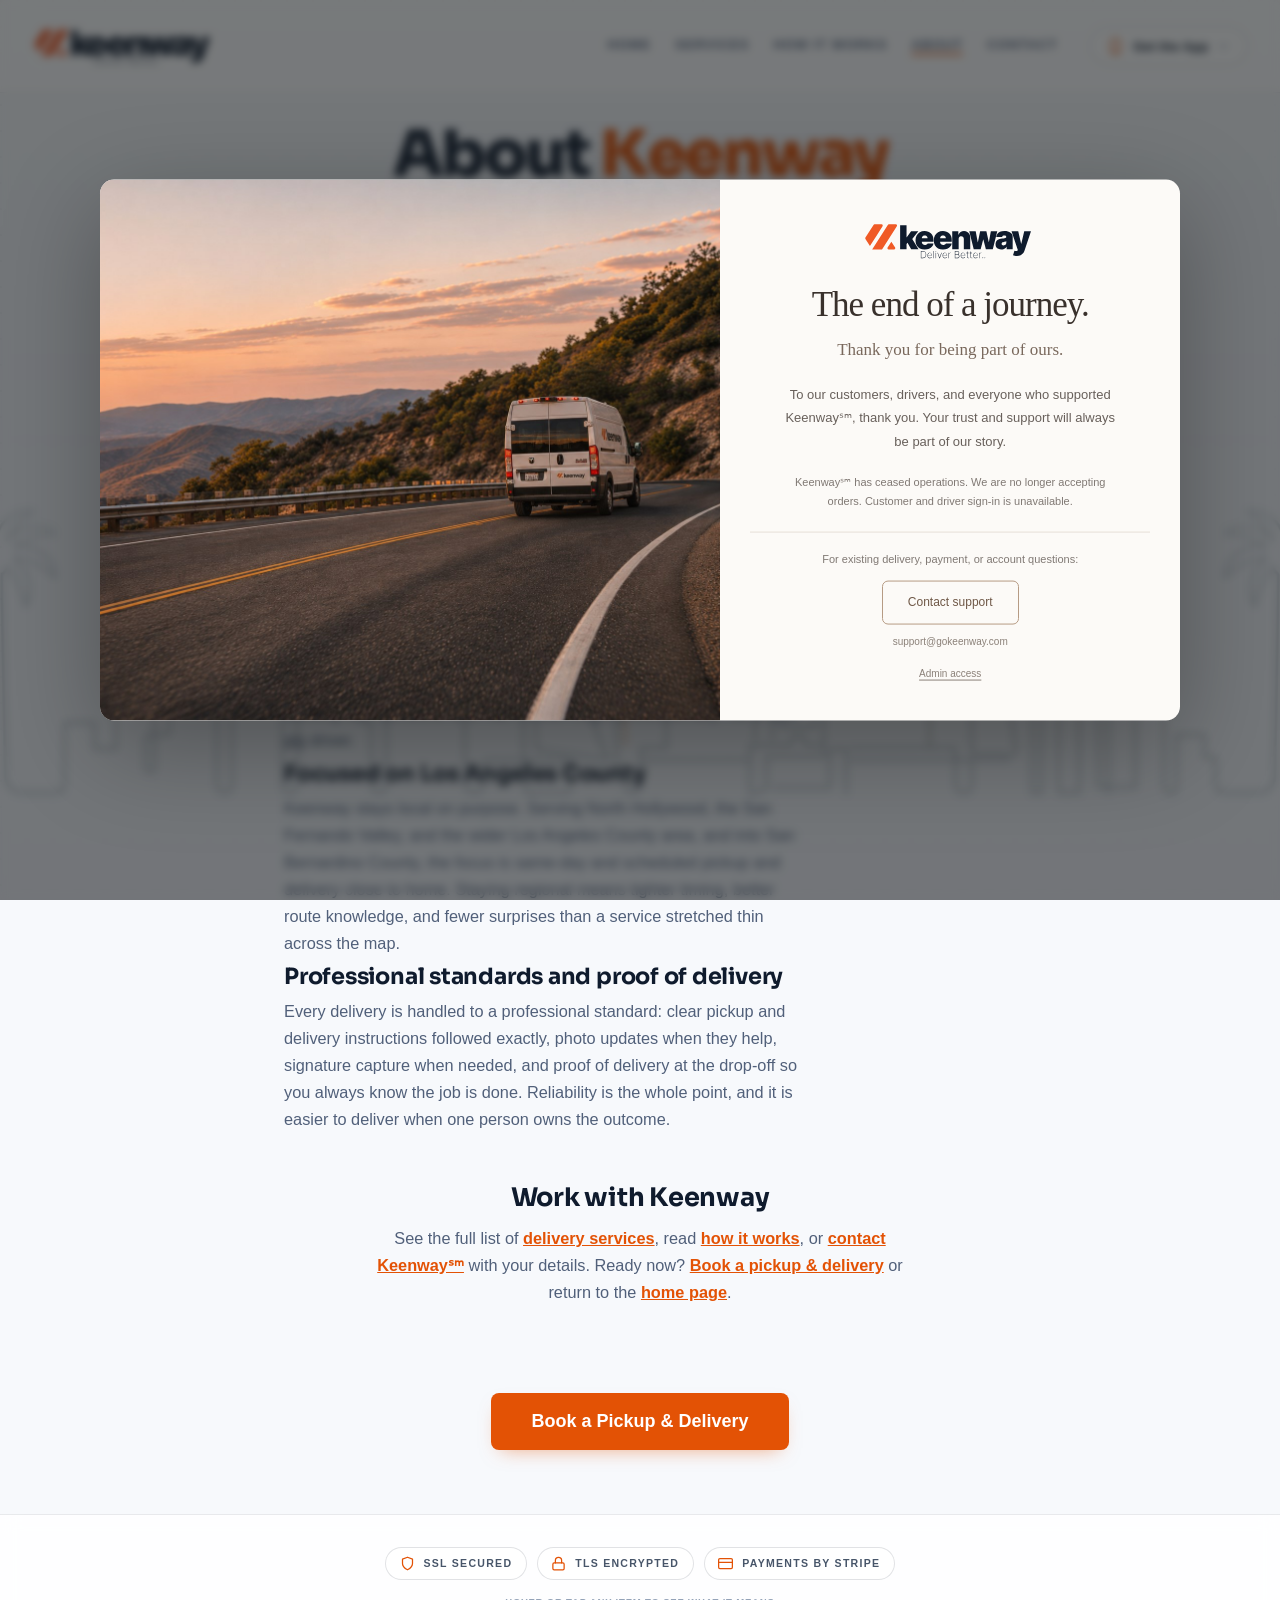
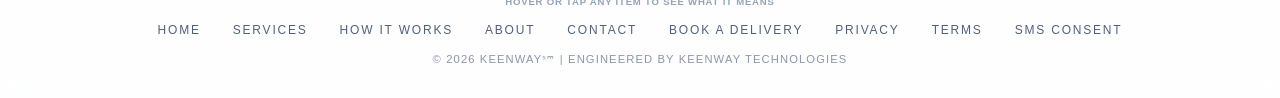
<file: about.html>
<!doctype html>
<html lang="en">
  <head>
    <meta charset="UTF-8" />
    <meta
      name="viewport"
      content="width=device-width, initial-scale=1.0, maximum-scale=5.0, user-scalable=yes"
    />
    <meta name="apple-mobile-web-app-capable" content="yes" />
    <meta
      name="apple-mobile-web-app-status-bar-style"
      content="black-translucent"
    />
    <title>About Keenwayˢᵐ | Owner-Operated Delivery Service</title>
    <meta name="description" content="Learn about Keenway LLC, an owner-operated Los Angeles County delivery service built on CDL freight experience, reliable communication, and professional pickup and delivery service." />
    <link rel="canonical" href="https://www.gokeenway.com/about" />
    <meta name="robots" content="index, follow" />
    <meta property="og:type" content="website" />
    <meta property="og:site_name" content="Keenway" />
    <meta property="og:title" content="About Keenwayˢᵐ | Owner-Operated Delivery Service" />
    <meta property="og:description" content="Owner-operated Los Angeles County delivery service built on CDL freight experience and reliable, hands-on communication." />
    <meta property="og:url" content="https://www.gokeenway.com/about" />
    <meta property="og:image" content="https://www.gokeenway.com/keenway-logo-full.png" />
    <meta name="twitter:card" content="summary_large_image" />
    <meta name="twitter:title" content="About Keenwayˢᵐ | Owner-Operated Delivery Service" />
    <meta name="twitter:description" content="Owner-operated Los Angeles County delivery service built on CDL freight experience." />
    <meta name="twitter:image" content="https://www.gokeenway.com/keenway-logo-full.png" />
    <link rel="icon" type="image/png" href="favicon.png" />
    <link rel="preconnect" href="https://fonts.googleapis.com" />
    <link rel="preconnect" href="https://fonts.gstatic.com" crossorigin />
    <link href="https://fonts.googleapis.com/css2?family=Sora:wght@500;600;700;800&display=swap" rel="stylesheet" />
    <!-- Hold first paint until the page is parsed, so navigation swaps whole pages instead of flashing a half-loaded one. -->
    <link rel="expect" href="#site-footer" blocking="render" />
    <!-- The cursor is still over the clicked link when the next page loads; skip header transitions until the page settles so that link does not fade in. -->
    <script>document.documentElement.classList.add("kw-nav-loading");addEventListener("load",function(){requestAnimationFrame(function(){requestAnimationFrame(function(){document.documentElement.classList.remove("kw-nav-loading");});});});</script>
    <style>.kw-nav-loading header *, .kw-nav-loading header *::before, .kw-nav-loading header *::after { transition: none !important; }</style>
    <style>
      :root {
        --brand-orange: #e35205;
        --brand-orange-hover: #c94804;
        --brand-black: #000000;
        --brand-black-hover: #1a1a1a;
        --white: #ffffff;
        --slate-100: #f1f5f9;
        --font-main:
          -apple-system, BlinkMacSystemFont, "Inter", "Segoe UI", Roboto,
          sans-serif;
        --transition: all 0.3s cubic-bezier(0.4, 0, 0.2, 1);
      }

      * {
        margin: 0;
        padding: 0;
        box-sizing: border-box;
        font-family: var(--font-main);
      }

      body {
        position: relative;
        background-color: var(--brand-black);
        min-height: 100vh;
        min-height: 100dvh;
        display: flex;
        flex-direction: column;
        overflow-x: hidden;
        -webkit-font-smoothing: antialiased;
        -moz-osx-font-smoothing: grayscale;
      }

      /* Video Background */
      #bg-video {
        position: fixed;
        top: 0;
        left: 0;
        width: 100%;
        height: 100%;
        object-fit: cover;
        z-index: 0;
        opacity: 0.85;
        filter: contrast(1.1) saturate(1.2) brightness(0.9);
        animation: cinematicZoom 60s ease-in-out infinite alternate;
      }

      @keyframes cinematicZoom {
        from {
          transform: scale(1);
        }
        to {
          transform: scale(1.1);
        }
      }

      /* Secondary video for crossfade */
      #bg-video-2 {
        position: fixed;
        top: 0;
        left: 0;
        width: 100%;
        height: 100%;
        object-fit: cover;
        z-index: 0;
        opacity: 0;
        filter: contrast(1.1) saturate(1.2) brightness(0.9);
        animation: cinematicZoom 60s ease-in-out infinite alternate;
        transition: opacity 2s ease-in-out;
      }

      header {
        position: fixed;
        top: 0;
        left: 0;
        width: 100%;
        padding: 1rem 2rem;
        display: flex;
        justify-content: space-between;
        align-items: center;
        z-index: 100;
        background: rgba(0, 0, 0, 0.4);
        backdrop-filter: blur(20px);
        -webkit-backdrop-filter: blur(20px);
        border-bottom: 1px solid rgba(255, 255, 255, 0.05);
      }

      .logo-link {
        display: flex;
        align-items: center;
        text-decoration: none;
      }

      .logo-img {
        height: 60px;
        width: auto;
      }

      .header-right {
        display: flex;
        align-items: center;
        gap: 2rem;
      }

      .nav-links {
        display: flex;
        gap: 1.5rem;
        align-items: center;
      }

      .nav-link {
        color: rgba(255, 255, 255, 0.72);
        text-decoration: none;
        font-size: 0.82rem;
        font-weight: 600;
        text-transform: uppercase;
        letter-spacing: 0.08em;
        transition: var(--transition);
        position: relative;
        padding-bottom: 3px;
      }

      .nav-link::after {
        content: '';
        position: absolute;
        bottom: 0;
        left: 0;
        width: 0;
        height: 2px;
        background: var(--brand-orange);
        border-radius: 1px;
        transition: width 0.25s ease;
      }

      .nav-link:hover { color: var(--white); }
      .nav-link:hover::after,
      .nav-link--active::after { width: 100%; }
      .nav-link--active { color: var(--brand-orange); }

      .google-play-link {
        display: inline-block;
        text-decoration: none;
      }

      .google-play-badge {
        height: 40px;
        width: auto;
        transition: var(--transition);
      }

      .google-play-link:hover .google-play-badge {
        transform: translateY(-2px);
      }

      .google-play-wrapper {
        display: flex;
        flex-direction: column;
        align-items: center;
        gap: 4px;
      }

      .app-label {
        font-size: 0.6rem;
        font-weight: 700;
        text-transform: uppercase;
        letter-spacing: 0.15em;
        color: rgba(255, 255, 255, 0.55);
      }

      /* ===== Hamburger Button ===== */
      .hamburger-btn {
        display: none;
        flex-direction: column;
        justify-content: center;
        align-items: center;
        gap: 5px;
        width: 40px;
        height: 40px;
        background: rgba(255, 255, 255, 0.07);
        border: 1px solid rgba(255, 255, 255, 0.12);
        border-radius: 8px;
        cursor: pointer;
        transition: var(--transition);
        padding: 0;
        flex-shrink: 0;
      }

      .hamburger-btn:hover {
        background: rgba(255, 255, 255, 0.14);
        border-color: rgba(255, 255, 255, 0.25);
      }

      .hamburger-line {
        display: block;
        width: 18px;
        height: 2px;
        background: var(--white);
        border-radius: 2px;
        transition: var(--transition);
        transform-origin: center;
      }

      .hamburger-btn.is-open .hamburger-line:nth-child(1) {
        transform: translateY(7px) rotate(45deg);
      }
      .hamburger-btn.is-open .hamburger-line:nth-child(2) {
        opacity: 0;
        transform: scaleX(0);
      }
      .hamburger-btn.is-open .hamburger-line:nth-child(3) {
        transform: translateY(-7px) rotate(-45deg);
      }

      /* ===== Mobile Menu ===== */
      .mobile-menu {
        position: absolute;
        top: 100%;
        left: 0;
        right: 0;
        background: rgba(5, 5, 5, 0.96);
        backdrop-filter: blur(24px);
        -webkit-backdrop-filter: blur(24px);
        border-bottom: 1px solid rgba(255, 255, 255, 0.07);
        padding: 0 1.5rem;
        display: flex;
        flex-direction: column;
        gap: 1.25rem;
        max-height: 0;
        overflow: hidden;
        opacity: 0;
        transform: translateY(-6px);
        transition: max-height 0.35s ease, opacity 0.25s ease, transform 0.25s ease, padding 0.35s ease;
        pointer-events: none;
      }

      .mobile-menu.is-open {
        max-height: 400px;
        opacity: 1;
        transform: translateY(0);
        padding: 1.5rem 1.5rem 2rem;
        pointer-events: auto;
      }

      .mobile-nav {
        display: flex;
        flex-direction: column;
      }

      .mobile-nav-link {
        display: block;
        color: rgba(255, 255, 255, 0.68);
        text-decoration: none;
        font-size: 0.95rem;
        font-weight: 600;
        text-transform: uppercase;
        letter-spacing: 0.1em;
        padding: 1rem 0;
        border-bottom: 1px solid rgba(255, 255, 255, 0.07);
        transition: color 0.2s ease, padding-left 0.2s ease;
      }

      .mobile-nav-link:last-child { border-bottom: none; }

      .mobile-nav-link:hover,
      .mobile-nav-link--active {
        color: var(--brand-orange);
        padding-left: 4px;
      }

      .mobile-play-wrapper {
        display: flex;
        flex-direction: column;
        align-items: flex-start;
        gap: 8px;
        padding-top: 0.25rem;
      }

      .mobile-play-badge { height: 44px !important; }

      .container {
        flex: 1;
        display: flex;
        flex-direction: column;
        align-items: center;
        position: relative;
        z-index: 10;
        padding-top: 120px;
        padding-bottom: 4rem;
        width: 100%;
      }

      /* Page Content Styling */
      .page-header {
        text-align: center;
        margin-bottom: 4rem;
        max-width: 800px;
        padding: 0 1.5rem;
      }

      h1 {
        font-size: clamp(2.5rem, 6vw, 4rem);
        font-weight: 900;
        line-height: 1.1;
        letter-spacing: -0.04em;
        margin-bottom: 1.5rem;
        color: var(--white);
        text-shadow: 0 4px 12px rgba(0, 0, 0, 0.8);
      }

      .subtext {
        font-size: clamp(1rem, 1.8vw, 1.25rem);
        color: rgba(255, 255, 255, 0.8);
        line-height: 1.6;
        font-weight: 400;
        text-shadow: 0 2px 8px rgba(0, 0, 0, 0.8);
      }
      
      .brand-highlight {
        color: var(--brand-orange);
      }

      .steps-container {
        width: 100%;
        max-width: 760px;
        margin: 0 auto;
        padding: 0 1.5rem;
        list-style: none;
      }

      .step {
        position: relative;
        display: grid;
        grid-template-columns: 60px 1fr;
        gap: 1.75rem;
        padding-bottom: 2.75rem;
      }

      .step:last-child {
        padding-bottom: 0;
      }

      /* dashed route connector, echoes the skyline delivery line */
      .step:not(:last-child)::before {
        content: "";
        position: absolute;
        top: 64px;
        bottom: 0.25rem;
        left: 30px;
        border-left: 2px dashed rgba(227, 82, 5, 0.35);
      }

      .step-marker {
        position: relative;
        z-index: 1;
      }

      .step-num {
        width: 60px;
        height: 60px;
        border-radius: 50%;
        display: grid;
        place-items: center;
        font-family: "Sora", ui-sans-serif, system-ui, sans-serif;
        font-size: 1.45rem;
        font-weight: 700;
        color: var(--brand-orange);
        background: #ffffff;
        border: 1px solid rgba(15, 27, 45, 0.12);
        box-shadow: 0 1px 2px rgba(15, 27, 45, 0.05);
        transition: transform 0.35s cubic-bezier(0.16, 1, 0.3, 1),
          background 0.35s ease, color 0.35s ease, box-shadow 0.35s ease,
          border-color 0.35s ease;
      }

      .step:hover .step-num {
        background: var(--brand-orange);
        color: #ffffff;
        border-color: var(--brand-orange);
        transform: translateY(-3px) scale(1.05);
        box-shadow: 0 14px 28px -10px rgba(227, 82, 5, 0.6);
      }

      .step-body {
        padding-top: 0.35rem;
      }

      .step-title {
        font-size: 1.4rem;
        font-weight: 700;
        color: #0f1b2d;
        margin-bottom: 0.5rem;
        letter-spacing: -0.01em;
      }

      .step-desc {
        font-size: 1.02rem;
        color: #51607a;
        line-height: 1.65;
        max-width: 58ch;
      }
      
      .cta-container {
        margin-top: 4rem;
        text-align: center;
      }
      
      .btn-main {
        display: inline-flex;
        align-items: center;
        justify-content: center;
        text-align: center;
        background-color: var(--brand-orange);
        color: var(--white);
        padding: 1.1rem 2.5rem;
        border-radius: 8px;
        font-weight: 700;
        text-decoration: none;
        font-size: 1.125rem;
        transition: var(--transition);
        box-shadow: 0 10px 25px -5px rgba(227, 82, 5, 0.4);
      }
      
      .btn-main:hover {
        background-color: var(--brand-orange-hover);
        transform: scale(1.02);
        box-shadow: 0 15px 30px -5px rgba(227, 82, 5, 0.5);
      }

      footer {
        padding: 2rem;
        display: flex;
        flex-direction: column;
        align-items: center;
        gap: 1rem;
        z-index: 10;
        position: relative;
        background: rgba(0,0,0,0.6);
        backdrop-filter: blur(10px);
        margin-top: auto;
      }

      .footer-links {
        display: flex;
        gap: 2rem;
      }

      .footer-links a {
        color: rgba(255, 255, 255, 0.4);
        text-decoration: none;
        font-size: 0.75rem;
        font-weight: 500;
        text-transform: uppercase;
        letter-spacing: 0.15em;
        transition: var(--transition);
      }

      .footer-links a:hover {
        color: var(--brand-orange);
      }

      .copyright {
        color: rgba(255, 255, 255, 0.3);
        font-size: 0.7rem;
        letter-spacing: 0.1em;
        font-weight: 400;
        text-transform: uppercase;
      }
      
      .video-credits {
        position: relative;
        z-index: 50;
        font-size: 0.6rem;
        color: rgba(255, 255, 255, 0.3);
        text-align: center;
        line-height: 1.4;
        text-transform: uppercase;
        letter-spacing: 0.1em;
      }
      
      .video-credits a {
        color: rgba(255, 255, 255, 0.4);
        text-decoration: underline;
        transition: var(--transition);
      }
      
      .video-credits a:hover {
        color: var(--white);
      }

      /* ===== Scroll-triggered Animations ===== */

      .hero-animate {
        opacity: 1;
        transform: none;
      }

      .hero-animate.is-visible {
        opacity: 1;
        transform: translateY(0);
      }

      .scroll-animate {
        opacity: 1;
        transform: none;
      }

      .scroll-animate.is-visible {
        opacity: 1;
        transform: translateY(0);
      }

      /* Button press feedback */
      .btn-main:active {
        transform: scale(0.95) !important;
      }

      /* Responsive Logic */
      @media (max-width: 768px) {
        header {
          padding: 1rem 1.5rem;
        }

        .header-right { gap: 0.75rem; }
        .nav-links,
        .google-play-wrapper, .app-menu { display: none; }
        .hamburger-btn { display: flex; }
        
        .container {
          padding-top: 100px;
        }

        .page-header {
           margin-bottom: 2.5rem;
        }
      }

      @media (max-width: 480px) {
        .logo-img { height: 40px; }
        .google-play-badge { height: 32px; }
        .step { grid-template-columns: 48px 1fr; gap: 1.25rem; }
        .step:not(:last-child)::before { left: 24px; top: 52px; }
        .step-num { width: 48px; height: 48px; font-size: 1.2rem; }
        .step-title { font-size: 1.2rem; }
        .step-desc { font-size: 0.95rem; }
      }
      /* ===== Light techy-clean theme override ===== */
      #bg-skyline {
        position: fixed; left: 0; right: 0; bottom: 0; height: 30vh;
        opacity: 0.38; z-index: 0; pointer-events: none;
      }
      #bg-skyline .skyline-art {
        position: absolute; bottom: 0; left: 50%; transform: translateX(-50%);
        width: min(1500px, 132%); height: auto;
        mix-blend-mode: multiply;
        -webkit-mask-image: linear-gradient(to top, #000 28%, transparent 72%);
        mask-image: linear-gradient(to top, #000 28%, transparent 72%);
      }
      @media (max-width: 480px) { #bg-skyline { height: 22vh; opacity: 0.3; } }
      body {
        color: #0f1b2d;
        background-color: #f7f9fc;
        background-image:
          radial-gradient(circle at 1px 1px, rgba(15,27,45,0.05) 1px, transparent 0),
          linear-gradient(180deg, #f7f9fc 0%, #eaeef6 100%);
        background-size: 26px 26px, 100% 100%;
        background-attachment: fixed;
      }
      header { background: rgba(255,255,255,0.82); border-bottom: 1px solid rgba(15,27,45,0.09); }
      .nav-link { color: #51607a; }
      .nav-link:hover { color: #0f1b2d; }
      .app-label { color: #8a96aa; }
      .hamburger-btn { background: rgba(15,27,45,0.04); border: 1px solid rgba(15,27,45,0.14); }
      .hamburger-btn:hover { background: rgba(15,27,45,0.08); border-color: #e35205; }
      .hamburger-line { background: #0f1b2d; }
      .mobile-menu { background: rgba(255,255,255,0.97); border-bottom: 1px solid rgba(15,27,45,0.09); }
      .mobile-nav-link { color: #51607a; border-bottom: 1px solid rgba(15,27,45,0.09); }
      h1, .page-header h1 { color: #0f1b2d; text-shadow: none; }
      .subtext { color: #51607a; text-shadow: none; }
      .btn-main { box-shadow: 0 8px 20px -10px rgba(227,82,5,0.55); }
      footer { background: rgba(255,255,255,0.85); border-top: 1px solid rgba(15,27,45,0.09); }
      .footer-links a { color: #51607a; }
      .footer-links a:hover { color: #e35205; }
      .copyright { color: #8a96aa; }
          /* Display font for headings */
      h1, h2, h3, h1 span, h2 span, h3 span, .accent, .brand-highlight,
      .features-headline, .quote-heading, .feature-title,
      .step-title, .card-title {
        font-family: "Sora", ui-sans-serif, system-ui, -apple-system, sans-serif;
      }
          /* Logo: bigger + animated chevron */
      .logo-svg { display: block; }
      @keyframes logoIn {
        from { opacity: 0; transform: translateX(-12px); }
        to { opacity: 1; transform: translateX(0); }
      }
      .logo-svg { animation: none; }
      .logo-mark {
        transform-box: fill-box;
        transform-origin: center;
        transition: transform 0.4s cubic-bezier(0.16, 1, 0.3, 1);
      }
      .logo-link:hover .logo-mark { transform: translateX(7px); }
      @media (prefers-reduced-motion: reduce) {
        .logo-svg { animation: none; }
        .logo-link:hover .logo-mark { transform: none; }
      }
          /* ===== Get-the-App dropdown ===== */
      .app-menu { position: relative; }
      .app-menu-trigger {
        display: inline-flex; align-items: center; gap: 0.55rem;
        padding: 0.6rem 1.05rem; background: #ffffff;
        border: 1px solid rgba(15,27,45,0.14); border-radius: 999px;
        color: #0f1b2d; font-size: 0.82rem; font-weight: 600;
        letter-spacing: 0.01em; cursor: pointer; transition: var(--transition);
        box-shadow: 0 1px 2px rgba(15,27,45,0.04);
      }
      .app-menu-trigger:hover { transform: translateY(-1px); box-shadow: 0 8px 18px -10px rgba(15,27,45,0.22); }
      .app-menu-trigger:active { transform: translateY(0); }
      .app-menu-icon { width: 17px; height: 17px; color: var(--brand-orange); flex-shrink: 0; }
      .app-menu-chevron { width: 13px; height: 13px; color: #8a96aa; transition: transform 0.3s cubic-bezier(0.16,1,0.3,1); }
      .app-menu.is-open .app-menu-chevron { transform: rotate(180deg); }
      .app-menu-panel {
        position: absolute; top: calc(100% + 0.75rem); right: 0; width: 264px;
        padding: 1rem 1rem 0.85rem; background: #ffffff; border: 1px solid rgba(15,27,45,0.09);
        border-radius: 22px;
        box-shadow: 0 24px 48px -20px rgba(15,27,45,0.26), 0 2px 6px rgba(15,27,45,0.05), inset 0 1px 0 rgba(255,255,255,0.6);
        display: flex; flex-direction: column; gap: 0.85rem;
        opacity: 0; transform: translateY(-8px) scale(0.97); transform-origin: top right;
        pointer-events: none;
        transition: opacity 0.26s cubic-bezier(0.16,1,0.3,1), transform 0.26s cubic-bezier(0.16,1,0.3,1);
        z-index: 120;
      }
      .app-menu.is-open .app-menu-panel { opacity: 1; transform: translateY(0) scale(1); pointer-events: auto; }
      .app-menu-item { display: flex; flex-direction: column; align-items: center; gap: 0.5rem; padding: 0.75rem 0.5rem; border-radius: 16px; text-decoration: none; transition: background 0.2s ease; }
      .app-menu-item:hover { background: #f7f9fc; }
      .app-menu-item-label { font-size: 0.62rem; font-weight: 700; text-transform: uppercase; letter-spacing: 0.16em; color: #8a96aa; }
      .app-menu-badge { height: 42px; width: auto; display: block; }
      .app-menu-note { margin: 0; padding-top: 0.85rem; border-top: 1px solid rgba(15,27,45,0.09); font-size: 0.58rem; font-weight: 600; text-transform: uppercase; letter-spacing: 0.1em; line-height: 1.5; color: #8a96aa; text-align: center; }
        </style>
  <link rel="stylesheet" href="/closure-modal.css?v=farewell-1">
<script src="/closure-modal.js" defer></script>
</head>
  <body>
    <div id="bg-skyline" aria-hidden="true"><img src="home-icons/la-skyline-art.png" alt="" class="skyline-art" /></div>

    <header id="site-header">
      <a href="/" class="logo-link">
        <svg class="logo-img logo-svg" viewBox="0 0 900 293" xmlns="http://www.w3.org/2000/svg" role="img" aria-label="Keenway"><path class="logo-mark" fill="#f05a26" fill-rule="evenodd" d="M35.89,177c21.74-33.99,43.49-67.99,65.23-101.98,2.64-4.12-.32-9.52-5.21-9.52h-36.3c-2.11,0-4.07,1.07-5.21,2.85L12.53,133.82c-1.3,2.03-1.3,4.63,0,6.66l23.36,36.52h0ZM47.34,194.92h47.6c2.11,0,4.07-1.07,5.21-2.85l74.86-117.05c2.64-4.12-.32-9.52-5.21-9.52h-36.3c-2.11,0-4.07,1.07-5.21,2.85l-80.95,126.56h.01ZM146.73,155.07l-19.4,30.33c-2.64,4.12.32,9.52,5.21,9.52h28.38c4.88,0,7.84-5.4,5.21-9.52l-19.4-30.33h-.01Z"/>
  
  <g>
    <g>
      <path fill="#0f1b2d" d="M622.82,235.5v-.52h3.62v.52h-1.52v4.31h-.59v-4.31h-1.52,0Z"/>
      <path fill="#0f1b2d" d="M627.02,234.98h.7l1.65,4.02h.06l1.65-4.02h.7v4.84h-.55v-3.67h-.05l-1.51,3.67h-.53l-1.51-3.67h-.05v3.67h-.55v-4.84h0Z"/>
    </g>
    <g>
      <path fill="#0f1b2d" d="M309.57,239.81h-10.24v-36.94h11.04c3.47,0,6.43.73,8.9,2.2,2.46,1.46,4.36,3.57,5.67,6.3,1.31,2.74,1.97,6.02,1.95,9.84,0,3.91-.7,7.25-2.05,10.02s-3.33,4.9-5.89,6.37c-2.58,1.47-5.69,2.21-9.36,2.21h0ZM301.58,237.72h7.9c3.29,0,6.07-.66,8.33-1.98,2.26-1.31,3.97-3.21,5.13-5.67,1.16-2.46,1.74-5.42,1.72-8.85,0-3.39-.56-6.3-1.68-8.72s-2.74-4.28-4.88-5.58c-2.14-1.3-4.75-1.95-7.84-1.95h-8.7v32.76h.02Z"/>
      <path fill="#0f1b2d" d="M345.72,240.39c-2.5,0-4.68-.62-6.53-1.85-1.85-1.24-3.28-2.93-4.29-5.09-1.01-2.15-1.51-4.61-1.51-7.36s.51-5.23,1.52-7.39,2.41-3.87,4.19-5.12,3.81-1.88,6.09-1.88c1.55,0,3.02.31,4.41.93,1.39.62,2.62,1.51,3.68,2.68s1.9,2.58,2.51,4.22c.61,1.65.91,3.5.91,5.55v1.37h-21.93v-2h19.73c0-2.01-.41-3.82-1.23-5.43-.81-1.61-1.93-2.89-3.33-3.84s-2.98-1.42-4.75-1.42-3.48.52-4.91,1.54c-1.44,1.03-2.58,2.41-3.41,4.16-.84,1.75-1.27,3.69-1.31,5.84v.9c0,2.31.41,4.38,1.21,6.21.81,1.84,1.98,3.28,3.49,4.35s3.33,1.6,5.45,1.6c1.51,0,2.81-.26,3.89-.76,1.07-.51,1.95-1.13,2.64-1.87.68-.73,1.21-1.45,1.55-2.13l2,.81c-.42.92-1.07,1.85-1.95,2.77s-2,1.69-3.36,2.3-2.94.92-4.77.92h0Z"/>
      <path fill="#0f1b2d" d="M366.49,202.87v36.94h-2.2v-36.94h2.2Z"/>
      <path fill="#0f1b2d" d="M376.83,207.2c-.48,0-.9-.17-1.26-.51-.36-.33-.53-.75-.53-1.22s.17-.89.52-1.23c.35-.33.77-.51,1.26-.51s.9.17,1.26.51c.36.34.53.75.53,1.23s-.17.89-.52,1.22c-.35.34-.77.51-1.26.51ZM375.73,239.81v-27.7h2.18v27.7h-2.18Z"/>
      <path fill="#0f1b2d" d="M407.41,212.1l-10.01,27.7h-2.49l-10.01-27.7h2.36l8.8,24.87h.18l8.8-24.87h2.36,0Z"/>
      <path fill="#0f1b2d" d="M424.07,240.39c-2.5,0-4.68-.62-6.53-1.85-1.85-1.24-3.28-2.93-4.29-5.09-1.01-2.15-1.51-4.61-1.51-7.36s.51-5.23,1.52-7.39,2.41-3.87,4.19-5.12,3.81-1.88,6.09-1.88c1.55,0,3.02.31,4.41.93,1.39.62,2.62,1.51,3.68,2.68s1.9,2.58,2.51,4.22c.61,1.65.91,3.5.91,5.55v1.37h-21.93v-2h19.73c0-2.01-.41-3.82-1.23-5.43-.81-1.61-1.93-2.89-3.33-3.84s-2.98-1.42-4.75-1.42-3.48.52-4.91,1.54c-1.44,1.03-2.58,2.41-3.41,4.16-.84,1.75-1.27,3.69-1.31,5.84v.9c0,2.31.41,4.38,1.21,6.21.81,1.84,1.98,3.28,3.49,4.35s3.33,1.6,5.45,1.6c1.51,0,2.81-.26,3.89-.76,1.07-.51,1.95-1.13,2.64-1.87.68-.73,1.21-1.45,1.55-2.13l2,.81c-.42.92-1.07,1.85-1.95,2.77s-2,1.69-3.36,2.3-2.94.92-4.77.92h0Z"/>
      <path fill="#0f1b2d" d="M442.65,239.81v-27.7h2.14v4.33h.2c.6-1.42,1.62-2.56,3.05-3.42s3.06-1.29,4.89-1.29h.57c.19,0,.37,0,.54.02v2.22c-.14,0-.32-.03-.52-.07-.2-.03-.44-.04-.73-.04-1.54,0-2.91.33-4.11.99s-2.14,1.57-2.83,2.74c-.68,1.16-1.03,2.49-1.03,3.97v18.26h-2.2.02Z"/>
      <path fill="#0f1b2d" d="M475.02,239.81v-36.94h12c2.24,0,4.12.4,5.66,1.19s2.71,1.9,3.51,3.33,1.2,3.09,1.2,5c0,1.49-.24,2.81-.72,3.97s-1.15,2.11-2.01,2.86c-.86.75-1.87,1.27-3.02,1.56v.22c1.27.1,2.46.54,3.55,1.32,1.1.79,1.98,1.85,2.64,3.2.67,1.35,1,2.92,1,4.71,0,1.89-.41,3.55-1.21,4.99-.81,1.44-2.02,2.56-3.63,3.38s-3.61,1.21-5.99,1.21h-12.97,0ZM477.28,220.03h10.52c1.57,0,2.91-.34,4.02-1.03,1.1-.68,1.95-1.6,2.53-2.76.58-1.16.87-2.44.87-3.84,0-2.29-.71-4.09-2.13-5.43s-3.44-2-6.06-2h-9.74v15.06h0ZM477.28,237.72h10.72c2.78,0,4.91-.7,6.41-2.1s2.24-3.19,2.24-5.4c0-1.55-.37-2.94-1.09-4.17-.73-1.23-1.74-2.19-3.02-2.91-1.29-.71-2.78-1.07-4.47-1.07h-10.78v15.64h0Z"/>
      <path fill="#0f1b2d" d="M517.75,240.39c-2.5,0-4.68-.62-6.53-1.85-1.85-1.24-3.28-2.93-4.29-5.09-1.01-2.15-1.51-4.61-1.51-7.36s.51-5.23,1.52-7.39,2.41-3.87,4.19-5.12,3.81-1.88,6.09-1.88c1.55,0,3.02.31,4.41.93,1.39.62,2.62,1.51,3.68,2.68s1.9,2.58,2.51,4.22.91,3.5.91,5.55v1.37h-21.93v-2h19.73c0-2.01-.41-3.82-1.23-5.43-.81-1.61-1.93-2.89-3.33-3.84s-2.98-1.42-4.75-1.42-3.48.52-4.91,1.54c-1.44,1.03-2.58,2.41-3.41,4.16s-1.27,3.69-1.31,5.84v.9c0,2.31.41,4.38,1.21,6.21.81,1.84,1.98,3.28,3.49,4.35s3.33,1.6,5.45,1.6c1.51,0,2.81-.26,3.88-.76s1.95-1.13,2.64-1.87c.68-.73,1.21-1.45,1.55-2.13l2,.81c-.42.92-1.07,1.85-1.95,2.77s-2,1.69-3.36,2.3-2.94.92-4.77.92h0Z"/>
      <path fill="#0f1b2d" d="M546.12,212.1v1.97h-12.1v-1.97h12.1ZM538.12,205.47h2.18v27.79c0,1.13.22,2.05.66,2.77.44.71,1.01,1.25,1.73,1.59s1.48.52,2.3.52c.4,0,.74-.03,1.04-.09s.57-.14.84-.23l.54,2c-.34.12-.71.22-1.12.32-.41.09-.89.13-1.45.13-1.16,0-2.24-.26-3.28-.77s-1.86-1.27-2.49-2.25c-.64-.99-.96-2.18-.96-3.57v-28.19h0Z"/>
      <path fill="#0f1b2d" d="M564.06,212.1v1.97h-12.1v-1.97h12.1ZM556.06,205.47h2.18v27.79c0,1.13.22,2.05.66,2.77.44.71,1.01,1.25,1.73,1.59s1.48.52,2.3.52c.4,0,.74-.03,1.04-.09s.57-.14.84-.23l.54,2c-.34.12-.71.22-1.12.32-.41.09-.89.13-1.45.13-1.16,0-2.24-.26-3.28-.77s-1.86-1.27-2.49-2.25c-.64-.99-.96-2.18-.96-3.57v-28.19h0Z"/>
      <path fill="#0f1b2d" d="M582.74,240.39c-2.5,0-4.68-.62-6.53-1.85-1.85-1.24-3.28-2.93-4.29-5.09s-1.51-4.61-1.51-7.36.51-5.23,1.52-7.39,2.41-3.87,4.19-5.12c1.78-1.25,3.81-1.88,6.09-1.88,1.55,0,3.02.31,4.41.93s2.62,1.51,3.68,2.68c1.06,1.16,1.9,2.58,2.51,4.22s.91,3.5.91,5.55v1.37h-21.93v-2h19.73c0-2.01-.41-3.82-1.22-5.43s-1.93-2.89-3.33-3.84-2.98-1.42-4.75-1.42-3.48.52-4.91,1.54c-1.44,1.03-2.58,2.41-3.41,4.16-.84,1.75-1.27,3.69-1.31,5.84v.9c0,2.31.41,4.38,1.21,6.21.81,1.84,1.98,3.28,3.49,4.35s3.33,1.6,5.45,1.6c1.51,0,2.81-.26,3.88-.76s1.95-1.13,2.64-1.87c.68-.73,1.21-1.45,1.55-2.13l2,.81c-.42.92-1.07,1.85-1.95,2.77s-2,1.69-3.36,2.3-2.94.92-4.77.92h0Z"/>
      <path fill="#0f1b2d" d="M601.32,239.81v-27.7h2.14v4.33h.2c.6-1.42,1.61-2.56,3.05-3.42,1.43-.86,3.06-1.29,4.89-1.29h.57c.19,0,.37,0,.54.02v2.22c-.14,0-.32-.03-.52-.07-.2-.03-.44-.04-.73-.04-1.54,0-2.91.33-4.11.99-1.2.67-2.14,1.57-2.83,2.74-.68,1.16-1.03,2.49-1.03,3.97v18.26h-2.2.02Z"/>
      <path fill="#0f1b2d" d="M617.51,240.04c-.54,0-1-.19-1.38-.57-.38-.38-.57-.84-.57-1.37s.19-.99.57-1.37.84-.57,1.37-.57.99.19,1.37.57.57.84.57,1.37c0,.36-.08.69-.26.98-.17.29-.41.53-.71.71-.29.17-.62.26-.98.26h0Z"/>
    </g>
  </g>
  <g>
    <polygon fill="#0f1b2d" points="286.12 101.05 248.82 101.05 226.44 132.1 225.23 132.1 225.23 70.25 192.02 70.25 192.02 193.47 225.23 193.47 225.23 167.26 230.21 160.91 249.06 193.47 287.09 193.47 254.69 141.55 286.12 101.05"/>
    <path fill="#0f1b2d" d="M352.01,112.51c-4.01-4.11-8.84-7.25-14.5-9.42-5.66-2.17-11.97-3.25-18.95-3.25-9.55,0-17.83,1.99-24.85,5.96-7.02,3.97-12.45,9.53-16.31,16.67-3.85,7.14-5.78,15.48-5.78,25.03s1.92,18.48,5.75,25.6c3.83,7.12,9.31,12.58,16.43,16.37,7.12,3.79,15.61,5.69,25.48,5.69,8.54,0,16.01-1.29,22.41-3.88,6.4-2.59,11.54-6.24,15.43-10.95,3.89-4.71,6.36-10.28,7.4-16.7h-30.32c-.64,1.73-1.65,3.2-3.01,4.42-1.36,1.22-3,2.16-4.9,2.8-1.91.64-4,.96-6.29.96-3.29,0-6.1-.66-8.42-1.99-2.33-1.32-4.11-3.15-5.36-5.48-1.24-2.33-1.87-4.97-1.87-7.94v-1.44h60.17v-7.7c0-7.34-1.08-13.94-3.25-19.79-2.17-5.86-5.26-10.84-9.27-14.95ZM304.36,136.67c.08-2.69.79-5.03,2.14-7.04,1.34-2.01,3.14-3.58,5.38-4.72,2.25-1.14,4.71-1.72,7.4-1.72s5.24.57,7.43,1.72c2.19,1.14,3.93,2.73,5.23,4.75,1.3,2.03,1.98,4.36,2.02,7.01h-29.6Z"/>
    <path fill="#0f1b2d" d="M446.54,112.51c-4.01-4.11-8.84-7.25-14.5-9.42-5.66-2.17-11.97-3.25-18.95-3.25-9.55,0-17.83,1.99-24.85,5.96-7.02,3.97-12.45,9.53-16.31,16.67-3.85,7.14-5.78,15.48-5.78,25.03s1.92,18.48,5.75,25.6c3.83,7.12,9.31,12.58,16.43,16.37,7.12,3.79,15.61,5.69,25.48,5.69,8.54,0,16.01-1.29,22.41-3.88,6.4-2.59,11.54-6.24,15.43-10.95,3.89-4.71,6.36-10.28,7.4-16.7h-30.32c-.64,1.73-1.65,3.2-3.01,4.42-1.36,1.22-3,2.16-4.9,2.8-1.91.64-4,.96-6.29.96-3.29,0-6.1-.66-8.42-1.99-2.33-1.32-4.11-3.15-5.36-5.48-1.24-2.33-1.87-4.97-1.87-7.94v-1.44h60.17v-7.7c0-7.34-1.08-13.94-3.25-19.79-2.17-5.86-5.26-10.84-9.27-14.95ZM398.89,136.67c.08-2.69.79-5.03,2.14-7.04,1.34-2.01,3.14-3.58,5.38-4.72,2.25-1.14,4.71-1.72,7.4-1.72s5.24.57,7.43,1.72c2.19,1.14,3.93,2.73,5.23,4.75,1.3,2.03,1.98,4.36,2.02,7.01h-29.6Z"/>
    <path fill="#0f1b2d" d="M539.52,104.33c-4.83-2.99-10.52-4.48-17.06-4.48s-12.71,1.66-17.78,4.99c-5.07,3.33-8.61,7.92-10.62,13.78h-.96v-17.57h-31.53v92.42h33.21v-51.99c.04-3.05.6-5.67,1.68-7.85,1.08-2.19,2.64-3.87,4.66-5.05,2.02-1.18,4.4-1.78,7.13-1.78,4.17,0,7.43,1.3,9.78,3.91,2.35,2.61,3.5,6.2,3.46,10.77v51.99h33.21v-58.97c.04-6.7-1.27-12.65-3.94-17.87-2.67-5.21-6.42-9.32-11.25-12.3Z"/>
    <polygon fill="#0f1b2d" points="661.31 101.05 651.2 156.89 650.48 156.89 638.21 101.05 605.96 101.05 594.16 157.37 593.44 157.37 582.85 101.05 549.64 101.05 572.74 193.47 608.61 193.47 621.6 143.89 622.56 143.89 635.56 193.47 671.42 193.47 694.53 101.05 661.31 101.05"/>
    <path fill="#0f1b2d" d="M762.8,108.6c-3.69-2.75-8.16-4.89-13.42-6.44-5.26-1.54-11.19-2.32-17.81-2.32-9.19,0-16.85,1.43-22.98,4.3-6.14,2.87-10.8,6.68-13.99,11.43-3.19,4.75-4.98,9.94-5.38,15.55h30.57c.4-2.85,1.59-4.96,3.58-6.35s4.56-2.08,7.73-2.08c2.89,0,5.25.64,7.1,1.92,1.84,1.28,2.77,3.13,2.77,5.54v.24c0,1.77-.7,3.18-2.11,4.24-1.4,1.06-3.68,1.89-6.83,2.47-3.15.58-7.31,1.07-12.49,1.47-4.77.36-9.22,1.14-13.33,2.35-4.11,1.2-7.71,2.95-10.8,5.23-3.09,2.29-5.5,5.23-7.22,8.81-1.73,3.59-2.59,7.91-2.59,12.97,0,6.14,1.28,11.19,3.85,15.16,2.57,3.97,6.11,6.93,10.62,8.88,4.51,1.95,9.72,2.92,15.61,2.92,4.01,0,7.69-.48,11.04-1.44,3.35-.96,6.34-2.51,8.97-4.63,2.63-2.13,4.86-4.91,6.71-8.36h.72v13h31.05v-63.3c0-4.29-.97-8.27-2.92-11.94-1.95-3.67-4.76-6.88-8.45-9.63ZM741.2,160.74c0,2.81-.7,5.2-2.11,7.16-1.4,1.96-3.22,3.47-5.44,4.51-2.23,1.04-4.6,1.56-7.13,1.56-2.81,0-5.11-.68-6.92-2.05-1.81-1.36-2.71-3.33-2.71-5.89,0-1.61.39-3.06,1.17-4.36.78-1.3,1.99-2.41,3.61-3.31,1.62-.9,3.72-1.55,6.29-1.96,1.32-.2,2.6-.42,3.82-.66,1.22-.24,2.39-.5,3.49-.78,1.1-.28,2.14-.58,3.13-.9.98-.32,1.92-.66,2.8-1.02v7.7Z"/>
    <path fill="#0f1b2d" d="M833.97,101.05l-15.16,64.02h-.96l-14.92-64.02h-34.66l32.49,96.51-.72,1.69c-.72,1.69-1.9,2.83-3.52,3.43-1.62.6-3.57.76-5.84.48-2.27-.28-4.76-.9-7.49-1.87l-7.22,23.59c2.61,1,5.63,1.79,9.08,2.38s7.08.87,10.89.87c7.74,0,14.2-1.18,19.37-3.55,5.18-2.37,9.36-5.59,12.54-9.66,3.19-4.07,5.63-8.66,7.31-13.75l33.69-100.12h-34.9Z"/>
  </g></svg>
      </a>
      <div class="header-right">
        <nav class="nav-links">
          <a href="/" class="nav-link">Home</a>
          <a href="/services" class="nav-link">Services</a>
          <a href="/how-it-works" class="nav-link">How It Works</a>
          <a href="/about" class="nav-link nav-link--active">About</a>
          <a href="/contact" class="nav-link">Contact</a>
        </nav>
        <div class="app-menu" id="app-menu">
          <button type="button" class="app-menu-trigger" id="app-menu-trigger" aria-haspopup="true" aria-expanded="false" aria-controls="app-menu-panel">
            <svg class="app-menu-icon" viewBox="0 0 24 24" fill="none" stroke="currentColor" stroke-width="2" stroke-linecap="round" stroke-linejoin="round" aria-hidden="true"><rect x="6" y="2" width="12" height="20" rx="2.6" /><line x1="10.5" y1="18" x2="13.5" y2="18" /></svg>
            <span>Get the App</span>
            <svg class="app-menu-chevron" viewBox="0 0 24 24" fill="none" stroke="currentColor" stroke-width="2.5" stroke-linecap="round" stroke-linejoin="round" aria-hidden="true"><path d="m6 9 6 6 6-6" /></svg>
          </button>
          <div class="app-menu-panel" id="app-menu-panel" role="menu" aria-label="Download the Keenway apps">
            <a class="app-menu-item" role="menuitem" href="https://play.google.com/store/apps/details?id=com.gokeenway.customer" target="_blank" rel="noopener noreferrer">
              <span class="app-menu-item-label">Customer App</span>
              <img src="google-play-badge.png" alt="Get it on Google Play, Customer App" class="app-menu-badge" />
            </a>
            <a class="app-menu-item" role="menuitem" href="https://play.google.com/store/apps/details?id=com.gokeenway.driver" target="_blank" rel="noopener noreferrer">
              <span class="app-menu-item-label">Driver App</span>
              <img src="google-play-badge.png" alt="Get it on Google Play, Driver App" class="app-menu-badge" />
            </a>
            <p class="app-menu-note">iOS coming soon to the App Store</p>
          </div>
        </div>
        <button class="hamburger-btn" id="hamburger-btn" aria-label="Toggle menu" aria-expanded="false">
          <span class="hamburger-line"></span>
          <span class="hamburger-line"></span>
          <span class="hamburger-line"></span>
        </button>
      </div>
      <div class="mobile-menu" id="mobile-menu" aria-hidden="true">
        <nav class="mobile-nav">
          <a href="/" class="mobile-nav-link">Home</a>
          <a href="/services" class="mobile-nav-link">Services</a>
          <a href="/how-it-works" class="mobile-nav-link">How It Works</a>
          <a href="/about" class="mobile-nav-link mobile-nav-link--active">About</a>
          <a href="/contact" class="mobile-nav-link">Contact</a>
        </nav>
        <div class="mobile-play-wrapper">
          <span class="app-label">Customer App</span>
          <a href="https://play.google.com/store/apps/details?id=com.gokeenway.customer" target="_blank" rel="noopener noreferrer" class="google-play-link"><img src="google-play-badge.png" alt="Get it on Google Play, Customer App" class="google-play-badge mobile-play-badge" /></a>
          <span class="app-label">Driver App</span>
          <a href="https://play.google.com/store/apps/details?id=com.gokeenway.driver" target="_blank" rel="noopener noreferrer" class="google-play-link"><img src="google-play-badge.png" alt="Get it on Google Play, Driver App" class="google-play-badge mobile-play-badge" /></a>
          <p class="app-label" style="opacity:0.75; margin-top:4px;">iOS coming soon to the App Store</p>
        </div>
      </div>
    </header>

    <div class="container">
      <div class="page-header">
        <h1 class="hero-animate">About <span class="brand-highlight">Keenway</span></h1>
        <p class="subtext hero-animate">
          Keenway<span style="text-transform:none">ˢᵐ</span> is a Los Angeles County delivery service operated by Keenway LLC. Keenway handles your pickup and delivery from start to finish, same-day and scheduled, with direct communication and accountability on every run.
        </p>
      </div>

      <div class="steps-container">

        <div class="step-body scroll-animate">
          <h2 class="step-title">Owner-operated, start to finish</h2>
          <p class="step-desc">
            Keenway is not a faceless middleman handing your job off to whoever is closest. Every booking is planned, loaded, and delivered with care, and confirmed at the drop-off. That means direct communication, accountability on every run, and none of the back-and-forth that comes with large dispatch operations.
          </p>
        </div>

        <div class="step-body scroll-animate">
          <h2 class="step-title">Built on real freight experience</h2>
          <p class="step-desc">
            Keenway is backed by a commercial driving (CDL) background and years of prior freight and LTL experience. That history shows up in the details, secure loading, careful handling of bulky and high-value items, and a realistic read on timing and traffic across Los Angeles. You are working with someone who has moved freight professionally, not a side-gig driver.
          </p>
        </div>

        <div class="step-body scroll-animate">
          <h2 class="step-title">Focused on Los Angeles County</h2>
          <p class="step-desc">
            Keenway stays local on purpose. Serving North Hollywood, the San Fernando Valley, and the wider Los Angeles County area, and into San Bernardino County, the focus is same-day and scheduled pickup and delivery close to home. Staying regional means tighter timing, better route knowledge, and fewer surprises than a service stretched thin across the map.
          </p>
        </div>

        <div class="step-body scroll-animate">
          <h2 class="step-title">Professional standards and proof of delivery</h2>
          <p class="step-desc">
            Every delivery is handled to a professional standard: clear pickup and delivery instructions followed exactly, photo updates when they help, signature capture when needed, and proof of delivery at the drop-off so you always know the job is done. Reliability is the whole point, and it is easier to deliver when one person owns the outcome.
          </p>
        </div>

      </div>

      <div class="page-header" style="margin-top:3rem; margin-bottom:1.5rem;">
        <h2 class="step-title" style="font-size:1.6rem;">Work with Keenway</h2>
        <p class="step-desc" style="margin:0.75rem auto 0;">
          See the full list of <a href="/services" style="color:#e35205; font-weight:600;">delivery services</a>, read
          <a href="/how-it-works" style="color:#e35205; font-weight:600;">how it works</a>, or
          <a href="/contact" style="color:#e35205; font-weight:600;">contact Keenwayˢᵐ</a>
          with your details. Ready now? <a href="/schedule-a-delivery" style="color:#e35205; font-weight:600;">Book a pickup &amp; delivery</a>
          or return to the <a href="/" style="color:#e35205; font-weight:600;">home page</a>.
        </p>
      </div>

      <div class="cta-container scroll-animate">
        <a href="/schedule-a-delivery" class="btn-main">Book a Pickup &amp; Delivery</a>
      </div>
    </div>

    <footer id="site-footer">
      <div class="footer-links">
        <a href="/">Home</a>
        <a href="/services">Services</a>
        <a href="/how-it-works">How It Works</a>
        <a href="/about">About</a>
        <a href="/contact">Contact</a>
        <a href="/schedule-a-delivery">Book a Delivery</a>
        <a href="/privacy">Privacy</a>
        <a href="/terms">Terms</a>
        <a href="/sms-consent">SMS Consent</a>
      </div>
      <div class="copyright" style="white-space: nowrap">
        © 2026 Keenway<span style="text-transform: none">ˢᵐ</span> | Engineered
        by Keenway Technologies
      </div>
    </footer>

    <script>
      // ===== Mobile Menu Toggle =====
      (function () {
        const btn = document.getElementById("hamburger-btn");
        const menu = document.getElementById("mobile-menu");

        btn.addEventListener("click", function (e) {
          e.stopPropagation();
          const open = menu.classList.contains("is-open");
          menu.classList.toggle("is-open", !open);
          btn.classList.toggle("is-open", !open);
          btn.setAttribute("aria-expanded", String(!open));
          menu.setAttribute("aria-hidden", String(open));
        });

        document.addEventListener("click", function (e) {
          if (!document.getElementById("site-header").contains(e.target)) {
            menu.classList.remove("is-open");
            btn.classList.remove("is-open");
            btn.setAttribute("aria-expanded", "false");
            menu.setAttribute("aria-hidden", "true");
          }
        });

        menu.querySelectorAll(".mobile-nav-link").forEach(function (link) {
          link.addEventListener("click", function () {
            menu.classList.remove("is-open");
            btn.classList.remove("is-open");
            btn.setAttribute("aria-expanded", "false");
            menu.setAttribute("aria-hidden", "true");
          });
        });
      })();
    </script>

    <!-- Scroll to Top Button -->
    <style>
      #scroll-to-top {
        position: fixed;
        bottom: 2rem;
        right: 2rem;
        z-index: 100;
        width: 48px;
        height: 48px;
        border-radius: 50%;
        background: #0f172a;
        color: #fff;
        border: 1px solid #334155;
        box-shadow: 0 10px 25px rgba(0,0,0,0.3);
        display: flex;
        align-items: center;
        justify-content: center;
        cursor: pointer;
        opacity: 0;
        transform: translateY(2.5rem);
        pointer-events: none;
        transition: opacity 0.4s ease, transform 0.4s ease, background 0.2s ease, box-shadow 0.2s ease, border-color 0.2s ease;
      }
      #scroll-to-top.visible {
        opacity: 1;
        transform: translateY(0);
        pointer-events: auto;
      }
      #scroll-to-top:hover {
        background: #E35205;
        border-color: #fb923c;
        box-shadow: 0 10px 30px rgba(227,82,5,0.45);
        transform: translateY(-3px) scale(1.1);
      }
      #scroll-to-top svg {
        position: relative;
        z-index: 1;
        animation: sttPulse 2s ease-in-out infinite;
      }
      #scroll-to-top:hover svg {
        animation: none;
      }
      #scroll-to-top .ripple {
        position: absolute;
        inset: 0;
        border-radius: 50%;
        border: 1px solid rgba(255,255,255,0.25);
        opacity: 0;
        pointer-events: none;
      }
      #scroll-to-top .ripple.go {
        animation: sttRipple 0.7s ease-out forwards;
      }
      @keyframes sttRipple {
        0%   { transform: scale(0.9); opacity: 0.6; }
        100% { transform: scale(1.8); opacity: 0; }
      }
      @keyframes sttPulse {
        0%, 100% { opacity: 1; }
        50%       { opacity: 0.45; }
      }
    </style>

    <button id="scroll-to-top" aria-label="Scroll to top">
      <svg xmlns="http://www.w3.org/2000/svg" width="22" height="22" viewBox="0 0 24 24" fill="none" stroke="currentColor" stroke-width="2.5" stroke-linecap="round" stroke-linejoin="round">
        <path d="M18 15l-6-6-6 6"/>
      </svg>
      <span class="ripple"></span>
    </button>

    <script>
      (function () {
        var btn = document.getElementById("scroll-to-top");
        var ripple = btn.querySelector(".ripple");

        window.addEventListener("scroll", function () {
          btn.classList.toggle("visible", window.scrollY > 300);
        });

        btn.addEventListener("click", function () {
          window.scrollTo({ top: 0, behavior: "smooth" });
        });

        btn.addEventListener("mouseenter", function () {
          ripple.classList.remove("go");
          void ripple.offsetWidth;
          ripple.classList.add("go");
        });
        btn.addEventListener("mouseleave", function () {
          ripple.classList.remove("go");
        });
      })();
    </script>

    <script>
      // ===== Navbar scroll transition =====
      (function () {
        var header = document.getElementById("site-header");
        window.addEventListener("scroll", function () {
          var alpha = Math.min(window.scrollY / 120, 1);
          header.style.background = "rgba(255,255,255," + (0.72 + alpha * 0.24) + ")";
          header.style.boxShadow =
            alpha > 0.02 ? "0 6px 24px -16px rgba(15,27,45,0.5)" : "none";
        }, { passive: true });
      })();

      // ===== Hero stagger-in on load =====
      (function () {
        var items = document.querySelectorAll(".hero-animate");
        items.forEach(function (el, i) {
          setTimeout(function () {
            el.classList.add("is-visible");
          }, 80 + i * 120);
        });
      })();

      // ===== Scroll-triggered fade-up for step cards and CTA =====
      (function () {
        var elements = document.querySelectorAll(".scroll-animate");
        if (!elements.length) return;

        var observer = new IntersectionObserver(function (entries) {
          entries.forEach(function (entry) {
            if (entry.isIntersecting) {
              var el = entry.target;
              var delay = parseInt(el.dataset.delay || "0", 10);
              setTimeout(function () {
                el.classList.add("is-visible");
              }, delay);
              observer.unobserve(el);
            }
          });
        }, { rootMargin: "-80px" });

        elements.forEach(function (el, i) {
          el.dataset.delay = String(i * 100);
          observer.observe(el);
        });
      })();

    </script>
      <script>
      (function () {
        var menu = document.getElementById("app-menu");
        var trigger = document.getElementById("app-menu-trigger");
        if (!menu || !trigger) return;
        function setOpen(open){ menu.classList.toggle("is-open", open); trigger.setAttribute("aria-expanded", String(open)); }
        trigger.addEventListener("click", function (e){ e.stopPropagation(); setOpen(!menu.classList.contains("is-open")); });
        document.addEventListener("click", function (e){ if (menu.classList.contains("is-open") && !menu.contains(e.target)) setOpen(false); });
        document.addEventListener("keydown", function (e){ if (e.key === "Escape" && menu.classList.contains("is-open")) { setOpen(false); trigger.focus(); } });
      })();
    </script>
    <link rel="stylesheet" href="/trust-badges.css" />
    <script src="/trust-badges.js" defer></script>
  
<!-- Owner-authorized farewell notice. Existing page remains in the background. -->
<div id="kw-closure-backdrop" class="kwClosureBackdrop" aria-hidden="true"></div>
<dialog id="kw-closure-modal" class="kwClosureModal" tabindex="-1" autofocus open aria-modal="true" aria-labelledby="kw-closure-title" aria-describedby="kw-closure-description">
  <div class="kwClosurePhoto"><img src="/keenway-farewell.jpg" alt="A Keenway van driving away along a winding mountain highway at sunset" width="1448" height="1086" fetchpriority="high"></div>
  <div class="kwClosureMessage">
    <img class="kwClosureLogo" src="/ow-logo-dark.svg" alt="Keenway, Deliver Better" width="220" height="72">
    <h1 id="kw-closure-title" class="kwClosureTitle">The end of a journey.</h1>
    <p class="kwClosureFarewell">Thank you for being part of ours.</p>
    <p class="kwClosureThanks">To our customers, drivers, and everyone who supported Keenway&#x02E2;&#x1D50;, thank you. Your trust and support will always be part of our story.</p>
    <p id="kw-closure-description" class="kwClosureCopy">Keenway&#x02E2;&#x1D50; has ceased operations. We are no longer accepting orders. Customer and driver sign-in is unavailable.</p>
    <div class="kwClosureSupport">
      <p class="kwClosureHelp">For existing delivery, payment, or account questions:</p>
      <a class="kwClosureButton" href="mailto:support@gokeenway.com">Contact support</a>
      <span class="kwClosureEmail">support@gokeenway.com</span>
      <a class="kwClosureEmail" href="https://app.gokeenway.com/admin/login" style="padding:8px 12px;text-underline-offset:3px">Admin access</a>
    </div>
  </div>
</dialog>

</body>
</html>
</file>
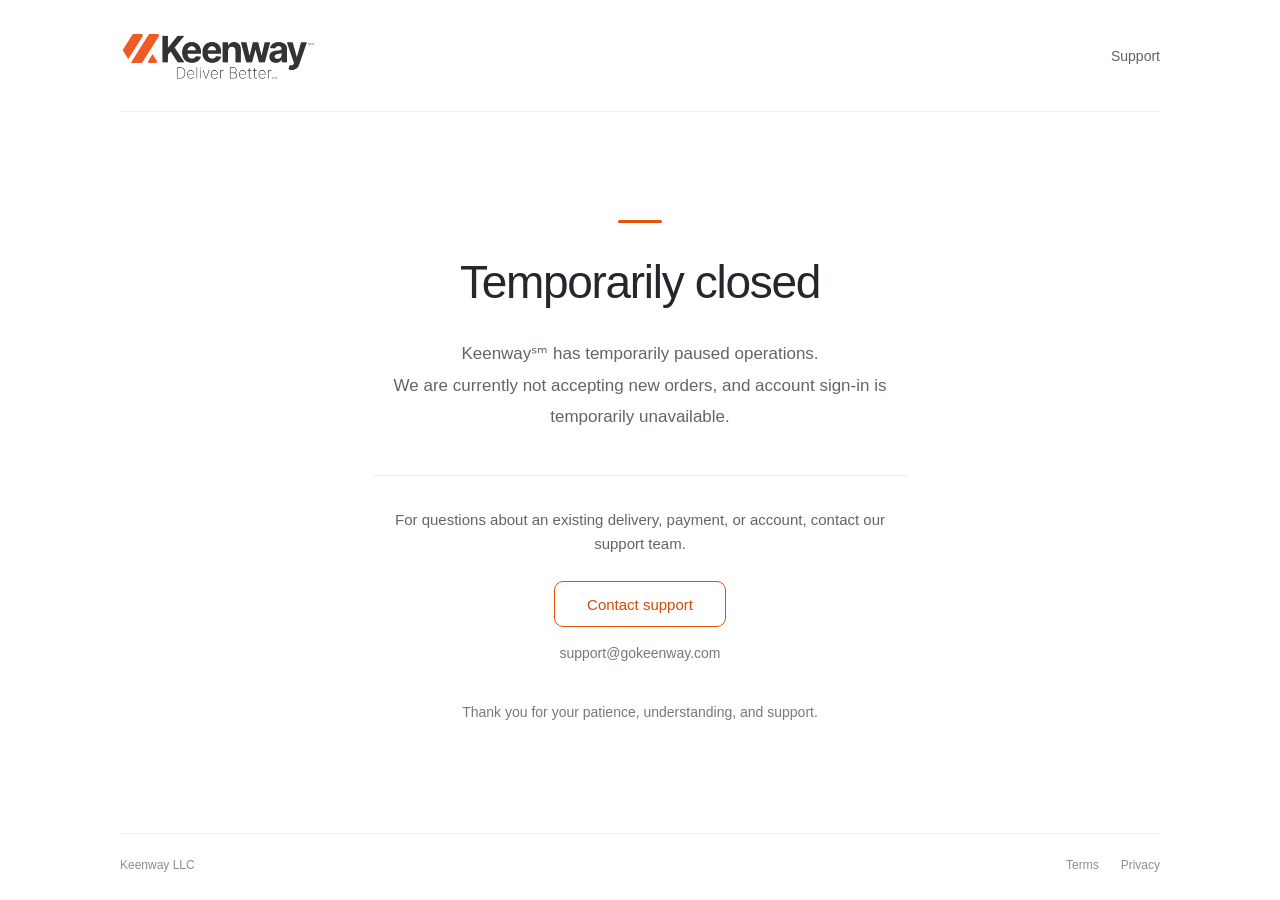
<file: closure.html>
<!doctype html>
<html lang="en">
<head>
  <meta charset="utf-8">
  <meta name="viewport" content="width=device-width, initial-scale=1">
  <meta name="color-scheme" content="light">
  <meta name="theme-color" content="#ffffff">
  <title>Temporarily closed | Keenwayˢᵐ</title>
  <meta name="description" content="Keenway has temporarily paused operations. For existing delivery, payment or account questions, contact support@gokeenway.com.">
  <style>
    *{box-sizing:border-box}html{color-scheme:light;background:#fff}body{margin:0;color:#24272b;background:#fff;font-family:Arial,Helvetica,sans-serif;-webkit-font-smoothing:antialiased}a{color:inherit;text-underline-offset:4px}a:focus-visible{outline:2px solid #e35205;outline-offset:6px;border-radius:4px}.shell{max-width:1120px;min-height:100svh;margin:auto;padding:0 40px;display:flex;flex-direction:column}.header{min-height:112px;display:flex;align-items:center;justify-content:space-between;gap:24px;border-bottom:1px solid #eceef0}.brand{display:inline-flex;align-items:center;text-decoration:none}.brand img{display:block;width:196px;height:auto}.support{font-size:14px;text-decoration:none;color:#5e636b}.main{flex:1;display:flex;align-items:center;justify-content:center;padding:88px 0}.notice{width:100%;max-width:650px;text-align:center}.accent{width:44px;height:3px;border-radius:2px;background:#e35205;margin:0 auto 32px}h1{font-size:clamp(30px,4.4vw,46px);font-weight:400;letter-spacing:-1.3px;line-height:1.2;margin:0 0 28px}.description{max-width:535px;margin:0 auto;color:#60656d;font-size:17px;line-height:1.85}.help{border-top:1px solid #eceef0;margin:42px auto 0;padding:32px 0 0;max-width:535px}.help p{font-size:15px;line-height:1.65;color:#60656d;margin:0 0 24px}.button{display:inline-flex;min-height:46px;align-items:center;justify-content:center;padding:10px 32px;border:1px solid #e35205;border-radius:9px;color:#cf4b05;font-size:15px;text-decoration:none}.button:hover{background:#fff8f3}.email{display:block;width:fit-content;margin:18px auto 0;font-size:14px;color:#747980;overflow-wrap:anywhere;text-decoration:none}.thanks{font-size:14px;color:#747980;line-height:1.7;margin:40px 0 0}.footer{border-top:1px solid #eceef0;display:flex;flex-wrap:wrap;justify-content:space-between;gap:16px;padding:24px 0 28px;font-size:12px;color:#8a8e95}.footer nav{display:flex;gap:22px}.footer a{text-decoration:none}@media(max-width:600px){.shell{padding:0 24px}.header{min-height:92px}.brand img{width:160px}.support{font-size:13px}.main{padding:64px 0}.accent{margin-bottom:28px}h1{letter-spacing:-.8px;margin-bottom:24px}.description{font-size:16px;line-height:1.8}.help{margin-top:32px;padding-top:28px}.help p{font-size:14px}.thanks{margin-top:32px}.footer{font-size:11px}}@media(prefers-reduced-motion:reduce){*{scroll-behavior:auto}}
  </style>
</head>
<body>
  <div class="shell">
    <header class="header">
      <a class="brand" href="/" aria-label="Keenway home"><img src="/keenway-logo-full.png" alt="Keenway, Deliver Better" width="196" height="64"></a>
      <a class="support" href="mailto:support@gokeenway.com">Support</a>
    </header>
    <main class="main">
      <section class="notice" aria-labelledby="closure-title">
        <div class="accent" aria-hidden="true"></div>
        <h1 id="closure-title">Temporarily closed</h1>
        <p class="description">Keenwayˢᵐ has temporarily paused operations.<br>We are currently not accepting new orders, and account sign-in is temporarily unavailable.</p>
        <div class="help">
          <p>For questions about an existing delivery, payment, or account, contact our support team.</p>
          <a class="button" href="mailto:support@gokeenway.com">Contact support</a>
          <a class="email" href="mailto:support@gokeenway.com">support@gokeenway.com</a>
        </div>
        <p class="thanks">Thank you for your patience, understanding, and support.</p>
      </section>
    </main>
    <footer class="footer"><span>Keenway LLC</span><nav aria-label="Legal"><a href="/terms">Terms</a><a href="/privacy">Privacy</a></nav></footer>
  </div>
</body>
</html>
</file>
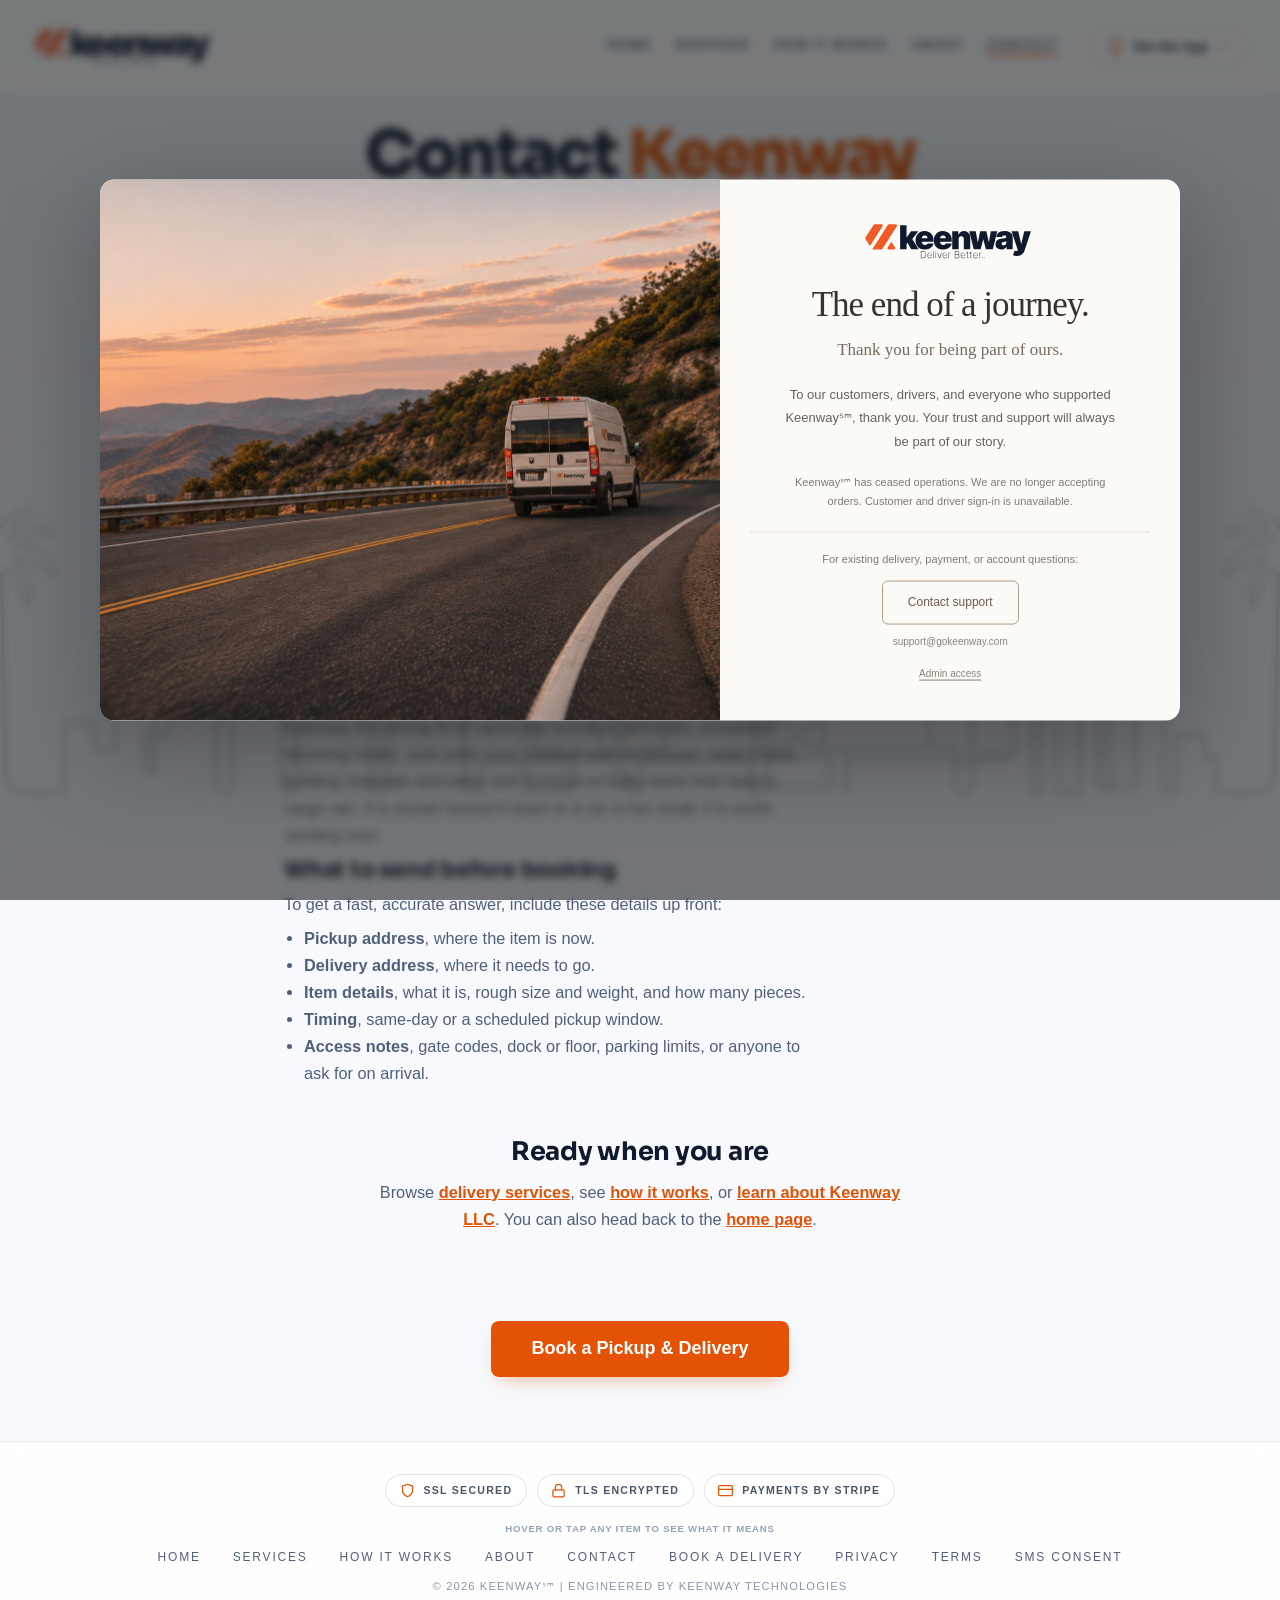
<file: contact.html>
<!doctype html>
<html lang="en">
  <head>
    <meta charset="UTF-8" />
    <meta
      name="viewport"
      content="width=device-width, initial-scale=1.0, maximum-scale=5.0, user-scalable=yes"
    />
    <meta name="apple-mobile-web-app-capable" content="yes" />
    <meta
      name="apple-mobile-web-app-status-bar-style"
      content="black-translucent"
    />
    <title>Contact Keenwayˢᵐ | Los Angeles Delivery Service</title>
    <meta name="description" content="Contact Keenwayˢᵐ for pickup and delivery service in Los Angeles County. Send pickup details, delivery address, item information, timing, and access notes to get a fast, direct answer." />
    <link rel="canonical" href="https://www.gokeenway.com/contact" />
    <meta name="robots" content="index, follow" />
    <meta property="og:type" content="website" />
    <meta property="og:site_name" content="Keenway" />
    <meta property="og:title" content="Contact Keenwayˢᵐ | Los Angeles Delivery Service" />
    <meta property="og:description" content="Contact Keenwayˢᵐ for pickup and delivery in Los Angeles County. Send pickup, delivery, item, timing, and access details." />
    <meta property="og:url" content="https://www.gokeenway.com/contact" />
    <meta property="og:image" content="https://www.gokeenway.com/keenway-logo-full.png" />
    <meta name="twitter:card" content="summary_large_image" />
    <meta name="twitter:title" content="Contact Keenwayˢᵐ | Los Angeles Delivery Service" />
    <meta name="twitter:description" content="Contact Keenwayˢᵐ for pickup and delivery in Los Angeles County." />
    <meta name="twitter:image" content="https://www.gokeenway.com/keenway-logo-full.png" />
    <link rel="icon" type="image/png" href="favicon.png" />
    <link rel="preconnect" href="https://fonts.googleapis.com" />
    <link rel="preconnect" href="https://fonts.gstatic.com" crossorigin />
    <link href="https://fonts.googleapis.com/css2?family=Sora:wght@500;600;700;800&display=swap" rel="stylesheet" />
    <!-- Hold first paint until the page is parsed, so navigation swaps whole pages instead of flashing a half-loaded one. -->
    <link rel="expect" href="#site-footer" blocking="render" />
    <!-- The cursor is still over the clicked link when the next page loads; skip header transitions until the page settles so that link does not fade in. -->
    <script>document.documentElement.classList.add("kw-nav-loading");addEventListener("load",function(){requestAnimationFrame(function(){requestAnimationFrame(function(){document.documentElement.classList.remove("kw-nav-loading");});});});</script>
    <style>.kw-nav-loading header *, .kw-nav-loading header *::before, .kw-nav-loading header *::after { transition: none !important; }</style>
    <style>
      :root {
        --brand-orange: #e35205;
        --brand-orange-hover: #c94804;
        --brand-black: #000000;
        --brand-black-hover: #1a1a1a;
        --white: #ffffff;
        --slate-100: #f1f5f9;
        --font-main:
          -apple-system, BlinkMacSystemFont, "Inter", "Segoe UI", Roboto,
          sans-serif;
        --transition: all 0.3s cubic-bezier(0.4, 0, 0.2, 1);
      }

      * {
        margin: 0;
        padding: 0;
        box-sizing: border-box;
        font-family: var(--font-main);
      }

      body {
        position: relative;
        background-color: var(--brand-black);
        min-height: 100vh;
        min-height: 100dvh;
        display: flex;
        flex-direction: column;
        overflow-x: hidden;
        -webkit-font-smoothing: antialiased;
        -moz-osx-font-smoothing: grayscale;
      }

      /* Video Background */
      #bg-video {
        position: fixed;
        top: 0;
        left: 0;
        width: 100%;
        height: 100%;
        object-fit: cover;
        z-index: 0;
        opacity: 0.85;
        filter: contrast(1.1) saturate(1.2) brightness(0.9);
        animation: cinematicZoom 60s ease-in-out infinite alternate;
      }

      @keyframes cinematicZoom {
        from {
          transform: scale(1);
        }
        to {
          transform: scale(1.1);
        }
      }

      /* Secondary video for crossfade */
      #bg-video-2 {
        position: fixed;
        top: 0;
        left: 0;
        width: 100%;
        height: 100%;
        object-fit: cover;
        z-index: 0;
        opacity: 0;
        filter: contrast(1.1) saturate(1.2) brightness(0.9);
        animation: cinematicZoom 60s ease-in-out infinite alternate;
        transition: opacity 2s ease-in-out;
      }

      header {
        position: fixed;
        top: 0;
        left: 0;
        width: 100%;
        padding: 1rem 2rem;
        display: flex;
        justify-content: space-between;
        align-items: center;
        z-index: 100;
        background: rgba(0, 0, 0, 0.4);
        backdrop-filter: blur(20px);
        -webkit-backdrop-filter: blur(20px);
        border-bottom: 1px solid rgba(255, 255, 255, 0.05);
      }

      .logo-link {
        display: flex;
        align-items: center;
        text-decoration: none;
      }

      .logo-img {
        height: 60px;
        width: auto;
      }

      .header-right {
        display: flex;
        align-items: center;
        gap: 2rem;
      }

      .nav-links {
        display: flex;
        gap: 1.5rem;
        align-items: center;
      }

      .nav-link {
        color: rgba(255, 255, 255, 0.72);
        text-decoration: none;
        font-size: 0.82rem;
        font-weight: 600;
        text-transform: uppercase;
        letter-spacing: 0.08em;
        transition: var(--transition);
        position: relative;
        padding-bottom: 3px;
      }

      .nav-link::after {
        content: '';
        position: absolute;
        bottom: 0;
        left: 0;
        width: 0;
        height: 2px;
        background: var(--brand-orange);
        border-radius: 1px;
        transition: width 0.25s ease;
      }

      .nav-link:hover { color: var(--white); }
      .nav-link:hover::after,
      .nav-link--active::after { width: 100%; }
      .nav-link--active { color: var(--brand-orange); }

      .google-play-link {
        display: inline-block;
        text-decoration: none;
      }

      .google-play-badge {
        height: 40px;
        width: auto;
        transition: var(--transition);
      }

      .google-play-link:hover .google-play-badge {
        transform: translateY(-2px);
      }

      .google-play-wrapper {
        display: flex;
        flex-direction: column;
        align-items: center;
        gap: 4px;
      }

      .app-label {
        font-size: 0.6rem;
        font-weight: 700;
        text-transform: uppercase;
        letter-spacing: 0.15em;
        color: rgba(255, 255, 255, 0.55);
      }

      /* ===== Hamburger Button ===== */
      .hamburger-btn {
        display: none;
        flex-direction: column;
        justify-content: center;
        align-items: center;
        gap: 5px;
        width: 40px;
        height: 40px;
        background: rgba(255, 255, 255, 0.07);
        border: 1px solid rgba(255, 255, 255, 0.12);
        border-radius: 8px;
        cursor: pointer;
        transition: var(--transition);
        padding: 0;
        flex-shrink: 0;
      }

      .hamburger-btn:hover {
        background: rgba(255, 255, 255, 0.14);
        border-color: rgba(255, 255, 255, 0.25);
      }

      .hamburger-line {
        display: block;
        width: 18px;
        height: 2px;
        background: var(--white);
        border-radius: 2px;
        transition: var(--transition);
        transform-origin: center;
      }

      .hamburger-btn.is-open .hamburger-line:nth-child(1) {
        transform: translateY(7px) rotate(45deg);
      }
      .hamburger-btn.is-open .hamburger-line:nth-child(2) {
        opacity: 0;
        transform: scaleX(0);
      }
      .hamburger-btn.is-open .hamburger-line:nth-child(3) {
        transform: translateY(-7px) rotate(-45deg);
      }

      /* ===== Mobile Menu ===== */
      .mobile-menu {
        position: absolute;
        top: 100%;
        left: 0;
        right: 0;
        background: rgba(5, 5, 5, 0.96);
        backdrop-filter: blur(24px);
        -webkit-backdrop-filter: blur(24px);
        border-bottom: 1px solid rgba(255, 255, 255, 0.07);
        padding: 0 1.5rem;
        display: flex;
        flex-direction: column;
        gap: 1.25rem;
        max-height: 0;
        overflow: hidden;
        opacity: 0;
        transform: translateY(-6px);
        transition: max-height 0.35s ease, opacity 0.25s ease, transform 0.25s ease, padding 0.35s ease;
        pointer-events: none;
      }

      .mobile-menu.is-open {
        max-height: 400px;
        opacity: 1;
        transform: translateY(0);
        padding: 1.5rem 1.5rem 2rem;
        pointer-events: auto;
      }

      .mobile-nav {
        display: flex;
        flex-direction: column;
      }

      .mobile-nav-link {
        display: block;
        color: rgba(255, 255, 255, 0.68);
        text-decoration: none;
        font-size: 0.95rem;
        font-weight: 600;
        text-transform: uppercase;
        letter-spacing: 0.1em;
        padding: 1rem 0;
        border-bottom: 1px solid rgba(255, 255, 255, 0.07);
        transition: color 0.2s ease, padding-left 0.2s ease;
      }

      .mobile-nav-link:last-child { border-bottom: none; }

      .mobile-nav-link:hover,
      .mobile-nav-link--active {
        color: var(--brand-orange);
        padding-left: 4px;
      }

      .mobile-play-wrapper {
        display: flex;
        flex-direction: column;
        align-items: flex-start;
        gap: 8px;
        padding-top: 0.25rem;
      }

      .mobile-play-badge { height: 44px !important; }

      .container {
        flex: 1;
        display: flex;
        flex-direction: column;
        align-items: center;
        position: relative;
        z-index: 10;
        padding-top: 120px;
        padding-bottom: 4rem;
        width: 100%;
      }

      /* Page Content Styling */
      .page-header {
        text-align: center;
        margin-bottom: 4rem;
        max-width: 800px;
        padding: 0 1.5rem;
      }

      h1 {
        font-size: clamp(2.5rem, 6vw, 4rem);
        font-weight: 900;
        line-height: 1.1;
        letter-spacing: -0.04em;
        margin-bottom: 1.5rem;
        color: var(--white);
        text-shadow: 0 4px 12px rgba(0, 0, 0, 0.8);
      }

      .subtext {
        font-size: clamp(1rem, 1.8vw, 1.25rem);
        color: rgba(255, 255, 255, 0.8);
        line-height: 1.6;
        font-weight: 400;
        text-shadow: 0 2px 8px rgba(0, 0, 0, 0.8);
      }
      
      .brand-highlight {
        color: var(--brand-orange);
      }

      .steps-container {
        width: 100%;
        max-width: 760px;
        margin: 0 auto;
        padding: 0 1.5rem;
        list-style: none;
      }

      .step {
        position: relative;
        display: grid;
        grid-template-columns: 60px 1fr;
        gap: 1.75rem;
        padding-bottom: 2.75rem;
      }

      .step:last-child {
        padding-bottom: 0;
      }

      /* dashed route connector, echoes the skyline delivery line */
      .step:not(:last-child)::before {
        content: "";
        position: absolute;
        top: 64px;
        bottom: 0.25rem;
        left: 30px;
        border-left: 2px dashed rgba(227, 82, 5, 0.35);
      }

      .step-marker {
        position: relative;
        z-index: 1;
      }

      .step-num {
        width: 60px;
        height: 60px;
        border-radius: 50%;
        display: grid;
        place-items: center;
        font-family: "Sora", ui-sans-serif, system-ui, sans-serif;
        font-size: 1.45rem;
        font-weight: 700;
        color: var(--brand-orange);
        background: #ffffff;
        border: 1px solid rgba(15, 27, 45, 0.12);
        box-shadow: 0 1px 2px rgba(15, 27, 45, 0.05);
        transition: transform 0.35s cubic-bezier(0.16, 1, 0.3, 1),
          background 0.35s ease, color 0.35s ease, box-shadow 0.35s ease,
          border-color 0.35s ease;
      }

      .step:hover .step-num {
        background: var(--brand-orange);
        color: #ffffff;
        border-color: var(--brand-orange);
        transform: translateY(-3px) scale(1.05);
        box-shadow: 0 14px 28px -10px rgba(227, 82, 5, 0.6);
      }

      .step-body {
        padding-top: 0.35rem;
      }

      .step-title {
        font-size: 1.4rem;
        font-weight: 700;
        color: #0f1b2d;
        margin-bottom: 0.5rem;
        letter-spacing: -0.01em;
      }

      .step-desc {
        font-size: 1.02rem;
        color: #51607a;
        line-height: 1.65;
        max-width: 58ch;
      }
      
      .cta-container {
        margin-top: 4rem;
        text-align: center;
      }
      
      .btn-main {
        display: inline-flex;
        align-items: center;
        justify-content: center;
        text-align: center;
        background-color: var(--brand-orange);
        color: var(--white);
        padding: 1.1rem 2.5rem;
        border-radius: 8px;
        font-weight: 700;
        text-decoration: none;
        font-size: 1.125rem;
        transition: var(--transition);
        box-shadow: 0 10px 25px -5px rgba(227, 82, 5, 0.4);
      }
      
      .btn-main:hover {
        background-color: var(--brand-orange-hover);
        transform: scale(1.02);
        box-shadow: 0 15px 30px -5px rgba(227, 82, 5, 0.5);
      }

      footer {
        padding: 2rem;
        display: flex;
        flex-direction: column;
        align-items: center;
        gap: 1rem;
        z-index: 10;
        position: relative;
        background: rgba(0,0,0,0.6);
        backdrop-filter: blur(10px);
        margin-top: auto;
      }

      .footer-links {
        display: flex;
        gap: 2rem;
      }

      .footer-links a {
        color: rgba(255, 255, 255, 0.4);
        text-decoration: none;
        font-size: 0.75rem;
        font-weight: 500;
        text-transform: uppercase;
        letter-spacing: 0.15em;
        transition: var(--transition);
      }

      .footer-links a:hover {
        color: var(--brand-orange);
      }

      .copyright {
        color: rgba(255, 255, 255, 0.3);
        font-size: 0.7rem;
        letter-spacing: 0.1em;
        font-weight: 400;
        text-transform: uppercase;
      }
      
      .video-credits {
        position: relative;
        z-index: 50;
        font-size: 0.6rem;
        color: rgba(255, 255, 255, 0.3);
        text-align: center;
        line-height: 1.4;
        text-transform: uppercase;
        letter-spacing: 0.1em;
      }
      
      .video-credits a {
        color: rgba(255, 255, 255, 0.4);
        text-decoration: underline;
        transition: var(--transition);
      }
      
      .video-credits a:hover {
        color: var(--white);
      }

      /* ===== Scroll-triggered Animations ===== */

      .hero-animate {
        opacity: 1;
        transform: none;
      }

      .hero-animate.is-visible {
        opacity: 1;
        transform: translateY(0);
      }

      .scroll-animate {
        opacity: 1;
        transform: none;
      }

      .scroll-animate.is-visible {
        opacity: 1;
        transform: translateY(0);
      }

      /* Button press feedback */
      .btn-main:active {
        transform: scale(0.95) !important;
      }

      /* Responsive Logic */
      @media (max-width: 768px) {
        header {
          padding: 1rem 1.5rem;
        }

        .header-right { gap: 0.75rem; }
        .nav-links,
        .google-play-wrapper, .app-menu { display: none; }
        .hamburger-btn { display: flex; }
        
        .container {
          padding-top: 100px;
        }

        .page-header {
           margin-bottom: 2.5rem;
        }
      }

      @media (max-width: 480px) {
        .logo-img { height: 40px; }
        .google-play-badge { height: 32px; }
        .step { grid-template-columns: 48px 1fr; gap: 1.25rem; }
        .step:not(:last-child)::before { left: 24px; top: 52px; }
        .step-num { width: 48px; height: 48px; font-size: 1.2rem; }
        .step-title { font-size: 1.2rem; }
        .step-desc { font-size: 0.95rem; }
      }
      /* ===== Light techy-clean theme override ===== */
      #bg-skyline {
        position: fixed; left: 0; right: 0; bottom: 0; height: 30vh;
        opacity: 0.38; z-index: 0; pointer-events: none;
      }
      #bg-skyline .skyline-art {
        position: absolute; bottom: 0; left: 50%; transform: translateX(-50%);
        width: min(1500px, 132%); height: auto;
        mix-blend-mode: multiply;
        -webkit-mask-image: linear-gradient(to top, #000 28%, transparent 72%);
        mask-image: linear-gradient(to top, #000 28%, transparent 72%);
      }
      @media (max-width: 480px) { #bg-skyline { height: 22vh; opacity: 0.3; } }
      body {
        color: #0f1b2d;
        background-color: #f7f9fc;
        background-image:
          radial-gradient(circle at 1px 1px, rgba(15,27,45,0.05) 1px, transparent 0),
          linear-gradient(180deg, #f7f9fc 0%, #eaeef6 100%);
        background-size: 26px 26px, 100% 100%;
        background-attachment: fixed;
      }
      header { background: rgba(255,255,255,0.82); border-bottom: 1px solid rgba(15,27,45,0.09); }
      .nav-link { color: #51607a; }
      .nav-link:hover { color: #0f1b2d; }
      .app-label { color: #8a96aa; }
      .hamburger-btn { background: rgba(15,27,45,0.04); border: 1px solid rgba(15,27,45,0.14); }
      .hamburger-btn:hover { background: rgba(15,27,45,0.08); border-color: #e35205; }
      .hamburger-line { background: #0f1b2d; }
      .mobile-menu { background: rgba(255,255,255,0.97); border-bottom: 1px solid rgba(15,27,45,0.09); }
      .mobile-nav-link { color: #51607a; border-bottom: 1px solid rgba(15,27,45,0.09); }
      h1, .page-header h1 { color: #0f1b2d; text-shadow: none; }
      .subtext { color: #51607a; text-shadow: none; }
      .btn-main { box-shadow: 0 8px 20px -10px rgba(227,82,5,0.55); }
      footer { background: rgba(255,255,255,0.85); border-top: 1px solid rgba(15,27,45,0.09); }
      .footer-links a { color: #51607a; }
      .footer-links a:hover { color: #e35205; }
      .copyright { color: #8a96aa; }
          /* Display font for headings */
      h1, h2, h3, h1 span, h2 span, h3 span, .accent, .brand-highlight,
      .features-headline, .quote-heading, .feature-title,
      .step-title, .card-title {
        font-family: "Sora", ui-sans-serif, system-ui, -apple-system, sans-serif;
      }
          /* Logo: bigger + animated chevron */
      .logo-svg { display: block; }
      @keyframes logoIn {
        from { opacity: 0; transform: translateX(-12px); }
        to { opacity: 1; transform: translateX(0); }
      }
      .logo-svg { animation: none; }
      .logo-mark {
        transform-box: fill-box;
        transform-origin: center;
        transition: transform 0.4s cubic-bezier(0.16, 1, 0.3, 1);
      }
      .logo-link:hover .logo-mark { transform: translateX(7px); }
      @media (prefers-reduced-motion: reduce) {
        .logo-svg { animation: none; }
        .logo-link:hover .logo-mark { transform: none; }
      }
          /* ===== Get-the-App dropdown ===== */
      .app-menu { position: relative; }
      .app-menu-trigger {
        display: inline-flex; align-items: center; gap: 0.55rem;
        padding: 0.6rem 1.05rem; background: #ffffff;
        border: 1px solid rgba(15,27,45,0.14); border-radius: 999px;
        color: #0f1b2d; font-size: 0.82rem; font-weight: 600;
        letter-spacing: 0.01em; cursor: pointer; transition: var(--transition);
        box-shadow: 0 1px 2px rgba(15,27,45,0.04);
      }
      .app-menu-trigger:hover { transform: translateY(-1px); box-shadow: 0 8px 18px -10px rgba(15,27,45,0.22); }
      .app-menu-trigger:active { transform: translateY(0); }
      .app-menu-icon { width: 17px; height: 17px; color: var(--brand-orange); flex-shrink: 0; }
      .app-menu-chevron { width: 13px; height: 13px; color: #8a96aa; transition: transform 0.3s cubic-bezier(0.16,1,0.3,1); }
      .app-menu.is-open .app-menu-chevron { transform: rotate(180deg); }
      .app-menu-panel {
        position: absolute; top: calc(100% + 0.75rem); right: 0; width: 264px;
        padding: 1rem 1rem 0.85rem; background: #ffffff; border: 1px solid rgba(15,27,45,0.09);
        border-radius: 22px;
        box-shadow: 0 24px 48px -20px rgba(15,27,45,0.26), 0 2px 6px rgba(15,27,45,0.05), inset 0 1px 0 rgba(255,255,255,0.6);
        display: flex; flex-direction: column; gap: 0.85rem;
        opacity: 0; transform: translateY(-8px) scale(0.97); transform-origin: top right;
        pointer-events: none;
        transition: opacity 0.26s cubic-bezier(0.16,1,0.3,1), transform 0.26s cubic-bezier(0.16,1,0.3,1);
        z-index: 120;
      }
      .app-menu.is-open .app-menu-panel { opacity: 1; transform: translateY(0) scale(1); pointer-events: auto; }
      .app-menu-item { display: flex; flex-direction: column; align-items: center; gap: 0.5rem; padding: 0.75rem 0.5rem; border-radius: 16px; text-decoration: none; transition: background 0.2s ease; }
      .app-menu-item:hover { background: #f7f9fc; }
      .app-menu-item-label { font-size: 0.62rem; font-weight: 700; text-transform: uppercase; letter-spacing: 0.16em; color: #8a96aa; }
      .app-menu-badge { height: 42px; width: auto; display: block; }
      .app-menu-note { margin: 0; padding-top: 0.85rem; border-top: 1px solid rgba(15,27,45,0.09); font-size: 0.58rem; font-weight: 600; text-transform: uppercase; letter-spacing: 0.1em; line-height: 1.5; color: #8a96aa; text-align: center; }
        </style>
  <link rel="stylesheet" href="/closure-modal.css?v=farewell-1">
<script src="/closure-modal.js" defer></script>
</head>
  <body>
    <div id="bg-skyline" aria-hidden="true"><img src="home-icons/la-skyline-art.png" alt="" class="skyline-art" /></div>

    <header id="site-header">
      <a href="/" class="logo-link">
        <svg class="logo-img logo-svg" viewBox="0 0 900 293" xmlns="http://www.w3.org/2000/svg" role="img" aria-label="Keenway"><path class="logo-mark" fill="#f05a26" fill-rule="evenodd" d="M35.89,177c21.74-33.99,43.49-67.99,65.23-101.98,2.64-4.12-.32-9.52-5.21-9.52h-36.3c-2.11,0-4.07,1.07-5.21,2.85L12.53,133.82c-1.3,2.03-1.3,4.63,0,6.66l23.36,36.52h0ZM47.34,194.92h47.6c2.11,0,4.07-1.07,5.21-2.85l74.86-117.05c2.64-4.12-.32-9.52-5.21-9.52h-36.3c-2.11,0-4.07,1.07-5.21,2.85l-80.95,126.56h.01ZM146.73,155.07l-19.4,30.33c-2.64,4.12.32,9.52,5.21,9.52h28.38c4.88,0,7.84-5.4,5.21-9.52l-19.4-30.33h-.01Z"/>
  
  <g>
    <g>
      <path fill="#0f1b2d" d="M622.82,235.5v-.52h3.62v.52h-1.52v4.31h-.59v-4.31h-1.52,0Z"/>
      <path fill="#0f1b2d" d="M627.02,234.98h.7l1.65,4.02h.06l1.65-4.02h.7v4.84h-.55v-3.67h-.05l-1.51,3.67h-.53l-1.51-3.67h-.05v3.67h-.55v-4.84h0Z"/>
    </g>
    <g>
      <path fill="#0f1b2d" d="M309.57,239.81h-10.24v-36.94h11.04c3.47,0,6.43.73,8.9,2.2,2.46,1.46,4.36,3.57,5.67,6.3,1.31,2.74,1.97,6.02,1.95,9.84,0,3.91-.7,7.25-2.05,10.02s-3.33,4.9-5.89,6.37c-2.58,1.47-5.69,2.21-9.36,2.21h0ZM301.58,237.72h7.9c3.29,0,6.07-.66,8.33-1.98,2.26-1.31,3.97-3.21,5.13-5.67,1.16-2.46,1.74-5.42,1.72-8.85,0-3.39-.56-6.3-1.68-8.72s-2.74-4.28-4.88-5.58c-2.14-1.3-4.75-1.95-7.84-1.95h-8.7v32.76h.02Z"/>
      <path fill="#0f1b2d" d="M345.72,240.39c-2.5,0-4.68-.62-6.53-1.85-1.85-1.24-3.28-2.93-4.29-5.09-1.01-2.15-1.51-4.61-1.51-7.36s.51-5.23,1.52-7.39,2.41-3.87,4.19-5.12,3.81-1.88,6.09-1.88c1.55,0,3.02.31,4.41.93,1.39.62,2.62,1.51,3.68,2.68s1.9,2.58,2.51,4.22c.61,1.65.91,3.5.91,5.55v1.37h-21.93v-2h19.73c0-2.01-.41-3.82-1.23-5.43-.81-1.61-1.93-2.89-3.33-3.84s-2.98-1.42-4.75-1.42-3.48.52-4.91,1.54c-1.44,1.03-2.58,2.41-3.41,4.16-.84,1.75-1.27,3.69-1.31,5.84v.9c0,2.31.41,4.38,1.21,6.21.81,1.84,1.98,3.28,3.49,4.35s3.33,1.6,5.45,1.6c1.51,0,2.81-.26,3.89-.76,1.07-.51,1.95-1.13,2.64-1.87.68-.73,1.21-1.45,1.55-2.13l2,.81c-.42.92-1.07,1.85-1.95,2.77s-2,1.69-3.36,2.3-2.94.92-4.77.92h0Z"/>
      <path fill="#0f1b2d" d="M366.49,202.87v36.94h-2.2v-36.94h2.2Z"/>
      <path fill="#0f1b2d" d="M376.83,207.2c-.48,0-.9-.17-1.26-.51-.36-.33-.53-.75-.53-1.22s.17-.89.52-1.23c.35-.33.77-.51,1.26-.51s.9.17,1.26.51c.36.34.53.75.53,1.23s-.17.89-.52,1.22c-.35.34-.77.51-1.26.51ZM375.73,239.81v-27.7h2.18v27.7h-2.18Z"/>
      <path fill="#0f1b2d" d="M407.41,212.1l-10.01,27.7h-2.49l-10.01-27.7h2.36l8.8,24.87h.18l8.8-24.87h2.36,0Z"/>
      <path fill="#0f1b2d" d="M424.07,240.39c-2.5,0-4.68-.62-6.53-1.85-1.85-1.24-3.28-2.93-4.29-5.09-1.01-2.15-1.51-4.61-1.51-7.36s.51-5.23,1.52-7.39,2.41-3.87,4.19-5.12,3.81-1.88,6.09-1.88c1.55,0,3.02.31,4.41.93,1.39.62,2.62,1.51,3.68,2.68s1.9,2.58,2.51,4.22c.61,1.65.91,3.5.91,5.55v1.37h-21.93v-2h19.73c0-2.01-.41-3.82-1.23-5.43-.81-1.61-1.93-2.89-3.33-3.84s-2.98-1.42-4.75-1.42-3.48.52-4.91,1.54c-1.44,1.03-2.58,2.41-3.41,4.16-.84,1.75-1.27,3.69-1.31,5.84v.9c0,2.31.41,4.38,1.21,6.21.81,1.84,1.98,3.28,3.49,4.35s3.33,1.6,5.45,1.6c1.51,0,2.81-.26,3.89-.76,1.07-.51,1.95-1.13,2.64-1.87.68-.73,1.21-1.45,1.55-2.13l2,.81c-.42.92-1.07,1.85-1.95,2.77s-2,1.69-3.36,2.3-2.94.92-4.77.92h0Z"/>
      <path fill="#0f1b2d" d="M442.65,239.81v-27.7h2.14v4.33h.2c.6-1.42,1.62-2.56,3.05-3.42s3.06-1.29,4.89-1.29h.57c.19,0,.37,0,.54.02v2.22c-.14,0-.32-.03-.52-.07-.2-.03-.44-.04-.73-.04-1.54,0-2.91.33-4.11.99s-2.14,1.57-2.83,2.74c-.68,1.16-1.03,2.49-1.03,3.97v18.26h-2.2.02Z"/>
      <path fill="#0f1b2d" d="M475.02,239.81v-36.94h12c2.24,0,4.12.4,5.66,1.19s2.71,1.9,3.51,3.33,1.2,3.09,1.2,5c0,1.49-.24,2.81-.72,3.97s-1.15,2.11-2.01,2.86c-.86.75-1.87,1.27-3.02,1.56v.22c1.27.1,2.46.54,3.55,1.32,1.1.79,1.98,1.85,2.64,3.2.67,1.35,1,2.92,1,4.71,0,1.89-.41,3.55-1.21,4.99-.81,1.44-2.02,2.56-3.63,3.38s-3.61,1.21-5.99,1.21h-12.97,0ZM477.28,220.03h10.52c1.57,0,2.91-.34,4.02-1.03,1.1-.68,1.95-1.6,2.53-2.76.58-1.16.87-2.44.87-3.84,0-2.29-.71-4.09-2.13-5.43s-3.44-2-6.06-2h-9.74v15.06h0ZM477.28,237.72h10.72c2.78,0,4.91-.7,6.41-2.1s2.24-3.19,2.24-5.4c0-1.55-.37-2.94-1.09-4.17-.73-1.23-1.74-2.19-3.02-2.91-1.29-.71-2.78-1.07-4.47-1.07h-10.78v15.64h0Z"/>
      <path fill="#0f1b2d" d="M517.75,240.39c-2.5,0-4.68-.62-6.53-1.85-1.85-1.24-3.28-2.93-4.29-5.09-1.01-2.15-1.51-4.61-1.51-7.36s.51-5.23,1.52-7.39,2.41-3.87,4.19-5.12,3.81-1.88,6.09-1.88c1.55,0,3.02.31,4.41.93,1.39.62,2.62,1.51,3.68,2.68s1.9,2.58,2.51,4.22.91,3.5.91,5.55v1.37h-21.93v-2h19.73c0-2.01-.41-3.82-1.23-5.43-.81-1.61-1.93-2.89-3.33-3.84s-2.98-1.42-4.75-1.42-3.48.52-4.91,1.54c-1.44,1.03-2.58,2.41-3.41,4.16s-1.27,3.69-1.31,5.84v.9c0,2.31.41,4.38,1.21,6.21.81,1.84,1.98,3.28,3.49,4.35s3.33,1.6,5.45,1.6c1.51,0,2.81-.26,3.88-.76s1.95-1.13,2.64-1.87c.68-.73,1.21-1.45,1.55-2.13l2,.81c-.42.92-1.07,1.85-1.95,2.77s-2,1.69-3.36,2.3-2.94.92-4.77.92h0Z"/>
      <path fill="#0f1b2d" d="M546.12,212.1v1.97h-12.1v-1.97h12.1ZM538.12,205.47h2.18v27.79c0,1.13.22,2.05.66,2.77.44.71,1.01,1.25,1.73,1.59s1.48.52,2.3.52c.4,0,.74-.03,1.04-.09s.57-.14.84-.23l.54,2c-.34.12-.71.22-1.12.32-.41.09-.89.13-1.45.13-1.16,0-2.24-.26-3.28-.77s-1.86-1.27-2.49-2.25c-.64-.99-.96-2.18-.96-3.57v-28.19h0Z"/>
      <path fill="#0f1b2d" d="M564.06,212.1v1.97h-12.1v-1.97h12.1ZM556.06,205.47h2.18v27.79c0,1.13.22,2.05.66,2.77.44.71,1.01,1.25,1.73,1.59s1.48.52,2.3.52c.4,0,.74-.03,1.04-.09s.57-.14.84-.23l.54,2c-.34.12-.71.22-1.12.32-.41.09-.89.13-1.45.13-1.16,0-2.24-.26-3.28-.77s-1.86-1.27-2.49-2.25c-.64-.99-.96-2.18-.96-3.57v-28.19h0Z"/>
      <path fill="#0f1b2d" d="M582.74,240.39c-2.5,0-4.68-.62-6.53-1.85-1.85-1.24-3.28-2.93-4.29-5.09s-1.51-4.61-1.51-7.36.51-5.23,1.52-7.39,2.41-3.87,4.19-5.12c1.78-1.25,3.81-1.88,6.09-1.88,1.55,0,3.02.31,4.41.93s2.62,1.51,3.68,2.68c1.06,1.16,1.9,2.58,2.51,4.22s.91,3.5.91,5.55v1.37h-21.93v-2h19.73c0-2.01-.41-3.82-1.22-5.43s-1.93-2.89-3.33-3.84-2.98-1.42-4.75-1.42-3.48.52-4.91,1.54c-1.44,1.03-2.58,2.41-3.41,4.16-.84,1.75-1.27,3.69-1.31,5.84v.9c0,2.31.41,4.38,1.21,6.21.81,1.84,1.98,3.28,3.49,4.35s3.33,1.6,5.45,1.6c1.51,0,2.81-.26,3.88-.76s1.95-1.13,2.64-1.87c.68-.73,1.21-1.45,1.55-2.13l2,.81c-.42.92-1.07,1.85-1.95,2.77s-2,1.69-3.36,2.3-2.94.92-4.77.92h0Z"/>
      <path fill="#0f1b2d" d="M601.32,239.81v-27.7h2.14v4.33h.2c.6-1.42,1.61-2.56,3.05-3.42,1.43-.86,3.06-1.29,4.89-1.29h.57c.19,0,.37,0,.54.02v2.22c-.14,0-.32-.03-.52-.07-.2-.03-.44-.04-.73-.04-1.54,0-2.91.33-4.11.99-1.2.67-2.14,1.57-2.83,2.74-.68,1.16-1.03,2.49-1.03,3.97v18.26h-2.2.02Z"/>
      <path fill="#0f1b2d" d="M617.51,240.04c-.54,0-1-.19-1.38-.57-.38-.38-.57-.84-.57-1.37s.19-.99.57-1.37.84-.57,1.37-.57.99.19,1.37.57.57.84.57,1.37c0,.36-.08.69-.26.98-.17.29-.41.53-.71.71-.29.17-.62.26-.98.26h0Z"/>
    </g>
  </g>
  <g>
    <polygon fill="#0f1b2d" points="286.12 101.05 248.82 101.05 226.44 132.1 225.23 132.1 225.23 70.25 192.02 70.25 192.02 193.47 225.23 193.47 225.23 167.26 230.21 160.91 249.06 193.47 287.09 193.47 254.69 141.55 286.12 101.05"/>
    <path fill="#0f1b2d" d="M352.01,112.51c-4.01-4.11-8.84-7.25-14.5-9.42-5.66-2.17-11.97-3.25-18.95-3.25-9.55,0-17.83,1.99-24.85,5.96-7.02,3.97-12.45,9.53-16.31,16.67-3.85,7.14-5.78,15.48-5.78,25.03s1.92,18.48,5.75,25.6c3.83,7.12,9.31,12.58,16.43,16.37,7.12,3.79,15.61,5.69,25.48,5.69,8.54,0,16.01-1.29,22.41-3.88,6.4-2.59,11.54-6.24,15.43-10.95,3.89-4.71,6.36-10.28,7.4-16.7h-30.32c-.64,1.73-1.65,3.2-3.01,4.42-1.36,1.22-3,2.16-4.9,2.8-1.91.64-4,.96-6.29.96-3.29,0-6.1-.66-8.42-1.99-2.33-1.32-4.11-3.15-5.36-5.48-1.24-2.33-1.87-4.97-1.87-7.94v-1.44h60.17v-7.7c0-7.34-1.08-13.94-3.25-19.79-2.17-5.86-5.26-10.84-9.27-14.95ZM304.36,136.67c.08-2.69.79-5.03,2.14-7.04,1.34-2.01,3.14-3.58,5.38-4.72,2.25-1.14,4.71-1.72,7.4-1.72s5.24.57,7.43,1.72c2.19,1.14,3.93,2.73,5.23,4.75,1.3,2.03,1.98,4.36,2.02,7.01h-29.6Z"/>
    <path fill="#0f1b2d" d="M446.54,112.51c-4.01-4.11-8.84-7.25-14.5-9.42-5.66-2.17-11.97-3.25-18.95-3.25-9.55,0-17.83,1.99-24.85,5.96-7.02,3.97-12.45,9.53-16.31,16.67-3.85,7.14-5.78,15.48-5.78,25.03s1.92,18.48,5.75,25.6c3.83,7.12,9.31,12.58,16.43,16.37,7.12,3.79,15.61,5.69,25.48,5.69,8.54,0,16.01-1.29,22.41-3.88,6.4-2.59,11.54-6.24,15.43-10.95,3.89-4.71,6.36-10.28,7.4-16.7h-30.32c-.64,1.73-1.65,3.2-3.01,4.42-1.36,1.22-3,2.16-4.9,2.8-1.91.64-4,.96-6.29.96-3.29,0-6.1-.66-8.42-1.99-2.33-1.32-4.11-3.15-5.36-5.48-1.24-2.33-1.87-4.97-1.87-7.94v-1.44h60.17v-7.7c0-7.34-1.08-13.94-3.25-19.79-2.17-5.86-5.26-10.84-9.27-14.95ZM398.89,136.67c.08-2.69.79-5.03,2.14-7.04,1.34-2.01,3.14-3.58,5.38-4.72,2.25-1.14,4.71-1.72,7.4-1.72s5.24.57,7.43,1.72c2.19,1.14,3.93,2.73,5.23,4.75,1.3,2.03,1.98,4.36,2.02,7.01h-29.6Z"/>
    <path fill="#0f1b2d" d="M539.52,104.33c-4.83-2.99-10.52-4.48-17.06-4.48s-12.71,1.66-17.78,4.99c-5.07,3.33-8.61,7.92-10.62,13.78h-.96v-17.57h-31.53v92.42h33.21v-51.99c.04-3.05.6-5.67,1.68-7.85,1.08-2.19,2.64-3.87,4.66-5.05,2.02-1.18,4.4-1.78,7.13-1.78,4.17,0,7.43,1.3,9.78,3.91,2.35,2.61,3.5,6.2,3.46,10.77v51.99h33.21v-58.97c.04-6.7-1.27-12.65-3.94-17.87-2.67-5.21-6.42-9.32-11.25-12.3Z"/>
    <polygon fill="#0f1b2d" points="661.31 101.05 651.2 156.89 650.48 156.89 638.21 101.05 605.96 101.05 594.16 157.37 593.44 157.37 582.85 101.05 549.64 101.05 572.74 193.47 608.61 193.47 621.6 143.89 622.56 143.89 635.56 193.47 671.42 193.47 694.53 101.05 661.31 101.05"/>
    <path fill="#0f1b2d" d="M762.8,108.6c-3.69-2.75-8.16-4.89-13.42-6.44-5.26-1.54-11.19-2.32-17.81-2.32-9.19,0-16.85,1.43-22.98,4.3-6.14,2.87-10.8,6.68-13.99,11.43-3.19,4.75-4.98,9.94-5.38,15.55h30.57c.4-2.85,1.59-4.96,3.58-6.35s4.56-2.08,7.73-2.08c2.89,0,5.25.64,7.1,1.92,1.84,1.28,2.77,3.13,2.77,5.54v.24c0,1.77-.7,3.18-2.11,4.24-1.4,1.06-3.68,1.89-6.83,2.47-3.15.58-7.31,1.07-12.49,1.47-4.77.36-9.22,1.14-13.33,2.35-4.11,1.2-7.71,2.95-10.8,5.23-3.09,2.29-5.5,5.23-7.22,8.81-1.73,3.59-2.59,7.91-2.59,12.97,0,6.14,1.28,11.19,3.85,15.16,2.57,3.97,6.11,6.93,10.62,8.88,4.51,1.95,9.72,2.92,15.61,2.92,4.01,0,7.69-.48,11.04-1.44,3.35-.96,6.34-2.51,8.97-4.63,2.63-2.13,4.86-4.91,6.71-8.36h.72v13h31.05v-63.3c0-4.29-.97-8.27-2.92-11.94-1.95-3.67-4.76-6.88-8.45-9.63ZM741.2,160.74c0,2.81-.7,5.2-2.11,7.16-1.4,1.96-3.22,3.47-5.44,4.51-2.23,1.04-4.6,1.56-7.13,1.56-2.81,0-5.11-.68-6.92-2.05-1.81-1.36-2.71-3.33-2.71-5.89,0-1.61.39-3.06,1.17-4.36.78-1.3,1.99-2.41,3.61-3.31,1.62-.9,3.72-1.55,6.29-1.96,1.32-.2,2.6-.42,3.82-.66,1.22-.24,2.39-.5,3.49-.78,1.1-.28,2.14-.58,3.13-.9.98-.32,1.92-.66,2.8-1.02v7.7Z"/>
    <path fill="#0f1b2d" d="M833.97,101.05l-15.16,64.02h-.96l-14.92-64.02h-34.66l32.49,96.51-.72,1.69c-.72,1.69-1.9,2.83-3.52,3.43-1.62.6-3.57.76-5.84.48-2.27-.28-4.76-.9-7.49-1.87l-7.22,23.59c2.61,1,5.63,1.79,9.08,2.38s7.08.87,10.89.87c7.74,0,14.2-1.18,19.37-3.55,5.18-2.37,9.36-5.59,12.54-9.66,3.19-4.07,5.63-8.66,7.31-13.75l33.69-100.12h-34.9Z"/>
  </g></svg>
      </a>
      <div class="header-right">
        <nav class="nav-links">
          <a href="/" class="nav-link">Home</a>
          <a href="/services" class="nav-link">Services</a>
          <a href="/how-it-works" class="nav-link">How It Works</a>
          <a href="/about" class="nav-link">About</a>
          <a href="/contact" class="nav-link nav-link--active">Contact</a>
        </nav>
        <div class="app-menu" id="app-menu">
          <button type="button" class="app-menu-trigger" id="app-menu-trigger" aria-haspopup="true" aria-expanded="false" aria-controls="app-menu-panel">
            <svg class="app-menu-icon" viewBox="0 0 24 24" fill="none" stroke="currentColor" stroke-width="2" stroke-linecap="round" stroke-linejoin="round" aria-hidden="true"><rect x="6" y="2" width="12" height="20" rx="2.6" /><line x1="10.5" y1="18" x2="13.5" y2="18" /></svg>
            <span>Get the App</span>
            <svg class="app-menu-chevron" viewBox="0 0 24 24" fill="none" stroke="currentColor" stroke-width="2.5" stroke-linecap="round" stroke-linejoin="round" aria-hidden="true"><path d="m6 9 6 6 6-6" /></svg>
          </button>
          <div class="app-menu-panel" id="app-menu-panel" role="menu" aria-label="Download the Keenway apps">
            <a class="app-menu-item" role="menuitem" href="https://play.google.com/store/apps/details?id=com.gokeenway.customer" target="_blank" rel="noopener noreferrer">
              <span class="app-menu-item-label">Customer App</span>
              <img src="google-play-badge.png" alt="Get it on Google Play, Customer App" class="app-menu-badge" />
            </a>
            <a class="app-menu-item" role="menuitem" href="https://play.google.com/store/apps/details?id=com.gokeenway.driver" target="_blank" rel="noopener noreferrer">
              <span class="app-menu-item-label">Driver App</span>
              <img src="google-play-badge.png" alt="Get it on Google Play, Driver App" class="app-menu-badge" />
            </a>
            <p class="app-menu-note">iOS coming soon to the App Store</p>
          </div>
        </div>
        <button class="hamburger-btn" id="hamburger-btn" aria-label="Toggle menu" aria-expanded="false">
          <span class="hamburger-line"></span>
          <span class="hamburger-line"></span>
          <span class="hamburger-line"></span>
        </button>
      </div>
      <div class="mobile-menu" id="mobile-menu" aria-hidden="true">
        <nav class="mobile-nav">
          <a href="/" class="mobile-nav-link">Home</a>
          <a href="/services" class="mobile-nav-link">Services</a>
          <a href="/how-it-works" class="mobile-nav-link">How It Works</a>
          <a href="/about" class="mobile-nav-link">About</a>
          <a href="/contact" class="mobile-nav-link mobile-nav-link--active">Contact</a>
        </nav>
        <div class="mobile-play-wrapper">
          <span class="app-label">Customer App</span>
          <a href="https://play.google.com/store/apps/details?id=com.gokeenway.customer" target="_blank" rel="noopener noreferrer" class="google-play-link"><img src="google-play-badge.png" alt="Get it on Google Play, Customer App" class="google-play-badge mobile-play-badge" /></a>
          <span class="app-label">Driver App</span>
          <a href="https://play.google.com/store/apps/details?id=com.gokeenway.driver" target="_blank" rel="noopener noreferrer" class="google-play-link"><img src="google-play-badge.png" alt="Get it on Google Play, Driver App" class="google-play-badge mobile-play-badge" /></a>
          <p class="app-label" style="opacity:0.75; margin-top:4px;">iOS coming soon to the App Store</p>
        </div>
      </div>
    </header>

    <div class="container">
      <div class="page-header">
        <h1 class="hero-animate">Contact <span class="brand-highlight">Keenway</span></h1>
        <p class="subtext hero-animate">
          Need a pickup and delivery in Los Angeles County? Send the details below and you will get a clear, direct answer, owner to customer. Email <a href="mailto:support@gokeenway.com" style="color:#e35205; font-weight:600;">support@gokeenway.com</a> or <a href="/schedule-a-delivery" style="color:#e35205; font-weight:600;">book a pickup &amp; delivery</a> to get started.
        </p>
      </div>

      <div class="steps-container">

        <div class="step-body scroll-animate">
          <h2 class="step-title">Service area</h2>
          <p class="step-desc">
            Keenway<span style="text-transform:none">ˢᵐ</span> serves Los Angeles County and the San Fernando Valley, with runs across North Hollywood, Downtown LA, the Westside, and the South Bay, and into San Bernardino County. If your pickup and delivery are in the service area, it is in range.
          </p>
        </div>

        <div class="step-body scroll-animate">
          <h2 class="step-title">Phone, email &amp; hours</h2>
          <p class="step-desc">
            Call or text <a href="tel:+18585336929" style="color:#e35205; font-weight:600;">(858) 533-6929</a>,
            or email <a href="mailto:support@gokeenway.com" style="color:#e35205; font-weight:600;">support@gokeenway.com</a>.
            Hours are Monday through Friday, 8:00&nbsp;AM&ndash;3:00&nbsp;PM (closed Saturday and Sunday).
            Keenway&nbsp;LLC is based at 400 Corporate Pointe, Suite&nbsp;300, Culver City, CA&nbsp;90230.
          </p>
        </div>

        <div class="step-body scroll-animate">
          <h2 class="step-title">Best use cases</h2>
          <p class="step-desc">
            Keenway is a strong fit for same-day business deliveries, scheduled recurring routes, auto parts runs, medical and lab pickups, retail orders, building materials and paint, and furniture or bulky items that need a cargo van. If a courier turned it down or a car is too small, it is worth sending over.
          </p>
        </div>

        <div class="step-body scroll-animate">
          <h2 class="step-title">What to send before booking</h2>
          <p class="step-desc">
            To get a fast, accurate answer, include these details up front:
          </p>
          <ul class="step-desc" style="margin-top:0.5rem; padding-left:1.25rem; list-style:disc;">
            <li><strong>Pickup address</strong>, where the item is now.</li>
            <li><strong>Delivery address</strong>, where it needs to go.</li>
            <li><strong>Item details</strong>, what it is, rough size and weight, and how many pieces.</li>
            <li><strong>Timing</strong>, same-day or a scheduled pickup window.</li>
            <li><strong>Access notes</strong>, gate codes, dock or floor, parking limits, or anyone to ask for on arrival.</li>
          </ul>
        </div>

      </div>

      <div class="page-header" style="margin-top:3rem; margin-bottom:1.5rem;">
        <h2 class="step-title" style="font-size:1.6rem;">Ready when you are</h2>
        <p class="step-desc" style="margin:0.75rem auto 0;">
          Browse <a href="/services" style="color:#e35205; font-weight:600;">delivery services</a>, see
          <a href="/how-it-works" style="color:#e35205; font-weight:600;">how it works</a>, or
          <a href="/about" style="color:#e35205; font-weight:600;">learn about Keenway LLC</a>.
          You can also head back to the <a href="/" style="color:#e35205; font-weight:600;">home page</a>.
        </p>
      </div>

      <div class="cta-container scroll-animate">
        <a href="/schedule-a-delivery" class="btn-main">Book a Pickup &amp; Delivery</a>
      </div>
    </div>

    <footer id="site-footer">
      <div class="footer-links">
        <a href="/">Home</a>
        <a href="/services">Services</a>
        <a href="/how-it-works">How It Works</a>
        <a href="/about">About</a>
        <a href="/contact">Contact</a>
        <a href="/schedule-a-delivery">Book a Delivery</a>
        <a href="/privacy">Privacy</a>
        <a href="/terms">Terms</a>
        <a href="/sms-consent">SMS Consent</a>
      </div>
      <div class="copyright" style="white-space: nowrap">
        © 2026 Keenway<span style="text-transform: none">ˢᵐ</span> | Engineered
        by Keenway Technologies
      </div>
    </footer>

    <script>
      // ===== Mobile Menu Toggle =====
      (function () {
        const btn = document.getElementById("hamburger-btn");
        const menu = document.getElementById("mobile-menu");

        btn.addEventListener("click", function (e) {
          e.stopPropagation();
          const open = menu.classList.contains("is-open");
          menu.classList.toggle("is-open", !open);
          btn.classList.toggle("is-open", !open);
          btn.setAttribute("aria-expanded", String(!open));
          menu.setAttribute("aria-hidden", String(open));
        });

        document.addEventListener("click", function (e) {
          if (!document.getElementById("site-header").contains(e.target)) {
            menu.classList.remove("is-open");
            btn.classList.remove("is-open");
            btn.setAttribute("aria-expanded", "false");
            menu.setAttribute("aria-hidden", "true");
          }
        });

        menu.querySelectorAll(".mobile-nav-link").forEach(function (link) {
          link.addEventListener("click", function () {
            menu.classList.remove("is-open");
            btn.classList.remove("is-open");
            btn.setAttribute("aria-expanded", "false");
            menu.setAttribute("aria-hidden", "true");
          });
        });
      })();
    </script>

    <!-- Scroll to Top Button -->
    <style>
      #scroll-to-top {
        position: fixed;
        bottom: 2rem;
        right: 2rem;
        z-index: 100;
        width: 48px;
        height: 48px;
        border-radius: 50%;
        background: #0f172a;
        color: #fff;
        border: 1px solid #334155;
        box-shadow: 0 10px 25px rgba(0,0,0,0.3);
        display: flex;
        align-items: center;
        justify-content: center;
        cursor: pointer;
        opacity: 0;
        transform: translateY(2.5rem);
        pointer-events: none;
        transition: opacity 0.4s ease, transform 0.4s ease, background 0.2s ease, box-shadow 0.2s ease, border-color 0.2s ease;
      }
      #scroll-to-top.visible {
        opacity: 1;
        transform: translateY(0);
        pointer-events: auto;
      }
      #scroll-to-top:hover {
        background: #E35205;
        border-color: #fb923c;
        box-shadow: 0 10px 30px rgba(227,82,5,0.45);
        transform: translateY(-3px) scale(1.1);
      }
      #scroll-to-top svg {
        position: relative;
        z-index: 1;
        animation: sttPulse 2s ease-in-out infinite;
      }
      #scroll-to-top:hover svg {
        animation: none;
      }
      #scroll-to-top .ripple {
        position: absolute;
        inset: 0;
        border-radius: 50%;
        border: 1px solid rgba(255,255,255,0.25);
        opacity: 0;
        pointer-events: none;
      }
      #scroll-to-top .ripple.go {
        animation: sttRipple 0.7s ease-out forwards;
      }
      @keyframes sttRipple {
        0%   { transform: scale(0.9); opacity: 0.6; }
        100% { transform: scale(1.8); opacity: 0; }
      }
      @keyframes sttPulse {
        0%, 100% { opacity: 1; }
        50%       { opacity: 0.45; }
      }
    </style>

    <button id="scroll-to-top" aria-label="Scroll to top">
      <svg xmlns="http://www.w3.org/2000/svg" width="22" height="22" viewBox="0 0 24 24" fill="none" stroke="currentColor" stroke-width="2.5" stroke-linecap="round" stroke-linejoin="round">
        <path d="M18 15l-6-6-6 6"/>
      </svg>
      <span class="ripple"></span>
    </button>

    <script>
      (function () {
        var btn = document.getElementById("scroll-to-top");
        var ripple = btn.querySelector(".ripple");

        window.addEventListener("scroll", function () {
          btn.classList.toggle("visible", window.scrollY > 300);
        });

        btn.addEventListener("click", function () {
          window.scrollTo({ top: 0, behavior: "smooth" });
        });

        btn.addEventListener("mouseenter", function () {
          ripple.classList.remove("go");
          void ripple.offsetWidth;
          ripple.classList.add("go");
        });
        btn.addEventListener("mouseleave", function () {
          ripple.classList.remove("go");
        });
      })();
    </script>

    <script>
      // ===== Navbar scroll transition =====
      (function () {
        var header = document.getElementById("site-header");
        window.addEventListener("scroll", function () {
          var alpha = Math.min(window.scrollY / 120, 1);
          header.style.background = "rgba(255,255,255," + (0.72 + alpha * 0.24) + ")";
          header.style.boxShadow =
            alpha > 0.02 ? "0 6px 24px -16px rgba(15,27,45,0.5)" : "none";
        }, { passive: true });
      })();

      // ===== Hero stagger-in on load =====
      (function () {
        var items = document.querySelectorAll(".hero-animate");
        items.forEach(function (el, i) {
          setTimeout(function () {
            el.classList.add("is-visible");
          }, 80 + i * 120);
        });
      })();

      // ===== Scroll-triggered fade-up for step cards and CTA =====
      (function () {
        var elements = document.querySelectorAll(".scroll-animate");
        if (!elements.length) return;

        var observer = new IntersectionObserver(function (entries) {
          entries.forEach(function (entry) {
            if (entry.isIntersecting) {
              var el = entry.target;
              var delay = parseInt(el.dataset.delay || "0", 10);
              setTimeout(function () {
                el.classList.add("is-visible");
              }, delay);
              observer.unobserve(el);
            }
          });
        }, { rootMargin: "-80px" });

        elements.forEach(function (el, i) {
          el.dataset.delay = String(i * 100);
          observer.observe(el);
        });
      })();

    </script>
      <script>
      (function () {
        var menu = document.getElementById("app-menu");
        var trigger = document.getElementById("app-menu-trigger");
        if (!menu || !trigger) return;
        function setOpen(open){ menu.classList.toggle("is-open", open); trigger.setAttribute("aria-expanded", String(open)); }
        trigger.addEventListener("click", function (e){ e.stopPropagation(); setOpen(!menu.classList.contains("is-open")); });
        document.addEventListener("click", function (e){ if (menu.classList.contains("is-open") && !menu.contains(e.target)) setOpen(false); });
        document.addEventListener("keydown", function (e){ if (e.key === "Escape" && menu.classList.contains("is-open")) { setOpen(false); trigger.focus(); } });
      })();
    </script>
    <link rel="stylesheet" href="/trust-badges.css" />
    <script src="/trust-badges.js" defer></script>
  
<!-- Owner-authorized farewell notice. Existing page remains in the background. -->
<div id="kw-closure-backdrop" class="kwClosureBackdrop" aria-hidden="true"></div>
<dialog id="kw-closure-modal" class="kwClosureModal" tabindex="-1" autofocus open aria-modal="true" aria-labelledby="kw-closure-title" aria-describedby="kw-closure-description">
  <div class="kwClosurePhoto"><img src="/keenway-farewell.jpg" alt="A Keenway van driving away along a winding mountain highway at sunset" width="1448" height="1086" fetchpriority="high"></div>
  <div class="kwClosureMessage">
    <img class="kwClosureLogo" src="/ow-logo-dark.svg" alt="Keenway, Deliver Better" width="220" height="72">
    <h1 id="kw-closure-title" class="kwClosureTitle">The end of a journey.</h1>
    <p class="kwClosureFarewell">Thank you for being part of ours.</p>
    <p class="kwClosureThanks">To our customers, drivers, and everyone who supported Keenway&#x02E2;&#x1D50;, thank you. Your trust and support will always be part of our story.</p>
    <p id="kw-closure-description" class="kwClosureCopy">Keenway&#x02E2;&#x1D50; has ceased operations. We are no longer accepting orders. Customer and driver sign-in is unavailable.</p>
    <div class="kwClosureSupport">
      <p class="kwClosureHelp">For existing delivery, payment, or account questions:</p>
      <a class="kwClosureButton" href="mailto:support@gokeenway.com">Contact support</a>
      <span class="kwClosureEmail">support@gokeenway.com</span>
      <a class="kwClosureEmail" href="https://app.gokeenway.com/admin/login" style="padding:8px 12px;text-underline-offset:3px">Admin access</a>
    </div>
  </div>
</dialog>

</body>
</html>
</file>
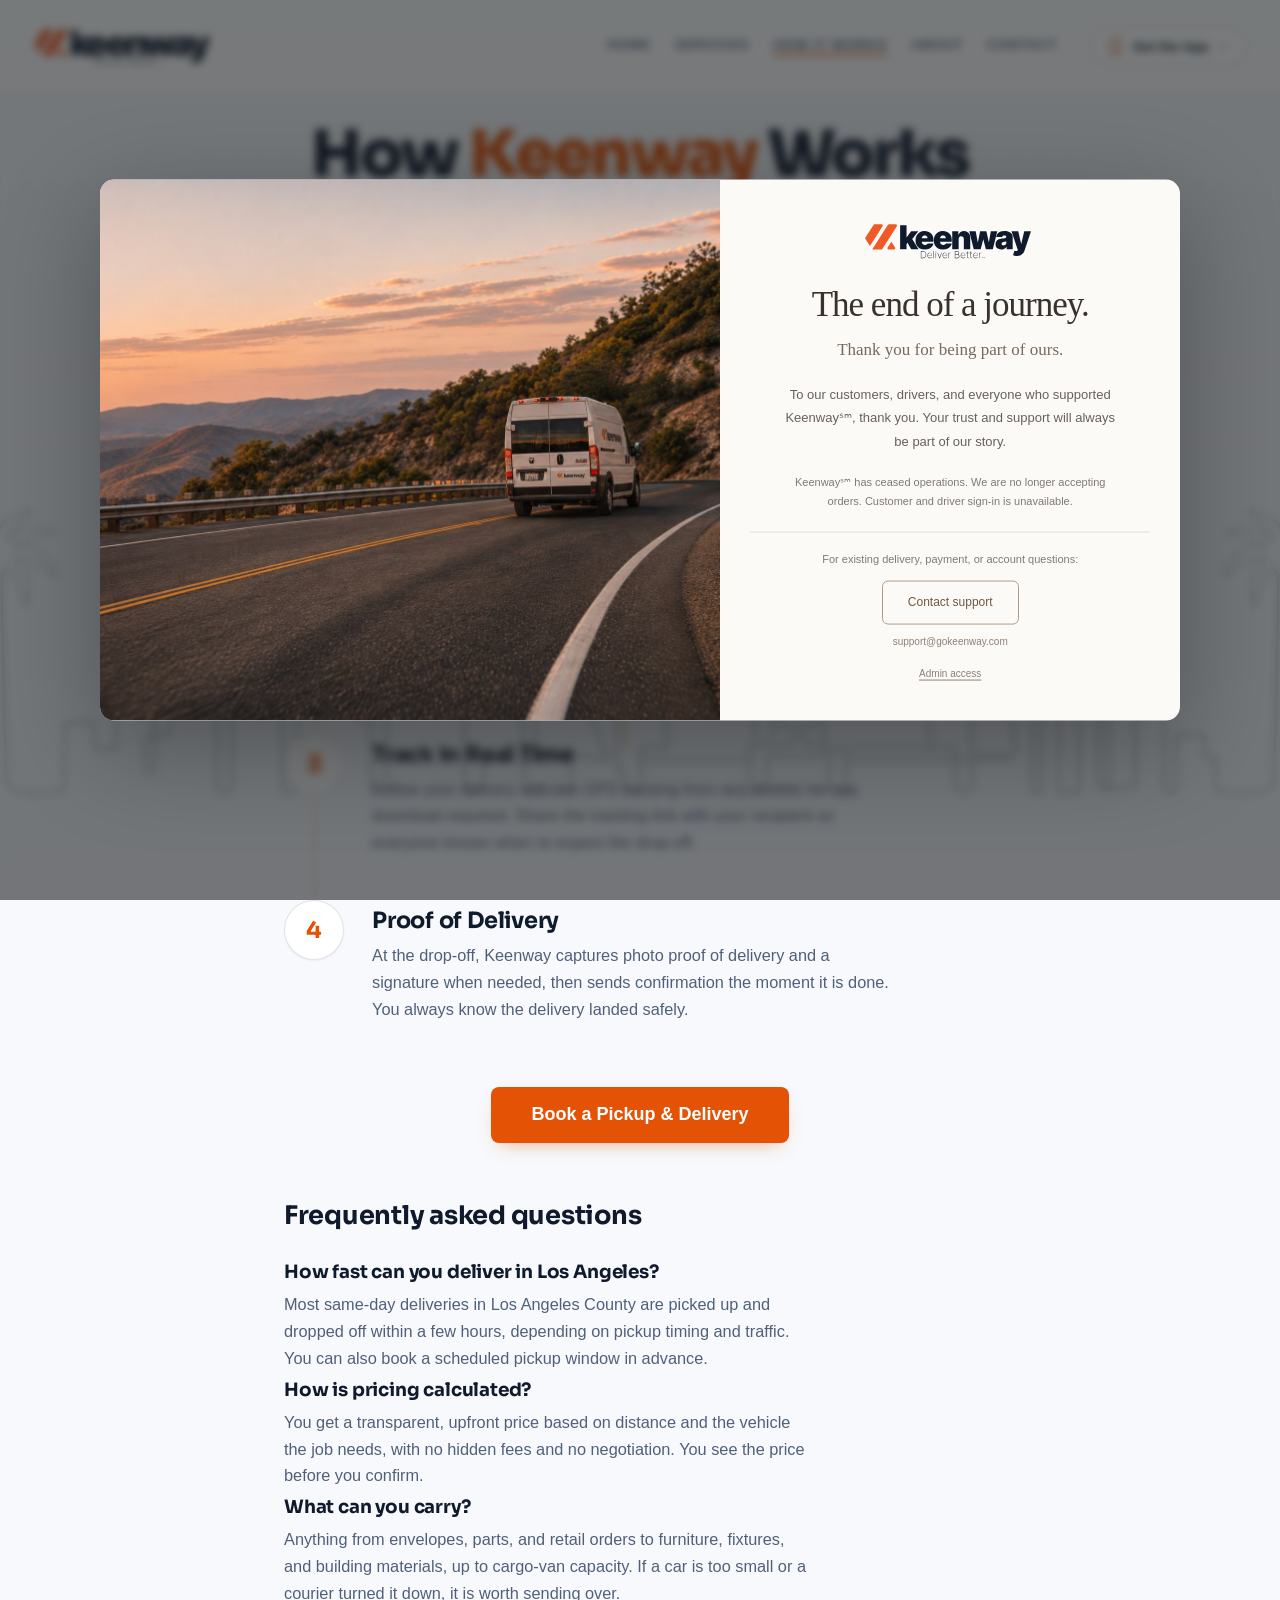
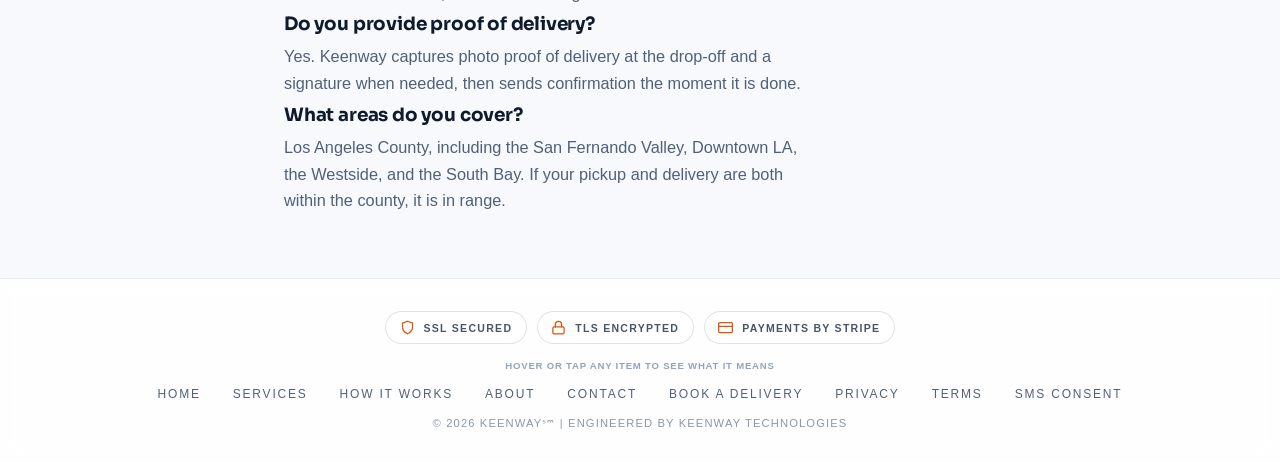
<file: how-it-works.html>
<!doctype html>
<html lang="en">
  <head>
    <meta charset="UTF-8" />
    <meta
      name="viewport"
      content="width=device-width, initial-scale=1.0, maximum-scale=5.0, user-scalable=yes"
    />
    <meta name="apple-mobile-web-app-capable" content="yes" />
    <meta
      name="apple-mobile-web-app-status-bar-style"
      content="black-translucent"
    />
    <title>How It Works | Keenwayˢᵐ Pickup &amp; Delivery</title>
    <meta name="description" content="See how Keenwayˢᵐ handles pickup and delivery in Los Angeles County: send your details, get a clear price, and track your same-day or scheduled delivery through to proof of delivery." />
    <link rel="canonical" href="https://www.gokeenway.com/how-it-works" />
    <meta name="robots" content="index, follow" />
    <meta property="og:type" content="website" />
    <meta property="og:site_name" content="Keenway" />
    <meta property="og:title" content="How It Works | Keenwayˢᵐ Pickup & Delivery" />
    <meta property="og:description" content="See how Keenwayˢᵐ handles pickup and delivery in Los Angeles County: send your details, get a clear price, and track your same-day or scheduled delivery through to proof of delivery." />
    <meta property="og:url" content="https://www.gokeenway.com/how-it-works" />
    <meta property="og:image" content="https://www.gokeenway.com/keenway-logo-full.png" />
    <meta name="twitter:card" content="summary_large_image" />
    <meta name="twitter:title" content="How It Works | Keenwayˢᵐ Pickup & Delivery" />
    <meta name="twitter:description" content="See how Keenwayˢᵐ handles pickup and delivery in Los Angeles County: send your details, get a clear price, and track your same-day or scheduled delivery through to proof of delivery." />
    <meta name="twitter:image" content="https://www.gokeenway.com/keenway-logo-full.png" />
    <link rel="icon" type="image/png" href="favicon.png" />
    <link rel="preconnect" href="https://fonts.googleapis.com" />
    <link rel="preconnect" href="https://fonts.gstatic.com" crossorigin />
    <link href="https://fonts.googleapis.com/css2?family=Sora:wght@500;600;700;800&display=swap" rel="stylesheet" />
    <!-- Hold first paint until the page is parsed, so navigation swaps whole pages instead of flashing a half-loaded one. -->
    <link rel="expect" href="#site-footer" blocking="render" />
    <!-- The cursor is still over the clicked link when the next page loads; skip header transitions until the page settles so that link does not fade in. -->
    <script>document.documentElement.classList.add("kw-nav-loading");addEventListener("load",function(){requestAnimationFrame(function(){requestAnimationFrame(function(){document.documentElement.classList.remove("kw-nav-loading");});});});</script>
    <style>.kw-nav-loading header *, .kw-nav-loading header *::before, .kw-nav-loading header *::after { transition: none !important; }</style>
    <style>
      :root {
        --brand-orange: #e35205;
        --brand-orange-hover: #c94804;
        --brand-black: #000000;
        --brand-black-hover: #1a1a1a;
        --white: #ffffff;
        --slate-100: #f1f5f9;
        --font-main:
          -apple-system, BlinkMacSystemFont, "Inter", "Segoe UI", Roboto,
          sans-serif;
        --transition: all 0.3s cubic-bezier(0.4, 0, 0.2, 1);
      }

      * {
        margin: 0;
        padding: 0;
        box-sizing: border-box;
        font-family: var(--font-main);
      }

      body {
        position: relative;
        background-color: var(--brand-black);
        min-height: 100vh;
        min-height: 100dvh;
        display: flex;
        flex-direction: column;
        overflow-x: hidden;
        -webkit-font-smoothing: antialiased;
        -moz-osx-font-smoothing: grayscale;
      }

      /* Video Background */
      #bg-video {
        position: fixed;
        top: 0;
        left: 0;
        width: 100%;
        height: 100%;
        object-fit: cover;
        z-index: 0;
        opacity: 0.85;
        filter: contrast(1.1) saturate(1.2) brightness(0.9);
        animation: cinematicZoom 60s ease-in-out infinite alternate;
      }

      @keyframes cinematicZoom {
        from {
          transform: scale(1);
        }
        to {
          transform: scale(1.1);
        }
      }

      /* Secondary video for crossfade */
      #bg-video-2 {
        position: fixed;
        top: 0;
        left: 0;
        width: 100%;
        height: 100%;
        object-fit: cover;
        z-index: 0;
        opacity: 0;
        filter: contrast(1.1) saturate(1.2) brightness(0.9);
        animation: cinematicZoom 60s ease-in-out infinite alternate;
        transition: opacity 2s ease-in-out;
      }

      header {
        position: fixed;
        top: 0;
        left: 0;
        width: 100%;
        padding: 1rem 2rem;
        display: flex;
        justify-content: space-between;
        align-items: center;
        z-index: 100;
        background: rgba(0, 0, 0, 0.4);
        backdrop-filter: blur(20px);
        -webkit-backdrop-filter: blur(20px);
        border-bottom: 1px solid rgba(255, 255, 255, 0.05);
      }

      .logo-link {
        display: flex;
        align-items: center;
        text-decoration: none;
      }

      .logo-img {
        height: 60px;
        width: auto;
      }

      .header-right {
        display: flex;
        align-items: center;
        gap: 2rem;
      }

      .nav-links {
        display: flex;
        gap: 1.5rem;
        align-items: center;
      }

      .nav-link {
        color: rgba(255, 255, 255, 0.72);
        text-decoration: none;
        font-size: 0.82rem;
        font-weight: 600;
        text-transform: uppercase;
        letter-spacing: 0.08em;
        transition: var(--transition);
        position: relative;
        padding-bottom: 3px;
      }

      .nav-link::after {
        content: '';
        position: absolute;
        bottom: 0;
        left: 0;
        width: 0;
        height: 2px;
        background: var(--brand-orange);
        border-radius: 1px;
        transition: width 0.25s ease;
      }

      .nav-link:hover { color: var(--white); }
      .nav-link:hover::after,
      .nav-link--active::after { width: 100%; }
      .nav-link--active { color: var(--brand-orange); }

      .google-play-link {
        display: inline-block;
        text-decoration: none;
      }

      .google-play-badge {
        height: 40px;
        width: auto;
        transition: var(--transition);
      }

      .google-play-link:hover .google-play-badge {
        transform: translateY(-2px);
      }

      .google-play-wrapper {
        display: flex;
        flex-direction: column;
        align-items: center;
        gap: 4px;
      }

      .app-label {
        font-size: 0.6rem;
        font-weight: 700;
        text-transform: uppercase;
        letter-spacing: 0.15em;
        color: rgba(255, 255, 255, 0.55);
      }

      /* ===== Hamburger Button ===== */
      .hamburger-btn {
        display: none;
        flex-direction: column;
        justify-content: center;
        align-items: center;
        gap: 5px;
        width: 40px;
        height: 40px;
        background: rgba(255, 255, 255, 0.07);
        border: 1px solid rgba(255, 255, 255, 0.12);
        border-radius: 8px;
        cursor: pointer;
        transition: var(--transition);
        padding: 0;
        flex-shrink: 0;
      }

      .hamburger-btn:hover {
        background: rgba(255, 255, 255, 0.14);
        border-color: rgba(255, 255, 255, 0.25);
      }

      .hamburger-line {
        display: block;
        width: 18px;
        height: 2px;
        background: var(--white);
        border-radius: 2px;
        transition: var(--transition);
        transform-origin: center;
      }

      .hamburger-btn.is-open .hamburger-line:nth-child(1) {
        transform: translateY(7px) rotate(45deg);
      }
      .hamburger-btn.is-open .hamburger-line:nth-child(2) {
        opacity: 0;
        transform: scaleX(0);
      }
      .hamburger-btn.is-open .hamburger-line:nth-child(3) {
        transform: translateY(-7px) rotate(-45deg);
      }

      /* ===== Mobile Menu ===== */
      .mobile-menu {
        position: absolute;
        top: 100%;
        left: 0;
        right: 0;
        background: rgba(5, 5, 5, 0.96);
        backdrop-filter: blur(24px);
        -webkit-backdrop-filter: blur(24px);
        border-bottom: 1px solid rgba(255, 255, 255, 0.07);
        padding: 0 1.5rem;
        display: flex;
        flex-direction: column;
        gap: 1.25rem;
        max-height: 0;
        overflow: hidden;
        opacity: 0;
        transform: translateY(-6px);
        transition: max-height 0.35s ease, opacity 0.25s ease, transform 0.25s ease, padding 0.35s ease;
        pointer-events: none;
      }

      .mobile-menu.is-open {
        max-height: 400px;
        opacity: 1;
        transform: translateY(0);
        padding: 1.5rem 1.5rem 2rem;
        pointer-events: auto;
      }

      .mobile-nav {
        display: flex;
        flex-direction: column;
      }

      .mobile-nav-link {
        display: block;
        color: rgba(255, 255, 255, 0.68);
        text-decoration: none;
        font-size: 0.95rem;
        font-weight: 600;
        text-transform: uppercase;
        letter-spacing: 0.1em;
        padding: 1rem 0;
        border-bottom: 1px solid rgba(255, 255, 255, 0.07);
        transition: color 0.2s ease, padding-left 0.2s ease;
      }

      .mobile-nav-link:last-child { border-bottom: none; }

      .mobile-nav-link:hover,
      .mobile-nav-link--active {
        color: var(--brand-orange);
        padding-left: 4px;
      }

      .mobile-play-wrapper {
        display: flex;
        flex-direction: column;
        align-items: flex-start;
        gap: 8px;
        padding-top: 0.25rem;
      }

      .mobile-play-badge { height: 44px !important; }

      .container {
        flex: 1;
        display: flex;
        flex-direction: column;
        align-items: center;
        position: relative;
        z-index: 10;
        padding-top: 120px;
        padding-bottom: 4rem;
        width: 100%;
      }

      /* Page Content Styling */
      .page-header {
        text-align: center;
        margin-bottom: 4rem;
        max-width: 800px;
        padding: 0 1.5rem;
      }

      h1 {
        font-size: clamp(2.5rem, 6vw, 4rem);
        font-weight: 900;
        line-height: 1.1;
        letter-spacing: -0.04em;
        margin-bottom: 1.5rem;
        color: var(--white);
        text-shadow: 0 4px 12px rgba(0, 0, 0, 0.8);
      }

      .subtext {
        font-size: clamp(1rem, 1.8vw, 1.25rem);
        color: rgba(255, 255, 255, 0.8);
        line-height: 1.6;
        font-weight: 400;
        text-shadow: 0 2px 8px rgba(0, 0, 0, 0.8);
      }
      
      .brand-highlight {
        color: var(--brand-orange);
      }

      .steps-container {
        width: 100%;
        max-width: 760px;
        margin: 0 auto;
        padding: 0 1.5rem;
        list-style: none;
      }

      .step {
        position: relative;
        display: grid;
        grid-template-columns: 60px 1fr;
        gap: 1.75rem;
        padding-bottom: 2.75rem;
      }

      .step:last-child {
        padding-bottom: 0;
      }

      /* dashed route connector, echoes the skyline delivery line */
      .step:not(:last-child)::before {
        content: "";
        position: absolute;
        top: 64px;
        bottom: 0.25rem;
        left: 30px;
        border-left: 2px dashed rgba(227, 82, 5, 0.35);
      }

      .step-marker {
        position: relative;
        z-index: 1;
      }

      .step-num {
        width: 60px;
        height: 60px;
        border-radius: 50%;
        display: grid;
        place-items: center;
        font-family: "Sora", ui-sans-serif, system-ui, sans-serif;
        font-size: 1.45rem;
        font-weight: 700;
        color: var(--brand-orange);
        background: #ffffff;
        border: 1px solid rgba(15, 27, 45, 0.12);
        box-shadow: 0 1px 2px rgba(15, 27, 45, 0.05);
        transition: transform 0.35s cubic-bezier(0.16, 1, 0.3, 1),
          background 0.35s ease, color 0.35s ease, box-shadow 0.35s ease,
          border-color 0.35s ease;
      }

      .step:hover .step-num {
        background: var(--brand-orange);
        color: #ffffff;
        border-color: var(--brand-orange);
        transform: translateY(-3px) scale(1.05);
        box-shadow: 0 14px 28px -10px rgba(227, 82, 5, 0.6);
      }

      .step-body {
        padding-top: 0.35rem;
      }

      .step-title {
        font-size: 1.4rem;
        font-weight: 700;
        color: #0f1b2d;
        margin-bottom: 0.5rem;
        letter-spacing: -0.01em;
      }

      .step-desc {
        font-size: 1.02rem;
        color: #51607a;
        line-height: 1.65;
        max-width: 58ch;
      }
      
      .cta-container {
        margin-top: 4rem;
        text-align: center;
      }
      
      .btn-main {
        display: inline-flex;
        align-items: center;
        justify-content: center;
        text-align: center;
        background-color: var(--brand-orange);
        color: var(--white);
        padding: 1.1rem 2.5rem;
        border-radius: 8px;
        font-weight: 700;
        text-decoration: none;
        font-size: 1.125rem;
        transition: var(--transition);
        box-shadow: 0 10px 25px -5px rgba(227, 82, 5, 0.4);
      }
      
      .btn-main:hover {
        background-color: var(--brand-orange-hover);
        transform: scale(1.02);
        box-shadow: 0 15px 30px -5px rgba(227, 82, 5, 0.5);
      }

      footer {
        padding: 2rem;
        display: flex;
        flex-direction: column;
        align-items: center;
        gap: 1rem;
        z-index: 10;
        position: relative;
        background: rgba(0,0,0,0.6);
        backdrop-filter: blur(10px);
        margin-top: auto;
      }

      .footer-links {
        display: flex;
        gap: 2rem;
      }

      .footer-links a {
        color: rgba(255, 255, 255, 0.4);
        text-decoration: none;
        font-size: 0.75rem;
        font-weight: 500;
        text-transform: uppercase;
        letter-spacing: 0.15em;
        transition: var(--transition);
      }

      .footer-links a:hover {
        color: var(--brand-orange);
      }

      .copyright {
        color: rgba(255, 255, 255, 0.3);
        font-size: 0.7rem;
        letter-spacing: 0.1em;
        font-weight: 400;
        text-transform: uppercase;
      }
      
      .video-credits {
        position: relative;
        z-index: 50;
        font-size: 0.6rem;
        color: rgba(255, 255, 255, 0.3);
        text-align: center;
        line-height: 1.4;
        text-transform: uppercase;
        letter-spacing: 0.1em;
      }
      
      .video-credits a {
        color: rgba(255, 255, 255, 0.4);
        text-decoration: underline;
        transition: var(--transition);
      }
      
      .video-credits a:hover {
        color: var(--white);
      }

      /* ===== Scroll-triggered Animations ===== */

      .hero-animate {
        opacity: 1;
        transform: none;
      }

      .hero-animate.is-visible {
        opacity: 1;
        transform: translateY(0);
      }

      .scroll-animate {
        opacity: 1;
        transform: none;
      }

      .scroll-animate.is-visible {
        opacity: 1;
        transform: translateY(0);
      }

      /* Button press feedback */
      .btn-main:active {
        transform: scale(0.95) !important;
      }

      /* Responsive Logic */
      @media (max-width: 768px) {
        header {
          padding: 1rem 1.5rem;
        }

        .header-right { gap: 0.75rem; }
        .nav-links,
        .google-play-wrapper, .app-menu { display: none; }
        .hamburger-btn { display: flex; }
        
        .container {
          padding-top: 100px;
        }

        .page-header {
           margin-bottom: 2.5rem;
        }
      }

      @media (max-width: 480px) {
        .logo-img { height: 40px; }
        .google-play-badge { height: 32px; }
        .step { grid-template-columns: 48px 1fr; gap: 1.25rem; }
        .step:not(:last-child)::before { left: 24px; top: 52px; }
        .step-num { width: 48px; height: 48px; font-size: 1.2rem; }
        .step-title { font-size: 1.2rem; }
        .step-desc { font-size: 0.95rem; }
      }
      /* ===== Light techy-clean theme override ===== */
      #bg-skyline {
        position: fixed; left: 0; right: 0; bottom: 0; height: 30vh;
        opacity: 0.38; z-index: 0; pointer-events: none;
      }
      #bg-skyline .skyline-art {
        position: absolute; bottom: 0; left: 50%; transform: translateX(-50%);
        width: min(1500px, 132%); height: auto;
        mix-blend-mode: multiply;
        -webkit-mask-image: linear-gradient(to top, #000 28%, transparent 72%);
        mask-image: linear-gradient(to top, #000 28%, transparent 72%);
      }
      @media (max-width: 480px) { #bg-skyline { height: 22vh; opacity: 0.3; } }
      body {
        color: #0f1b2d;
        background-color: #f7f9fc;
        background-image:
          radial-gradient(circle at 1px 1px, rgba(15,27,45,0.05) 1px, transparent 0),
          linear-gradient(180deg, #f7f9fc 0%, #eaeef6 100%);
        background-size: 26px 26px, 100% 100%;
        background-attachment: fixed;
      }
      header { background: rgba(255,255,255,0.82); border-bottom: 1px solid rgba(15,27,45,0.09); }
      .nav-link { color: #51607a; }
      .nav-link:hover { color: #0f1b2d; }
      .app-label { color: #8a96aa; }
      .hamburger-btn { background: rgba(15,27,45,0.04); border: 1px solid rgba(15,27,45,0.14); }
      .hamburger-btn:hover { background: rgba(15,27,45,0.08); border-color: #e35205; }
      .hamburger-line { background: #0f1b2d; }
      .mobile-menu { background: rgba(255,255,255,0.97); border-bottom: 1px solid rgba(15,27,45,0.09); }
      .mobile-nav-link { color: #51607a; border-bottom: 1px solid rgba(15,27,45,0.09); }
      h1, .page-header h1 { color: #0f1b2d; text-shadow: none; }
      .subtext { color: #51607a; text-shadow: none; }
      .btn-main { box-shadow: 0 8px 20px -10px rgba(227,82,5,0.55); }
      footer { background: rgba(255,255,255,0.85); border-top: 1px solid rgba(15,27,45,0.09); }
      .footer-links a { color: #51607a; }
      .footer-links a:hover { color: #e35205; }
      .copyright { color: #8a96aa; }
          /* Display font for headings */
      h1, h2, h3, h1 span, h2 span, h3 span, .accent, .brand-highlight,
      .features-headline, .quote-heading, .feature-title,
      .step-title, .card-title {
        font-family: "Sora", ui-sans-serif, system-ui, -apple-system, sans-serif;
      }
          /* Logo: bigger + animated chevron */
      .logo-svg { display: block; }
      @keyframes logoIn {
        from { opacity: 0; transform: translateX(-12px); }
        to { opacity: 1; transform: translateX(0); }
      }
      .logo-svg { animation: none; }
      .logo-mark {
        transform-box: fill-box;
        transform-origin: center;
        transition: transform 0.4s cubic-bezier(0.16, 1, 0.3, 1);
      }
      .logo-link:hover .logo-mark { transform: translateX(7px); }
      @media (prefers-reduced-motion: reduce) {
        .logo-svg { animation: none; }
        .logo-link:hover .logo-mark { transform: none; }
      }
          /* ===== Get-the-App dropdown ===== */
      .app-menu { position: relative; }
      .app-menu-trigger {
        display: inline-flex; align-items: center; gap: 0.55rem;
        padding: 0.6rem 1.05rem; background: #ffffff;
        border: 1px solid rgba(15,27,45,0.14); border-radius: 999px;
        color: #0f1b2d; font-size: 0.82rem; font-weight: 600;
        letter-spacing: 0.01em; cursor: pointer; transition: var(--transition);
        box-shadow: 0 1px 2px rgba(15,27,45,0.04);
      }
      .app-menu-trigger:hover { transform: translateY(-1px); box-shadow: 0 8px 18px -10px rgba(15,27,45,0.22); }
      .app-menu-trigger:active { transform: translateY(0); }
      .app-menu-icon { width: 17px; height: 17px; color: var(--brand-orange); flex-shrink: 0; }
      .app-menu-chevron { width: 13px; height: 13px; color: #8a96aa; transition: transform 0.3s cubic-bezier(0.16,1,0.3,1); }
      .app-menu.is-open .app-menu-chevron { transform: rotate(180deg); }
      .app-menu-panel {
        position: absolute; top: calc(100% + 0.75rem); right: 0; width: 264px;
        padding: 1rem 1rem 0.85rem; background: #ffffff; border: 1px solid rgba(15,27,45,0.09);
        border-radius: 22px;
        box-shadow: 0 24px 48px -20px rgba(15,27,45,0.26), 0 2px 6px rgba(15,27,45,0.05), inset 0 1px 0 rgba(255,255,255,0.6);
        display: flex; flex-direction: column; gap: 0.85rem;
        opacity: 0; transform: translateY(-8px) scale(0.97); transform-origin: top right;
        pointer-events: none;
        transition: opacity 0.26s cubic-bezier(0.16,1,0.3,1), transform 0.26s cubic-bezier(0.16,1,0.3,1);
        z-index: 120;
      }
      .app-menu.is-open .app-menu-panel { opacity: 1; transform: translateY(0) scale(1); pointer-events: auto; }
      .app-menu-item { display: flex; flex-direction: column; align-items: center; gap: 0.5rem; padding: 0.75rem 0.5rem; border-radius: 16px; text-decoration: none; transition: background 0.2s ease; }
      .app-menu-item:hover { background: #f7f9fc; }
      .app-menu-item-label { font-size: 0.62rem; font-weight: 700; text-transform: uppercase; letter-spacing: 0.16em; color: #8a96aa; }
      .app-menu-badge { height: 42px; width: auto; display: block; }
      .app-menu-note { margin: 0; padding-top: 0.85rem; border-top: 1px solid rgba(15,27,45,0.09); font-size: 0.58rem; font-weight: 600; text-transform: uppercase; letter-spacing: 0.1em; line-height: 1.5; color: #8a96aa; text-align: center; }
        </style>
  <link rel="stylesheet" href="/closure-modal.css?v=farewell-1">
<script src="/closure-modal.js" defer></script>
</head>
  <body>
    <div id="bg-skyline" aria-hidden="true"><img src="home-icons/la-skyline-art.png" alt="" class="skyline-art" /></div>

    <header id="site-header">
      <a href="/" class="logo-link">
        <svg class="logo-img logo-svg" viewBox="0 0 900 293" xmlns="http://www.w3.org/2000/svg" role="img" aria-label="Keenway"><path class="logo-mark" fill="#f05a26" fill-rule="evenodd" d="M35.89,177c21.74-33.99,43.49-67.99,65.23-101.98,2.64-4.12-.32-9.52-5.21-9.52h-36.3c-2.11,0-4.07,1.07-5.21,2.85L12.53,133.82c-1.3,2.03-1.3,4.63,0,6.66l23.36,36.52h0ZM47.34,194.92h47.6c2.11,0,4.07-1.07,5.21-2.85l74.86-117.05c2.64-4.12-.32-9.52-5.21-9.52h-36.3c-2.11,0-4.07,1.07-5.21,2.85l-80.95,126.56h.01ZM146.73,155.07l-19.4,30.33c-2.64,4.12.32,9.52,5.21,9.52h28.38c4.88,0,7.84-5.4,5.21-9.52l-19.4-30.33h-.01Z"/>
  
  <g>
    <g>
      <path fill="#0f1b2d" d="M622.82,235.5v-.52h3.62v.52h-1.52v4.31h-.59v-4.31h-1.52,0Z"/>
      <path fill="#0f1b2d" d="M627.02,234.98h.7l1.65,4.02h.06l1.65-4.02h.7v4.84h-.55v-3.67h-.05l-1.51,3.67h-.53l-1.51-3.67h-.05v3.67h-.55v-4.84h0Z"/>
    </g>
    <g>
      <path fill="#0f1b2d" d="M309.57,239.81h-10.24v-36.94h11.04c3.47,0,6.43.73,8.9,2.2,2.46,1.46,4.36,3.57,5.67,6.3,1.31,2.74,1.97,6.02,1.95,9.84,0,3.91-.7,7.25-2.05,10.02s-3.33,4.9-5.89,6.37c-2.58,1.47-5.69,2.21-9.36,2.21h0ZM301.58,237.72h7.9c3.29,0,6.07-.66,8.33-1.98,2.26-1.31,3.97-3.21,5.13-5.67,1.16-2.46,1.74-5.42,1.72-8.85,0-3.39-.56-6.3-1.68-8.72s-2.74-4.28-4.88-5.58c-2.14-1.3-4.75-1.95-7.84-1.95h-8.7v32.76h.02Z"/>
      <path fill="#0f1b2d" d="M345.72,240.39c-2.5,0-4.68-.62-6.53-1.85-1.85-1.24-3.28-2.93-4.29-5.09-1.01-2.15-1.51-4.61-1.51-7.36s.51-5.23,1.52-7.39,2.41-3.87,4.19-5.12,3.81-1.88,6.09-1.88c1.55,0,3.02.31,4.41.93,1.39.62,2.62,1.51,3.68,2.68s1.9,2.58,2.51,4.22c.61,1.65.91,3.5.91,5.55v1.37h-21.93v-2h19.73c0-2.01-.41-3.82-1.23-5.43-.81-1.61-1.93-2.89-3.33-3.84s-2.98-1.42-4.75-1.42-3.48.52-4.91,1.54c-1.44,1.03-2.58,2.41-3.41,4.16-.84,1.75-1.27,3.69-1.31,5.84v.9c0,2.31.41,4.38,1.21,6.21.81,1.84,1.98,3.28,3.49,4.35s3.33,1.6,5.45,1.6c1.51,0,2.81-.26,3.89-.76,1.07-.51,1.95-1.13,2.64-1.87.68-.73,1.21-1.45,1.55-2.13l2,.81c-.42.92-1.07,1.85-1.95,2.77s-2,1.69-3.36,2.3-2.94.92-4.77.92h0Z"/>
      <path fill="#0f1b2d" d="M366.49,202.87v36.94h-2.2v-36.94h2.2Z"/>
      <path fill="#0f1b2d" d="M376.83,207.2c-.48,0-.9-.17-1.26-.51-.36-.33-.53-.75-.53-1.22s.17-.89.52-1.23c.35-.33.77-.51,1.26-.51s.9.17,1.26.51c.36.34.53.75.53,1.23s-.17.89-.52,1.22c-.35.34-.77.51-1.26.51ZM375.73,239.81v-27.7h2.18v27.7h-2.18Z"/>
      <path fill="#0f1b2d" d="M407.41,212.1l-10.01,27.7h-2.49l-10.01-27.7h2.36l8.8,24.87h.18l8.8-24.87h2.36,0Z"/>
      <path fill="#0f1b2d" d="M424.07,240.39c-2.5,0-4.68-.62-6.53-1.85-1.85-1.24-3.28-2.93-4.29-5.09-1.01-2.15-1.51-4.61-1.51-7.36s.51-5.23,1.52-7.39,2.41-3.87,4.19-5.12,3.81-1.88,6.09-1.88c1.55,0,3.02.31,4.41.93,1.39.62,2.62,1.51,3.68,2.68s1.9,2.58,2.51,4.22c.61,1.65.91,3.5.91,5.55v1.37h-21.93v-2h19.73c0-2.01-.41-3.82-1.23-5.43-.81-1.61-1.93-2.89-3.33-3.84s-2.98-1.42-4.75-1.42-3.48.52-4.91,1.54c-1.44,1.03-2.58,2.41-3.41,4.16-.84,1.75-1.27,3.69-1.31,5.84v.9c0,2.31.41,4.38,1.21,6.21.81,1.84,1.98,3.28,3.49,4.35s3.33,1.6,5.45,1.6c1.51,0,2.81-.26,3.89-.76,1.07-.51,1.95-1.13,2.64-1.87.68-.73,1.21-1.45,1.55-2.13l2,.81c-.42.92-1.07,1.85-1.95,2.77s-2,1.69-3.36,2.3-2.94.92-4.77.92h0Z"/>
      <path fill="#0f1b2d" d="M442.65,239.81v-27.7h2.14v4.33h.2c.6-1.42,1.62-2.56,3.05-3.42s3.06-1.29,4.89-1.29h.57c.19,0,.37,0,.54.02v2.22c-.14,0-.32-.03-.52-.07-.2-.03-.44-.04-.73-.04-1.54,0-2.91.33-4.11.99s-2.14,1.57-2.83,2.74c-.68,1.16-1.03,2.49-1.03,3.97v18.26h-2.2.02Z"/>
      <path fill="#0f1b2d" d="M475.02,239.81v-36.94h12c2.24,0,4.12.4,5.66,1.19s2.71,1.9,3.51,3.33,1.2,3.09,1.2,5c0,1.49-.24,2.81-.72,3.97s-1.15,2.11-2.01,2.86c-.86.75-1.87,1.27-3.02,1.56v.22c1.27.1,2.46.54,3.55,1.32,1.1.79,1.98,1.85,2.64,3.2.67,1.35,1,2.92,1,4.71,0,1.89-.41,3.55-1.21,4.99-.81,1.44-2.02,2.56-3.63,3.38s-3.61,1.21-5.99,1.21h-12.97,0ZM477.28,220.03h10.52c1.57,0,2.91-.34,4.02-1.03,1.1-.68,1.95-1.6,2.53-2.76.58-1.16.87-2.44.87-3.84,0-2.29-.71-4.09-2.13-5.43s-3.44-2-6.06-2h-9.74v15.06h0ZM477.28,237.72h10.72c2.78,0,4.91-.7,6.41-2.1s2.24-3.19,2.24-5.4c0-1.55-.37-2.94-1.09-4.17-.73-1.23-1.74-2.19-3.02-2.91-1.29-.71-2.78-1.07-4.47-1.07h-10.78v15.64h0Z"/>
      <path fill="#0f1b2d" d="M517.75,240.39c-2.5,0-4.68-.62-6.53-1.85-1.85-1.24-3.28-2.93-4.29-5.09-1.01-2.15-1.51-4.61-1.51-7.36s.51-5.23,1.52-7.39,2.41-3.87,4.19-5.12,3.81-1.88,6.09-1.88c1.55,0,3.02.31,4.41.93,1.39.62,2.62,1.51,3.68,2.68s1.9,2.58,2.51,4.22.91,3.5.91,5.55v1.37h-21.93v-2h19.73c0-2.01-.41-3.82-1.23-5.43-.81-1.61-1.93-2.89-3.33-3.84s-2.98-1.42-4.75-1.42-3.48.52-4.91,1.54c-1.44,1.03-2.58,2.41-3.41,4.16s-1.27,3.69-1.31,5.84v.9c0,2.31.41,4.38,1.21,6.21.81,1.84,1.98,3.28,3.49,4.35s3.33,1.6,5.45,1.6c1.51,0,2.81-.26,3.88-.76s1.95-1.13,2.64-1.87c.68-.73,1.21-1.45,1.55-2.13l2,.81c-.42.92-1.07,1.85-1.95,2.77s-2,1.69-3.36,2.3-2.94.92-4.77.92h0Z"/>
      <path fill="#0f1b2d" d="M546.12,212.1v1.97h-12.1v-1.97h12.1ZM538.12,205.47h2.18v27.79c0,1.13.22,2.05.66,2.77.44.71,1.01,1.25,1.73,1.59s1.48.52,2.3.52c.4,0,.74-.03,1.04-.09s.57-.14.84-.23l.54,2c-.34.12-.71.22-1.12.32-.41.09-.89.13-1.45.13-1.16,0-2.24-.26-3.28-.77s-1.86-1.27-2.49-2.25c-.64-.99-.96-2.18-.96-3.57v-28.19h0Z"/>
      <path fill="#0f1b2d" d="M564.06,212.1v1.97h-12.1v-1.97h12.1ZM556.06,205.47h2.18v27.79c0,1.13.22,2.05.66,2.77.44.71,1.01,1.25,1.73,1.59s1.48.52,2.3.52c.4,0,.74-.03,1.04-.09s.57-.14.84-.23l.54,2c-.34.12-.71.22-1.12.32-.41.09-.89.13-1.45.13-1.16,0-2.24-.26-3.28-.77s-1.86-1.27-2.49-2.25c-.64-.99-.96-2.18-.96-3.57v-28.19h0Z"/>
      <path fill="#0f1b2d" d="M582.74,240.39c-2.5,0-4.68-.62-6.53-1.85-1.85-1.24-3.28-2.93-4.29-5.09s-1.51-4.61-1.51-7.36.51-5.23,1.52-7.39,2.41-3.87,4.19-5.12c1.78-1.25,3.81-1.88,6.09-1.88,1.55,0,3.02.31,4.41.93s2.62,1.51,3.68,2.68c1.06,1.16,1.9,2.58,2.51,4.22s.91,3.5.91,5.55v1.37h-21.93v-2h19.73c0-2.01-.41-3.82-1.22-5.43s-1.93-2.89-3.33-3.84-2.98-1.42-4.75-1.42-3.48.52-4.91,1.54c-1.44,1.03-2.58,2.41-3.41,4.16-.84,1.75-1.27,3.69-1.31,5.84v.9c0,2.31.41,4.38,1.21,6.21.81,1.84,1.98,3.28,3.49,4.35s3.33,1.6,5.45,1.6c1.51,0,2.81-.26,3.88-.76s1.95-1.13,2.64-1.87c.68-.73,1.21-1.45,1.55-2.13l2,.81c-.42.92-1.07,1.85-1.95,2.77s-2,1.69-3.36,2.3-2.94.92-4.77.92h0Z"/>
      <path fill="#0f1b2d" d="M601.32,239.81v-27.7h2.14v4.33h.2c.6-1.42,1.61-2.56,3.05-3.42,1.43-.86,3.06-1.29,4.89-1.29h.57c.19,0,.37,0,.54.02v2.22c-.14,0-.32-.03-.52-.07-.2-.03-.44-.04-.73-.04-1.54,0-2.91.33-4.11.99-1.2.67-2.14,1.57-2.83,2.74-.68,1.16-1.03,2.49-1.03,3.97v18.26h-2.2.02Z"/>
      <path fill="#0f1b2d" d="M617.51,240.04c-.54,0-1-.19-1.38-.57-.38-.38-.57-.84-.57-1.37s.19-.99.57-1.37.84-.57,1.37-.57.99.19,1.37.57.57.84.57,1.37c0,.36-.08.69-.26.98-.17.29-.41.53-.71.71-.29.17-.62.26-.98.26h0Z"/>
    </g>
  </g>
  <g>
    <polygon fill="#0f1b2d" points="286.12 101.05 248.82 101.05 226.44 132.1 225.23 132.1 225.23 70.25 192.02 70.25 192.02 193.47 225.23 193.47 225.23 167.26 230.21 160.91 249.06 193.47 287.09 193.47 254.69 141.55 286.12 101.05"/>
    <path fill="#0f1b2d" d="M352.01,112.51c-4.01-4.11-8.84-7.25-14.5-9.42-5.66-2.17-11.97-3.25-18.95-3.25-9.55,0-17.83,1.99-24.85,5.96-7.02,3.97-12.45,9.53-16.31,16.67-3.85,7.14-5.78,15.48-5.78,25.03s1.92,18.48,5.75,25.6c3.83,7.12,9.31,12.58,16.43,16.37,7.12,3.79,15.61,5.69,25.48,5.69,8.54,0,16.01-1.29,22.41-3.88,6.4-2.59,11.54-6.24,15.43-10.95,3.89-4.71,6.36-10.28,7.4-16.7h-30.32c-.64,1.73-1.65,3.2-3.01,4.42-1.36,1.22-3,2.16-4.9,2.8-1.91.64-4,.96-6.29.96-3.29,0-6.1-.66-8.42-1.99-2.33-1.32-4.11-3.15-5.36-5.48-1.24-2.33-1.87-4.97-1.87-7.94v-1.44h60.17v-7.7c0-7.34-1.08-13.94-3.25-19.79-2.17-5.86-5.26-10.84-9.27-14.95ZM304.36,136.67c.08-2.69.79-5.03,2.14-7.04,1.34-2.01,3.14-3.58,5.38-4.72,2.25-1.14,4.71-1.72,7.4-1.72s5.24.57,7.43,1.72c2.19,1.14,3.93,2.73,5.23,4.75,1.3,2.03,1.98,4.36,2.02,7.01h-29.6Z"/>
    <path fill="#0f1b2d" d="M446.54,112.51c-4.01-4.11-8.84-7.25-14.5-9.42-5.66-2.17-11.97-3.25-18.95-3.25-9.55,0-17.83,1.99-24.85,5.96-7.02,3.97-12.45,9.53-16.31,16.67-3.85,7.14-5.78,15.48-5.78,25.03s1.92,18.48,5.75,25.6c3.83,7.12,9.31,12.58,16.43,16.37,7.12,3.79,15.61,5.69,25.48,5.69,8.54,0,16.01-1.29,22.41-3.88,6.4-2.59,11.54-6.24,15.43-10.95,3.89-4.71,6.36-10.28,7.4-16.7h-30.32c-.64,1.73-1.65,3.2-3.01,4.42-1.36,1.22-3,2.16-4.9,2.8-1.91.64-4,.96-6.29.96-3.29,0-6.1-.66-8.42-1.99-2.33-1.32-4.11-3.15-5.36-5.48-1.24-2.33-1.87-4.97-1.87-7.94v-1.44h60.17v-7.7c0-7.34-1.08-13.94-3.25-19.79-2.17-5.86-5.26-10.84-9.27-14.95ZM398.89,136.67c.08-2.69.79-5.03,2.14-7.04,1.34-2.01,3.14-3.58,5.38-4.72,2.25-1.14,4.71-1.72,7.4-1.72s5.24.57,7.43,1.72c2.19,1.14,3.93,2.73,5.23,4.75,1.3,2.03,1.98,4.36,2.02,7.01h-29.6Z"/>
    <path fill="#0f1b2d" d="M539.52,104.33c-4.83-2.99-10.52-4.48-17.06-4.48s-12.71,1.66-17.78,4.99c-5.07,3.33-8.61,7.92-10.62,13.78h-.96v-17.57h-31.53v92.42h33.21v-51.99c.04-3.05.6-5.67,1.68-7.85,1.08-2.19,2.64-3.87,4.66-5.05,2.02-1.18,4.4-1.78,7.13-1.78,4.17,0,7.43,1.3,9.78,3.91,2.35,2.61,3.5,6.2,3.46,10.77v51.99h33.21v-58.97c.04-6.7-1.27-12.65-3.94-17.87-2.67-5.21-6.42-9.32-11.25-12.3Z"/>
    <polygon fill="#0f1b2d" points="661.31 101.05 651.2 156.89 650.48 156.89 638.21 101.05 605.96 101.05 594.16 157.37 593.44 157.37 582.85 101.05 549.64 101.05 572.74 193.47 608.61 193.47 621.6 143.89 622.56 143.89 635.56 193.47 671.42 193.47 694.53 101.05 661.31 101.05"/>
    <path fill="#0f1b2d" d="M762.8,108.6c-3.69-2.75-8.16-4.89-13.42-6.44-5.26-1.54-11.19-2.32-17.81-2.32-9.19,0-16.85,1.43-22.98,4.3-6.14,2.87-10.8,6.68-13.99,11.43-3.19,4.75-4.98,9.94-5.38,15.55h30.57c.4-2.85,1.59-4.96,3.58-6.35s4.56-2.08,7.73-2.08c2.89,0,5.25.64,7.1,1.92,1.84,1.28,2.77,3.13,2.77,5.54v.24c0,1.77-.7,3.18-2.11,4.24-1.4,1.06-3.68,1.89-6.83,2.47-3.15.58-7.31,1.07-12.49,1.47-4.77.36-9.22,1.14-13.33,2.35-4.11,1.2-7.71,2.95-10.8,5.23-3.09,2.29-5.5,5.23-7.22,8.81-1.73,3.59-2.59,7.91-2.59,12.97,0,6.14,1.28,11.19,3.85,15.16,2.57,3.97,6.11,6.93,10.62,8.88,4.51,1.95,9.72,2.92,15.61,2.92,4.01,0,7.69-.48,11.04-1.44,3.35-.96,6.34-2.51,8.97-4.63,2.63-2.13,4.86-4.91,6.71-8.36h.72v13h31.05v-63.3c0-4.29-.97-8.27-2.92-11.94-1.95-3.67-4.76-6.88-8.45-9.63ZM741.2,160.74c0,2.81-.7,5.2-2.11,7.16-1.4,1.96-3.22,3.47-5.44,4.51-2.23,1.04-4.6,1.56-7.13,1.56-2.81,0-5.11-.68-6.92-2.05-1.81-1.36-2.71-3.33-2.71-5.89,0-1.61.39-3.06,1.17-4.36.78-1.3,1.99-2.41,3.61-3.31,1.62-.9,3.72-1.55,6.29-1.96,1.32-.2,2.6-.42,3.82-.66,1.22-.24,2.39-.5,3.49-.78,1.1-.28,2.14-.58,3.13-.9.98-.32,1.92-.66,2.8-1.02v7.7Z"/>
    <path fill="#0f1b2d" d="M833.97,101.05l-15.16,64.02h-.96l-14.92-64.02h-34.66l32.49,96.51-.72,1.69c-.72,1.69-1.9,2.83-3.52,3.43-1.62.6-3.57.76-5.84.48-2.27-.28-4.76-.9-7.49-1.87l-7.22,23.59c2.61,1,5.63,1.79,9.08,2.38s7.08.87,10.89.87c7.74,0,14.2-1.18,19.37-3.55,5.18-2.37,9.36-5.59,12.54-9.66,3.19-4.07,5.63-8.66,7.31-13.75l33.69-100.12h-34.9Z"/>
  </g></svg>
      </a>
      <div class="header-right">
        <nav class="nav-links">
          <a href="/" class="nav-link">Home</a>
          <a href="/services" class="nav-link">Services</a>
          <a href="/how-it-works" class="nav-link nav-link--active">How It Works</a>
          <a href="/about" class="nav-link">About</a>
          <a href="/contact" class="nav-link">Contact</a>
        </nav>
        <div class="app-menu" id="app-menu">
          <button type="button" class="app-menu-trigger" id="app-menu-trigger" aria-haspopup="true" aria-expanded="false" aria-controls="app-menu-panel">
            <svg class="app-menu-icon" viewBox="0 0 24 24" fill="none" stroke="currentColor" stroke-width="2" stroke-linecap="round" stroke-linejoin="round" aria-hidden="true"><rect x="6" y="2" width="12" height="20" rx="2.6" /><line x1="10.5" y1="18" x2="13.5" y2="18" /></svg>
            <span>Get the App</span>
            <svg class="app-menu-chevron" viewBox="0 0 24 24" fill="none" stroke="currentColor" stroke-width="2.5" stroke-linecap="round" stroke-linejoin="round" aria-hidden="true"><path d="m6 9 6 6 6-6" /></svg>
          </button>
          <div class="app-menu-panel" id="app-menu-panel" role="menu" aria-label="Download the Keenway apps">
            <a class="app-menu-item" role="menuitem" href="https://play.google.com/store/apps/details?id=com.gokeenway.customer" target="_blank" rel="noopener noreferrer">
              <span class="app-menu-item-label">Customer App</span>
              <img src="google-play-badge.png" alt="Get it on Google Play, Customer App" class="app-menu-badge" />
            </a>
            <a class="app-menu-item" role="menuitem" href="https://play.google.com/store/apps/details?id=com.gokeenway.driver" target="_blank" rel="noopener noreferrer">
              <span class="app-menu-item-label">Driver App</span>
              <img src="google-play-badge.png" alt="Get it on Google Play, Driver App" class="app-menu-badge" />
            </a>
            <p class="app-menu-note">iOS coming soon to the App Store</p>
          </div>
        </div>
        <button class="hamburger-btn" id="hamburger-btn" aria-label="Toggle menu" aria-expanded="false">
          <span class="hamburger-line"></span>
          <span class="hamburger-line"></span>
          <span class="hamburger-line"></span>
        </button>
      </div>
      <div class="mobile-menu" id="mobile-menu" aria-hidden="true">
        <nav class="mobile-nav">
          <a href="/" class="mobile-nav-link">Home</a>
          <a href="/services" class="mobile-nav-link">Services</a>
          <a href="/how-it-works" class="mobile-nav-link mobile-nav-link--active">How It Works</a>
          <a href="/about" class="mobile-nav-link">About</a>
          <a href="/contact" class="mobile-nav-link">Contact</a>
        </nav>
        <div class="mobile-play-wrapper">
          <span class="app-label">Customer App</span>
          <a href="https://play.google.com/store/apps/details?id=com.gokeenway.customer" target="_blank" rel="noopener noreferrer" class="google-play-link"><img src="google-play-badge.png" alt="Get it on Google Play, Customer App" class="google-play-badge mobile-play-badge" /></a>
          <span class="app-label">Driver App</span>
          <a href="https://play.google.com/store/apps/details?id=com.gokeenway.driver" target="_blank" rel="noopener noreferrer" class="google-play-link"><img src="google-play-badge.png" alt="Get it on Google Play, Driver App" class="google-play-badge mobile-play-badge" /></a>
          <p class="app-label" style="opacity:0.75; margin-top:4px;">iOS coming soon to the App Store</p>
        </div>
      </div>
    </header>

    <div class="container">
      <div class="page-header">
        <h1 class="hero-animate">How <span class="brand-highlight">Keenway</span> Works</h1>
        <p class="subtext hero-animate">
          Booking a pickup and delivery in Los Angeles County is simple. Send the details, get a clear price, and track it to the door, handled directly by the owner-operator from start to finish.
        </p>
      </div>

      <ol class="steps-container">

        <li class="step scroll-animate">
          <div class="step-marker"><span class="step-num">1</span></div>
          <div class="step-body">
            <h3 class="step-title">Send Your Details</h3>
            <p class="step-desc">
              Enter your pickup address, delivery address, and item details, what it is, rough size and weight, and your timing. There is no long form and no account hoops; just the information needed to plan the run.
            </p>
          </div>
        </li>

        <li class="step scroll-animate">
          <div class="step-marker"><span class="step-num">2</span></div>
          <div class="step-body">
            <h3 class="step-title">Get a Clear Price</h3>
            <p class="step-desc">
              You get a transparent, upfront price based on distance and the vehicle the job needs, with no hidden fees and no haggling. Confirm it and the run is booked directly with Keenway, the person who quotes it is the person who drives it.
            </p>
          </div>
        </li>

        <li class="step scroll-animate">
          <div class="step-marker"><span class="step-num">3</span></div>
          <div class="step-body">
            <h3 class="step-title">Track in Real Time</h3>
            <p class="step-desc">
              Follow your delivery with live GPS tracking from any device, no app download required. Share the tracking link with your recipient so everyone knows when to expect the drop-off.
            </p>
          </div>
        </li>

        <li class="step scroll-animate">
          <div class="step-marker"><span class="step-num">4</span></div>
          <div class="step-body">
            <h3 class="step-title">Proof of Delivery</h3>
            <p class="step-desc">
              At the drop-off, Keenway captures photo proof of delivery and a signature when needed, then sends confirmation the moment it is done. You always know the delivery landed safely.
            </p>
          </div>
        </li>

      </ol>
      
      <div class="cta-container scroll-animate">
        <a href="/schedule-a-delivery" class="btn-main">Book a Pickup &amp; Delivery</a>
      </div>

      <section class="steps-container" style="margin-top:3.5rem;" aria-labelledby="faq-heading">
        <h2 id="faq-heading" class="step-title" style="font-size:1.6rem; margin-bottom:1.5rem;">Frequently asked questions</h2>
        <div class="step-body scroll-animate">
          <h3 class="step-title" style="font-size:1.15rem;">How fast can you deliver in Los Angeles?</h3>
          <p class="step-desc">Most same-day deliveries in Los Angeles County are picked up and dropped off within a few hours, depending on pickup timing and traffic. You can also book a scheduled pickup window in advance.</p>
        </div>
        <div class="step-body scroll-animate">
          <h3 class="step-title" style="font-size:1.15rem;">How is pricing calculated?</h3>
          <p class="step-desc">You get a transparent, upfront price based on distance and the vehicle the job needs, with no hidden fees and no negotiation. You see the price before you confirm.</p>
        </div>
        <div class="step-body scroll-animate">
          <h3 class="step-title" style="font-size:1.15rem;">What can you carry?</h3>
          <p class="step-desc">Anything from envelopes, parts, and retail orders to furniture, fixtures, and building materials, up to cargo-van capacity. If a car is too small or a courier turned it down, it is worth sending over.</p>
        </div>
        <div class="step-body scroll-animate">
          <h3 class="step-title" style="font-size:1.15rem;">Do you provide proof of delivery?</h3>
          <p class="step-desc">Yes. Keenway captures photo proof of delivery at the drop-off and a signature when needed, then sends confirmation the moment it is done.</p>
        </div>
        <div class="step-body scroll-animate">
          <h3 class="step-title" style="font-size:1.15rem;">What areas do you cover?</h3>
          <p class="step-desc">Los Angeles County, including the San Fernando Valley, Downtown LA, the Westside, and the South Bay. If your pickup and delivery are both within the county, it is in range.</p>
        </div>
      </section>
    </div>

    <script type="application/ld+json">
    {
      "@context": "https://schema.org",
      "@type": "FAQPage",
      "mainEntity": [
        { "@type": "Question", "name": "How fast can you deliver in Los Angeles?", "acceptedAnswer": { "@type": "Answer", "text": "Most same-day deliveries in Los Angeles County are picked up and dropped off within a few hours, depending on pickup timing and traffic. You can also book a scheduled pickup window in advance." } },
        { "@type": "Question", "name": "How is pricing calculated?", "acceptedAnswer": { "@type": "Answer", "text": "You get a transparent, upfront price based on distance and the vehicle the job needs, with no hidden fees and no negotiation. You see the price before you confirm." } },
        { "@type": "Question", "name": "What can you carry?", "acceptedAnswer": { "@type": "Answer", "text": "Anything from envelopes, parts, and retail orders to furniture, fixtures, and building materials, up to cargo-van capacity. If a car is too small or a courier turned it down, it is worth sending over." } },
        { "@type": "Question", "name": "Do you provide proof of delivery?", "acceptedAnswer": { "@type": "Answer", "text": "Yes. Keenway captures photo proof of delivery at the drop-off and a signature when needed, then sends confirmation the moment it is done." } },
        { "@type": "Question", "name": "What areas do you cover?", "acceptedAnswer": { "@type": "Answer", "text": "Los Angeles County, including the San Fernando Valley, Downtown LA, the Westside, and the South Bay. If your pickup and delivery are both within the county, it is in range." } }
      ]
    }
    </script>

    <footer id="site-footer">
      <div class="footer-links">
        <a href="/">Home</a>
        <a href="/services">Services</a>
        <a href="/how-it-works">How It Works</a>
        <a href="/about">About</a>
        <a href="/contact">Contact</a>
        <a href="/schedule-a-delivery">Book a Delivery</a>
        <a href="/privacy">Privacy</a>
        <a href="/terms">Terms</a>
        <a href="/sms-consent">SMS Consent</a>
      </div>
      <div class="copyright" style="white-space: nowrap">
        © 2026 Keenway<span style="text-transform: none">ˢᵐ</span> | Engineered
        by Keenway Technologies
      </div>
    </footer>

    <script>
      // ===== Mobile Menu Toggle =====
      (function () {
        const btn = document.getElementById("hamburger-btn");
        const menu = document.getElementById("mobile-menu");

        btn.addEventListener("click", function (e) {
          e.stopPropagation();
          const open = menu.classList.contains("is-open");
          menu.classList.toggle("is-open", !open);
          btn.classList.toggle("is-open", !open);
          btn.setAttribute("aria-expanded", String(!open));
          menu.setAttribute("aria-hidden", String(open));
        });

        document.addEventListener("click", function (e) {
          if (!document.getElementById("site-header").contains(e.target)) {
            menu.classList.remove("is-open");
            btn.classList.remove("is-open");
            btn.setAttribute("aria-expanded", "false");
            menu.setAttribute("aria-hidden", "true");
          }
        });

        menu.querySelectorAll(".mobile-nav-link").forEach(function (link) {
          link.addEventListener("click", function () {
            menu.classList.remove("is-open");
            btn.classList.remove("is-open");
            btn.setAttribute("aria-expanded", "false");
            menu.setAttribute("aria-hidden", "true");
          });
        });
      })();
    </script>

    <!-- Scroll to Top Button -->
    <style>
      #scroll-to-top {
        position: fixed;
        bottom: 2rem;
        right: 2rem;
        z-index: 100;
        width: 48px;
        height: 48px;
        border-radius: 50%;
        background: #0f172a;
        color: #fff;
        border: 1px solid #334155;
        box-shadow: 0 10px 25px rgba(0,0,0,0.3);
        display: flex;
        align-items: center;
        justify-content: center;
        cursor: pointer;
        opacity: 0;
        transform: translateY(2.5rem);
        pointer-events: none;
        transition: opacity 0.4s ease, transform 0.4s ease, background 0.2s ease, box-shadow 0.2s ease, border-color 0.2s ease;
      }
      #scroll-to-top.visible {
        opacity: 1;
        transform: translateY(0);
        pointer-events: auto;
      }
      #scroll-to-top:hover {
        background: #E35205;
        border-color: #fb923c;
        box-shadow: 0 10px 30px rgba(227,82,5,0.45);
        transform: translateY(-3px) scale(1.1);
      }
      #scroll-to-top svg {
        position: relative;
        z-index: 1;
        animation: sttPulse 2s ease-in-out infinite;
      }
      #scroll-to-top:hover svg {
        animation: none;
      }
      #scroll-to-top .ripple {
        position: absolute;
        inset: 0;
        border-radius: 50%;
        border: 1px solid rgba(255,255,255,0.25);
        opacity: 0;
        pointer-events: none;
      }
      #scroll-to-top .ripple.go {
        animation: sttRipple 0.7s ease-out forwards;
      }
      @keyframes sttRipple {
        0%   { transform: scale(0.9); opacity: 0.6; }
        100% { transform: scale(1.8); opacity: 0; }
      }
      @keyframes sttPulse {
        0%, 100% { opacity: 1; }
        50%       { opacity: 0.45; }
      }
    </style>

    <button id="scroll-to-top" aria-label="Scroll to top">
      <svg xmlns="http://www.w3.org/2000/svg" width="22" height="22" viewBox="0 0 24 24" fill="none" stroke="currentColor" stroke-width="2.5" stroke-linecap="round" stroke-linejoin="round">
        <path d="M18 15l-6-6-6 6"/>
      </svg>
      <span class="ripple"></span>
    </button>

    <script>
      (function () {
        var btn = document.getElementById("scroll-to-top");
        var ripple = btn.querySelector(".ripple");

        window.addEventListener("scroll", function () {
          btn.classList.toggle("visible", window.scrollY > 300);
        });

        btn.addEventListener("click", function () {
          window.scrollTo({ top: 0, behavior: "smooth" });
        });

        btn.addEventListener("mouseenter", function () {
          ripple.classList.remove("go");
          void ripple.offsetWidth;
          ripple.classList.add("go");
        });
        btn.addEventListener("mouseleave", function () {
          ripple.classList.remove("go");
        });
      })();
    </script>

    <script>
      // ===== Navbar scroll transition =====
      (function () {
        var header = document.getElementById("site-header");
        window.addEventListener("scroll", function () {
          var alpha = Math.min(window.scrollY / 120, 1);
          header.style.background = "rgba(255,255,255," + (0.72 + alpha * 0.24) + ")";
          header.style.boxShadow =
            alpha > 0.02 ? "0 6px 24px -16px rgba(15,27,45,0.5)" : "none";
        }, { passive: true });
      })();

      // ===== Hero stagger-in on load =====
      (function () {
        var items = document.querySelectorAll(".hero-animate");
        items.forEach(function (el, i) {
          setTimeout(function () {
            el.classList.add("is-visible");
          }, 80 + i * 120);
        });
      })();

      // ===== Scroll-triggered fade-up for step cards and CTA =====
      (function () {
        var elements = document.querySelectorAll(".scroll-animate");
        if (!elements.length) return;

        var observer = new IntersectionObserver(function (entries) {
          entries.forEach(function (entry) {
            if (entry.isIntersecting) {
              var el = entry.target;
              var delay = parseInt(el.dataset.delay || "0", 10);
              setTimeout(function () {
                el.classList.add("is-visible");
              }, delay);
              observer.unobserve(el);
            }
          });
        }, { rootMargin: "-80px" });

        elements.forEach(function (el, i) {
          el.dataset.delay = String(i * 100);
          observer.observe(el);
        });
      })();

    </script>
      <script>
      (function () {
        var menu = document.getElementById("app-menu");
        var trigger = document.getElementById("app-menu-trigger");
        if (!menu || !trigger) return;
        function setOpen(open){ menu.classList.toggle("is-open", open); trigger.setAttribute("aria-expanded", String(open)); }
        trigger.addEventListener("click", function (e){ e.stopPropagation(); setOpen(!menu.classList.contains("is-open")); });
        document.addEventListener("click", function (e){ if (menu.classList.contains("is-open") && !menu.contains(e.target)) setOpen(false); });
        document.addEventListener("keydown", function (e){ if (e.key === "Escape" && menu.classList.contains("is-open")) { setOpen(false); trigger.focus(); } });
      })();
    </script>
    <link rel="stylesheet" href="/trust-badges.css" />
    <script src="/trust-badges.js" defer></script>
  
<!-- Owner-authorized farewell notice. Existing page remains in the background. -->
<div id="kw-closure-backdrop" class="kwClosureBackdrop" aria-hidden="true"></div>
<dialog id="kw-closure-modal" class="kwClosureModal" tabindex="-1" autofocus open aria-modal="true" aria-labelledby="kw-closure-title" aria-describedby="kw-closure-description">
  <div class="kwClosurePhoto"><img src="/keenway-farewell.jpg" alt="A Keenway van driving away along a winding mountain highway at sunset" width="1448" height="1086" fetchpriority="high"></div>
  <div class="kwClosureMessage">
    <img class="kwClosureLogo" src="/ow-logo-dark.svg" alt="Keenway, Deliver Better" width="220" height="72">
    <h1 id="kw-closure-title" class="kwClosureTitle">The end of a journey.</h1>
    <p class="kwClosureFarewell">Thank you for being part of ours.</p>
    <p class="kwClosureThanks">To our customers, drivers, and everyone who supported Keenway&#x02E2;&#x1D50;, thank you. Your trust and support will always be part of our story.</p>
    <p id="kw-closure-description" class="kwClosureCopy">Keenway&#x02E2;&#x1D50; has ceased operations. We are no longer accepting orders. Customer and driver sign-in is unavailable.</p>
    <div class="kwClosureSupport">
      <p class="kwClosureHelp">For existing delivery, payment, or account questions:</p>
      <a class="kwClosureButton" href="mailto:support@gokeenway.com">Contact support</a>
      <span class="kwClosureEmail">support@gokeenway.com</span>
      <a class="kwClosureEmail" href="https://app.gokeenway.com/admin/login" style="padding:8px 12px;text-underline-offset:3px">Admin access</a>
    </div>
  </div>
</dialog>

</body>
</html>
</file>
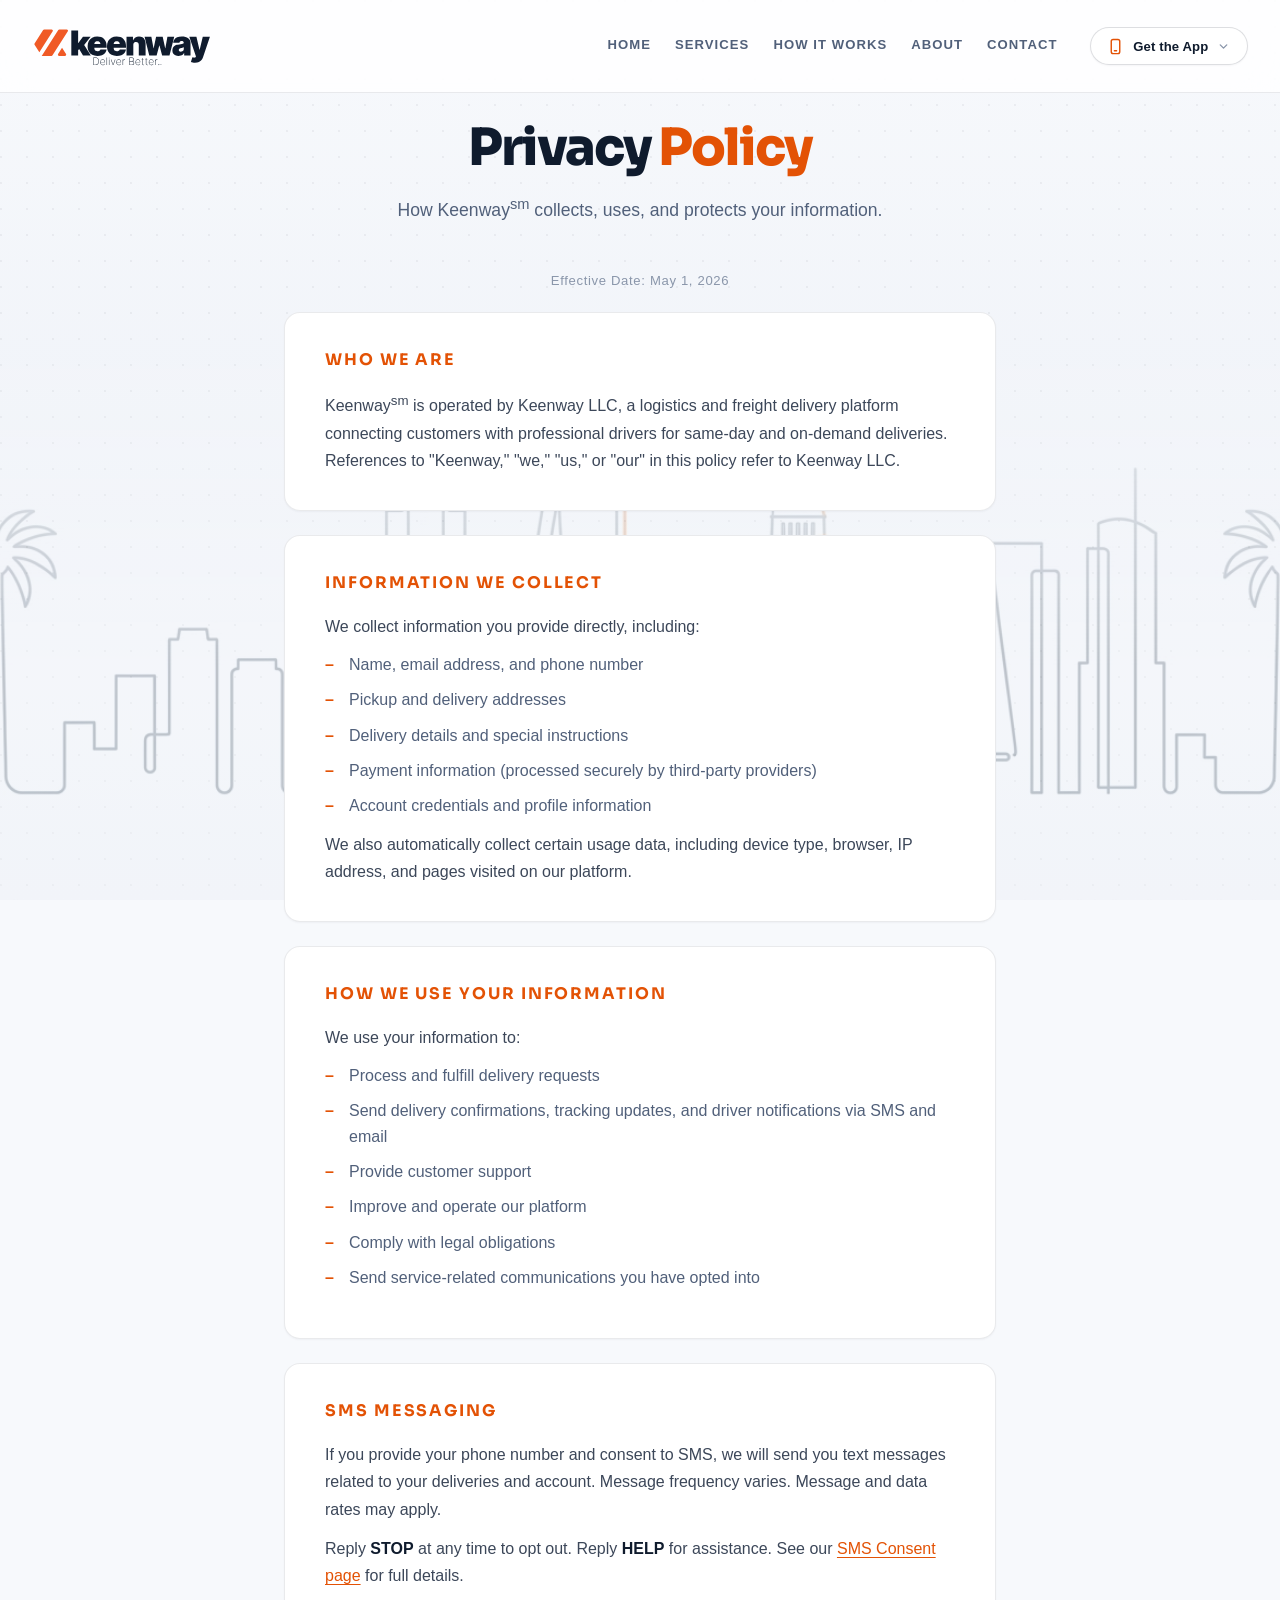
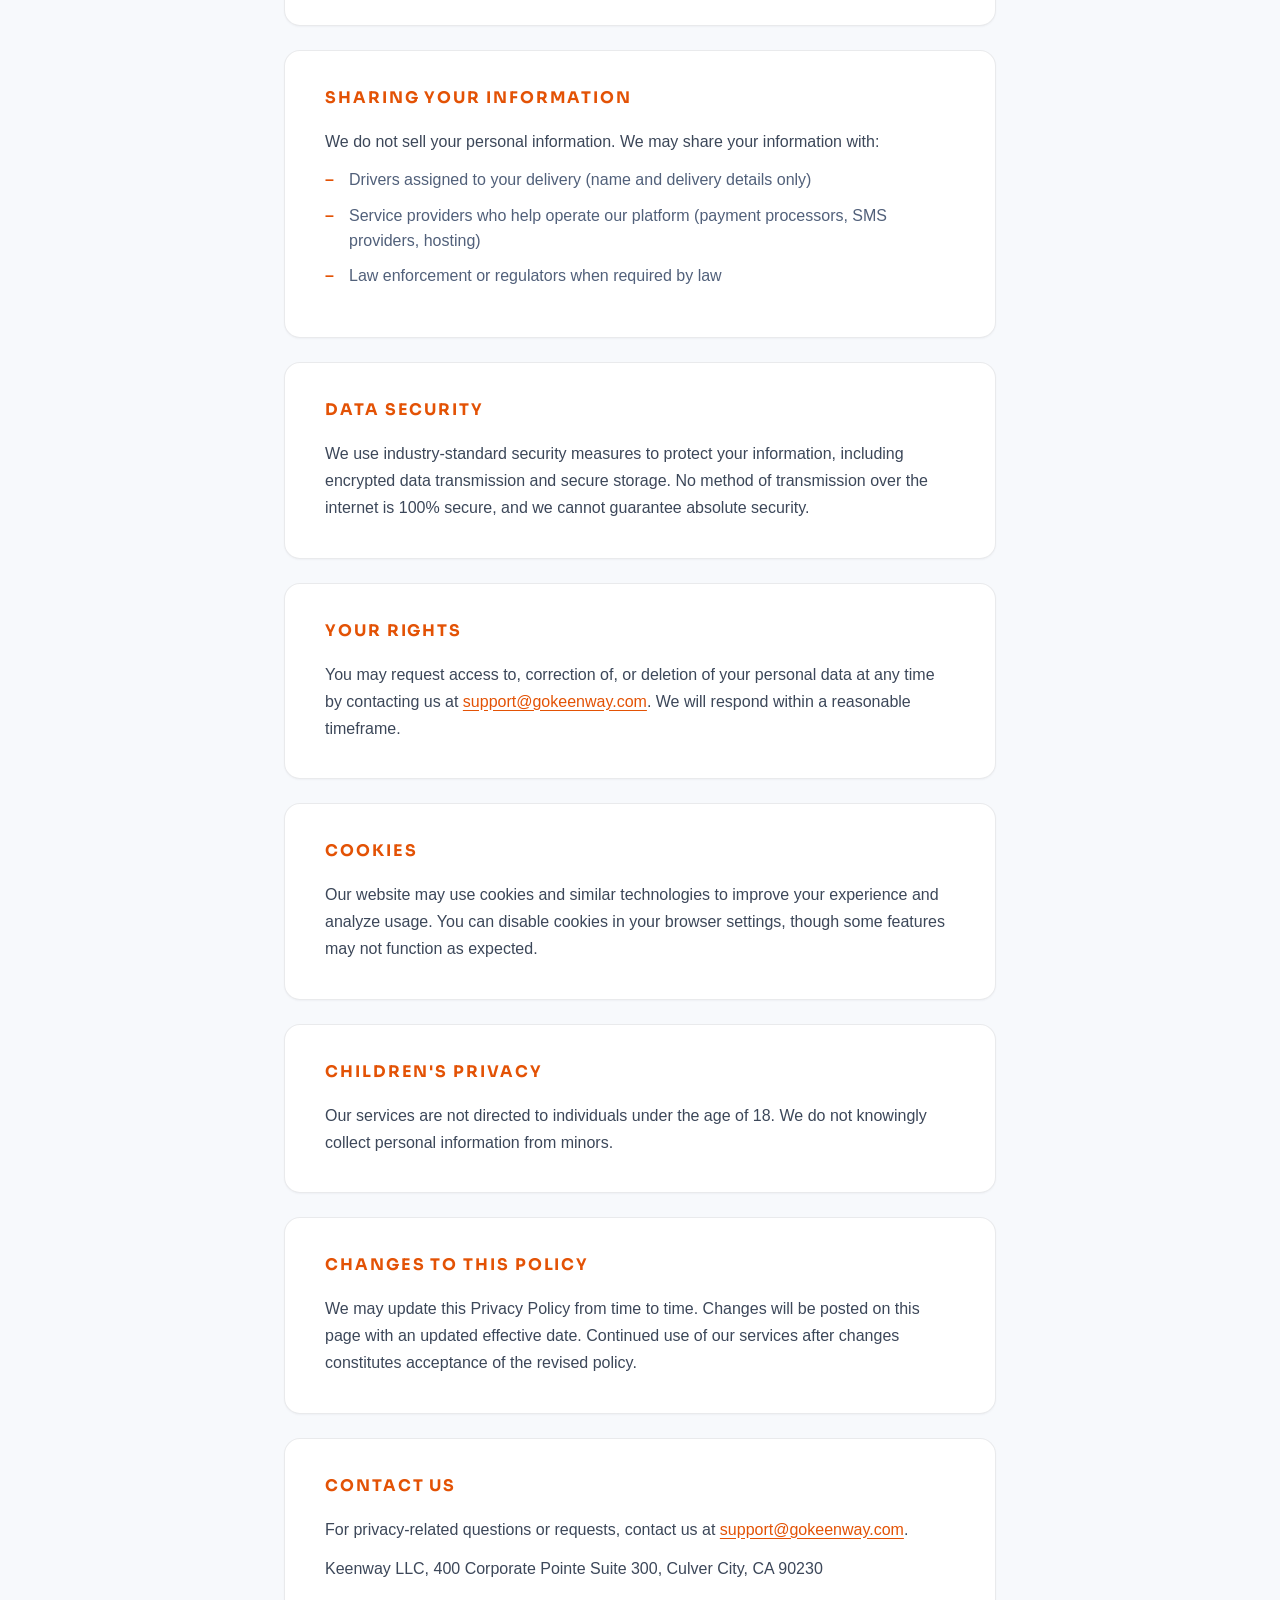
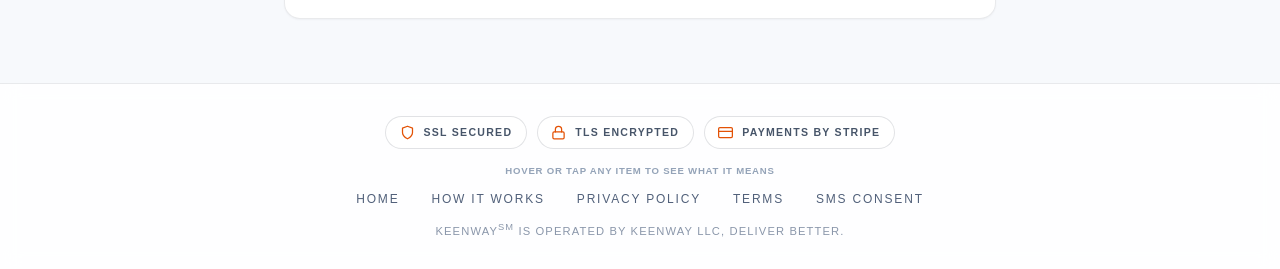
<file: privacy.html>
<!doctype html>
<html lang="en">
  <head>
    <meta charset="UTF-8" />
    <meta name="viewport" content="width=device-width, initial-scale=1.0, maximum-scale=5.0, user-scalable=yes" />
    <meta name="apple-mobile-web-app-capable" content="yes" />
    <meta name="apple-mobile-web-app-status-bar-style" content="black-translucent" />
    <title>Privacy Policy | Keenwayˢᵐ</title>
    <meta name="description" content="Read the Keenwayˢᵐ privacy policy covering how Keenway LLC collects, uses, and protects your information for pickup and delivery service in Los Angeles County." />
    <link rel="canonical" href="https://www.gokeenway.com/privacy" />
    <meta name="robots" content="index, follow" />
    <meta property="og:type" content="website" />
    <meta property="og:site_name" content="Keenway" />
    <meta property="og:title" content="Privacy Policy | Keenwayˢᵐ" />
    <meta property="og:description" content="Read the Keenwayˢᵐ privacy policy covering how Keenway LLC collects, uses, and protects your information for pickup and delivery service in Los Angeles County." />
    <meta property="og:url" content="https://www.gokeenway.com/privacy" />
    <meta property="og:image" content="https://www.gokeenway.com/keenway-logo-full.png" />
    <meta name="twitter:card" content="summary_large_image" />
    <meta name="twitter:title" content="Privacy Policy | Keenwayˢᵐ" />
    <meta name="twitter:description" content="Read the Keenwayˢᵐ privacy policy covering how Keenway LLC collects, uses, and protects your information for pickup and delivery service in Los Angeles County." />
    <meta name="twitter:image" content="https://www.gokeenway.com/keenway-logo-full.png" />
    <link rel="icon" type="image/png" href="favicon.png" />
    <link rel="preconnect" href="https://fonts.googleapis.com" />
    <link rel="preconnect" href="https://fonts.gstatic.com" crossorigin />
    <link href="https://fonts.googleapis.com/css2?family=Sora:wght@500;600;700;800&display=swap" rel="stylesheet" />
    <!-- Hold first paint until the page is parsed, so navigation swaps whole pages instead of flashing a half-loaded one. -->
    <link rel="expect" href="#site-footer" blocking="render" />
    <!-- The cursor is still over the clicked link when the next page loads; skip header transitions until the page settles so that link does not fade in. -->
    <script>document.documentElement.classList.add("kw-nav-loading");addEventListener("load",function(){requestAnimationFrame(function(){requestAnimationFrame(function(){document.documentElement.classList.remove("kw-nav-loading");});});});</script>
    <style>.kw-nav-loading header *, .kw-nav-loading header *::before, .kw-nav-loading header *::after { transition: none !important; }</style>
    <style>
      :root {
        --brand-orange: #e35205;
        --brand-orange-hover: #c94804;
        --brand-black: #000000;
        --white: #ffffff;
        --font-main: -apple-system, BlinkMacSystemFont, "Inter", "Segoe UI", Roboto, sans-serif;
        --transition: all 0.3s cubic-bezier(0.4, 0, 0.2, 1);
      }
      * { margin: 0; padding: 0; box-sizing: border-box; font-family: var(--font-main); }
      body {
        position: relative;
        background-color: var(--brand-black);
        min-height: 100vh;
        min-height: 100dvh;
        display: flex;
        flex-direction: column;
        overflow-x: hidden;
        -webkit-font-smoothing: antialiased;
        -moz-osx-font-smoothing: grayscale;
      }
      #bg-video {
        position: fixed; top: 0; left: 0; width: 100%; height: 100%;
        object-fit: cover; z-index: 0; opacity: 0.85;
        filter: contrast(1.1) saturate(1.2) brightness(0.9);
        animation: cinematicZoom 60s ease-in-out infinite alternate;
      }
      @keyframes cinematicZoom { from { transform: scale(1); } to { transform: scale(1.1); } }
      #bg-video-2 {
        position: fixed; top: 0; left: 0; width: 100%; height: 100%;
        object-fit: cover; z-index: 0; opacity: 0;
        filter: contrast(1.1) saturate(1.2) brightness(0.9);
        animation: cinematicZoom 60s ease-in-out infinite alternate;
        transition: opacity 2s ease-in-out;
      }
      header {
        position: fixed; top: 0; left: 0; width: 100%;
        padding: 1rem 2rem;
        display: flex; justify-content: space-between; align-items: center;
        z-index: 100;
        background: rgba(0,0,0,0.4);
        backdrop-filter: blur(20px); -webkit-backdrop-filter: blur(20px);
        border-bottom: 1px solid rgba(255,255,255,0.05);
      }
      .logo-link { display: flex; align-items: center; text-decoration: none; }
      .logo-img { height: 60px; width: auto; }
      .header-right { display: flex; align-items: center; gap: 2rem; }
      .nav-links { display: flex; gap: 1.5rem; align-items: center; }
      .nav-link {
        color: rgba(255,255,255,0.72); text-decoration: none;
        font-size: 0.82rem; font-weight: 600; text-transform: uppercase;
        letter-spacing: 0.08em; transition: var(--transition);
        position: relative; padding-bottom: 3px;
      }
      .nav-link::after {
        content: ''; position: absolute; bottom: 0; left: 0;
        width: 0; height: 2px; background: var(--brand-orange);
        border-radius: 1px; transition: width 0.25s ease;
      }
      .nav-link:hover { color: var(--white); }
      .nav-link:hover::after { width: 100%; }
      .google-play-wrapper { display: flex; flex-direction: column; align-items: center; gap: 4px; }
      .app-label { font-size: 0.6rem; font-weight: 700; text-transform: uppercase; letter-spacing: 0.15em; color: rgba(255,255,255,0.55); }
      .google-play-badge { height: 40px; width: auto; transition: var(--transition); }
      .google-play-link:hover .google-play-badge { transform: translateY(-2px); }
      .hamburger-btn {
        display: none; flex-direction: column; justify-content: center;
        align-items: center; gap: 5px; width: 40px; height: 40px;
        background: rgba(255,255,255,0.07); border: 1px solid rgba(255,255,255,0.12);
        border-radius: 8px; cursor: pointer; transition: var(--transition); padding: 0; flex-shrink: 0;
      }
      .hamburger-btn:hover { background: rgba(255,255,255,0.14); border-color: rgba(255,255,255,0.25); }
      .hamburger-line { display: block; width: 18px; height: 2px; background: var(--white); border-radius: 2px; transition: var(--transition); transform-origin: center; }
      .hamburger-btn.is-open .hamburger-line:nth-child(1) { transform: translateY(7px) rotate(45deg); }
      .hamburger-btn.is-open .hamburger-line:nth-child(2) { opacity: 0; transform: scaleX(0); }
      .hamburger-btn.is-open .hamburger-line:nth-child(3) { transform: translateY(-7px) rotate(-45deg); }
      .mobile-menu {
        position: absolute; top: 100%; left: 0; right: 0;
        background: rgba(5,5,5,0.96); backdrop-filter: blur(24px); -webkit-backdrop-filter: blur(24px);
        border-bottom: 1px solid rgba(255,255,255,0.07);
        padding: 0 1.5rem; display: flex; flex-direction: column; gap: 1.25rem;
        max-height: 0; overflow: hidden; opacity: 0; transform: translateY(-6px);
        transition: max-height 0.35s ease, opacity 0.25s ease, transform 0.25s ease, padding 0.35s ease;
        pointer-events: none;
      }
      .mobile-menu.is-open { max-height: 400px; opacity: 1; transform: translateY(0); padding: 1.5rem 1.5rem 2rem; pointer-events: auto; }
      .mobile-nav { display: flex; flex-direction: column; }
      .mobile-nav-link {
        display: block; color: rgba(255,255,255,0.68); text-decoration: none;
        font-size: 0.95rem; font-weight: 600; text-transform: uppercase; letter-spacing: 0.1em;
        padding: 1rem 0; border-bottom: 1px solid rgba(255,255,255,0.07);
        transition: color 0.2s ease, padding-left 0.2s ease;
      }
      .mobile-nav-link:last-child { border-bottom: none; }
      .mobile-nav-link:hover { color: var(--brand-orange); padding-left: 4px; }
      .mobile-play-wrapper { display: flex; flex-direction: column; align-items: flex-start; gap: 8px; padding-top: 0.25rem; }
      .mobile-play-badge { height: 44px !important; }

      .container {
        flex: 1; display: flex; flex-direction: column; align-items: center;
        position: relative; z-index: 10;
        padding-top: 120px; padding-bottom: 4rem; width: 100%;
      }
      .page-header { text-align: center; margin-bottom: 3rem; max-width: 700px; padding: 0 1.5rem; }
      h1 {
        font-size: clamp(2rem, 5vw, 3.2rem); font-weight: 900; line-height: 1.1;
        letter-spacing: -0.04em; margin-bottom: 1rem; color: var(--white);
        text-shadow: 0 4px 12px rgba(0,0,0,0.8);
      }
      .subtext { font-size: clamp(0.95rem, 1.6vw, 1.1rem); color: rgba(255,255,255,0.75); line-height: 1.65; font-weight: 400; text-shadow: 0 2px 8px rgba(0,0,0,0.8); }
      .brand-highlight { color: var(--brand-orange); }
      .content-wrapper { width: 100%; max-width: 760px; padding: 0 1.5rem; display: flex; flex-direction: column; gap: 1.5rem; }
      .card {
        background: rgba(255,255,255,0.07); backdrop-filter: blur(16px); -webkit-backdrop-filter: blur(16px);
        border: 1px solid rgba(255,255,255,0.12); border-radius: 16px;
        padding: 2.25rem 2.5rem; transition: var(--transition);
      }
      .card:hover { background: rgba(255,255,255,0.09); border-color: rgba(227,82,5,0.25); }
      .card-title { font-size: 1rem; font-weight: 700; color: var(--brand-orange); text-transform: uppercase; letter-spacing: 0.12em; margin-bottom: 1.25rem; }
      .card p { font-size: 1rem; color: rgba(255,255,255,0.82); line-height: 1.7; margin-bottom: 0.75rem; }
      .card p:last-child { margin-bottom: 0; }
      .card ul { list-style: none; padding: 0; margin: 0.5rem 0 0.75rem; display: flex; flex-direction: column; gap: 0.6rem; }
      .card ul li { font-size: 1rem; color: rgba(255,255,255,0.75); line-height: 1.6; padding-left: 1.5rem; position: relative; }
      .card ul li::before { content: '–'; position: absolute; left: 0; color: var(--brand-orange); font-weight: 700; }
      .card a { color: var(--brand-orange); text-decoration: underline; text-underline-offset: 3px; transition: color 0.2s ease; }
      .card a:hover { color: #ff7a3d; }
      .effective-date { font-size: 0.82rem; color: rgba(255,255,255,0.4); margin-bottom: 1.5rem; letter-spacing: 0.05em; text-align: center; }

      footer {
        padding: 2rem; display: flex; flex-direction: column; align-items: center; gap: 1rem;
        z-index: 10; position: relative; background: rgba(0,0,0,0.6);
        backdrop-filter: blur(10px); margin-top: auto;
      }
      .footer-links { display: flex; gap: 2rem; flex-wrap: wrap; justify-content: center; }
      .footer-links a {
        color: rgba(255,255,255,0.4); text-decoration: none;
        font-size: 0.75rem; font-weight: 500; text-transform: uppercase;
        letter-spacing: 0.15em; transition: var(--transition);
      }
      .footer-links a:hover { color: var(--brand-orange); }
      .copyright { color: rgba(255,255,255,0.3); font-size: 0.7rem; letter-spacing: 0.1em; font-weight: 400; text-transform: uppercase; text-align: center; }

      .hero-animate { opacity: 1; transform: none; }
      .hero-animate.is-visible { opacity: 1; transform: translateY(0); }
      .scroll-animate { opacity: 1; transform: none; }
      .scroll-animate.is-visible { opacity: 1; transform: translateY(0); }

      @media (max-width: 768px) {
        header { padding: 1rem 1.5rem; }
        .header-right { gap: 0.75rem; }
        .nav-links, .google-play-wrapper, .app-menu { display: none; }
        .hamburger-btn { display: flex; }
        .container { padding-top: 100px; }
        .card { padding: 1.75rem 1.5rem; }
      }
      @media (max-width: 480px) {
        .logo-img { height: 32px; }
        .card { padding: 1.5rem 1.25rem; }
        .card p, .card ul li { font-size: 0.95rem; }
      }
    
      /* ===== Light techy-clean theme override ===== */
      #bg-skyline {
        position: fixed; left: 0; right: 0; bottom: 0; height: 30vh;
        opacity: 0.38; z-index: 0; pointer-events: none;
      }
      #bg-skyline .skyline-art {
        position: absolute; bottom: 0; left: 50%; transform: translateX(-50%);
        width: min(1500px, 132%); height: auto;
        mix-blend-mode: multiply;
        -webkit-mask-image: linear-gradient(to top, #000 28%, transparent 72%);
        mask-image: linear-gradient(to top, #000 28%, transparent 72%);
      }
      @media (max-width: 480px) { #bg-skyline { height: 22vh; opacity: 0.3; } }
      body {
        color: #0f1b2d;
        background-color: #f7f9fc;
        background-image:
          radial-gradient(circle at 1px 1px, rgba(15,27,45,0.05) 1px, transparent 0),
          linear-gradient(180deg, #f7f9fc 0%, #eaeef6 100%);
        background-size: 26px 26px, 100% 100%;
        background-attachment: fixed;
      }
      header { background: rgba(255,255,255,0.82); border-bottom: 1px solid rgba(15,27,45,0.09); }
      .nav-link { color: #51607a; }
      .nav-link:hover { color: #0f1b2d; }
      .app-label { color: #8a96aa; }
      .hamburger-btn { background: rgba(15,27,45,0.04); border: 1px solid rgba(15,27,45,0.14); }
      .hamburger-btn:hover { background: rgba(15,27,45,0.08); border-color: #e35205; }
      .hamburger-line { background: #0f1b2d; }
      .mobile-menu { background: rgba(255,255,255,0.97); border-bottom: 1px solid rgba(15,27,45,0.09); }
      .mobile-nav-link { color: #51607a; border-bottom: 1px solid rgba(15,27,45,0.09); }
      h1 { color: #0f1b2d; text-shadow: none; }
      .subtext { color: #51607a; text-shadow: none; }
      .effective-date { color: #8a96aa; }
      .card {
        background: #ffffff;
        border: 1px solid rgba(15,27,45,0.09);
        box-shadow: 0 1px 2px rgba(15,27,45,0.04);
        -webkit-backdrop-filter: none; backdrop-filter: none;
      }
      .card:hover { background: #ffffff; border-color: rgba(227,82,5,0.4); box-shadow: 0 20px 40px -18px rgba(15,27,45,0.22); }
      .card p { color: #3c4759; }
      .card ul li { color: #51607a; }
      footer {
        background: rgba(255,255,255,0.85);
        border-top: 1px solid rgba(15,27,45,0.09);
        -webkit-backdrop-filter: blur(10px); backdrop-filter: blur(10px);
      }
      .footer-links a { color: #51607a; }
      .footer-links a:hover { color: #e35205; }
      .copyright { color: #8a96aa; }
          /* Display font for headings */
      h1, h2, h3, h1 span, h2 span, h3 span, .accent, .brand-highlight,
      .features-headline, .quote-heading, .feature-title,
      .step-title, .card-title {
        font-family: "Sora", ui-sans-serif, system-ui, -apple-system, sans-serif;
      }
          /* Logo: bigger + animated chevron */
      .logo-svg { display: block; }
      @keyframes logoIn {
        from { opacity: 0; transform: translateX(-12px); }
        to { opacity: 1; transform: translateX(0); }
      }
      .logo-svg { animation: none; }
      .logo-mark {
        transform-box: fill-box;
        transform-origin: center;
        transition: transform 0.4s cubic-bezier(0.16, 1, 0.3, 1);
      }
      .logo-link:hover .logo-mark { transform: translateX(7px); }
      @media (prefers-reduced-motion: reduce) {
        .logo-svg { animation: none; }
        .logo-link:hover .logo-mark { transform: none; }
      }
          /* ===== Get-the-App dropdown ===== */
      .app-menu { position: relative; }
      .app-menu-trigger {
        display: inline-flex; align-items: center; gap: 0.55rem;
        padding: 0.6rem 1.05rem; background: #ffffff;
        border: 1px solid rgba(15,27,45,0.14); border-radius: 999px;
        color: #0f1b2d; font-size: 0.82rem; font-weight: 600;
        letter-spacing: 0.01em; cursor: pointer; transition: var(--transition);
        box-shadow: 0 1px 2px rgba(15,27,45,0.04);
      }
      .app-menu-trigger:hover { transform: translateY(-1px); box-shadow: 0 8px 18px -10px rgba(15,27,45,0.22); }
      .app-menu-trigger:active { transform: translateY(0); }
      .app-menu-icon { width: 17px; height: 17px; color: var(--brand-orange); flex-shrink: 0; }
      .app-menu-chevron { width: 13px; height: 13px; color: #8a96aa; transition: transform 0.3s cubic-bezier(0.16,1,0.3,1); }
      .app-menu.is-open .app-menu-chevron { transform: rotate(180deg); }
      .app-menu-panel {
        position: absolute; top: calc(100% + 0.75rem); right: 0; width: 264px;
        padding: 1rem 1rem 0.85rem; background: #ffffff; border: 1px solid rgba(15,27,45,0.09);
        border-radius: 22px;
        box-shadow: 0 24px 48px -20px rgba(15,27,45,0.26), 0 2px 6px rgba(15,27,45,0.05), inset 0 1px 0 rgba(255,255,255,0.6);
        display: flex; flex-direction: column; gap: 0.85rem;
        opacity: 0; transform: translateY(-8px) scale(0.97); transform-origin: top right;
        pointer-events: none;
        transition: opacity 0.26s cubic-bezier(0.16,1,0.3,1), transform 0.26s cubic-bezier(0.16,1,0.3,1);
        z-index: 120;
      }
      .app-menu.is-open .app-menu-panel { opacity: 1; transform: translateY(0) scale(1); pointer-events: auto; }
      .app-menu-item { display: flex; flex-direction: column; align-items: center; gap: 0.5rem; padding: 0.75rem 0.5rem; border-radius: 16px; text-decoration: none; transition: background 0.2s ease; }
      .app-menu-item:hover { background: #f7f9fc; }
      .app-menu-item-label { font-size: 0.62rem; font-weight: 700; text-transform: uppercase; letter-spacing: 0.16em; color: #8a96aa; }
      .app-menu-badge { height: 42px; width: auto; display: block; }
      .app-menu-note { margin: 0; padding-top: 0.85rem; border-top: 1px solid rgba(15,27,45,0.09); font-size: 0.58rem; font-weight: 600; text-transform: uppercase; letter-spacing: 0.1em; line-height: 1.5; color: #8a96aa; text-align: center; }
    </style>
  </head>
  <body>
    <div id="bg-skyline" aria-hidden="true"><img src="home-icons/la-skyline-art.png" alt="" class="skyline-art" /></div>
<header id="site-header">
      <a href="/" class="logo-link">
        <svg class="logo-img logo-svg" viewBox="0 0 900 293" xmlns="http://www.w3.org/2000/svg" role="img" aria-label="Keenway"><path class="logo-mark" fill="#f05a26" fill-rule="evenodd" d="M35.89,177c21.74-33.99,43.49-67.99,65.23-101.98,2.64-4.12-.32-9.52-5.21-9.52h-36.3c-2.11,0-4.07,1.07-5.21,2.85L12.53,133.82c-1.3,2.03-1.3,4.63,0,6.66l23.36,36.52h0ZM47.34,194.92h47.6c2.11,0,4.07-1.07,5.21-2.85l74.86-117.05c2.64-4.12-.32-9.52-5.21-9.52h-36.3c-2.11,0-4.07,1.07-5.21,2.85l-80.95,126.56h.01ZM146.73,155.07l-19.4,30.33c-2.64,4.12.32,9.52,5.21,9.52h28.38c4.88,0,7.84-5.4,5.21-9.52l-19.4-30.33h-.01Z"/>
  
  <g>
    <g>
      <path fill="#0f1b2d" d="M622.82,235.5v-.52h3.62v.52h-1.52v4.31h-.59v-4.31h-1.52,0Z"/>
      <path fill="#0f1b2d" d="M627.02,234.98h.7l1.65,4.02h.06l1.65-4.02h.7v4.84h-.55v-3.67h-.05l-1.51,3.67h-.53l-1.51-3.67h-.05v3.67h-.55v-4.84h0Z"/>
    </g>
    <g>
      <path fill="#0f1b2d" d="M309.57,239.81h-10.24v-36.94h11.04c3.47,0,6.43.73,8.9,2.2,2.46,1.46,4.36,3.57,5.67,6.3,1.31,2.74,1.97,6.02,1.95,9.84,0,3.91-.7,7.25-2.05,10.02s-3.33,4.9-5.89,6.37c-2.58,1.47-5.69,2.21-9.36,2.21h0ZM301.58,237.72h7.9c3.29,0,6.07-.66,8.33-1.98,2.26-1.31,3.97-3.21,5.13-5.67,1.16-2.46,1.74-5.42,1.72-8.85,0-3.39-.56-6.3-1.68-8.72s-2.74-4.28-4.88-5.58c-2.14-1.3-4.75-1.95-7.84-1.95h-8.7v32.76h.02Z"/>
      <path fill="#0f1b2d" d="M345.72,240.39c-2.5,0-4.68-.62-6.53-1.85-1.85-1.24-3.28-2.93-4.29-5.09-1.01-2.15-1.51-4.61-1.51-7.36s.51-5.23,1.52-7.39,2.41-3.87,4.19-5.12,3.81-1.88,6.09-1.88c1.55,0,3.02.31,4.41.93,1.39.62,2.62,1.51,3.68,2.68s1.9,2.58,2.51,4.22c.61,1.65.91,3.5.91,5.55v1.37h-21.93v-2h19.73c0-2.01-.41-3.82-1.23-5.43-.81-1.61-1.93-2.89-3.33-3.84s-2.98-1.42-4.75-1.42-3.48.52-4.91,1.54c-1.44,1.03-2.58,2.41-3.41,4.16-.84,1.75-1.27,3.69-1.31,5.84v.9c0,2.31.41,4.38,1.21,6.21.81,1.84,1.98,3.28,3.49,4.35s3.33,1.6,5.45,1.6c1.51,0,2.81-.26,3.89-.76,1.07-.51,1.95-1.13,2.64-1.87.68-.73,1.21-1.45,1.55-2.13l2,.81c-.42.92-1.07,1.85-1.95,2.77s-2,1.69-3.36,2.3-2.94.92-4.77.92h0Z"/>
      <path fill="#0f1b2d" d="M366.49,202.87v36.94h-2.2v-36.94h2.2Z"/>
      <path fill="#0f1b2d" d="M376.83,207.2c-.48,0-.9-.17-1.26-.51-.36-.33-.53-.75-.53-1.22s.17-.89.52-1.23c.35-.33.77-.51,1.26-.51s.9.17,1.26.51c.36.34.53.75.53,1.23s-.17.89-.52,1.22c-.35.34-.77.51-1.26.51ZM375.73,239.81v-27.7h2.18v27.7h-2.18Z"/>
      <path fill="#0f1b2d" d="M407.41,212.1l-10.01,27.7h-2.49l-10.01-27.7h2.36l8.8,24.87h.18l8.8-24.87h2.36,0Z"/>
      <path fill="#0f1b2d" d="M424.07,240.39c-2.5,0-4.68-.62-6.53-1.85-1.85-1.24-3.28-2.93-4.29-5.09-1.01-2.15-1.51-4.61-1.51-7.36s.51-5.23,1.52-7.39,2.41-3.87,4.19-5.12,3.81-1.88,6.09-1.88c1.55,0,3.02.31,4.41.93,1.39.62,2.62,1.51,3.68,2.68s1.9,2.58,2.51,4.22c.61,1.65.91,3.5.91,5.55v1.37h-21.93v-2h19.73c0-2.01-.41-3.82-1.23-5.43-.81-1.61-1.93-2.89-3.33-3.84s-2.98-1.42-4.75-1.42-3.48.52-4.91,1.54c-1.44,1.03-2.58,2.41-3.41,4.16-.84,1.75-1.27,3.69-1.31,5.84v.9c0,2.31.41,4.38,1.21,6.21.81,1.84,1.98,3.28,3.49,4.35s3.33,1.6,5.45,1.6c1.51,0,2.81-.26,3.89-.76,1.07-.51,1.95-1.13,2.64-1.87.68-.73,1.21-1.45,1.55-2.13l2,.81c-.42.92-1.07,1.85-1.95,2.77s-2,1.69-3.36,2.3-2.94.92-4.77.92h0Z"/>
      <path fill="#0f1b2d" d="M442.65,239.81v-27.7h2.14v4.33h.2c.6-1.42,1.62-2.56,3.05-3.42s3.06-1.29,4.89-1.29h.57c.19,0,.37,0,.54.02v2.22c-.14,0-.32-.03-.52-.07-.2-.03-.44-.04-.73-.04-1.54,0-2.91.33-4.11.99s-2.14,1.57-2.83,2.74c-.68,1.16-1.03,2.49-1.03,3.97v18.26h-2.2.02Z"/>
      <path fill="#0f1b2d" d="M475.02,239.81v-36.94h12c2.24,0,4.12.4,5.66,1.19s2.71,1.9,3.51,3.33,1.2,3.09,1.2,5c0,1.49-.24,2.81-.72,3.97s-1.15,2.11-2.01,2.86c-.86.75-1.87,1.27-3.02,1.56v.22c1.27.1,2.46.54,3.55,1.32,1.1.79,1.98,1.85,2.64,3.2.67,1.35,1,2.92,1,4.71,0,1.89-.41,3.55-1.21,4.99-.81,1.44-2.02,2.56-3.63,3.38s-3.61,1.21-5.99,1.21h-12.97,0ZM477.28,220.03h10.52c1.57,0,2.91-.34,4.02-1.03,1.1-.68,1.95-1.6,2.53-2.76.58-1.16.87-2.44.87-3.84,0-2.29-.71-4.09-2.13-5.43s-3.44-2-6.06-2h-9.74v15.06h0ZM477.28,237.72h10.72c2.78,0,4.91-.7,6.41-2.1s2.24-3.19,2.24-5.4c0-1.55-.37-2.94-1.09-4.17-.73-1.23-1.74-2.19-3.02-2.91-1.29-.71-2.78-1.07-4.47-1.07h-10.78v15.64h0Z"/>
      <path fill="#0f1b2d" d="M517.75,240.39c-2.5,0-4.68-.62-6.53-1.85-1.85-1.24-3.28-2.93-4.29-5.09-1.01-2.15-1.51-4.61-1.51-7.36s.51-5.23,1.52-7.39,2.41-3.87,4.19-5.12,3.81-1.88,6.09-1.88c1.55,0,3.02.31,4.41.93,1.39.62,2.62,1.51,3.68,2.68s1.9,2.58,2.51,4.22.91,3.5.91,5.55v1.37h-21.93v-2h19.73c0-2.01-.41-3.82-1.23-5.43-.81-1.61-1.93-2.89-3.33-3.84s-2.98-1.42-4.75-1.42-3.48.52-4.91,1.54c-1.44,1.03-2.58,2.41-3.41,4.16s-1.27,3.69-1.31,5.84v.9c0,2.31.41,4.38,1.21,6.21.81,1.84,1.98,3.28,3.49,4.35s3.33,1.6,5.45,1.6c1.51,0,2.81-.26,3.88-.76s1.95-1.13,2.64-1.87c.68-.73,1.21-1.45,1.55-2.13l2,.81c-.42.92-1.07,1.85-1.95,2.77s-2,1.69-3.36,2.3-2.94.92-4.77.92h0Z"/>
      <path fill="#0f1b2d" d="M546.12,212.1v1.97h-12.1v-1.97h12.1ZM538.12,205.47h2.18v27.79c0,1.13.22,2.05.66,2.77.44.71,1.01,1.25,1.73,1.59s1.48.52,2.3.52c.4,0,.74-.03,1.04-.09s.57-.14.84-.23l.54,2c-.34.12-.71.22-1.12.32-.41.09-.89.13-1.45.13-1.16,0-2.24-.26-3.28-.77s-1.86-1.27-2.49-2.25c-.64-.99-.96-2.18-.96-3.57v-28.19h0Z"/>
      <path fill="#0f1b2d" d="M564.06,212.1v1.97h-12.1v-1.97h12.1ZM556.06,205.47h2.18v27.79c0,1.13.22,2.05.66,2.77.44.71,1.01,1.25,1.73,1.59s1.48.52,2.3.52c.4,0,.74-.03,1.04-.09s.57-.14.84-.23l.54,2c-.34.12-.71.22-1.12.32-.41.09-.89.13-1.45.13-1.16,0-2.24-.26-3.28-.77s-1.86-1.27-2.49-2.25c-.64-.99-.96-2.18-.96-3.57v-28.19h0Z"/>
      <path fill="#0f1b2d" d="M582.74,240.39c-2.5,0-4.68-.62-6.53-1.85-1.85-1.24-3.28-2.93-4.29-5.09s-1.51-4.61-1.51-7.36.51-5.23,1.52-7.39,2.41-3.87,4.19-5.12c1.78-1.25,3.81-1.88,6.09-1.88,1.55,0,3.02.31,4.41.93s2.62,1.51,3.68,2.68c1.06,1.16,1.9,2.58,2.51,4.22s.91,3.5.91,5.55v1.37h-21.93v-2h19.73c0-2.01-.41-3.82-1.22-5.43s-1.93-2.89-3.33-3.84-2.98-1.42-4.75-1.42-3.48.52-4.91,1.54c-1.44,1.03-2.58,2.41-3.41,4.16-.84,1.75-1.27,3.69-1.31,5.84v.9c0,2.31.41,4.38,1.21,6.21.81,1.84,1.98,3.28,3.49,4.35s3.33,1.6,5.45,1.6c1.51,0,2.81-.26,3.88-.76s1.95-1.13,2.64-1.87c.68-.73,1.21-1.45,1.55-2.13l2,.81c-.42.92-1.07,1.85-1.95,2.77s-2,1.69-3.36,2.3-2.94.92-4.77.92h0Z"/>
      <path fill="#0f1b2d" d="M601.32,239.81v-27.7h2.14v4.33h.2c.6-1.42,1.61-2.56,3.05-3.42,1.43-.86,3.06-1.29,4.89-1.29h.57c.19,0,.37,0,.54.02v2.22c-.14,0-.32-.03-.52-.07-.2-.03-.44-.04-.73-.04-1.54,0-2.91.33-4.11.99-1.2.67-2.14,1.57-2.83,2.74-.68,1.16-1.03,2.49-1.03,3.97v18.26h-2.2.02Z"/>
      <path fill="#0f1b2d" d="M617.51,240.04c-.54,0-1-.19-1.38-.57-.38-.38-.57-.84-.57-1.37s.19-.99.57-1.37.84-.57,1.37-.57.99.19,1.37.57.57.84.57,1.37c0,.36-.08.69-.26.98-.17.29-.41.53-.71.71-.29.17-.62.26-.98.26h0Z"/>
    </g>
  </g>
  <g>
    <polygon fill="#0f1b2d" points="286.12 101.05 248.82 101.05 226.44 132.1 225.23 132.1 225.23 70.25 192.02 70.25 192.02 193.47 225.23 193.47 225.23 167.26 230.21 160.91 249.06 193.47 287.09 193.47 254.69 141.55 286.12 101.05"/>
    <path fill="#0f1b2d" d="M352.01,112.51c-4.01-4.11-8.84-7.25-14.5-9.42-5.66-2.17-11.97-3.25-18.95-3.25-9.55,0-17.83,1.99-24.85,5.96-7.02,3.97-12.45,9.53-16.31,16.67-3.85,7.14-5.78,15.48-5.78,25.03s1.92,18.48,5.75,25.6c3.83,7.12,9.31,12.58,16.43,16.37,7.12,3.79,15.61,5.69,25.48,5.69,8.54,0,16.01-1.29,22.41-3.88,6.4-2.59,11.54-6.24,15.43-10.95,3.89-4.71,6.36-10.28,7.4-16.7h-30.32c-.64,1.73-1.65,3.2-3.01,4.42-1.36,1.22-3,2.16-4.9,2.8-1.91.64-4,.96-6.29.96-3.29,0-6.1-.66-8.42-1.99-2.33-1.32-4.11-3.15-5.36-5.48-1.24-2.33-1.87-4.97-1.87-7.94v-1.44h60.17v-7.7c0-7.34-1.08-13.94-3.25-19.79-2.17-5.86-5.26-10.84-9.27-14.95ZM304.36,136.67c.08-2.69.79-5.03,2.14-7.04,1.34-2.01,3.14-3.58,5.38-4.72,2.25-1.14,4.71-1.72,7.4-1.72s5.24.57,7.43,1.72c2.19,1.14,3.93,2.73,5.23,4.75,1.3,2.03,1.98,4.36,2.02,7.01h-29.6Z"/>
    <path fill="#0f1b2d" d="M446.54,112.51c-4.01-4.11-8.84-7.25-14.5-9.42-5.66-2.17-11.97-3.25-18.95-3.25-9.55,0-17.83,1.99-24.85,5.96-7.02,3.97-12.45,9.53-16.31,16.67-3.85,7.14-5.78,15.48-5.78,25.03s1.92,18.48,5.75,25.6c3.83,7.12,9.31,12.58,16.43,16.37,7.12,3.79,15.61,5.69,25.48,5.69,8.54,0,16.01-1.29,22.41-3.88,6.4-2.59,11.54-6.24,15.43-10.95,3.89-4.71,6.36-10.28,7.4-16.7h-30.32c-.64,1.73-1.65,3.2-3.01,4.42-1.36,1.22-3,2.16-4.9,2.8-1.91.64-4,.96-6.29.96-3.29,0-6.1-.66-8.42-1.99-2.33-1.32-4.11-3.15-5.36-5.48-1.24-2.33-1.87-4.97-1.87-7.94v-1.44h60.17v-7.7c0-7.34-1.08-13.94-3.25-19.79-2.17-5.86-5.26-10.84-9.27-14.95ZM398.89,136.67c.08-2.69.79-5.03,2.14-7.04,1.34-2.01,3.14-3.58,5.38-4.72,2.25-1.14,4.71-1.72,7.4-1.72s5.24.57,7.43,1.72c2.19,1.14,3.93,2.73,5.23,4.75,1.3,2.03,1.98,4.36,2.02,7.01h-29.6Z"/>
    <path fill="#0f1b2d" d="M539.52,104.33c-4.83-2.99-10.52-4.48-17.06-4.48s-12.71,1.66-17.78,4.99c-5.07,3.33-8.61,7.92-10.62,13.78h-.96v-17.57h-31.53v92.42h33.21v-51.99c.04-3.05.6-5.67,1.68-7.85,1.08-2.19,2.64-3.87,4.66-5.05,2.02-1.18,4.4-1.78,7.13-1.78,4.17,0,7.43,1.3,9.78,3.91,2.35,2.61,3.5,6.2,3.46,10.77v51.99h33.21v-58.97c.04-6.7-1.27-12.65-3.94-17.87-2.67-5.21-6.42-9.32-11.25-12.3Z"/>
    <polygon fill="#0f1b2d" points="661.31 101.05 651.2 156.89 650.48 156.89 638.21 101.05 605.96 101.05 594.16 157.37 593.44 157.37 582.85 101.05 549.64 101.05 572.74 193.47 608.61 193.47 621.6 143.89 622.56 143.89 635.56 193.47 671.42 193.47 694.53 101.05 661.31 101.05"/>
    <path fill="#0f1b2d" d="M762.8,108.6c-3.69-2.75-8.16-4.89-13.42-6.44-5.26-1.54-11.19-2.32-17.81-2.32-9.19,0-16.85,1.43-22.98,4.3-6.14,2.87-10.8,6.68-13.99,11.43-3.19,4.75-4.98,9.94-5.38,15.55h30.57c.4-2.85,1.59-4.96,3.58-6.35s4.56-2.08,7.73-2.08c2.89,0,5.25.64,7.1,1.92,1.84,1.28,2.77,3.13,2.77,5.54v.24c0,1.77-.7,3.18-2.11,4.24-1.4,1.06-3.68,1.89-6.83,2.47-3.15.58-7.31,1.07-12.49,1.47-4.77.36-9.22,1.14-13.33,2.35-4.11,1.2-7.71,2.95-10.8,5.23-3.09,2.29-5.5,5.23-7.22,8.81-1.73,3.59-2.59,7.91-2.59,12.97,0,6.14,1.28,11.19,3.85,15.16,2.57,3.97,6.11,6.93,10.62,8.88,4.51,1.95,9.72,2.92,15.61,2.92,4.01,0,7.69-.48,11.04-1.44,3.35-.96,6.34-2.51,8.97-4.63,2.63-2.13,4.86-4.91,6.71-8.36h.72v13h31.05v-63.3c0-4.29-.97-8.27-2.92-11.94-1.95-3.67-4.76-6.88-8.45-9.63ZM741.2,160.74c0,2.81-.7,5.2-2.11,7.16-1.4,1.96-3.22,3.47-5.44,4.51-2.23,1.04-4.6,1.56-7.13,1.56-2.81,0-5.11-.68-6.92-2.05-1.81-1.36-2.71-3.33-2.71-5.89,0-1.61.39-3.06,1.17-4.36.78-1.3,1.99-2.41,3.61-3.31,1.62-.9,3.72-1.55,6.29-1.96,1.32-.2,2.6-.42,3.82-.66,1.22-.24,2.39-.5,3.49-.78,1.1-.28,2.14-.58,3.13-.9.98-.32,1.92-.66,2.8-1.02v7.7Z"/>
    <path fill="#0f1b2d" d="M833.97,101.05l-15.16,64.02h-.96l-14.92-64.02h-34.66l32.49,96.51-.72,1.69c-.72,1.69-1.9,2.83-3.52,3.43-1.62.6-3.57.76-5.84.48-2.27-.28-4.76-.9-7.49-1.87l-7.22,23.59c2.61,1,5.63,1.79,9.08,2.38s7.08.87,10.89.87c7.74,0,14.2-1.18,19.37-3.55,5.18-2.37,9.36-5.59,12.54-9.66,3.19-4.07,5.63-8.66,7.31-13.75l33.69-100.12h-34.9Z"/>
  </g></svg>
      </a>
      <div class="header-right">
        <nav class="nav-links">
          <a href="/" class="nav-link">Home</a>
          <a href="/services" class="nav-link">Services</a>
          <a href="/how-it-works" class="nav-link">How It Works</a>
          <a href="/about" class="nav-link">About</a>
          <a href="/contact" class="nav-link">Contact</a>
        </nav>
        <div class="app-menu" id="app-menu">
          <button type="button" class="app-menu-trigger" id="app-menu-trigger" aria-haspopup="true" aria-expanded="false" aria-controls="app-menu-panel">
            <svg class="app-menu-icon" viewBox="0 0 24 24" fill="none" stroke="currentColor" stroke-width="2" stroke-linecap="round" stroke-linejoin="round" aria-hidden="true"><rect x="6" y="2" width="12" height="20" rx="2.6" /><line x1="10.5" y1="18" x2="13.5" y2="18" /></svg>
            <span>Get the App</span>
            <svg class="app-menu-chevron" viewBox="0 0 24 24" fill="none" stroke="currentColor" stroke-width="2.5" stroke-linecap="round" stroke-linejoin="round" aria-hidden="true"><path d="m6 9 6 6 6-6" /></svg>
          </button>
          <div class="app-menu-panel" id="app-menu-panel" role="menu" aria-label="Download the Keenway apps">
            <a class="app-menu-item" role="menuitem" href="https://play.google.com/store/apps/details?id=com.gokeenway.customer" target="_blank" rel="noopener noreferrer">
              <span class="app-menu-item-label">Customer App</span>
              <img src="google-play-badge.png" alt="Get it on Google Play, Customer App" class="app-menu-badge" />
            </a>
            <a class="app-menu-item" role="menuitem" href="https://play.google.com/store/apps/details?id=com.gokeenway.driver" target="_blank" rel="noopener noreferrer">
              <span class="app-menu-item-label">Driver App</span>
              <img src="google-play-badge.png" alt="Get it on Google Play, Driver App" class="app-menu-badge" />
            </a>
            <p class="app-menu-note">iOS coming soon to the App Store</p>
          </div>
        </div>
        <button class="hamburger-btn" id="hamburger-btn" aria-label="Open navigation menu" aria-expanded="false" aria-controls="mobile-menu">
          <span class="hamburger-line"></span>
          <span class="hamburger-line"></span>
          <span class="hamburger-line"></span>
        </button>
      </div>
      <nav class="mobile-menu" id="mobile-menu" aria-label="Mobile navigation">
        <div class="mobile-nav">
          <a href="/" class="mobile-nav-link">Home</a>
          <a href="/how-it-works" class="mobile-nav-link">How It Works</a>
        </div>
        <div class="mobile-play-wrapper">
          <span class="app-label">Customer App</span>
          <a href="https://play.google.com/store/apps/details?id=com.gokeenway.customer" target="_blank" rel="noopener noreferrer" class="google-play-link"><img src="google-play-badge.png" alt="Get it on Google Play, Customer App" class="google-play-badge mobile-play-badge" /></a>
          <span class="app-label">Driver App</span>
          <a href="https://play.google.com/store/apps/details?id=com.gokeenway.driver" target="_blank" rel="noopener noreferrer" class="google-play-link"><img src="google-play-badge.png" alt="Get it on Google Play, Driver App" class="google-play-badge mobile-play-badge" /></a>
          <p class="app-label" style="opacity:0.75; margin-top:4px;">iOS coming soon to the App Store</p>
        </div>
      </nav>
    </header>

    <main class="container">
      <div class="page-header hero-animate">
        <h1>Privacy <span class="brand-highlight">Policy</span></h1>
        <p class="subtext">How Keenway<sup>sm</sup> collects, uses, and protects your information.</p>
      </div>
      <p class="effective-date">Effective Date: May 1, 2026</p>

      <div class="content-wrapper">

        <article class="card scroll-animate">
          <h2 class="card-title">Who We Are</h2>
          <p>Keenway<sup>sm</sup> is operated by Keenway LLC, a logistics and freight delivery platform connecting customers with professional drivers for same-day and on-demand deliveries. References to "Keenway," "we," "us," or "our" in this policy refer to Keenway LLC.</p>
        </article>

        <article class="card scroll-animate">
          <h2 class="card-title">Information We Collect</h2>
          <p>We collect information you provide directly, including:</p>
          <ul>
            <li>Name, email address, and phone number</li>
            <li>Pickup and delivery addresses</li>
            <li>Delivery details and special instructions</li>
            <li>Payment information (processed securely by third-party providers)</li>
            <li>Account credentials and profile information</li>
          </ul>
          <p>We also automatically collect certain usage data, including device type, browser, IP address, and pages visited on our platform.</p>
        </article>

        <article class="card scroll-animate">
          <h2 class="card-title">How We Use Your Information</h2>
          <p>We use your information to:</p>
          <ul>
            <li>Process and fulfill delivery requests</li>
            <li>Send delivery confirmations, tracking updates, and driver notifications via SMS and email</li>
            <li>Provide customer support</li>
            <li>Improve and operate our platform</li>
            <li>Comply with legal obligations</li>
            <li>Send service-related communications you have opted into</li>
          </ul>
        </article>

        <article class="card scroll-animate">
          <h2 class="card-title">SMS Messaging</h2>
          <p>If you provide your phone number and consent to SMS, we will send you text messages related to your deliveries and account. Message frequency varies. Message and data rates may apply.</p>
          <p>Reply <strong style="color:#0f1b2d;">STOP</strong> at any time to opt out. Reply <strong style="color:#0f1b2d;">HELP</strong> for assistance. See our <a href="/sms-consent">SMS Consent page</a> for full details.</p>
        </article>

        <article class="card scroll-animate">
          <h2 class="card-title">Sharing Your Information</h2>
          <p>We do not sell your personal information. We may share your information with:</p>
          <ul>
            <li>Drivers assigned to your delivery (name and delivery details only)</li>
            <li>Service providers who help operate our platform (payment processors, SMS providers, hosting)</li>
            <li>Law enforcement or regulators when required by law</li>
          </ul>
        </article>

        <article class="card scroll-animate">
          <h2 class="card-title">Data Security</h2>
          <p>We use industry-standard security measures to protect your information, including encrypted data transmission and secure storage. No method of transmission over the internet is 100% secure, and we cannot guarantee absolute security.</p>
        </article>

        <article class="card scroll-animate">
          <h2 class="card-title">Your Rights</h2>
          <p>You may request access to, correction of, or deletion of your personal data at any time by contacting us at <a href="mailto:support@gokeenway.com">support@gokeenway.com</a>. We will respond within a reasonable timeframe.</p>
        </article>

        <article class="card scroll-animate">
          <h2 class="card-title">Cookies</h2>
          <p>Our website may use cookies and similar technologies to improve your experience and analyze usage. You can disable cookies in your browser settings, though some features may not function as expected.</p>
        </article>

        <article class="card scroll-animate">
          <h2 class="card-title">Children's Privacy</h2>
          <p>Our services are not directed to individuals under the age of 18. We do not knowingly collect personal information from minors.</p>
        </article>

        <article class="card scroll-animate">
          <h2 class="card-title">Changes to This Policy</h2>
          <p>We may update this Privacy Policy from time to time. Changes will be posted on this page with an updated effective date. Continued use of our services after changes constitutes acceptance of the revised policy.</p>
        </article>

        <article class="card scroll-animate">
          <h2 class="card-title">Contact Us</h2>
          <p>For privacy-related questions or requests, contact us at <a href="mailto:support@gokeenway.com">support@gokeenway.com</a>.</p>
          <p>Keenway LLC, 400 Corporate Pointe Suite 300, Culver City, CA 90230</p>
        </article>

      </div>
    </main>

    <footer id="site-footer">
      <nav class="footer-links" aria-label="Footer navigation">
        <a href="/">Home</a>
        <a href="/how-it-works">How It Works</a>
        <a href="/privacy">Privacy Policy</a>
        <a href="/terms">Terms</a>
        <a href="/sms-consent">SMS Consent</a>
      </nav>
      <p class="copyright">Keenway<sup>sm</sup> is operated by Keenway LLC, Deliver Better.</p>
    </footer>

    <script>
      const hamburgerBtn = document.getElementById('hamburger-btn');
      const mobileMenu = document.getElementById('mobile-menu');
      hamburgerBtn.addEventListener('click', () => {
        const isOpen = hamburgerBtn.classList.toggle('is-open');
        mobileMenu.classList.toggle('is-open', isOpen);
        hamburgerBtn.setAttribute('aria-expanded', isOpen);
      });

      const animatedEls = document.querySelectorAll('.hero-animate, .scroll-animate');
      const observer = new IntersectionObserver(
        (entries) => { entries.forEach((entry) => { if (entry.isIntersecting) { entry.target.classList.add('is-visible'); observer.unobserve(entry.target); } }); },
        { threshold: 0.12 }
      );
      animatedEls.forEach((el) => observer.observe(el));
    </script>
      <script>
      (function () {
        var menu = document.getElementById("app-menu");
        var trigger = document.getElementById("app-menu-trigger");
        if (!menu || !trigger) return;
        function setOpen(open){ menu.classList.toggle("is-open", open); trigger.setAttribute("aria-expanded", String(open)); }
        trigger.addEventListener("click", function (e){ e.stopPropagation(); setOpen(!menu.classList.contains("is-open")); });
        document.addEventListener("click", function (e){ if (menu.classList.contains("is-open") && !menu.contains(e.target)) setOpen(false); });
        document.addEventListener("keydown", function (e){ if (e.key === "Escape" && menu.classList.contains("is-open")) { setOpen(false); trigger.focus(); } });
      })();
    </script>
    <link rel="stylesheet" href="/trust-badges.css" />
    <script src="/trust-badges.js" defer></script>
  </body>
</html>
</file>
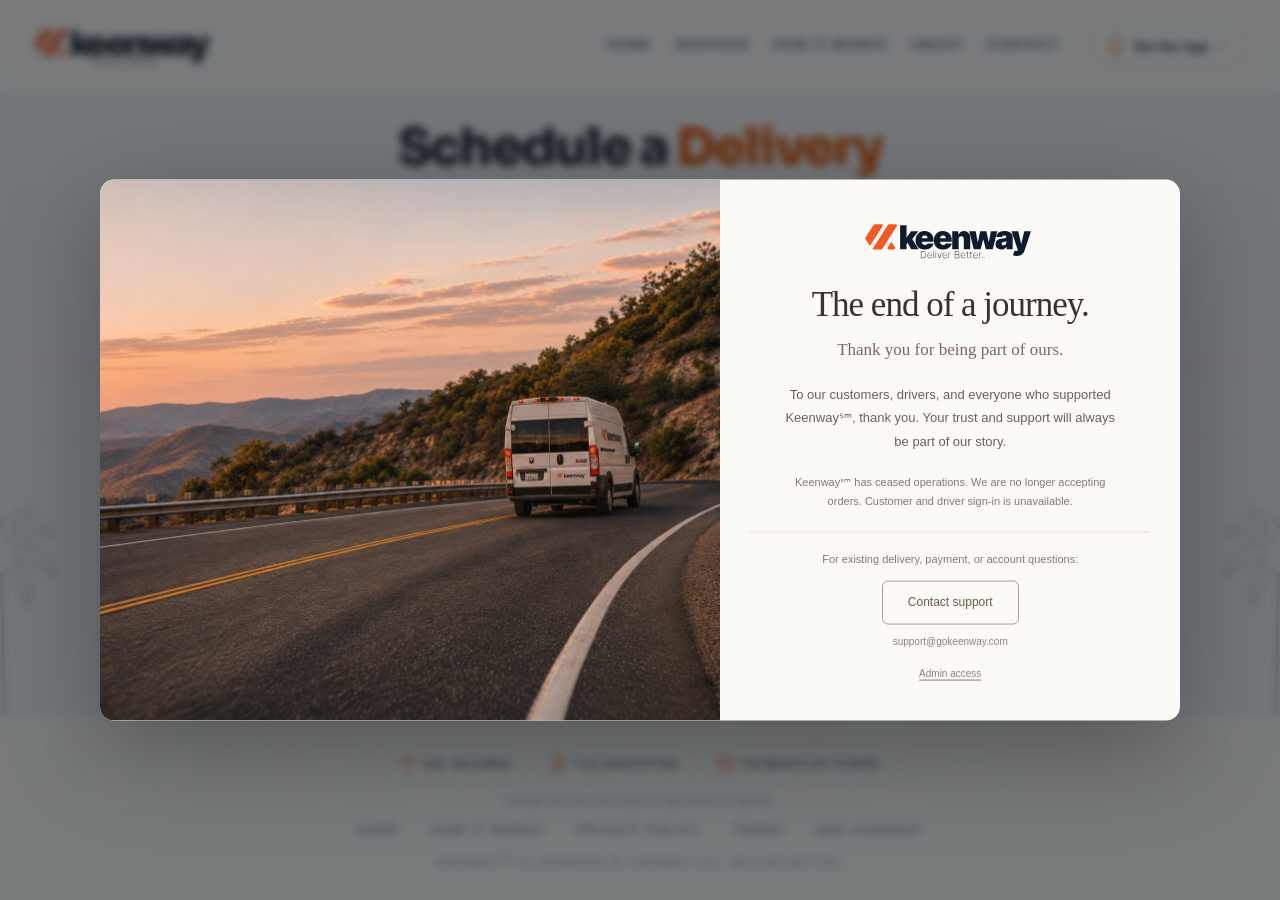
<file: schedule-a-delivery.html>
<!doctype html>
<html lang="en">
  <head>
    <meta charset="UTF-8" />
    <meta
      name="viewport"
      content="width=device-width, initial-scale=1.0, maximum-scale=5.0, user-scalable=yes"
    />
    <meta name="apple-mobile-web-app-capable" content="yes" />
    <meta name="apple-mobile-web-app-status-bar-style" content="black-translucent" />
    <title>Book Pickup &amp; Delivery | Keenwayˢᵐ</title>
    <meta name="description" content="Book a pickup and delivery with Keenwayˢᵐ. Submit pickup location, delivery address, item details, timing, and delivery instructions for Los Angeles County service." />
    <link rel="canonical" href="https://www.gokeenway.com/schedule-a-delivery" />
    <meta name="robots" content="index, follow" />
    <meta property="og:type" content="website" />
    <meta property="og:site_name" content="Keenway" />
    <meta property="og:title" content="Book Pickup & Delivery | Keenwayˢᵐ" />
    <meta property="og:description" content="Book a pickup and delivery with Keenwayˢᵐ. Submit pickup location, delivery address, item details, timing, and delivery instructions for Los Angeles County service." />
    <meta property="og:url" content="https://www.gokeenway.com/schedule-a-delivery" />
    <meta property="og:image" content="https://www.gokeenway.com/keenway-logo-full.png" />
    <meta name="twitter:card" content="summary_large_image" />
    <meta name="twitter:title" content="Book Pickup & Delivery | Keenwayˢᵐ" />
    <meta name="twitter:description" content="Book a pickup and delivery with Keenwayˢᵐ. Submit pickup location, delivery address, item details, timing, and delivery instructions for Los Angeles County service." />
    <meta name="twitter:image" content="https://www.gokeenway.com/keenway-logo-full.png" />
    <link rel="icon" type="image/png" href="favicon.png" />
    <link rel="preconnect" href="https://fonts.googleapis.com" />
    <link rel="preconnect" href="https://fonts.gstatic.com" crossorigin />
    <link href="https://fonts.googleapis.com/css2?family=Sora:wght@500;600;700;800&display=swap" rel="stylesheet" />
    <!-- Hold first paint until the page is parsed, so navigation swaps whole pages instead of flashing a half-loaded one. -->
    <link rel="expect" href="#site-footer" blocking="render" />
    <!-- The cursor is still over the clicked link when the next page loads; skip header transitions until the page settles so that link does not fade in. -->
    <script>document.documentElement.classList.add("kw-nav-loading");addEventListener("load",function(){requestAnimationFrame(function(){requestAnimationFrame(function(){document.documentElement.classList.remove("kw-nav-loading");});});});</script>
    <style>.kw-nav-loading header *, .kw-nav-loading header *::before, .kw-nav-loading header *::after { transition: none !important; }</style>
    <style>
      :root {
        --brand-orange: #e35205;
        --brand-orange-hover: #c94804;
        --brand-black: #000000;
        --white: #ffffff;
        --font-main: -apple-system, BlinkMacSystemFont, "Inter", "Segoe UI", Roboto, sans-serif;
        --transition: all 0.3s cubic-bezier(0.4, 0, 0.2, 1);
      }

      * { margin: 0; padding: 0; box-sizing: border-box; font-family: var(--font-main); }

      body {
        background-color: var(--brand-black);
        min-height: 100vh;
        min-height: 100dvh;
        display: flex;
        flex-direction: column;
        overflow-x: hidden;
        -webkit-font-smoothing: antialiased;
        -moz-osx-font-smoothing: grayscale;
      }

      /* ===== Video BG ===== */
      #bg-video {
        position: fixed; top: 0; left: 0;
        width: 100%; height: 100%;
        object-fit: cover; z-index: 0;
        opacity: 0.85;
        filter: contrast(1.1) saturate(1.2) brightness(0.9);
        animation: cinematicZoom 60s ease-in-out infinite alternate;
      }
      @keyframes cinematicZoom { from { transform: scale(1); } to { transform: scale(1.1); } }
      #bg-video-2 {
        position: fixed; top: 0; left: 0;
        width: 100%; height: 100%;
        object-fit: cover; z-index: 0;
        opacity: 0;
        filter: contrast(1.1) saturate(1.2) brightness(0.9);
        animation: cinematicZoom 60s ease-in-out infinite alternate;
        transition: opacity 2s ease-in-out;
      }

      /* ===== Header ===== */
      header {
        position: fixed; top: 0; left: 0; width: 100%;
        padding: 1rem 2rem;
        display: flex; justify-content: space-between; align-items: center;
        z-index: 100;
        background: rgba(0,0,0,0.4);
        backdrop-filter: blur(20px);
        -webkit-backdrop-filter: blur(20px);
        border-bottom: 1px solid rgba(255,255,255,0.05);
      }
      .logo-link { display: flex; align-items: center; text-decoration: none; }
      .logo-img { height: 60px; width: auto; }
      .header-right { display: flex; align-items: center; gap: 2rem; }
      .nav-links { display: flex; gap: 1.5rem; align-items: center; }
      .nav-link {
        color: rgba(255,255,255,0.72); text-decoration: none;
        font-size: 0.82rem; font-weight: 600; text-transform: uppercase;
        letter-spacing: 0.08em; transition: var(--transition);
        position: relative; padding-bottom: 3px;
      }
      .nav-link::after {
        content: ''; position: absolute; bottom: 0; left: 0;
        width: 0; height: 2px; background: var(--brand-orange);
        border-radius: 1px; transition: width 0.25s ease;
      }
      .nav-link:hover { color: var(--white); }
      .nav-link:hover::after { width: 100%; }
      .google-play-wrapper { display: flex; flex-direction: column; align-items: center; gap: 4px; }
      .app-label { font-size: 0.6rem; font-weight: 700; text-transform: uppercase; letter-spacing: 0.15em; color: rgba(255,255,255,0.55); }
      .google-play-link { display: inline-block; text-decoration: none; }
      .google-play-badge { height: 40px; width: auto; transition: var(--transition); }
      .google-play-link:hover .google-play-badge { transform: translateY(-2px); }

      /* ===== Hamburger ===== */
      .hamburger-btn {
        display: none; flex-direction: column; justify-content: center;
        align-items: center; gap: 5px; width: 40px; height: 40px;
        background: rgba(255,255,255,0.07); border: 1px solid rgba(255,255,255,0.12);
        border-radius: 8px; cursor: pointer; transition: var(--transition);
        padding: 0; flex-shrink: 0;
      }
      .hamburger-btn:hover { background: rgba(255,255,255,0.14); border-color: rgba(255,255,255,0.25); }
      .hamburger-line { display: block; width: 18px; height: 2px; background: var(--white); border-radius: 2px; transition: var(--transition); transform-origin: center; }
      .hamburger-btn.is-open .hamburger-line:nth-child(1) { transform: translateY(7px) rotate(45deg); }
      .hamburger-btn.is-open .hamburger-line:nth-child(2) { opacity: 0; transform: scaleX(0); }
      .hamburger-btn.is-open .hamburger-line:nth-child(3) { transform: translateY(-7px) rotate(-45deg); }
      .mobile-menu {
        position: absolute; top: 100%; left: 0; right: 0;
        background: rgba(5,5,5,0.96); backdrop-filter: blur(24px);
        -webkit-backdrop-filter: blur(24px); border-bottom: 1px solid rgba(255,255,255,0.07);
        padding: 0 1.5rem; display: flex; flex-direction: column; gap: 1.25rem;
        max-height: 0; overflow: hidden; opacity: 0; transform: translateY(-6px);
        transition: max-height 0.35s ease, opacity 0.25s ease, transform 0.25s ease, padding 0.35s ease;
        pointer-events: none;
      }
      .mobile-menu.is-open { max-height: 400px; opacity: 1; transform: translateY(0); padding: 1.5rem 1.5rem 2rem; pointer-events: auto; }
      .mobile-nav { display: flex; flex-direction: column; }
      .mobile-nav-link {
        display: block; color: rgba(255,255,255,0.68); text-decoration: none;
        font-size: 0.95rem; font-weight: 600; text-transform: uppercase;
        letter-spacing: 0.1em; padding: 1rem 0;
        border-bottom: 1px solid rgba(255,255,255,0.07);
        transition: color 0.2s ease, padding-left 0.2s ease;
      }
      .mobile-nav-link:last-child { border-bottom: none; }
      .mobile-nav-link:hover { color: var(--brand-orange); padding-left: 4px; }
      .mobile-play-wrapper { display: flex; flex-direction: column; align-items: flex-start; gap: 8px; padding-top: 0.25rem; }
      .mobile-play-badge { height: 44px !important; }

      /* ===== Page Layout ===== */
      .container {
        flex: 1; display: flex; flex-direction: column; align-items: center;
        position: relative; z-index: 10;
        padding-top: 120px; padding-bottom: 4rem; width: 100%;
      }

      .page-header {
        text-align: center; margin-bottom: 2.5rem;
        max-width: 680px; padding: 0 1.5rem;
      }
      h1 {
        font-size: clamp(2rem, 5vw, 3.2rem); font-weight: 900;
        line-height: 1.1; letter-spacing: -0.04em; margin-bottom: 0.75rem;
        color: var(--white); text-shadow: 0 4px 12px rgba(0,0,0,0.8);
      }
      .subtext {
        font-size: clamp(0.95rem, 1.6vw, 1.1rem); color: rgba(255,255,255,0.75);
        line-height: 1.6; text-shadow: 0 2px 8px rgba(0,0,0,0.8);
      }
      .brand-highlight { color: var(--brand-orange); }

      /* ===== Form Card ===== */
      .form-card {
        width: 100%; max-width: 600px; padding: 0 1.5rem;
      }

      form {
        background: rgba(255,255,255,0.07);
        backdrop-filter: blur(16px);
        -webkit-backdrop-filter: blur(16px);
        border: 1px solid rgba(255,255,255,0.12);
        border-radius: 20px;
        padding: 2.5rem;
        display: flex; flex-direction: column; gap: 1.5rem;
      }

      .field-group { display: flex; flex-direction: column; gap: 0.5rem; }

      label {
        font-size: 0.8rem; font-weight: 700; text-transform: uppercase;
        letter-spacing: 0.1em; color: rgba(255,255,255,0.6);
      }

      input[type="text"],
      input[type="tel"],
      input[type="email"],
      textarea,
      select {
        width: 100%;
        background: rgba(0,0,0,0.35);
        border: 1px solid rgba(255,255,255,0.15);
        border-radius: 10px;
        padding: 0.85rem 1rem;
        font-size: 1rem;
        color: var(--white);
        outline: none;
        transition: border-color 0.2s ease, background 0.2s ease;
        -webkit-appearance: none;
      }
      input::placeholder, textarea::placeholder { color: rgba(255,255,255,0.3); }
      input:focus, textarea:focus, select:focus {
        border-color: var(--brand-orange);
        background: rgba(0,0,0,0.5);
      }
      select option { background: #111; color: var(--white); }
      textarea { resize: vertical; min-height: 90px; }

      /* ===== SMS Consent Block ===== */
      .sms-consent-block {
        background: rgba(227, 82, 5, 0.08);
        border: 1px solid rgba(227, 82, 5, 0.3);
        border-radius: 12px;
        padding: 1.25rem 1.25rem 1rem;
        display: flex;
        flex-direction: column;
        gap: 0.75rem;
      }

      .checkbox-row {
        display: flex;
        align-items: flex-start;
        gap: 0.75rem;
      }

      .checkbox-row input[type="checkbox"] {
        width: 20px;
        height: 20px;
        min-width: 20px;
        accent-color: var(--brand-orange);
        cursor: pointer;
        margin-top: 2px;
        border-radius: 4px;
        border: none;
        background: none;
        padding: 0;
      }

      .checkbox-label {
        font-size: 0.92rem;
        color: rgba(255,255,255,0.85);
        line-height: 1.55;
        cursor: pointer;
        font-weight: 400;
        text-transform: none;
        letter-spacing: 0;
      }

      .consent-links {
        font-size: 0.8rem;
        color: rgba(255,255,255,0.45);
        padding-left: 1.75rem;
        line-height: 1.5;
      }

      .consent-links a {
        color: var(--brand-orange);
        text-decoration: underline;
        text-underline-offset: 2px;
        transition: color 0.2s ease;
      }

      .consent-links a:hover { color: #ff7a3d; }

      /* ===== Submit Button ===== */
      .btn-submit {
        display: flex; align-items: center; justify-content: center;
        background: var(--brand-orange); color: var(--white);
        padding: 1.1rem 2rem; border-radius: 10px;
        font-weight: 700; font-size: 1.05rem;
        border: none; cursor: pointer;
        transition: var(--transition);
        box-shadow: 0 10px 25px -5px rgba(227,82,5,0.4);
        width: 100%;
      }
      .btn-submit:hover { background: var(--brand-orange-hover, #c94804); transform: scale(1.02); box-shadow: 0 15px 30px -5px rgba(227,82,5,0.5); }
      .btn-submit:active { transform: scale(0.97); }
      .btn-submit:disabled { opacity: 0.5; cursor: not-allowed; transform: none; }

      /* ===== Success State ===== */
      .success-msg {
        display: none;
        background: rgba(34, 197, 94, 0.12);
        border: 1px solid rgba(34, 197, 94, 0.35);
        border-radius: 12px;
        padding: 1.5rem;
        text-align: center;
        color: rgba(255,255,255,0.9);
        font-size: 1rem;
        line-height: 1.6;
      }
      .success-msg strong { color: #4ade80; display: block; font-size: 1.15rem; margin-bottom: 0.5rem; }

      /* ===== Footer ===== */
      footer {
        padding: 2rem; display: flex; flex-direction: column; align-items: center;
        gap: 1rem; z-index: 10; position: relative;
        background: rgba(0,0,0,0.6); backdrop-filter: blur(10px); margin-top: auto;
      }
      .footer-links { display: flex; gap: 2rem; flex-wrap: wrap; justify-content: center; }
      .footer-links a {
        color: rgba(255,255,255,0.4); text-decoration: none;
        font-size: 0.75rem; font-weight: 500; text-transform: uppercase;
        letter-spacing: 0.15em; transition: var(--transition);
      }
      .footer-links a:hover { color: var(--brand-orange); }
      .copyright { color: rgba(255,255,255,0.3); font-size: 0.7rem; letter-spacing: 0.1em; text-transform: uppercase; text-align: center; }

      /* ===== Animations ===== */
      .hero-animate { opacity: 1; transform: none; }
      .hero-animate.is-visible { opacity: 1; transform: translateY(0); }
      .scroll-animate { opacity: 1; transform: none; }
      .scroll-animate.is-visible { opacity: 1; transform: translateY(0); }

      /* ===== Responsive ===== */
      @media (max-width: 768px) {
        header { padding: 1rem 1.5rem; }
        .header-right { gap: 0.75rem; }
        .nav-links, .google-play-wrapper, .app-menu { display: none; }
        .hamburger-btn { display: flex; }
        .container { padding-top: 100px; }
        form { padding: 1.75rem 1.5rem; }
      }
      @media (max-width: 480px) {
        .logo-img { height: 32px; }
        form { padding: 1.5rem 1.25rem; gap: 1.25rem; }
      }
    
      /* ===== Light techy-clean theme override ===== */
      #bg-skyline {
        position: fixed; left: 0; right: 0; bottom: 0; height: 30vh;
        opacity: 0.38; z-index: 0; pointer-events: none;
      }
      #bg-skyline .skyline-art {
        position: absolute; bottom: 0; left: 50%; transform: translateX(-50%);
        width: min(1500px, 132%); height: auto;
        mix-blend-mode: multiply;
        -webkit-mask-image: linear-gradient(to top, #000 28%, transparent 72%);
        mask-image: linear-gradient(to top, #000 28%, transparent 72%);
      }
      @media (max-width: 480px) { #bg-skyline { height: 22vh; opacity: 0.3; } }
      body {
        color: #0f1b2d;
        background-color: #f7f9fc;
        background-image:
          radial-gradient(circle at 1px 1px, rgba(15,27,45,0.05) 1px, transparent 0),
          linear-gradient(180deg, #f7f9fc 0%, #eaeef6 100%);
        background-size: 26px 26px, 100% 100%;
        background-attachment: fixed;
      }
      header { background: rgba(255,255,255,0.82); border-bottom: 1px solid rgba(15,27,45,0.09); }
      .nav-link { color: #51607a; }
      .nav-link:hover { color: #0f1b2d; }
      .app-label { color: #8a96aa; }
      .hamburger-btn { background: rgba(15,27,45,0.04); border: 1px solid rgba(15,27,45,0.14); }
      .hamburger-btn:hover { background: rgba(15,27,45,0.08); border-color: #e35205; }
      .hamburger-line { background: #0f1b2d; }
      .mobile-menu { background: rgba(255,255,255,0.97); border-bottom: 1px solid rgba(15,27,45,0.09); }
      .mobile-nav-link { color: #51607a; border-bottom: 1px solid rgba(15,27,45,0.09); }
      h1 { color: #0f1b2d; text-shadow: none; }
      .subtext { color: #51607a; text-shadow: none; }
      .effective-date { color: #8a96aa; }
      .card {
        background: #ffffff;
        border: 1px solid rgba(15,27,45,0.09);
        box-shadow: 0 1px 2px rgba(15,27,45,0.04);
        -webkit-backdrop-filter: none; backdrop-filter: none;
      }
      .card:hover { background: #ffffff; border-color: rgba(227,82,5,0.4); box-shadow: 0 20px 40px -18px rgba(15,27,45,0.22); }
      .card p { color: #3c4759; }
      .card ul li { color: #51607a; }
      footer {
        background: rgba(255,255,255,0.85);
        border-top: 1px solid rgba(15,27,45,0.09);
        -webkit-backdrop-filter: blur(10px); backdrop-filter: blur(10px);
      }
      .footer-links a { color: #51607a; }
      .footer-links a:hover { color: #e35205; }
      .copyright { color: #8a96aa; }
      /* schedule form light */
      form {
        background: #ffffff;
        border: 1px solid rgba(15,27,45,0.09);
        -webkit-backdrop-filter: none; backdrop-filter: none;
        box-shadow: 0 1px 2px rgba(15,27,45,0.04), 0 18px 48px -18px rgba(15,27,45,0.18);
      }
      label { color: #51607a; }
      input[type="text"], input[type="tel"], input[type="email"], textarea, select {
        background: #f4f6fa;
        border: 1px solid rgba(15,27,45,0.14);
        color: #0f1b2d;
      }
      input::placeholder, textarea::placeholder { color: #8a96aa; }
      input:focus, textarea:focus, select:focus {
        border-color: #e35205;
        background: #ffffff;
        box-shadow: 0 0 0 3px rgba(227,82,5,0.15);
      }
      select option { background: #ffffff; color: #0f1b2d; }
      .checkbox-label { color: #3c4759; }
      .checkbox-label strong { color: #0f1b2d; }
      .consent-links { color: #8a96aa; }
      .btn-submit { box-shadow: 0 8px 20px -10px rgba(227,82,5,0.55); }
      .btn-submit:hover { box-shadow: 0 12px 26px -10px rgba(227,82,5,0.6); }
      .success-msg { color: #2f6b3a; background: rgba(34,197,94,0.1); border-color: rgba(34,197,94,0.3); }
      .success-msg strong { color: #1f9d4d; }
          /* Display font for headings */
      h1, h2, h3, h1 span, h2 span, h3 span, .accent, .brand-highlight,
      .features-headline, .quote-heading, .feature-title,
      .step-title, .card-title {
        font-family: "Sora", ui-sans-serif, system-ui, -apple-system, sans-serif;
      }
          /* Logo: bigger + animated chevron */
      .logo-svg { display: block; }
      @keyframes logoIn {
        from { opacity: 0; transform: translateX(-12px); }
        to { opacity: 1; transform: translateX(0); }
      }
      .logo-svg { animation: none; }
      .logo-mark {
        transform-box: fill-box;
        transform-origin: center;
        transition: transform 0.4s cubic-bezier(0.16, 1, 0.3, 1);
      }
      .logo-link:hover .logo-mark { transform: translateX(7px); }
      @media (prefers-reduced-motion: reduce) {
        .logo-svg { animation: none; }
        .logo-link:hover .logo-mark { transform: none; }
      }
          /* ===== Get-the-App dropdown ===== */
      .app-menu { position: relative; }
      .app-menu-trigger {
        display: inline-flex; align-items: center; gap: 0.55rem;
        padding: 0.6rem 1.05rem; background: #ffffff;
        border: 1px solid rgba(15,27,45,0.14); border-radius: 999px;
        color: #0f1b2d; font-size: 0.82rem; font-weight: 600;
        letter-spacing: 0.01em; cursor: pointer; transition: var(--transition);
        box-shadow: 0 1px 2px rgba(15,27,45,0.04);
      }
      .app-menu-trigger:hover { transform: translateY(-1px); box-shadow: 0 8px 18px -10px rgba(15,27,45,0.22); }
      .app-menu-trigger:active { transform: translateY(0); }
      .app-menu-icon { width: 17px; height: 17px; color: var(--brand-orange); flex-shrink: 0; }
      .app-menu-chevron { width: 13px; height: 13px; color: #8a96aa; transition: transform 0.3s cubic-bezier(0.16,1,0.3,1); }
      .app-menu.is-open .app-menu-chevron { transform: rotate(180deg); }
      .app-menu-panel {
        position: absolute; top: calc(100% + 0.75rem); right: 0; width: 264px;
        padding: 1rem 1rem 0.85rem; background: #ffffff; border: 1px solid rgba(15,27,45,0.09);
        border-radius: 22px;
        box-shadow: 0 24px 48px -20px rgba(15,27,45,0.26), 0 2px 6px rgba(15,27,45,0.05), inset 0 1px 0 rgba(255,255,255,0.6);
        display: flex; flex-direction: column; gap: 0.85rem;
        opacity: 0; transform: translateY(-8px) scale(0.97); transform-origin: top right;
        pointer-events: none;
        transition: opacity 0.26s cubic-bezier(0.16,1,0.3,1), transform 0.26s cubic-bezier(0.16,1,0.3,1);
        z-index: 120;
      }
      .app-menu.is-open .app-menu-panel { opacity: 1; transform: translateY(0) scale(1); pointer-events: auto; }
      .app-menu-item { display: flex; flex-direction: column; align-items: center; gap: 0.5rem; padding: 0.75rem 0.5rem; border-radius: 16px; text-decoration: none; transition: background 0.2s ease; }
      .app-menu-item:hover { background: #f7f9fc; }
      .app-menu-item-label { font-size: 0.62rem; font-weight: 700; text-transform: uppercase; letter-spacing: 0.16em; color: #8a96aa; }
      .app-menu-badge { height: 42px; width: auto; display: block; }
      .app-menu-note { margin: 0; padding-top: 0.85rem; border-top: 1px solid rgba(15,27,45,0.09); font-size: 0.58rem; font-weight: 600; text-transform: uppercase; letter-spacing: 0.1em; line-height: 1.5; color: #8a96aa; text-align: center; }
    </style>
  <link rel="stylesheet" href="/closure-modal.css?v=farewell-1">
<script src="/closure-modal.js" defer></script>
</head>
  <body>
    <div id="bg-skyline" aria-hidden="true"><img src="home-icons/la-skyline-art.png" alt="" class="skyline-art" /></div>
<header id="site-header">
      <a href="/" class="logo-link">
        <svg class="logo-img logo-svg" viewBox="0 0 900 293" xmlns="http://www.w3.org/2000/svg" role="img" aria-label="Keenway"><path class="logo-mark" fill="#f05a26" fill-rule="evenodd" d="M35.89,177c21.74-33.99,43.49-67.99,65.23-101.98,2.64-4.12-.32-9.52-5.21-9.52h-36.3c-2.11,0-4.07,1.07-5.21,2.85L12.53,133.82c-1.3,2.03-1.3,4.63,0,6.66l23.36,36.52h0ZM47.34,194.92h47.6c2.11,0,4.07-1.07,5.21-2.85l74.86-117.05c2.64-4.12-.32-9.52-5.21-9.52h-36.3c-2.11,0-4.07,1.07-5.21,2.85l-80.95,126.56h.01ZM146.73,155.07l-19.4,30.33c-2.64,4.12.32,9.52,5.21,9.52h28.38c4.88,0,7.84-5.4,5.21-9.52l-19.4-30.33h-.01Z"/>
  
  <g>
    <g>
      <path fill="#0f1b2d" d="M622.82,235.5v-.52h3.62v.52h-1.52v4.31h-.59v-4.31h-1.52,0Z"/>
      <path fill="#0f1b2d" d="M627.02,234.98h.7l1.65,4.02h.06l1.65-4.02h.7v4.84h-.55v-3.67h-.05l-1.51,3.67h-.53l-1.51-3.67h-.05v3.67h-.55v-4.84h0Z"/>
    </g>
    <g>
      <path fill="#0f1b2d" d="M309.57,239.81h-10.24v-36.94h11.04c3.47,0,6.43.73,8.9,2.2,2.46,1.46,4.36,3.57,5.67,6.3,1.31,2.74,1.97,6.02,1.95,9.84,0,3.91-.7,7.25-2.05,10.02s-3.33,4.9-5.89,6.37c-2.58,1.47-5.69,2.21-9.36,2.21h0ZM301.58,237.72h7.9c3.29,0,6.07-.66,8.33-1.98,2.26-1.31,3.97-3.21,5.13-5.67,1.16-2.46,1.74-5.42,1.72-8.85,0-3.39-.56-6.3-1.68-8.72s-2.74-4.28-4.88-5.58c-2.14-1.3-4.75-1.95-7.84-1.95h-8.7v32.76h.02Z"/>
      <path fill="#0f1b2d" d="M345.72,240.39c-2.5,0-4.68-.62-6.53-1.85-1.85-1.24-3.28-2.93-4.29-5.09-1.01-2.15-1.51-4.61-1.51-7.36s.51-5.23,1.52-7.39,2.41-3.87,4.19-5.12,3.81-1.88,6.09-1.88c1.55,0,3.02.31,4.41.93,1.39.62,2.62,1.51,3.68,2.68s1.9,2.58,2.51,4.22c.61,1.65.91,3.5.91,5.55v1.37h-21.93v-2h19.73c0-2.01-.41-3.82-1.23-5.43-.81-1.61-1.93-2.89-3.33-3.84s-2.98-1.42-4.75-1.42-3.48.52-4.91,1.54c-1.44,1.03-2.58,2.41-3.41,4.16-.84,1.75-1.27,3.69-1.31,5.84v.9c0,2.31.41,4.38,1.21,6.21.81,1.84,1.98,3.28,3.49,4.35s3.33,1.6,5.45,1.6c1.51,0,2.81-.26,3.89-.76,1.07-.51,1.95-1.13,2.64-1.87.68-.73,1.21-1.45,1.55-2.13l2,.81c-.42.92-1.07,1.85-1.95,2.77s-2,1.69-3.36,2.3-2.94.92-4.77.92h0Z"/>
      <path fill="#0f1b2d" d="M366.49,202.87v36.94h-2.2v-36.94h2.2Z"/>
      <path fill="#0f1b2d" d="M376.83,207.2c-.48,0-.9-.17-1.26-.51-.36-.33-.53-.75-.53-1.22s.17-.89.52-1.23c.35-.33.77-.51,1.26-.51s.9.17,1.26.51c.36.34.53.75.53,1.23s-.17.89-.52,1.22c-.35.34-.77.51-1.26.51ZM375.73,239.81v-27.7h2.18v27.7h-2.18Z"/>
      <path fill="#0f1b2d" d="M407.41,212.1l-10.01,27.7h-2.49l-10.01-27.7h2.36l8.8,24.87h.18l8.8-24.87h2.36,0Z"/>
      <path fill="#0f1b2d" d="M424.07,240.39c-2.5,0-4.68-.62-6.53-1.85-1.85-1.24-3.28-2.93-4.29-5.09-1.01-2.15-1.51-4.61-1.51-7.36s.51-5.23,1.52-7.39,2.41-3.87,4.19-5.12,3.81-1.88,6.09-1.88c1.55,0,3.02.31,4.41.93,1.39.62,2.62,1.51,3.68,2.68s1.9,2.58,2.51,4.22c.61,1.65.91,3.5.91,5.55v1.37h-21.93v-2h19.73c0-2.01-.41-3.82-1.23-5.43-.81-1.61-1.93-2.89-3.33-3.84s-2.98-1.42-4.75-1.42-3.48.52-4.91,1.54c-1.44,1.03-2.58,2.41-3.41,4.16-.84,1.75-1.27,3.69-1.31,5.84v.9c0,2.31.41,4.38,1.21,6.21.81,1.84,1.98,3.28,3.49,4.35s3.33,1.6,5.45,1.6c1.51,0,2.81-.26,3.89-.76,1.07-.51,1.95-1.13,2.64-1.87.68-.73,1.21-1.45,1.55-2.13l2,.81c-.42.92-1.07,1.85-1.95,2.77s-2,1.69-3.36,2.3-2.94.92-4.77.92h0Z"/>
      <path fill="#0f1b2d" d="M442.65,239.81v-27.7h2.14v4.33h.2c.6-1.42,1.62-2.56,3.05-3.42s3.06-1.29,4.89-1.29h.57c.19,0,.37,0,.54.02v2.22c-.14,0-.32-.03-.52-.07-.2-.03-.44-.04-.73-.04-1.54,0-2.91.33-4.11.99s-2.14,1.57-2.83,2.74c-.68,1.16-1.03,2.49-1.03,3.97v18.26h-2.2.02Z"/>
      <path fill="#0f1b2d" d="M475.02,239.81v-36.94h12c2.24,0,4.12.4,5.66,1.19s2.71,1.9,3.51,3.33,1.2,3.09,1.2,5c0,1.49-.24,2.81-.72,3.97s-1.15,2.11-2.01,2.86c-.86.75-1.87,1.27-3.02,1.56v.22c1.27.1,2.46.54,3.55,1.32,1.1.79,1.98,1.85,2.64,3.2.67,1.35,1,2.92,1,4.71,0,1.89-.41,3.55-1.21,4.99-.81,1.44-2.02,2.56-3.63,3.38s-3.61,1.21-5.99,1.21h-12.97,0ZM477.28,220.03h10.52c1.57,0,2.91-.34,4.02-1.03,1.1-.68,1.95-1.6,2.53-2.76.58-1.16.87-2.44.87-3.84,0-2.29-.71-4.09-2.13-5.43s-3.44-2-6.06-2h-9.74v15.06h0ZM477.28,237.72h10.72c2.78,0,4.91-.7,6.41-2.1s2.24-3.19,2.24-5.4c0-1.55-.37-2.94-1.09-4.17-.73-1.23-1.74-2.19-3.02-2.91-1.29-.71-2.78-1.07-4.47-1.07h-10.78v15.64h0Z"/>
      <path fill="#0f1b2d" d="M517.75,240.39c-2.5,0-4.68-.62-6.53-1.85-1.85-1.24-3.28-2.93-4.29-5.09-1.01-2.15-1.51-4.61-1.51-7.36s.51-5.23,1.52-7.39,2.41-3.87,4.19-5.12,3.81-1.88,6.09-1.88c1.55,0,3.02.31,4.41.93,1.39.62,2.62,1.51,3.68,2.68s1.9,2.58,2.51,4.22.91,3.5.91,5.55v1.37h-21.93v-2h19.73c0-2.01-.41-3.82-1.23-5.43-.81-1.61-1.93-2.89-3.33-3.84s-2.98-1.42-4.75-1.42-3.48.52-4.91,1.54c-1.44,1.03-2.58,2.41-3.41,4.16s-1.27,3.69-1.31,5.84v.9c0,2.31.41,4.38,1.21,6.21.81,1.84,1.98,3.28,3.49,4.35s3.33,1.6,5.45,1.6c1.51,0,2.81-.26,3.88-.76s1.95-1.13,2.64-1.87c.68-.73,1.21-1.45,1.55-2.13l2,.81c-.42.92-1.07,1.85-1.95,2.77s-2,1.69-3.36,2.3-2.94.92-4.77.92h0Z"/>
      <path fill="#0f1b2d" d="M546.12,212.1v1.97h-12.1v-1.97h12.1ZM538.12,205.47h2.18v27.79c0,1.13.22,2.05.66,2.77.44.71,1.01,1.25,1.73,1.59s1.48.52,2.3.52c.4,0,.74-.03,1.04-.09s.57-.14.84-.23l.54,2c-.34.12-.71.22-1.12.32-.41.09-.89.13-1.45.13-1.16,0-2.24-.26-3.28-.77s-1.86-1.27-2.49-2.25c-.64-.99-.96-2.18-.96-3.57v-28.19h0Z"/>
      <path fill="#0f1b2d" d="M564.06,212.1v1.97h-12.1v-1.97h12.1ZM556.06,205.47h2.18v27.79c0,1.13.22,2.05.66,2.77.44.71,1.01,1.25,1.73,1.59s1.48.52,2.3.52c.4,0,.74-.03,1.04-.09s.57-.14.84-.23l.54,2c-.34.12-.71.22-1.12.32-.41.09-.89.13-1.45.13-1.16,0-2.24-.26-3.28-.77s-1.86-1.27-2.49-2.25c-.64-.99-.96-2.18-.96-3.57v-28.19h0Z"/>
      <path fill="#0f1b2d" d="M582.74,240.39c-2.5,0-4.68-.62-6.53-1.85-1.85-1.24-3.28-2.93-4.29-5.09s-1.51-4.61-1.51-7.36.51-5.23,1.52-7.39,2.41-3.87,4.19-5.12c1.78-1.25,3.81-1.88,6.09-1.88,1.55,0,3.02.31,4.41.93s2.62,1.51,3.68,2.68c1.06,1.16,1.9,2.58,2.51,4.22s.91,3.5.91,5.55v1.37h-21.93v-2h19.73c0-2.01-.41-3.82-1.22-5.43s-1.93-2.89-3.33-3.84-2.98-1.42-4.75-1.42-3.48.52-4.91,1.54c-1.44,1.03-2.58,2.41-3.41,4.16-.84,1.75-1.27,3.69-1.31,5.84v.9c0,2.31.41,4.38,1.21,6.21.81,1.84,1.98,3.28,3.49,4.35s3.33,1.6,5.45,1.6c1.51,0,2.81-.26,3.88-.76s1.95-1.13,2.64-1.87c.68-.73,1.21-1.45,1.55-2.13l2,.81c-.42.92-1.07,1.85-1.95,2.77s-2,1.69-3.36,2.3-2.94.92-4.77.92h0Z"/>
      <path fill="#0f1b2d" d="M601.32,239.81v-27.7h2.14v4.33h.2c.6-1.42,1.61-2.56,3.05-3.42,1.43-.86,3.06-1.29,4.89-1.29h.57c.19,0,.37,0,.54.02v2.22c-.14,0-.32-.03-.52-.07-.2-.03-.44-.04-.73-.04-1.54,0-2.91.33-4.11.99-1.2.67-2.14,1.57-2.83,2.74-.68,1.16-1.03,2.49-1.03,3.97v18.26h-2.2.02Z"/>
      <path fill="#0f1b2d" d="M617.51,240.04c-.54,0-1-.19-1.38-.57-.38-.38-.57-.84-.57-1.37s.19-.99.57-1.37.84-.57,1.37-.57.99.19,1.37.57.57.84.57,1.37c0,.36-.08.69-.26.98-.17.29-.41.53-.71.71-.29.17-.62.26-.98.26h0Z"/>
    </g>
  </g>
  <g>
    <polygon fill="#0f1b2d" points="286.12 101.05 248.82 101.05 226.44 132.1 225.23 132.1 225.23 70.25 192.02 70.25 192.02 193.47 225.23 193.47 225.23 167.26 230.21 160.91 249.06 193.47 287.09 193.47 254.69 141.55 286.12 101.05"/>
    <path fill="#0f1b2d" d="M352.01,112.51c-4.01-4.11-8.84-7.25-14.5-9.42-5.66-2.17-11.97-3.25-18.95-3.25-9.55,0-17.83,1.99-24.85,5.96-7.02,3.97-12.45,9.53-16.31,16.67-3.85,7.14-5.78,15.48-5.78,25.03s1.92,18.48,5.75,25.6c3.83,7.12,9.31,12.58,16.43,16.37,7.12,3.79,15.61,5.69,25.48,5.69,8.54,0,16.01-1.29,22.41-3.88,6.4-2.59,11.54-6.24,15.43-10.95,3.89-4.71,6.36-10.28,7.4-16.7h-30.32c-.64,1.73-1.65,3.2-3.01,4.42-1.36,1.22-3,2.16-4.9,2.8-1.91.64-4,.96-6.29.96-3.29,0-6.1-.66-8.42-1.99-2.33-1.32-4.11-3.15-5.36-5.48-1.24-2.33-1.87-4.97-1.87-7.94v-1.44h60.17v-7.7c0-7.34-1.08-13.94-3.25-19.79-2.17-5.86-5.26-10.84-9.27-14.95ZM304.36,136.67c.08-2.69.79-5.03,2.14-7.04,1.34-2.01,3.14-3.58,5.38-4.72,2.25-1.14,4.71-1.72,7.4-1.72s5.24.57,7.43,1.72c2.19,1.14,3.93,2.73,5.23,4.75,1.3,2.03,1.98,4.36,2.02,7.01h-29.6Z"/>
    <path fill="#0f1b2d" d="M446.54,112.51c-4.01-4.11-8.84-7.25-14.5-9.42-5.66-2.17-11.97-3.25-18.95-3.25-9.55,0-17.83,1.99-24.85,5.96-7.02,3.97-12.45,9.53-16.31,16.67-3.85,7.14-5.78,15.48-5.78,25.03s1.92,18.48,5.75,25.6c3.83,7.12,9.31,12.58,16.43,16.37,7.12,3.79,15.61,5.69,25.48,5.69,8.54,0,16.01-1.29,22.41-3.88,6.4-2.59,11.54-6.24,15.43-10.95,3.89-4.71,6.36-10.28,7.4-16.7h-30.32c-.64,1.73-1.65,3.2-3.01,4.42-1.36,1.22-3,2.16-4.9,2.8-1.91.64-4,.96-6.29.96-3.29,0-6.1-.66-8.42-1.99-2.33-1.32-4.11-3.15-5.36-5.48-1.24-2.33-1.87-4.97-1.87-7.94v-1.44h60.17v-7.7c0-7.34-1.08-13.94-3.25-19.79-2.17-5.86-5.26-10.84-9.27-14.95ZM398.89,136.67c.08-2.69.79-5.03,2.14-7.04,1.34-2.01,3.14-3.58,5.38-4.72,2.25-1.14,4.71-1.72,7.4-1.72s5.24.57,7.43,1.72c2.19,1.14,3.93,2.73,5.23,4.75,1.3,2.03,1.98,4.36,2.02,7.01h-29.6Z"/>
    <path fill="#0f1b2d" d="M539.52,104.33c-4.83-2.99-10.52-4.48-17.06-4.48s-12.71,1.66-17.78,4.99c-5.07,3.33-8.61,7.92-10.62,13.78h-.96v-17.57h-31.53v92.42h33.21v-51.99c.04-3.05.6-5.67,1.68-7.85,1.08-2.19,2.64-3.87,4.66-5.05,2.02-1.18,4.4-1.78,7.13-1.78,4.17,0,7.43,1.3,9.78,3.91,2.35,2.61,3.5,6.2,3.46,10.77v51.99h33.21v-58.97c.04-6.7-1.27-12.65-3.94-17.87-2.67-5.21-6.42-9.32-11.25-12.3Z"/>
    <polygon fill="#0f1b2d" points="661.31 101.05 651.2 156.89 650.48 156.89 638.21 101.05 605.96 101.05 594.16 157.37 593.44 157.37 582.85 101.05 549.64 101.05 572.74 193.47 608.61 193.47 621.6 143.89 622.56 143.89 635.56 193.47 671.42 193.47 694.53 101.05 661.31 101.05"/>
    <path fill="#0f1b2d" d="M762.8,108.6c-3.69-2.75-8.16-4.89-13.42-6.44-5.26-1.54-11.19-2.32-17.81-2.32-9.19,0-16.85,1.43-22.98,4.3-6.14,2.87-10.8,6.68-13.99,11.43-3.19,4.75-4.98,9.94-5.38,15.55h30.57c.4-2.85,1.59-4.96,3.58-6.35s4.56-2.08,7.73-2.08c2.89,0,5.25.64,7.1,1.92,1.84,1.28,2.77,3.13,2.77,5.54v.24c0,1.77-.7,3.18-2.11,4.24-1.4,1.06-3.68,1.89-6.83,2.47-3.15.58-7.31,1.07-12.49,1.47-4.77.36-9.22,1.14-13.33,2.35-4.11,1.2-7.71,2.95-10.8,5.23-3.09,2.29-5.5,5.23-7.22,8.81-1.73,3.59-2.59,7.91-2.59,12.97,0,6.14,1.28,11.19,3.85,15.16,2.57,3.97,6.11,6.93,10.62,8.88,4.51,1.95,9.72,2.92,15.61,2.92,4.01,0,7.69-.48,11.04-1.44,3.35-.96,6.34-2.51,8.97-4.63,2.63-2.13,4.86-4.91,6.71-8.36h.72v13h31.05v-63.3c0-4.29-.97-8.27-2.92-11.94-1.95-3.67-4.76-6.88-8.45-9.63ZM741.2,160.74c0,2.81-.7,5.2-2.11,7.16-1.4,1.96-3.22,3.47-5.44,4.51-2.23,1.04-4.6,1.56-7.13,1.56-2.81,0-5.11-.68-6.92-2.05-1.81-1.36-2.71-3.33-2.71-5.89,0-1.61.39-3.06,1.17-4.36.78-1.3,1.99-2.41,3.61-3.31,1.62-.9,3.72-1.55,6.29-1.96,1.32-.2,2.6-.42,3.82-.66,1.22-.24,2.39-.5,3.49-.78,1.1-.28,2.14-.58,3.13-.9.98-.32,1.92-.66,2.8-1.02v7.7Z"/>
    <path fill="#0f1b2d" d="M833.97,101.05l-15.16,64.02h-.96l-14.92-64.02h-34.66l32.49,96.51-.72,1.69c-.72,1.69-1.9,2.83-3.52,3.43-1.62.6-3.57.76-5.84.48-2.27-.28-4.76-.9-7.49-1.87l-7.22,23.59c2.61,1,5.63,1.79,9.08,2.38s7.08.87,10.89.87c7.74,0,14.2-1.18,19.37-3.55,5.18-2.37,9.36-5.59,12.54-9.66,3.19-4.07,5.63-8.66,7.31-13.75l33.69-100.12h-34.9Z"/>
  </g></svg>
      </a>
      <div class="header-right">
        <nav class="nav-links">
          <a href="/" class="nav-link">Home</a>
          <a href="/services" class="nav-link">Services</a>
          <a href="/how-it-works" class="nav-link">How It Works</a>
          <a href="/about" class="nav-link">About</a>
          <a href="/contact" class="nav-link">Contact</a>
        </nav>
        <div class="app-menu" id="app-menu">
          <button type="button" class="app-menu-trigger" id="app-menu-trigger" aria-haspopup="true" aria-expanded="false" aria-controls="app-menu-panel">
            <svg class="app-menu-icon" viewBox="0 0 24 24" fill="none" stroke="currentColor" stroke-width="2" stroke-linecap="round" stroke-linejoin="round" aria-hidden="true"><rect x="6" y="2" width="12" height="20" rx="2.6" /><line x1="10.5" y1="18" x2="13.5" y2="18" /></svg>
            <span>Get the App</span>
            <svg class="app-menu-chevron" viewBox="0 0 24 24" fill="none" stroke="currentColor" stroke-width="2.5" stroke-linecap="round" stroke-linejoin="round" aria-hidden="true"><path d="m6 9 6 6 6-6" /></svg>
          </button>
          <div class="app-menu-panel" id="app-menu-panel" role="menu" aria-label="Download the Keenway apps">
            <a class="app-menu-item" role="menuitem" href="https://play.google.com/store/apps/details?id=com.gokeenway.customer" target="_blank" rel="noopener noreferrer">
              <span class="app-menu-item-label">Customer App</span>
              <img src="google-play-badge.png" alt="Get it on Google Play, Customer App" class="app-menu-badge" />
            </a>
            <a class="app-menu-item" role="menuitem" href="https://play.google.com/store/apps/details?id=com.gokeenway.driver" target="_blank" rel="noopener noreferrer">
              <span class="app-menu-item-label">Driver App</span>
              <img src="google-play-badge.png" alt="Get it on Google Play, Driver App" class="app-menu-badge" />
            </a>
            <p class="app-menu-note">iOS coming soon to the App Store</p>
          </div>
        </div>
        <button class="hamburger-btn" id="hamburger-btn" aria-label="Open navigation menu" aria-expanded="false" aria-controls="mobile-menu">
          <span class="hamburger-line"></span>
          <span class="hamburger-line"></span>
          <span class="hamburger-line"></span>
        </button>
      </div>
      <nav class="mobile-menu" id="mobile-menu" aria-label="Mobile navigation">
        <div class="mobile-nav">
          <a href="/" class="mobile-nav-link">Home</a>
          <a href="/how-it-works" class="mobile-nav-link">How It Works</a>
        </div>
        <div class="mobile-play-wrapper">
          <span class="app-label">Customer App</span>
          <a href="https://play.google.com/store/apps/details?id=com.gokeenway.customer" target="_blank" rel="noopener noreferrer" class="google-play-link"><img src="google-play-badge.png" alt="Get it on Google Play, Customer App" class="google-play-badge mobile-play-badge" /></a>
          <span class="app-label">Driver App</span>
          <a href="https://play.google.com/store/apps/details?id=com.gokeenway.driver" target="_blank" rel="noopener noreferrer" class="google-play-link"><img src="google-play-badge.png" alt="Get it on Google Play, Driver App" class="google-play-badge mobile-play-badge" /></a>
          <p class="app-label" style="opacity:0.75; margin-top:4px;">iOS coming soon to the App Store</p>
        </div>
      </nav>
    </header>

    <main class="container">
      <div class="page-header hero-animate">
        <h1>Schedule a <span class="brand-highlight">Delivery</span></h1>
        <p class="subtext">Create a free Keenway account to enter your delivery details, get an upfront price, and book securely.</p>
      </div>

      <div class="form-card scroll-animate">
        <div class="booking-funnel">
          <p style="color:#51607a; line-height:1.65; margin-bottom:1.25rem;">
            Keenway bookings run through your free Keenway account, where you enter pickup and
            delivery details, get an upfront price, and check out securely.
          </p>
          <ol style="color:#51607a; line-height:1.75; margin:0 0 1.75rem 1.15rem; padding:0;">
            <li><strong style="color:#0f1b2d;">Create your account</strong>, it takes about a minute.</li>
            <li><strong style="color:#0f1b2d;">Enter your delivery</strong>, pickup, drop-off, item details, and timing.</li>
            <li><strong style="color:#0f1b2d;">Get a price &amp; book</strong>, see the cost upfront and confirm checkout.</li>
          </ol>
          <a class="btn-submit" href="https://app.gokeenway.com/register" style="display:block; text-align:center; text-decoration:none;">Create Your Account &amp; Book</a>
          <p style="text-align:center; color:#51607a; margin-top:1rem;">
            Already have an account?
            <a href="https://app.gokeenway.com/login" style="color:#e35205; font-weight:600;">Log in to book</a>.
          </p>
          <p style="text-align:center; color:#8a96aa; font-size:0.85rem; margin-top:1.25rem;">
            Questions before you book? Call or text
            <a href="tel:+18585336929" style="color:#e35205;">(858)&nbsp;533-6929</a> or email
            <a href="mailto:support@gokeenway.com" style="color:#e35205;">support@gokeenway.com</a>.
          </p>
        </div>
      </div>
    </main>

    <footer id="site-footer">
      <nav class="footer-links" aria-label="Footer navigation">
        <a href="/">Home</a>
        <a href="/how-it-works">How It Works</a>
        <a href="/privacy">Privacy Policy</a>
        <a href="/terms">Terms</a>
        <a href="/sms-consent">SMS Consent</a>
      </nav>
      <p class="copyright">
        Keenway<sup>sm</sup> is operated by Keenway LLC, Deliver Better.
      </p>
    </footer>

    <script>
      // Hamburger
      const hamburgerBtn = document.getElementById('hamburger-btn');
      const mobileMenu = document.getElementById('mobile-menu');
      hamburgerBtn.addEventListener('click', () => {
        const isOpen = hamburgerBtn.classList.toggle('is-open');
        mobileMenu.classList.toggle('is-open', isOpen);
        hamburgerBtn.setAttribute('aria-expanded', isOpen);
      });

      // Scroll animations
      const animatedEls = document.querySelectorAll('.hero-animate, .scroll-animate');
      const observer = new IntersectionObserver(
        (entries) => { entries.forEach((e) => { if (e.isIntersecting) { e.target.classList.add('is-visible'); observer.unobserve(e.target); } }); },
        { threshold: 0.08 }
      );
      animatedEls.forEach((el) => observer.observe(el));

      // Video crossfade
    </script>
      <script>
      (function () {
        var menu = document.getElementById("app-menu");
        var trigger = document.getElementById("app-menu-trigger");
        if (!menu || !trigger) return;
        function setOpen(open){ menu.classList.toggle("is-open", open); trigger.setAttribute("aria-expanded", String(open)); }
        trigger.addEventListener("click", function (e){ e.stopPropagation(); setOpen(!menu.classList.contains("is-open")); });
        document.addEventListener("click", function (e){ if (menu.classList.contains("is-open") && !menu.contains(e.target)) setOpen(false); });
        document.addEventListener("keydown", function (e){ if (e.key === "Escape" && menu.classList.contains("is-open")) { setOpen(false); trigger.focus(); } });
      })();
    </script>
    <link rel="stylesheet" href="/trust-badges.css" />
    <script src="/trust-badges.js" defer></script>
  
<!-- Owner-authorized farewell notice. Existing page remains in the background. -->
<div id="kw-closure-backdrop" class="kwClosureBackdrop" aria-hidden="true"></div>
<dialog id="kw-closure-modal" class="kwClosureModal" tabindex="-1" autofocus open aria-modal="true" aria-labelledby="kw-closure-title" aria-describedby="kw-closure-description">
  <div class="kwClosurePhoto"><img src="/keenway-farewell.jpg" alt="A Keenway van driving away along a winding mountain highway at sunset" width="1448" height="1086" fetchpriority="high"></div>
  <div class="kwClosureMessage">
    <img class="kwClosureLogo" src="/ow-logo-dark.svg" alt="Keenway, Deliver Better" width="220" height="72">
    <h1 id="kw-closure-title" class="kwClosureTitle">The end of a journey.</h1>
    <p class="kwClosureFarewell">Thank you for being part of ours.</p>
    <p class="kwClosureThanks">To our customers, drivers, and everyone who supported Keenway&#x02E2;&#x1D50;, thank you. Your trust and support will always be part of our story.</p>
    <p id="kw-closure-description" class="kwClosureCopy">Keenway&#x02E2;&#x1D50; has ceased operations. We are no longer accepting orders. Customer and driver sign-in is unavailable.</p>
    <div class="kwClosureSupport">
      <p class="kwClosureHelp">For existing delivery, payment, or account questions:</p>
      <a class="kwClosureButton" href="mailto:support@gokeenway.com">Contact support</a>
      <span class="kwClosureEmail">support@gokeenway.com</span>
      <a class="kwClosureEmail" href="https://app.gokeenway.com/admin/login" style="padding:8px 12px;text-underline-offset:3px">Admin access</a>
    </div>
  </div>
</dialog>

</body>
</html>
</file>
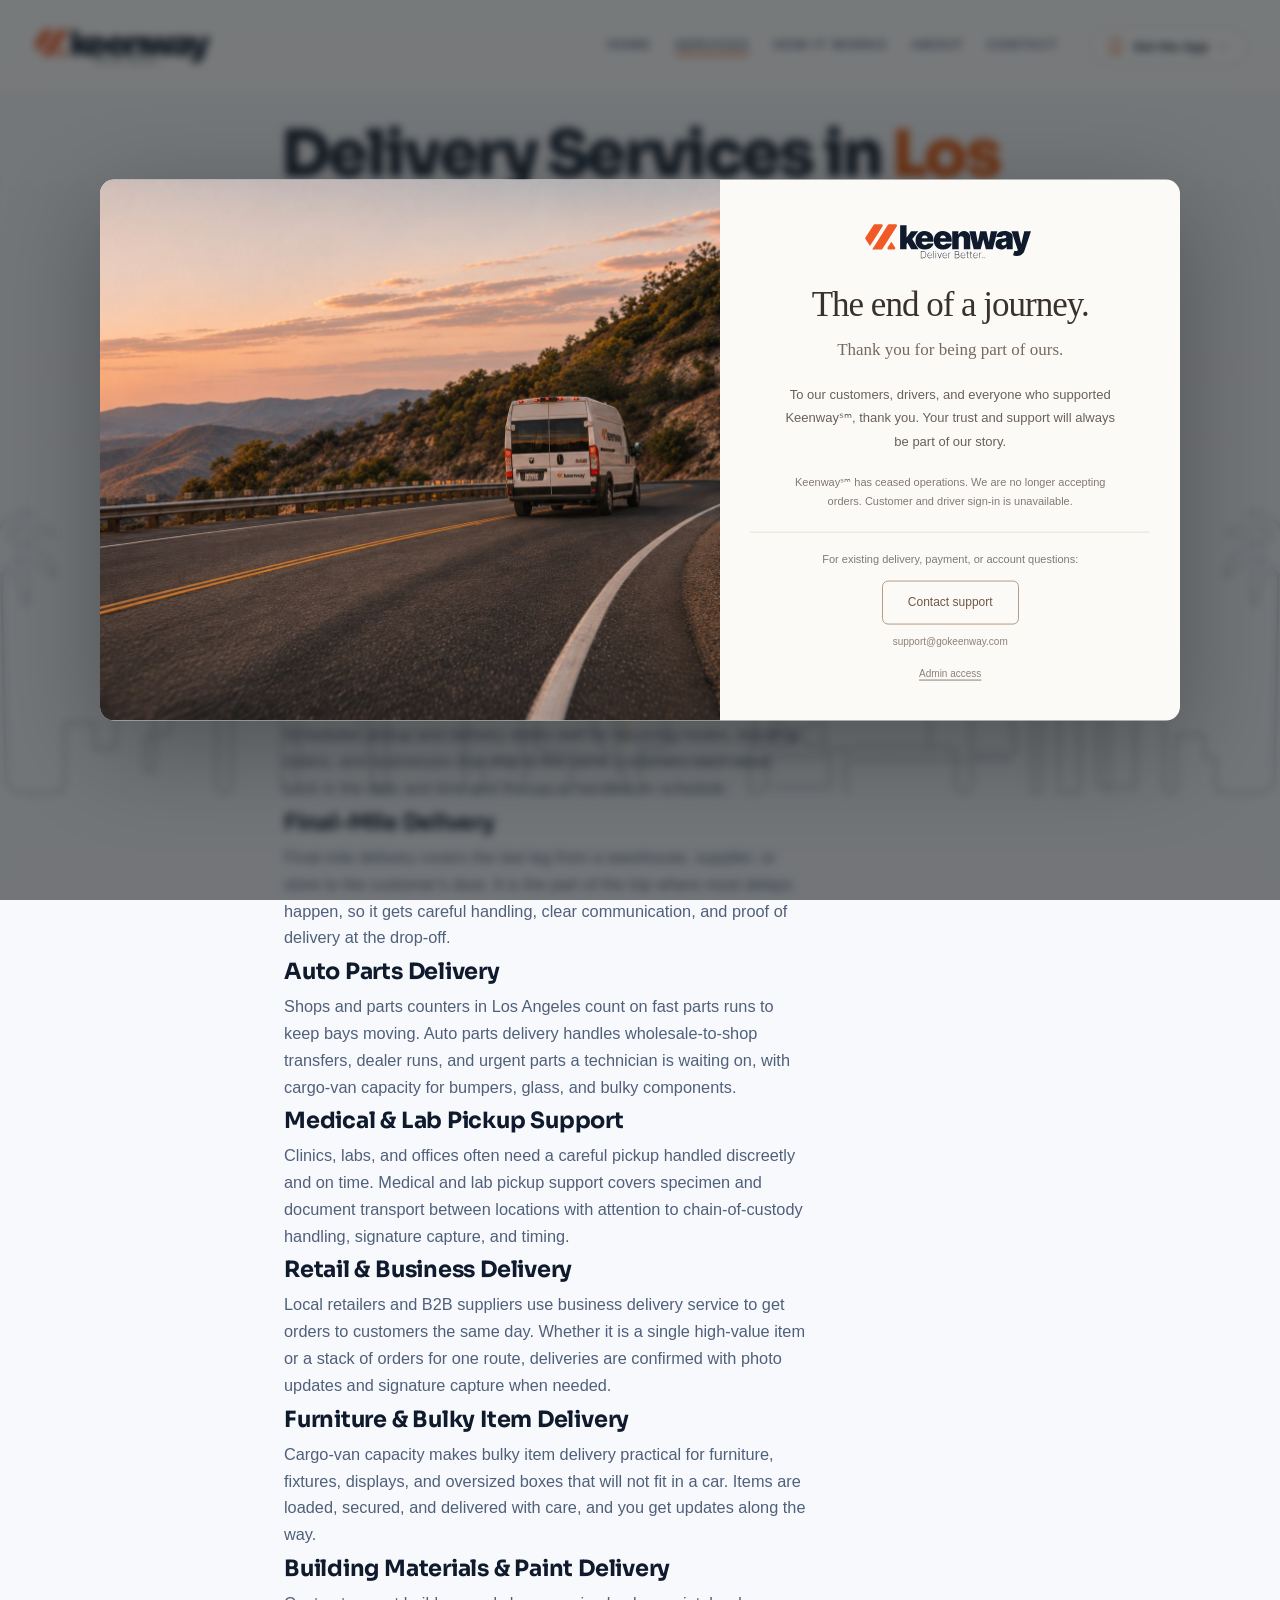
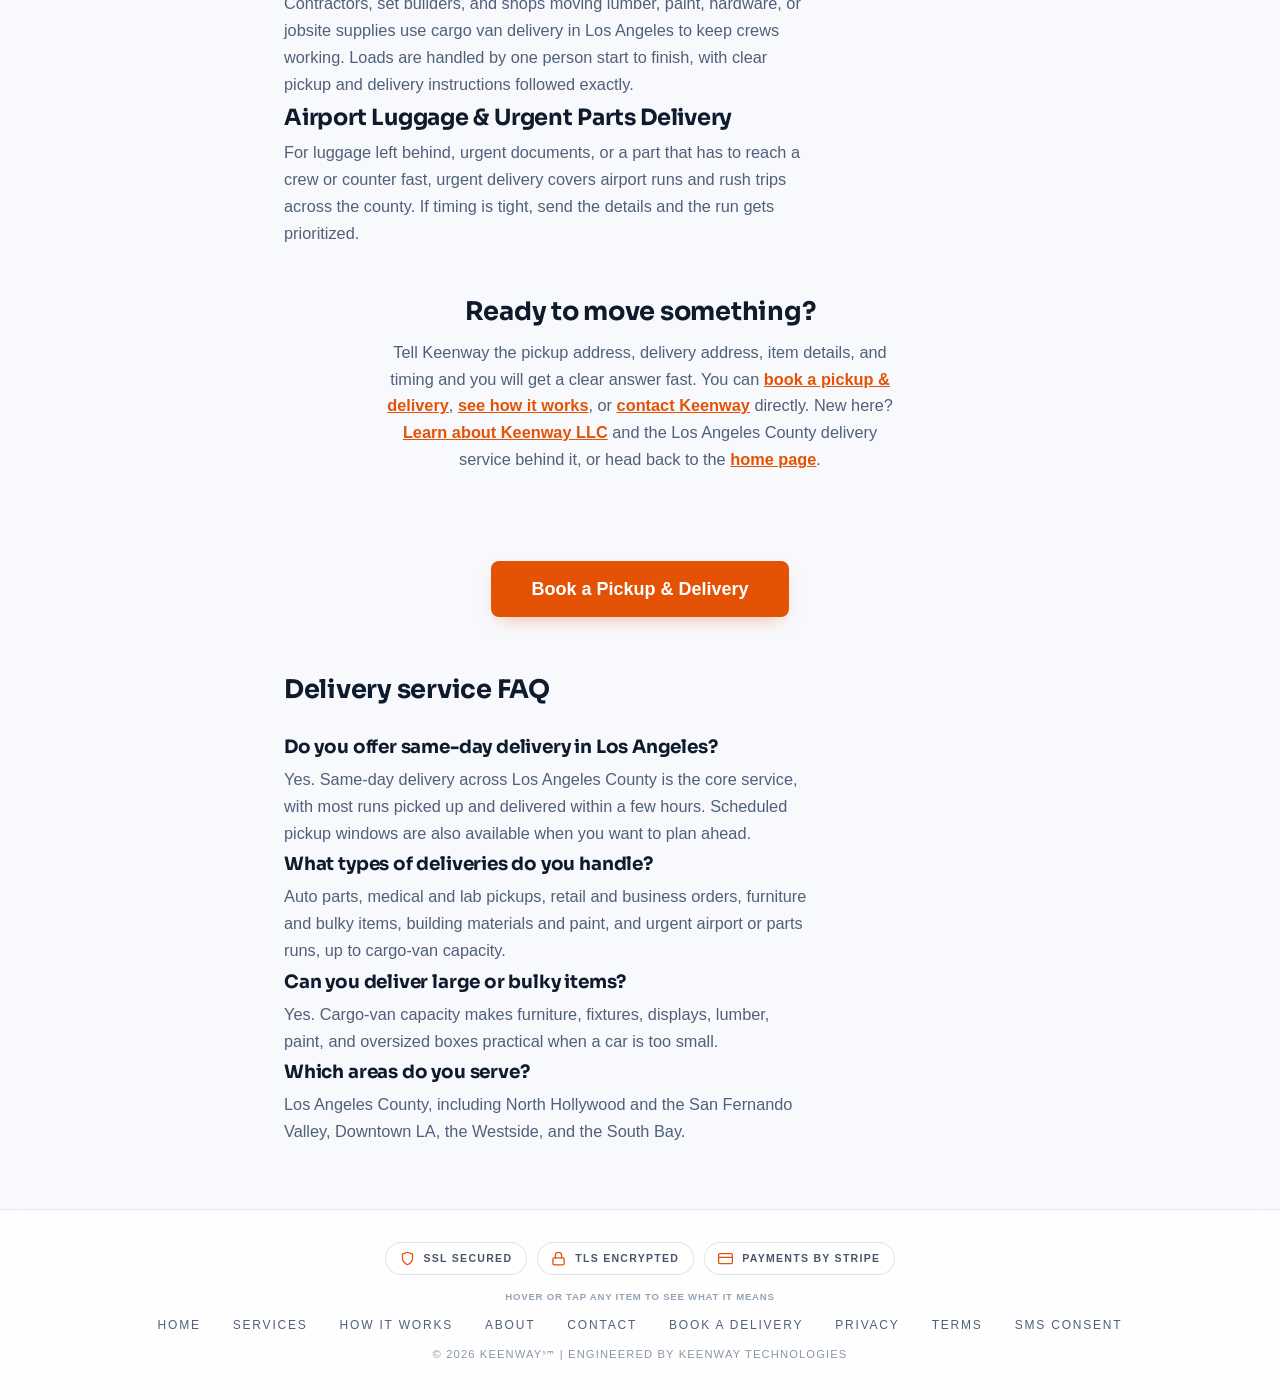
<file: services.html>
<!doctype html>
<html lang="en">
  <head>
    <meta charset="UTF-8" />
    <meta
      name="viewport"
      content="width=device-width, initial-scale=1.0, maximum-scale=5.0, user-scalable=yes"
    />
    <meta name="apple-mobile-web-app-capable" content="yes" />
    <meta
      name="apple-mobile-web-app-status-bar-style"
      content="black-translucent"
    />
    <title>Delivery Services | Keenwayˢᵐ Los Angeles County</title>
    <meta name="description" content="View Keenwayˢᵐ delivery services, including same-day delivery, scheduled pickup and delivery, final-mile delivery, auto parts, medical pickup support, retail delivery, and bulky item transport in Los Angeles County." />
    <link rel="canonical" href="https://www.gokeenway.com/services" />
    <meta name="robots" content="index, follow" />
    <meta property="og:type" content="website" />
    <meta property="og:site_name" content="Keenway" />
    <meta property="og:title" content="Delivery Services | Keenwayˢᵐ Los Angeles County" />
    <meta property="og:description" content="Same-day delivery, scheduled pickup and delivery, final-mile, auto parts, medical pickup support, retail, and bulky item delivery across Los Angeles County." />
    <meta property="og:url" content="https://www.gokeenway.com/services" />
    <meta property="og:image" content="https://www.gokeenway.com/keenway-logo-full.png" />
    <meta name="twitter:card" content="summary_large_image" />
    <meta name="twitter:title" content="Delivery Services | Keenwayˢᵐ Los Angeles County" />
    <meta name="twitter:description" content="Same-day, scheduled, and final-mile delivery for local businesses across Los Angeles County." />
    <meta name="twitter:image" content="https://www.gokeenway.com/keenway-logo-full.png" />
    <link rel="icon" type="image/png" href="favicon.png" />
    <link rel="preconnect" href="https://fonts.googleapis.com" />
    <link rel="preconnect" href="https://fonts.gstatic.com" crossorigin />
    <link href="https://fonts.googleapis.com/css2?family=Sora:wght@500;600;700;800&display=swap" rel="stylesheet" />
    <!-- Hold first paint until the page is parsed, so navigation swaps whole pages instead of flashing a half-loaded one. -->
    <link rel="expect" href="#site-footer" blocking="render" />
    <!-- The cursor is still over the clicked link when the next page loads; skip header transitions until the page settles so that link does not fade in. -->
    <script>document.documentElement.classList.add("kw-nav-loading");addEventListener("load",function(){requestAnimationFrame(function(){requestAnimationFrame(function(){document.documentElement.classList.remove("kw-nav-loading");});});});</script>
    <style>.kw-nav-loading header *, .kw-nav-loading header *::before, .kw-nav-loading header *::after { transition: none !important; }</style>
    <style>
      :root {
        --brand-orange: #e35205;
        --brand-orange-hover: #c94804;
        --brand-black: #000000;
        --brand-black-hover: #1a1a1a;
        --white: #ffffff;
        --slate-100: #f1f5f9;
        --font-main:
          -apple-system, BlinkMacSystemFont, "Inter", "Segoe UI", Roboto,
          sans-serif;
        --transition: all 0.3s cubic-bezier(0.4, 0, 0.2, 1);
      }

      * {
        margin: 0;
        padding: 0;
        box-sizing: border-box;
        font-family: var(--font-main);
      }

      body {
        position: relative;
        background-color: var(--brand-black);
        min-height: 100vh;
        min-height: 100dvh;
        display: flex;
        flex-direction: column;
        overflow-x: hidden;
        -webkit-font-smoothing: antialiased;
        -moz-osx-font-smoothing: grayscale;
      }

      /* Video Background */
      #bg-video {
        position: fixed;
        top: 0;
        left: 0;
        width: 100%;
        height: 100%;
        object-fit: cover;
        z-index: 0;
        opacity: 0.85;
        filter: contrast(1.1) saturate(1.2) brightness(0.9);
        animation: cinematicZoom 60s ease-in-out infinite alternate;
      }

      @keyframes cinematicZoom {
        from {
          transform: scale(1);
        }
        to {
          transform: scale(1.1);
        }
      }

      /* Secondary video for crossfade */
      #bg-video-2 {
        position: fixed;
        top: 0;
        left: 0;
        width: 100%;
        height: 100%;
        object-fit: cover;
        z-index: 0;
        opacity: 0;
        filter: contrast(1.1) saturate(1.2) brightness(0.9);
        animation: cinematicZoom 60s ease-in-out infinite alternate;
        transition: opacity 2s ease-in-out;
      }

      header {
        position: fixed;
        top: 0;
        left: 0;
        width: 100%;
        padding: 1rem 2rem;
        display: flex;
        justify-content: space-between;
        align-items: center;
        z-index: 100;
        background: rgba(0, 0, 0, 0.4);
        backdrop-filter: blur(20px);
        -webkit-backdrop-filter: blur(20px);
        border-bottom: 1px solid rgba(255, 255, 255, 0.05);
      }

      .logo-link {
        display: flex;
        align-items: center;
        text-decoration: none;
      }

      .logo-img {
        height: 60px;
        width: auto;
      }

      .header-right {
        display: flex;
        align-items: center;
        gap: 2rem;
      }

      .nav-links {
        display: flex;
        gap: 1.5rem;
        align-items: center;
      }

      .nav-link {
        color: rgba(255, 255, 255, 0.72);
        text-decoration: none;
        font-size: 0.82rem;
        font-weight: 600;
        text-transform: uppercase;
        letter-spacing: 0.08em;
        transition: var(--transition);
        position: relative;
        padding-bottom: 3px;
      }

      .nav-link::after {
        content: '';
        position: absolute;
        bottom: 0;
        left: 0;
        width: 0;
        height: 2px;
        background: var(--brand-orange);
        border-radius: 1px;
        transition: width 0.25s ease;
      }

      .nav-link:hover { color: var(--white); }
      .nav-link:hover::after,
      .nav-link--active::after { width: 100%; }
      .nav-link--active { color: var(--brand-orange); }

      .google-play-link {
        display: inline-block;
        text-decoration: none;
      }

      .google-play-badge {
        height: 40px;
        width: auto;
        transition: var(--transition);
      }

      .google-play-link:hover .google-play-badge {
        transform: translateY(-2px);
      }

      .google-play-wrapper {
        display: flex;
        flex-direction: column;
        align-items: center;
        gap: 4px;
      }

      .app-label {
        font-size: 0.6rem;
        font-weight: 700;
        text-transform: uppercase;
        letter-spacing: 0.15em;
        color: rgba(255, 255, 255, 0.55);
      }

      /* ===== Hamburger Button ===== */
      .hamburger-btn {
        display: none;
        flex-direction: column;
        justify-content: center;
        align-items: center;
        gap: 5px;
        width: 40px;
        height: 40px;
        background: rgba(255, 255, 255, 0.07);
        border: 1px solid rgba(255, 255, 255, 0.12);
        border-radius: 8px;
        cursor: pointer;
        transition: var(--transition);
        padding: 0;
        flex-shrink: 0;
      }

      .hamburger-btn:hover {
        background: rgba(255, 255, 255, 0.14);
        border-color: rgba(255, 255, 255, 0.25);
      }

      .hamburger-line {
        display: block;
        width: 18px;
        height: 2px;
        background: var(--white);
        border-radius: 2px;
        transition: var(--transition);
        transform-origin: center;
      }

      .hamburger-btn.is-open .hamburger-line:nth-child(1) {
        transform: translateY(7px) rotate(45deg);
      }
      .hamburger-btn.is-open .hamburger-line:nth-child(2) {
        opacity: 0;
        transform: scaleX(0);
      }
      .hamburger-btn.is-open .hamburger-line:nth-child(3) {
        transform: translateY(-7px) rotate(-45deg);
      }

      /* ===== Mobile Menu ===== */
      .mobile-menu {
        position: absolute;
        top: 100%;
        left: 0;
        right: 0;
        background: rgba(5, 5, 5, 0.96);
        backdrop-filter: blur(24px);
        -webkit-backdrop-filter: blur(24px);
        border-bottom: 1px solid rgba(255, 255, 255, 0.07);
        padding: 0 1.5rem;
        display: flex;
        flex-direction: column;
        gap: 1.25rem;
        max-height: 0;
        overflow: hidden;
        opacity: 0;
        transform: translateY(-6px);
        transition: max-height 0.35s ease, opacity 0.25s ease, transform 0.25s ease, padding 0.35s ease;
        pointer-events: none;
      }

      .mobile-menu.is-open {
        max-height: 400px;
        opacity: 1;
        transform: translateY(0);
        padding: 1.5rem 1.5rem 2rem;
        pointer-events: auto;
      }

      .mobile-nav {
        display: flex;
        flex-direction: column;
      }

      .mobile-nav-link {
        display: block;
        color: rgba(255, 255, 255, 0.68);
        text-decoration: none;
        font-size: 0.95rem;
        font-weight: 600;
        text-transform: uppercase;
        letter-spacing: 0.1em;
        padding: 1rem 0;
        border-bottom: 1px solid rgba(255, 255, 255, 0.07);
        transition: color 0.2s ease, padding-left 0.2s ease;
      }

      .mobile-nav-link:last-child { border-bottom: none; }

      .mobile-nav-link:hover,
      .mobile-nav-link--active {
        color: var(--brand-orange);
        padding-left: 4px;
      }

      .mobile-play-wrapper {
        display: flex;
        flex-direction: column;
        align-items: flex-start;
        gap: 8px;
        padding-top: 0.25rem;
      }

      .mobile-play-badge { height: 44px !important; }

      .container {
        flex: 1;
        display: flex;
        flex-direction: column;
        align-items: center;
        position: relative;
        z-index: 10;
        padding-top: 120px;
        padding-bottom: 4rem;
        width: 100%;
      }

      /* Page Content Styling */
      .page-header {
        text-align: center;
        margin-bottom: 4rem;
        max-width: 800px;
        padding: 0 1.5rem;
      }

      h1 {
        font-size: clamp(2.5rem, 6vw, 4rem);
        font-weight: 900;
        line-height: 1.1;
        letter-spacing: -0.04em;
        margin-bottom: 1.5rem;
        color: var(--white);
        text-shadow: 0 4px 12px rgba(0, 0, 0, 0.8);
      }

      .subtext {
        font-size: clamp(1rem, 1.8vw, 1.25rem);
        color: rgba(255, 255, 255, 0.8);
        line-height: 1.6;
        font-weight: 400;
        text-shadow: 0 2px 8px rgba(0, 0, 0, 0.8);
      }
      
      .brand-highlight {
        color: var(--brand-orange);
      }

      .steps-container {
        width: 100%;
        max-width: 760px;
        margin: 0 auto;
        padding: 0 1.5rem;
        list-style: none;
      }

      .step {
        position: relative;
        display: grid;
        grid-template-columns: 60px 1fr;
        gap: 1.75rem;
        padding-bottom: 2.75rem;
      }

      .step:last-child {
        padding-bottom: 0;
      }

      /* dashed route connector, echoes the skyline delivery line */
      .step:not(:last-child)::before {
        content: "";
        position: absolute;
        top: 64px;
        bottom: 0.25rem;
        left: 30px;
        border-left: 2px dashed rgba(227, 82, 5, 0.35);
      }

      .step-marker {
        position: relative;
        z-index: 1;
      }

      .step-num {
        width: 60px;
        height: 60px;
        border-radius: 50%;
        display: grid;
        place-items: center;
        font-family: "Sora", ui-sans-serif, system-ui, sans-serif;
        font-size: 1.45rem;
        font-weight: 700;
        color: var(--brand-orange);
        background: #ffffff;
        border: 1px solid rgba(15, 27, 45, 0.12);
        box-shadow: 0 1px 2px rgba(15, 27, 45, 0.05);
        transition: transform 0.35s cubic-bezier(0.16, 1, 0.3, 1),
          background 0.35s ease, color 0.35s ease, box-shadow 0.35s ease,
          border-color 0.35s ease;
      }

      .step:hover .step-num {
        background: var(--brand-orange);
        color: #ffffff;
        border-color: var(--brand-orange);
        transform: translateY(-3px) scale(1.05);
        box-shadow: 0 14px 28px -10px rgba(227, 82, 5, 0.6);
      }

      .step-body {
        padding-top: 0.35rem;
        scroll-margin-top: 120px;
      }

      .step-title {
        font-size: 1.4rem;
        font-weight: 700;
        color: #0f1b2d;
        margin-bottom: 0.5rem;
        letter-spacing: -0.01em;
      }

      .step-desc {
        font-size: 1.02rem;
        color: #51607a;
        line-height: 1.65;
        max-width: 58ch;
      }
      
      .cta-container {
        margin-top: 4rem;
        text-align: center;
      }
      
      .btn-main {
        display: inline-flex;
        align-items: center;
        justify-content: center;
        text-align: center;
        background-color: var(--brand-orange);
        color: var(--white);
        padding: 1.1rem 2.5rem;
        border-radius: 8px;
        font-weight: 700;
        text-decoration: none;
        font-size: 1.125rem;
        transition: var(--transition);
        box-shadow: 0 10px 25px -5px rgba(227, 82, 5, 0.4);
      }
      
      .btn-main:hover {
        background-color: var(--brand-orange-hover);
        transform: scale(1.02);
        box-shadow: 0 15px 30px -5px rgba(227, 82, 5, 0.5);
      }

      footer {
        padding: 2rem;
        display: flex;
        flex-direction: column;
        align-items: center;
        gap: 1rem;
        z-index: 10;
        position: relative;
        background: rgba(0,0,0,0.6);
        backdrop-filter: blur(10px);
        margin-top: auto;
      }

      .footer-links {
        display: flex;
        gap: 2rem;
      }

      .footer-links a {
        color: rgba(255, 255, 255, 0.4);
        text-decoration: none;
        font-size: 0.75rem;
        font-weight: 500;
        text-transform: uppercase;
        letter-spacing: 0.15em;
        transition: var(--transition);
      }

      .footer-links a:hover {
        color: var(--brand-orange);
      }

      .copyright {
        color: rgba(255, 255, 255, 0.3);
        font-size: 0.7rem;
        letter-spacing: 0.1em;
        font-weight: 400;
        text-transform: uppercase;
      }
      
      .video-credits {
        position: relative;
        z-index: 50;
        font-size: 0.6rem;
        color: rgba(255, 255, 255, 0.3);
        text-align: center;
        line-height: 1.4;
        text-transform: uppercase;
        letter-spacing: 0.1em;
      }
      
      .video-credits a {
        color: rgba(255, 255, 255, 0.4);
        text-decoration: underline;
        transition: var(--transition);
      }
      
      .video-credits a:hover {
        color: var(--white);
      }

      /* ===== Scroll-triggered Animations ===== */

      .hero-animate {
        opacity: 1;
        transform: none;
      }

      .hero-animate.is-visible {
        opacity: 1;
        transform: translateY(0);
      }

      .scroll-animate {
        opacity: 1;
        transform: none;
      }

      .scroll-animate.is-visible {
        opacity: 1;
        transform: translateY(0);
      }

      /* Button press feedback */
      .btn-main:active {
        transform: scale(0.95) !important;
      }

      /* Responsive Logic */
      @media (max-width: 768px) {
        header {
          padding: 1rem 1.5rem;
        }

        .header-right { gap: 0.75rem; }
        .nav-links,
        .google-play-wrapper, .app-menu { display: none; }
        .hamburger-btn { display: flex; }
        
        .container {
          padding-top: 100px;
        }

        .page-header {
           margin-bottom: 2.5rem;
        }
      }

      @media (max-width: 480px) {
        .logo-img { height: 40px; }
        .google-play-badge { height: 32px; }
        .step { grid-template-columns: 48px 1fr; gap: 1.25rem; }
        .step:not(:last-child)::before { left: 24px; top: 52px; }
        .step-num { width: 48px; height: 48px; font-size: 1.2rem; }
        .step-title { font-size: 1.2rem; }
        .step-desc { font-size: 0.95rem; }
      }
      /* ===== Light techy-clean theme override ===== */
      #bg-skyline {
        position: fixed; left: 0; right: 0; bottom: 0; height: 30vh;
        opacity: 0.38; z-index: 0; pointer-events: none;
      }
      #bg-skyline .skyline-art {
        position: absolute; bottom: 0; left: 50%; transform: translateX(-50%);
        width: min(1500px, 132%); height: auto;
        mix-blend-mode: multiply;
        -webkit-mask-image: linear-gradient(to top, #000 28%, transparent 72%);
        mask-image: linear-gradient(to top, #000 28%, transparent 72%);
      }
      @media (max-width: 480px) { #bg-skyline { height: 22vh; opacity: 0.3; } }
      body {
        color: #0f1b2d;
        background-color: #f7f9fc;
        background-image:
          radial-gradient(circle at 1px 1px, rgba(15,27,45,0.05) 1px, transparent 0),
          linear-gradient(180deg, #f7f9fc 0%, #eaeef6 100%);
        background-size: 26px 26px, 100% 100%;
        background-attachment: fixed;
      }
      header { background: rgba(255,255,255,0.82); border-bottom: 1px solid rgba(15,27,45,0.09); }
      .nav-link { color: #51607a; }
      .nav-link:hover { color: #0f1b2d; }
      .app-label { color: #8a96aa; }
      .hamburger-btn { background: rgba(15,27,45,0.04); border: 1px solid rgba(15,27,45,0.14); }
      .hamburger-btn:hover { background: rgba(15,27,45,0.08); border-color: #e35205; }
      .hamburger-line { background: #0f1b2d; }
      .mobile-menu { background: rgba(255,255,255,0.97); border-bottom: 1px solid rgba(15,27,45,0.09); }
      .mobile-nav-link { color: #51607a; border-bottom: 1px solid rgba(15,27,45,0.09); }
      h1, .page-header h1 { color: #0f1b2d; text-shadow: none; }
      .subtext { color: #51607a; text-shadow: none; }
      .btn-main { box-shadow: 0 8px 20px -10px rgba(227,82,5,0.55); }
      footer { background: rgba(255,255,255,0.85); border-top: 1px solid rgba(15,27,45,0.09); }
      .footer-links a { color: #51607a; }
      .footer-links a:hover { color: #e35205; }
      .copyright { color: #8a96aa; }
          /* Display font for headings */
      h1, h2, h3, h1 span, h2 span, h3 span, .accent, .brand-highlight,
      .features-headline, .quote-heading, .feature-title,
      .step-title, .card-title {
        font-family: "Sora", ui-sans-serif, system-ui, -apple-system, sans-serif;
      }
          /* Logo: bigger + animated chevron */
      .logo-svg { display: block; }
      @keyframes logoIn {
        from { opacity: 0; transform: translateX(-12px); }
        to { opacity: 1; transform: translateX(0); }
      }
      .logo-svg { animation: none; }
      .logo-mark {
        transform-box: fill-box;
        transform-origin: center;
        transition: transform 0.4s cubic-bezier(0.16, 1, 0.3, 1);
      }
      .logo-link:hover .logo-mark { transform: translateX(7px); }
      @media (prefers-reduced-motion: reduce) {
        .logo-svg { animation: none; }
        .logo-link:hover .logo-mark { transform: none; }
      }
          /* ===== Get-the-App dropdown ===== */
      .app-menu { position: relative; }
      .app-menu-trigger {
        display: inline-flex; align-items: center; gap: 0.55rem;
        padding: 0.6rem 1.05rem; background: #ffffff;
        border: 1px solid rgba(15,27,45,0.14); border-radius: 999px;
        color: #0f1b2d; font-size: 0.82rem; font-weight: 600;
        letter-spacing: 0.01em; cursor: pointer; transition: var(--transition);
        box-shadow: 0 1px 2px rgba(15,27,45,0.04);
      }
      .app-menu-trigger:hover { transform: translateY(-1px); box-shadow: 0 8px 18px -10px rgba(15,27,45,0.22); }
      .app-menu-trigger:active { transform: translateY(0); }
      .app-menu-icon { width: 17px; height: 17px; color: var(--brand-orange); flex-shrink: 0; }
      .app-menu-chevron { width: 13px; height: 13px; color: #8a96aa; transition: transform 0.3s cubic-bezier(0.16,1,0.3,1); }
      .app-menu.is-open .app-menu-chevron { transform: rotate(180deg); }
      .app-menu-panel {
        position: absolute; top: calc(100% + 0.75rem); right: 0; width: 264px;
        padding: 1rem 1rem 0.85rem; background: #ffffff; border: 1px solid rgba(15,27,45,0.09);
        border-radius: 22px;
        box-shadow: 0 24px 48px -20px rgba(15,27,45,0.26), 0 2px 6px rgba(15,27,45,0.05), inset 0 1px 0 rgba(255,255,255,0.6);
        display: flex; flex-direction: column; gap: 0.85rem;
        opacity: 0; transform: translateY(-8px) scale(0.97); transform-origin: top right;
        pointer-events: none;
        transition: opacity 0.26s cubic-bezier(0.16,1,0.3,1), transform 0.26s cubic-bezier(0.16,1,0.3,1);
        z-index: 120;
      }
      .app-menu.is-open .app-menu-panel { opacity: 1; transform: translateY(0) scale(1); pointer-events: auto; }
      .app-menu-item { display: flex; flex-direction: column; align-items: center; gap: 0.5rem; padding: 0.75rem 0.5rem; border-radius: 16px; text-decoration: none; transition: background 0.2s ease; }
      .app-menu-item:hover { background: #f7f9fc; }
      .app-menu-item-label { font-size: 0.62rem; font-weight: 700; text-transform: uppercase; letter-spacing: 0.16em; color: #8a96aa; }
      .app-menu-badge { height: 42px; width: auto; display: block; }
      .app-menu-note { margin: 0; padding-top: 0.85rem; border-top: 1px solid rgba(15,27,45,0.09); font-size: 0.58rem; font-weight: 600; text-transform: uppercase; letter-spacing: 0.1em; line-height: 1.5; color: #8a96aa; text-align: center; }
    </style>
  <link rel="stylesheet" href="/closure-modal.css?v=farewell-1">
<script src="/closure-modal.js" defer></script>
</head>
  <body>
    <div id="bg-skyline" aria-hidden="true"><img src="home-icons/la-skyline-art.png" alt="" class="skyline-art" /></div>

    <header id="site-header">
      <a href="/" class="logo-link">
        <svg class="logo-img logo-svg" viewBox="0 0 900 293" xmlns="http://www.w3.org/2000/svg" role="img" aria-label="Keenway"><path class="logo-mark" fill="#f05a26" fill-rule="evenodd" d="M35.89,177c21.74-33.99,43.49-67.99,65.23-101.98,2.64-4.12-.32-9.52-5.21-9.52h-36.3c-2.11,0-4.07,1.07-5.21,2.85L12.53,133.82c-1.3,2.03-1.3,4.63,0,6.66l23.36,36.52h0ZM47.34,194.92h47.6c2.11,0,4.07-1.07,5.21-2.85l74.86-117.05c2.64-4.12-.32-9.52-5.21-9.52h-36.3c-2.11,0-4.07,1.07-5.21,2.85l-80.95,126.56h.01ZM146.73,155.07l-19.4,30.33c-2.64,4.12.32,9.52,5.21,9.52h28.38c4.88,0,7.84-5.4,5.21-9.52l-19.4-30.33h-.01Z"/>
  
  <g>
    <g>
      <path fill="#0f1b2d" d="M622.82,235.5v-.52h3.62v.52h-1.52v4.31h-.59v-4.31h-1.52,0Z"/>
      <path fill="#0f1b2d" d="M627.02,234.98h.7l1.65,4.02h.06l1.65-4.02h.7v4.84h-.55v-3.67h-.05l-1.51,3.67h-.53l-1.51-3.67h-.05v3.67h-.55v-4.84h0Z"/>
    </g>
    <g>
      <path fill="#0f1b2d" d="M309.57,239.81h-10.24v-36.94h11.04c3.47,0,6.43.73,8.9,2.2,2.46,1.46,4.36,3.57,5.67,6.3,1.31,2.74,1.97,6.02,1.95,9.84,0,3.91-.7,7.25-2.05,10.02s-3.33,4.9-5.89,6.37c-2.58,1.47-5.69,2.21-9.36,2.21h0ZM301.58,237.72h7.9c3.29,0,6.07-.66,8.33-1.98,2.26-1.31,3.97-3.21,5.13-5.67,1.16-2.46,1.74-5.42,1.72-8.85,0-3.39-.56-6.3-1.68-8.72s-2.74-4.28-4.88-5.58c-2.14-1.3-4.75-1.95-7.84-1.95h-8.7v32.76h.02Z"/>
      <path fill="#0f1b2d" d="M345.72,240.39c-2.5,0-4.68-.62-6.53-1.85-1.85-1.24-3.28-2.93-4.29-5.09-1.01-2.15-1.51-4.61-1.51-7.36s.51-5.23,1.52-7.39,2.41-3.87,4.19-5.12,3.81-1.88,6.09-1.88c1.55,0,3.02.31,4.41.93,1.39.62,2.62,1.51,3.68,2.68s1.9,2.58,2.51,4.22c.61,1.65.91,3.5.91,5.55v1.37h-21.93v-2h19.73c0-2.01-.41-3.82-1.23-5.43-.81-1.61-1.93-2.89-3.33-3.84s-2.98-1.42-4.75-1.42-3.48.52-4.91,1.54c-1.44,1.03-2.58,2.41-3.41,4.16-.84,1.75-1.27,3.69-1.31,5.84v.9c0,2.31.41,4.38,1.21,6.21.81,1.84,1.98,3.28,3.49,4.35s3.33,1.6,5.45,1.6c1.51,0,2.81-.26,3.89-.76,1.07-.51,1.95-1.13,2.64-1.87.68-.73,1.21-1.45,1.55-2.13l2,.81c-.42.92-1.07,1.85-1.95,2.77s-2,1.69-3.36,2.3-2.94.92-4.77.92h0Z"/>
      <path fill="#0f1b2d" d="M366.49,202.87v36.94h-2.2v-36.94h2.2Z"/>
      <path fill="#0f1b2d" d="M376.83,207.2c-.48,0-.9-.17-1.26-.51-.36-.33-.53-.75-.53-1.22s.17-.89.52-1.23c.35-.33.77-.51,1.26-.51s.9.17,1.26.51c.36.34.53.75.53,1.23s-.17.89-.52,1.22c-.35.34-.77.51-1.26.51ZM375.73,239.81v-27.7h2.18v27.7h-2.18Z"/>
      <path fill="#0f1b2d" d="M407.41,212.1l-10.01,27.7h-2.49l-10.01-27.7h2.36l8.8,24.87h.18l8.8-24.87h2.36,0Z"/>
      <path fill="#0f1b2d" d="M424.07,240.39c-2.5,0-4.68-.62-6.53-1.85-1.85-1.24-3.28-2.93-4.29-5.09-1.01-2.15-1.51-4.61-1.51-7.36s.51-5.23,1.52-7.39,2.41-3.87,4.19-5.12,3.81-1.88,6.09-1.88c1.55,0,3.02.31,4.41.93,1.39.62,2.62,1.51,3.68,2.68s1.9,2.58,2.51,4.22c.61,1.65.91,3.5.91,5.55v1.37h-21.93v-2h19.73c0-2.01-.41-3.82-1.23-5.43-.81-1.61-1.93-2.89-3.33-3.84s-2.98-1.42-4.75-1.42-3.48.52-4.91,1.54c-1.44,1.03-2.58,2.41-3.41,4.16-.84,1.75-1.27,3.69-1.31,5.84v.9c0,2.31.41,4.38,1.21,6.21.81,1.84,1.98,3.28,3.49,4.35s3.33,1.6,5.45,1.6c1.51,0,2.81-.26,3.89-.76,1.07-.51,1.95-1.13,2.64-1.87.68-.73,1.21-1.45,1.55-2.13l2,.81c-.42.92-1.07,1.85-1.95,2.77s-2,1.69-3.36,2.3-2.94.92-4.77.92h0Z"/>
      <path fill="#0f1b2d" d="M442.65,239.81v-27.7h2.14v4.33h.2c.6-1.42,1.62-2.56,3.05-3.42s3.06-1.29,4.89-1.29h.57c.19,0,.37,0,.54.02v2.22c-.14,0-.32-.03-.52-.07-.2-.03-.44-.04-.73-.04-1.54,0-2.91.33-4.11.99s-2.14,1.57-2.83,2.74c-.68,1.16-1.03,2.49-1.03,3.97v18.26h-2.2.02Z"/>
      <path fill="#0f1b2d" d="M475.02,239.81v-36.94h12c2.24,0,4.12.4,5.66,1.19s2.71,1.9,3.51,3.33,1.2,3.09,1.2,5c0,1.49-.24,2.81-.72,3.97s-1.15,2.11-2.01,2.86c-.86.75-1.87,1.27-3.02,1.56v.22c1.27.1,2.46.54,3.55,1.32,1.1.79,1.98,1.85,2.64,3.2.67,1.35,1,2.92,1,4.71,0,1.89-.41,3.55-1.21,4.99-.81,1.44-2.02,2.56-3.63,3.38s-3.61,1.21-5.99,1.21h-12.97,0ZM477.28,220.03h10.52c1.57,0,2.91-.34,4.02-1.03,1.1-.68,1.95-1.6,2.53-2.76.58-1.16.87-2.44.87-3.84,0-2.29-.71-4.09-2.13-5.43s-3.44-2-6.06-2h-9.74v15.06h0ZM477.28,237.72h10.72c2.78,0,4.91-.7,6.41-2.1s2.24-3.19,2.24-5.4c0-1.55-.37-2.94-1.09-4.17-.73-1.23-1.74-2.19-3.02-2.91-1.29-.71-2.78-1.07-4.47-1.07h-10.78v15.64h0Z"/>
      <path fill="#0f1b2d" d="M517.75,240.39c-2.5,0-4.68-.62-6.53-1.85-1.85-1.24-3.28-2.93-4.29-5.09-1.01-2.15-1.51-4.61-1.51-7.36s.51-5.23,1.52-7.39,2.41-3.87,4.19-5.12,3.81-1.88,6.09-1.88c1.55,0,3.02.31,4.41.93,1.39.62,2.62,1.51,3.68,2.68s1.9,2.58,2.51,4.22.91,3.5.91,5.55v1.37h-21.93v-2h19.73c0-2.01-.41-3.82-1.23-5.43-.81-1.61-1.93-2.89-3.33-3.84s-2.98-1.42-4.75-1.42-3.48.52-4.91,1.54c-1.44,1.03-2.58,2.41-3.41,4.16s-1.27,3.69-1.31,5.84v.9c0,2.31.41,4.38,1.21,6.21.81,1.84,1.98,3.28,3.49,4.35s3.33,1.6,5.45,1.6c1.51,0,2.81-.26,3.88-.76s1.95-1.13,2.64-1.87c.68-.73,1.21-1.45,1.55-2.13l2,.81c-.42.92-1.07,1.85-1.95,2.77s-2,1.69-3.36,2.3-2.94.92-4.77.92h0Z"/>
      <path fill="#0f1b2d" d="M546.12,212.1v1.97h-12.1v-1.97h12.1ZM538.12,205.47h2.18v27.79c0,1.13.22,2.05.66,2.77.44.71,1.01,1.25,1.73,1.59s1.48.52,2.3.52c.4,0,.74-.03,1.04-.09s.57-.14.84-.23l.54,2c-.34.12-.71.22-1.12.32-.41.09-.89.13-1.45.13-1.16,0-2.24-.26-3.28-.77s-1.86-1.27-2.49-2.25c-.64-.99-.96-2.18-.96-3.57v-28.19h0Z"/>
      <path fill="#0f1b2d" d="M564.06,212.1v1.97h-12.1v-1.97h12.1ZM556.06,205.47h2.18v27.79c0,1.13.22,2.05.66,2.77.44.71,1.01,1.25,1.73,1.59s1.48.52,2.3.52c.4,0,.74-.03,1.04-.09s.57-.14.84-.23l.54,2c-.34.12-.71.22-1.12.32-.41.09-.89.13-1.45.13-1.16,0-2.24-.26-3.28-.77s-1.86-1.27-2.49-2.25c-.64-.99-.96-2.18-.96-3.57v-28.19h0Z"/>
      <path fill="#0f1b2d" d="M582.74,240.39c-2.5,0-4.68-.62-6.53-1.85-1.85-1.24-3.28-2.93-4.29-5.09s-1.51-4.61-1.51-7.36.51-5.23,1.52-7.39,2.41-3.87,4.19-5.12c1.78-1.25,3.81-1.88,6.09-1.88,1.55,0,3.02.31,4.41.93s2.62,1.51,3.68,2.68c1.06,1.16,1.9,2.58,2.51,4.22s.91,3.5.91,5.55v1.37h-21.93v-2h19.73c0-2.01-.41-3.82-1.22-5.43s-1.93-2.89-3.33-3.84-2.98-1.42-4.75-1.42-3.48.52-4.91,1.54c-1.44,1.03-2.58,2.41-3.41,4.16-.84,1.75-1.27,3.69-1.31,5.84v.9c0,2.31.41,4.38,1.21,6.21.81,1.84,1.98,3.28,3.49,4.35s3.33,1.6,5.45,1.6c1.51,0,2.81-.26,3.88-.76s1.95-1.13,2.64-1.87c.68-.73,1.21-1.45,1.55-2.13l2,.81c-.42.92-1.07,1.85-1.95,2.77s-2,1.69-3.36,2.3-2.94.92-4.77.92h0Z"/>
      <path fill="#0f1b2d" d="M601.32,239.81v-27.7h2.14v4.33h.2c.6-1.42,1.61-2.56,3.05-3.42,1.43-.86,3.06-1.29,4.89-1.29h.57c.19,0,.37,0,.54.02v2.22c-.14,0-.32-.03-.52-.07-.2-.03-.44-.04-.73-.04-1.54,0-2.91.33-4.11.99-1.2.67-2.14,1.57-2.83,2.74-.68,1.16-1.03,2.49-1.03,3.97v18.26h-2.2.02Z"/>
      <path fill="#0f1b2d" d="M617.51,240.04c-.54,0-1-.19-1.38-.57-.38-.38-.57-.84-.57-1.37s.19-.99.57-1.37.84-.57,1.37-.57.99.19,1.37.57.57.84.57,1.37c0,.36-.08.69-.26.98-.17.29-.41.53-.71.71-.29.17-.62.26-.98.26h0Z"/>
    </g>
  </g>
  <g>
    <polygon fill="#0f1b2d" points="286.12 101.05 248.82 101.05 226.44 132.1 225.23 132.1 225.23 70.25 192.02 70.25 192.02 193.47 225.23 193.47 225.23 167.26 230.21 160.91 249.06 193.47 287.09 193.47 254.69 141.55 286.12 101.05"/>
    <path fill="#0f1b2d" d="M352.01,112.51c-4.01-4.11-8.84-7.25-14.5-9.42-5.66-2.17-11.97-3.25-18.95-3.25-9.55,0-17.83,1.99-24.85,5.96-7.02,3.97-12.45,9.53-16.31,16.67-3.85,7.14-5.78,15.48-5.78,25.03s1.92,18.48,5.75,25.6c3.83,7.12,9.31,12.58,16.43,16.37,7.12,3.79,15.61,5.69,25.48,5.69,8.54,0,16.01-1.29,22.41-3.88,6.4-2.59,11.54-6.24,15.43-10.95,3.89-4.71,6.36-10.28,7.4-16.7h-30.32c-.64,1.73-1.65,3.2-3.01,4.42-1.36,1.22-3,2.16-4.9,2.8-1.91.64-4,.96-6.29.96-3.29,0-6.1-.66-8.42-1.99-2.33-1.32-4.11-3.15-5.36-5.48-1.24-2.33-1.87-4.97-1.87-7.94v-1.44h60.17v-7.7c0-7.34-1.08-13.94-3.25-19.79-2.17-5.86-5.26-10.84-9.27-14.95ZM304.36,136.67c.08-2.69.79-5.03,2.14-7.04,1.34-2.01,3.14-3.58,5.38-4.72,2.25-1.14,4.71-1.72,7.4-1.72s5.24.57,7.43,1.72c2.19,1.14,3.93,2.73,5.23,4.75,1.3,2.03,1.98,4.36,2.02,7.01h-29.6Z"/>
    <path fill="#0f1b2d" d="M446.54,112.51c-4.01-4.11-8.84-7.25-14.5-9.42-5.66-2.17-11.97-3.25-18.95-3.25-9.55,0-17.83,1.99-24.85,5.96-7.02,3.97-12.45,9.53-16.31,16.67-3.85,7.14-5.78,15.48-5.78,25.03s1.92,18.48,5.75,25.6c3.83,7.12,9.31,12.58,16.43,16.37,7.12,3.79,15.61,5.69,25.48,5.69,8.54,0,16.01-1.29,22.41-3.88,6.4-2.59,11.54-6.24,15.43-10.95,3.89-4.71,6.36-10.28,7.4-16.7h-30.32c-.64,1.73-1.65,3.2-3.01,4.42-1.36,1.22-3,2.16-4.9,2.8-1.91.64-4,.96-6.29.96-3.29,0-6.1-.66-8.42-1.99-2.33-1.32-4.11-3.15-5.36-5.48-1.24-2.33-1.87-4.97-1.87-7.94v-1.44h60.17v-7.7c0-7.34-1.08-13.94-3.25-19.79-2.17-5.86-5.26-10.84-9.27-14.95ZM398.89,136.67c.08-2.69.79-5.03,2.14-7.04,1.34-2.01,3.14-3.58,5.38-4.72,2.25-1.14,4.71-1.72,7.4-1.72s5.24.57,7.43,1.72c2.19,1.14,3.93,2.73,5.23,4.75,1.3,2.03,1.98,4.36,2.02,7.01h-29.6Z"/>
    <path fill="#0f1b2d" d="M539.52,104.33c-4.83-2.99-10.52-4.48-17.06-4.48s-12.71,1.66-17.78,4.99c-5.07,3.33-8.61,7.92-10.62,13.78h-.96v-17.57h-31.53v92.42h33.21v-51.99c.04-3.05.6-5.67,1.68-7.85,1.08-2.19,2.64-3.87,4.66-5.05,2.02-1.18,4.4-1.78,7.13-1.78,4.17,0,7.43,1.3,9.78,3.91,2.35,2.61,3.5,6.2,3.46,10.77v51.99h33.21v-58.97c.04-6.7-1.27-12.65-3.94-17.87-2.67-5.21-6.42-9.32-11.25-12.3Z"/>
    <polygon fill="#0f1b2d" points="661.31 101.05 651.2 156.89 650.48 156.89 638.21 101.05 605.96 101.05 594.16 157.37 593.44 157.37 582.85 101.05 549.64 101.05 572.74 193.47 608.61 193.47 621.6 143.89 622.56 143.89 635.56 193.47 671.42 193.47 694.53 101.05 661.31 101.05"/>
    <path fill="#0f1b2d" d="M762.8,108.6c-3.69-2.75-8.16-4.89-13.42-6.44-5.26-1.54-11.19-2.32-17.81-2.32-9.19,0-16.85,1.43-22.98,4.3-6.14,2.87-10.8,6.68-13.99,11.43-3.19,4.75-4.98,9.94-5.38,15.55h30.57c.4-2.85,1.59-4.96,3.58-6.35s4.56-2.08,7.73-2.08c2.89,0,5.25.64,7.1,1.92,1.84,1.28,2.77,3.13,2.77,5.54v.24c0,1.77-.7,3.18-2.11,4.24-1.4,1.06-3.68,1.89-6.83,2.47-3.15.58-7.31,1.07-12.49,1.47-4.77.36-9.22,1.14-13.33,2.35-4.11,1.2-7.71,2.95-10.8,5.23-3.09,2.29-5.5,5.23-7.22,8.81-1.73,3.59-2.59,7.91-2.59,12.97,0,6.14,1.28,11.19,3.85,15.16,2.57,3.97,6.11,6.93,10.62,8.88,4.51,1.95,9.72,2.92,15.61,2.92,4.01,0,7.69-.48,11.04-1.44,3.35-.96,6.34-2.51,8.97-4.63,2.63-2.13,4.86-4.91,6.71-8.36h.72v13h31.05v-63.3c0-4.29-.97-8.27-2.92-11.94-1.95-3.67-4.76-6.88-8.45-9.63ZM741.2,160.74c0,2.81-.7,5.2-2.11,7.16-1.4,1.96-3.22,3.47-5.44,4.51-2.23,1.04-4.6,1.56-7.13,1.56-2.81,0-5.11-.68-6.92-2.05-1.81-1.36-2.71-3.33-2.71-5.89,0-1.61.39-3.06,1.17-4.36.78-1.3,1.99-2.41,3.61-3.31,1.62-.9,3.72-1.55,6.29-1.96,1.32-.2,2.6-.42,3.82-.66,1.22-.24,2.39-.5,3.49-.78,1.1-.28,2.14-.58,3.13-.9.98-.32,1.92-.66,2.8-1.02v7.7Z"/>
    <path fill="#0f1b2d" d="M833.97,101.05l-15.16,64.02h-.96l-14.92-64.02h-34.66l32.49,96.51-.72,1.69c-.72,1.69-1.9,2.83-3.52,3.43-1.62.6-3.57.76-5.84.48-2.27-.28-4.76-.9-7.49-1.87l-7.22,23.59c2.61,1,5.63,1.79,9.08,2.38s7.08.87,10.89.87c7.74,0,14.2-1.18,19.37-3.55,5.18-2.37,9.36-5.59,12.54-9.66,3.19-4.07,5.63-8.66,7.31-13.75l33.69-100.12h-34.9Z"/>
  </g></svg>
      </a>
      <div class="header-right">
        <nav class="nav-links">
          <a href="/" class="nav-link">Home</a>
          <a href="/services" class="nav-link nav-link--active">Services</a>
          <a href="/how-it-works" class="nav-link">How It Works</a>
          <a href="/about" class="nav-link">About</a>
          <a href="/contact" class="nav-link">Contact</a>
        </nav>
        <div class="app-menu" id="app-menu">
          <button type="button" class="app-menu-trigger" id="app-menu-trigger" aria-haspopup="true" aria-expanded="false" aria-controls="app-menu-panel">
            <svg class="app-menu-icon" viewBox="0 0 24 24" fill="none" stroke="currentColor" stroke-width="2" stroke-linecap="round" stroke-linejoin="round" aria-hidden="true"><rect x="6" y="2" width="12" height="20" rx="2.6" /><line x1="10.5" y1="18" x2="13.5" y2="18" /></svg>
            <span>Get the App</span>
            <svg class="app-menu-chevron" viewBox="0 0 24 24" fill="none" stroke="currentColor" stroke-width="2.5" stroke-linecap="round" stroke-linejoin="round" aria-hidden="true"><path d="m6 9 6 6 6-6" /></svg>
          </button>
          <div class="app-menu-panel" id="app-menu-panel" role="menu" aria-label="Download the Keenway apps">
            <a class="app-menu-item" role="menuitem" href="https://play.google.com/store/apps/details?id=com.gokeenway.customer" target="_blank" rel="noopener noreferrer">
              <span class="app-menu-item-label">Customer App</span>
              <img src="google-play-badge.png" alt="Get it on Google Play, Customer App" class="app-menu-badge" />
            </a>
            <a class="app-menu-item" role="menuitem" href="https://play.google.com/store/apps/details?id=com.gokeenway.driver" target="_blank" rel="noopener noreferrer">
              <span class="app-menu-item-label">Driver App</span>
              <img src="google-play-badge.png" alt="Get it on Google Play, Driver App" class="app-menu-badge" />
            </a>
            <p class="app-menu-note">iOS coming soon to the App Store</p>
          </div>
        </div>
        <button class="hamburger-btn" id="hamburger-btn" aria-label="Toggle menu" aria-expanded="false">
          <span class="hamburger-line"></span>
          <span class="hamburger-line"></span>
          <span class="hamburger-line"></span>
        </button>
      </div>
      <div class="mobile-menu" id="mobile-menu" aria-hidden="true">
        <nav class="mobile-nav">
          <a href="/" class="mobile-nav-link">Home</a>
          <a href="/services" class="mobile-nav-link mobile-nav-link--active">Services</a>
          <a href="/how-it-works" class="mobile-nav-link">How It Works</a>
          <a href="/about" class="mobile-nav-link">About</a>
          <a href="/contact" class="mobile-nav-link">Contact</a>
        </nav>
        <div class="mobile-play-wrapper">
          <span class="app-label">Customer App</span>
          <a href="https://play.google.com/store/apps/details?id=com.gokeenway.customer" target="_blank" rel="noopener noreferrer" class="google-play-link"><img src="google-play-badge.png" alt="Get it on Google Play, Customer App" class="google-play-badge mobile-play-badge" /></a>
          <span class="app-label">Driver App</span>
          <a href="https://play.google.com/store/apps/details?id=com.gokeenway.driver" target="_blank" rel="noopener noreferrer" class="google-play-link"><img src="google-play-badge.png" alt="Get it on Google Play, Driver App" class="google-play-badge mobile-play-badge" /></a>
          <p class="app-label" style="opacity:0.75; margin-top:4px;">iOS coming soon to the App Store</p>
        </div>
      </div>
    </header>

    <div class="container">
      <div class="page-header">
        <h1 class="hero-animate">Delivery Services in <span class="brand-highlight">Los Angeles County</span></h1>
        <p class="subtext hero-animate">
          Keenway<span style="text-transform:none">ˢᵐ</span> is an owner-operated, final-mile and same-day delivery service built for local businesses across Los Angeles County. Below are the kinds of pickups and deliveries handled day to day, from North Hollywood and the San Fernando Valley to Downtown LA and the South Bay.
        </p>
      </div>

      <div class="steps-container">

        <div class="step-body scroll-animate" id="same-day-delivery">
          <h2 class="step-title">Same-Day Delivery</h2>
          <p class="step-desc">
            When something has to move today, same-day delivery in Los Angeles gets it picked up and dropped off within hours. It is the right fit for urgent parts, last-minute orders, time-sensitive paperwork, and anything a courier left behind. You get a single point of contact from pickup to drop-off, so there is no call center and no guessing where your delivery is.
          </p>
        </div>

        <div class="step-body scroll-animate" id="scheduled-delivery">
          <h2 class="step-title">Scheduled Pickup &amp; Delivery</h2>
          <p class="step-desc">
            Set a pickup window in advance and keep your day predictable. Scheduled pickup and delivery works well for recurring routes, standing orders, and businesses that ship to the same customers each week. Lock in the date and time and the run is handled on schedule.
          </p>
        </div>

        <div class="step-body scroll-animate" id="final-mile-delivery">
          <h2 class="step-title">Final-Mile Delivery</h2>
          <p class="step-desc">
            Final-mile delivery covers the last leg from a warehouse, supplier, or store to the customer's door. It is the part of the trip where most delays happen, so it gets careful handling, clear communication, and proof of delivery at the drop-off.
          </p>
        </div>

        <div class="step-body scroll-animate" id="auto-parts-delivery">
          <h2 class="step-title">Auto Parts Delivery</h2>
          <p class="step-desc">
            Shops and parts counters in Los Angeles count on fast parts runs to keep bays moving. Auto parts delivery handles wholesale-to-shop transfers, dealer runs, and urgent parts a technician is waiting on, with cargo-van capacity for bumpers, glass, and bulky components.
          </p>
        </div>

        <div class="step-body scroll-animate" id="medical-lab-delivery">
          <h2 class="step-title">Medical &amp; Lab Pickup Support</h2>
          <p class="step-desc">
            Clinics, labs, and offices often need a careful pickup handled discreetly and on time. Medical and lab pickup support covers specimen and document transport between locations with attention to chain-of-custody handling, signature capture, and timing.
          </p>
        </div>

        <div class="step-body scroll-animate" id="retail-business-delivery">
          <h2 class="step-title">Retail &amp; Business Delivery</h2>
          <p class="step-desc">
            Local retailers and B2B suppliers use business delivery service to get orders to customers the same day. Whether it is a single high-value item or a stack of orders for one route, deliveries are confirmed with photo updates and signature capture when needed.
          </p>
        </div>

        <div class="step-body scroll-animate" id="bulky-item-delivery">
          <h2 class="step-title">Furniture &amp; Bulky Item Delivery</h2>
          <p class="step-desc">
            Cargo-van capacity makes bulky item delivery practical for furniture, fixtures, displays, and oversized boxes that will not fit in a car. Items are loaded, secured, and delivered with care, and you get updates along the way.
          </p>
        </div>

        <div class="step-body scroll-animate">
          <h2 class="step-title">Building Materials &amp; Paint Delivery</h2>
          <p class="step-desc">
            Contractors, set builders, and shops moving lumber, paint, hardware, or jobsite supplies use cargo van delivery in Los Angeles to keep crews working. Loads are handled by one person start to finish, with clear pickup and delivery instructions followed exactly.
          </p>
        </div>

        <div class="step-body scroll-animate">
          <h2 class="step-title">Airport Luggage &amp; Urgent Parts Delivery</h2>
          <p class="step-desc">
            For luggage left behind, urgent documents, or a part that has to reach a crew or counter fast, urgent delivery covers airport runs and rush trips across the county. If timing is tight, send the details and the run gets prioritized.
          </p>
        </div>

      </div>

      <div class="page-header" style="margin-top:3rem; margin-bottom:1.5rem;">
        <h2 class="step-title" style="font-size:1.6rem;">Ready to move something?</h2>
        <p class="step-desc" style="margin:0.75rem auto 0;">
          Tell Keenway the pickup address, delivery address, item details, and timing and you will get a clear answer fast. You can
          <a href="/schedule-a-delivery" style="color:#e35205; font-weight:600;">book a pickup &amp; delivery</a>,
          <a href="/how-it-works" style="color:#e35205; font-weight:600;">see how it works</a>, or
          <a href="/contact" style="color:#e35205; font-weight:600;">contact Keenway</a>
          directly. New here? <a href="/about" style="color:#e35205; font-weight:600;">Learn about Keenway LLC</a>
          and the Los Angeles County delivery service behind it, or head back to the <a href="/" style="color:#e35205; font-weight:600;">home page</a>.
        </p>
      </div>

      <div class="cta-container scroll-animate">
        <a href="/schedule-a-delivery" class="btn-main">Book a Pickup &amp; Delivery</a>
      </div>

      <section class="steps-container" style="margin-top:3.5rem;" aria-labelledby="faq-heading">
        <h2 id="faq-heading" class="step-title" style="font-size:1.6rem; margin-bottom:1.5rem;">Delivery service FAQ</h2>
        <div class="step-body scroll-animate">
          <h3 class="step-title" style="font-size:1.15rem;">Do you offer same-day delivery in Los Angeles?</h3>
          <p class="step-desc">Yes. Same-day delivery across Los Angeles County is the core service, with most runs picked up and delivered within a few hours. Scheduled pickup windows are also available when you want to plan ahead.</p>
        </div>
        <div class="step-body scroll-animate">
          <h3 class="step-title" style="font-size:1.15rem;">What types of deliveries do you handle?</h3>
          <p class="step-desc">Auto parts, medical and lab pickups, retail and business orders, furniture and bulky items, building materials and paint, and urgent airport or parts runs, up to cargo-van capacity.</p>
        </div>
        <div class="step-body scroll-animate">
          <h3 class="step-title" style="font-size:1.15rem;">Can you deliver large or bulky items?</h3>
          <p class="step-desc">Yes. Cargo-van capacity makes furniture, fixtures, displays, lumber, paint, and oversized boxes practical when a car is too small.</p>
        </div>
        <div class="step-body scroll-animate">
          <h3 class="step-title" style="font-size:1.15rem;">Which areas do you serve?</h3>
          <p class="step-desc">Los Angeles County, including North Hollywood and the San Fernando Valley, Downtown LA, the Westside, and the South Bay.</p>
        </div>
      </section>
    </div>

    <script type="application/ld+json">
    {
      "@context": "https://schema.org",
      "@type": "FAQPage",
      "mainEntity": [
        { "@type": "Question", "name": "Do you offer same-day delivery in Los Angeles?", "acceptedAnswer": { "@type": "Answer", "text": "Yes. Same-day delivery across Los Angeles County is the core service, with most runs picked up and delivered within a few hours. Scheduled pickup windows are also available when you want to plan ahead." } },
        { "@type": "Question", "name": "What types of deliveries do you handle?", "acceptedAnswer": { "@type": "Answer", "text": "Auto parts, medical and lab pickups, retail and business orders, furniture and bulky items, building materials and paint, and urgent airport or parts runs, up to cargo-van capacity." } },
        { "@type": "Question", "name": "Can you deliver large or bulky items?", "acceptedAnswer": { "@type": "Answer", "text": "Yes. Cargo-van capacity makes furniture, fixtures, displays, lumber, paint, and oversized boxes practical when a car is too small." } },
        { "@type": "Question", "name": "Which areas do you serve?", "acceptedAnswer": { "@type": "Answer", "text": "Los Angeles County, including North Hollywood and the San Fernando Valley, Downtown LA, the Westside, and the South Bay." } }
      ]
    }
    </script>

    <footer id="site-footer">
      <div class="footer-links">
        <a href="/">Home</a>
        <a href="/services">Services</a>
        <a href="/how-it-works">How It Works</a>
        <a href="/about">About</a>
        <a href="/contact">Contact</a>
        <a href="/schedule-a-delivery">Book a Delivery</a>
        <a href="/privacy">Privacy</a>
        <a href="/terms">Terms</a>
        <a href="/sms-consent">SMS Consent</a>
      </div>
      <div class="copyright" style="white-space: nowrap">
        © 2026 Keenway<span style="text-transform: none">ˢᵐ</span> | Engineered
        by Keenway Technologies
      </div>
    </footer>

    <script>
      // ===== Mobile Menu Toggle =====
      (function () {
        const btn = document.getElementById("hamburger-btn");
        const menu = document.getElementById("mobile-menu");

        btn.addEventListener("click", function (e) {
          e.stopPropagation();
          const open = menu.classList.contains("is-open");
          menu.classList.toggle("is-open", !open);
          btn.classList.toggle("is-open", !open);
          btn.setAttribute("aria-expanded", String(!open));
          menu.setAttribute("aria-hidden", String(open));
        });

        document.addEventListener("click", function (e) {
          if (!document.getElementById("site-header").contains(e.target)) {
            menu.classList.remove("is-open");
            btn.classList.remove("is-open");
            btn.setAttribute("aria-expanded", "false");
            menu.setAttribute("aria-hidden", "true");
          }
        });

        menu.querySelectorAll(".mobile-nav-link").forEach(function (link) {
          link.addEventListener("click", function () {
            menu.classList.remove("is-open");
            btn.classList.remove("is-open");
            btn.setAttribute("aria-expanded", "false");
            menu.setAttribute("aria-hidden", "true");
          });
        });
      })();
    </script>

    <!-- Scroll to Top Button -->
    <style>
      #scroll-to-top {
        position: fixed;
        bottom: 2rem;
        right: 2rem;
        z-index: 100;
        width: 48px;
        height: 48px;
        border-radius: 50%;
        background: #0f172a;
        color: #fff;
        border: 1px solid #334155;
        box-shadow: 0 10px 25px rgba(0,0,0,0.3);
        display: flex;
        align-items: center;
        justify-content: center;
        cursor: pointer;
        opacity: 0;
        transform: translateY(2.5rem);
        pointer-events: none;
        transition: opacity 0.4s ease, transform 0.4s ease, background 0.2s ease, box-shadow 0.2s ease, border-color 0.2s ease;
      }
      #scroll-to-top.visible {
        opacity: 1;
        transform: translateY(0);
        pointer-events: auto;
      }
      #scroll-to-top:hover {
        background: #E35205;
        border-color: #fb923c;
        box-shadow: 0 10px 30px rgba(227,82,5,0.45);
        transform: translateY(-3px) scale(1.1);
      }
      #scroll-to-top svg {
        position: relative;
        z-index: 1;
        animation: sttPulse 2s ease-in-out infinite;
      }
      #scroll-to-top:hover svg {
        animation: none;
      }
      #scroll-to-top .ripple {
        position: absolute;
        inset: 0;
        border-radius: 50%;
        border: 1px solid rgba(255,255,255,0.25);
        opacity: 0;
        pointer-events: none;
      }
      #scroll-to-top .ripple.go {
        animation: sttRipple 0.7s ease-out forwards;
      }
      @keyframes sttRipple {
        0%   { transform: scale(0.9); opacity: 0.6; }
        100% { transform: scale(1.8); opacity: 0; }
      }
      @keyframes sttPulse {
        0%, 100% { opacity: 1; }
        50%       { opacity: 0.45; }
      }
    </style>

    <button id="scroll-to-top" aria-label="Scroll to top">
      <svg xmlns="http://www.w3.org/2000/svg" width="22" height="22" viewBox="0 0 24 24" fill="none" stroke="currentColor" stroke-width="2.5" stroke-linecap="round" stroke-linejoin="round">
        <path d="M18 15l-6-6-6 6"/>
      </svg>
      <span class="ripple"></span>
    </button>

    <script>
      (function () {
        var btn = document.getElementById("scroll-to-top");
        var ripple = btn.querySelector(".ripple");

        window.addEventListener("scroll", function () {
          btn.classList.toggle("visible", window.scrollY > 300);
        });

        btn.addEventListener("click", function () {
          window.scrollTo({ top: 0, behavior: "smooth" });
        });

        btn.addEventListener("mouseenter", function () {
          ripple.classList.remove("go");
          void ripple.offsetWidth;
          ripple.classList.add("go");
        });
        btn.addEventListener("mouseleave", function () {
          ripple.classList.remove("go");
        });
      })();
    </script>

    <script>
      // ===== Navbar scroll transition =====
      (function () {
        var header = document.getElementById("site-header");
        window.addEventListener("scroll", function () {
          var alpha = Math.min(window.scrollY / 120, 1);
          header.style.background = "rgba(255,255,255," + (0.72 + alpha * 0.24) + ")";
          header.style.boxShadow =
            alpha > 0.02 ? "0 6px 24px -16px rgba(15,27,45,0.5)" : "none";
        }, { passive: true });
      })();

      // ===== Hero stagger-in on load =====
      (function () {
        var items = document.querySelectorAll(".hero-animate");
        items.forEach(function (el, i) {
          setTimeout(function () {
            el.classList.add("is-visible");
          }, 80 + i * 120);
        });
      })();

      // ===== Scroll-triggered fade-up for step cards and CTA =====
      (function () {
        var elements = document.querySelectorAll(".scroll-animate");
        if (!elements.length) return;

        var observer = new IntersectionObserver(function (entries) {
          entries.forEach(function (entry) {
            if (entry.isIntersecting) {
              var el = entry.target;
              var delay = parseInt(el.dataset.delay || "0", 10);
              setTimeout(function () {
                el.classList.add("is-visible");
              }, delay);
              observer.unobserve(el);
            }
          });
        }, { rootMargin: "-80px" });

        elements.forEach(function (el, i) {
          el.dataset.delay = String(i * 100);
          observer.observe(el);
        });
      })();

    </script>
      <script>
      (function () {
        var menu = document.getElementById("app-menu");
        var trigger = document.getElementById("app-menu-trigger");
        if (!menu || !trigger) return;
        function setOpen(open){ menu.classList.toggle("is-open", open); trigger.setAttribute("aria-expanded", String(open)); }
        trigger.addEventListener("click", function (e){ e.stopPropagation(); setOpen(!menu.classList.contains("is-open")); });
        document.addEventListener("click", function (e){ if (menu.classList.contains("is-open") && !menu.contains(e.target)) setOpen(false); });
        document.addEventListener("keydown", function (e){ if (e.key === "Escape" && menu.classList.contains("is-open")) { setOpen(false); trigger.focus(); } });
      })();
    </script>
    <link rel="stylesheet" href="/trust-badges.css" />
    <script src="/trust-badges.js" defer></script>
  
<!-- Owner-authorized farewell notice. Existing page remains in the background. -->
<div id="kw-closure-backdrop" class="kwClosureBackdrop" aria-hidden="true"></div>
<dialog id="kw-closure-modal" class="kwClosureModal" tabindex="-1" autofocus open aria-modal="true" aria-labelledby="kw-closure-title" aria-describedby="kw-closure-description">
  <div class="kwClosurePhoto"><img src="/keenway-farewell.jpg" alt="A Keenway van driving away along a winding mountain highway at sunset" width="1448" height="1086" fetchpriority="high"></div>
  <div class="kwClosureMessage">
    <img class="kwClosureLogo" src="/ow-logo-dark.svg" alt="Keenway, Deliver Better" width="220" height="72">
    <h1 id="kw-closure-title" class="kwClosureTitle">The end of a journey.</h1>
    <p class="kwClosureFarewell">Thank you for being part of ours.</p>
    <p class="kwClosureThanks">To our customers, drivers, and everyone who supported Keenway&#x02E2;&#x1D50;, thank you. Your trust and support will always be part of our story.</p>
    <p id="kw-closure-description" class="kwClosureCopy">Keenway&#x02E2;&#x1D50; has ceased operations. We are no longer accepting orders. Customer and driver sign-in is unavailable.</p>
    <div class="kwClosureSupport">
      <p class="kwClosureHelp">For existing delivery, payment, or account questions:</p>
      <a class="kwClosureButton" href="mailto:support@gokeenway.com">Contact support</a>
      <span class="kwClosureEmail">support@gokeenway.com</span>
      <a class="kwClosureEmail" href="https://app.gokeenway.com/admin/login" style="padding:8px 12px;text-underline-offset:3px">Admin access</a>
    </div>
  </div>
</dialog>

</body>
</html>
</file>
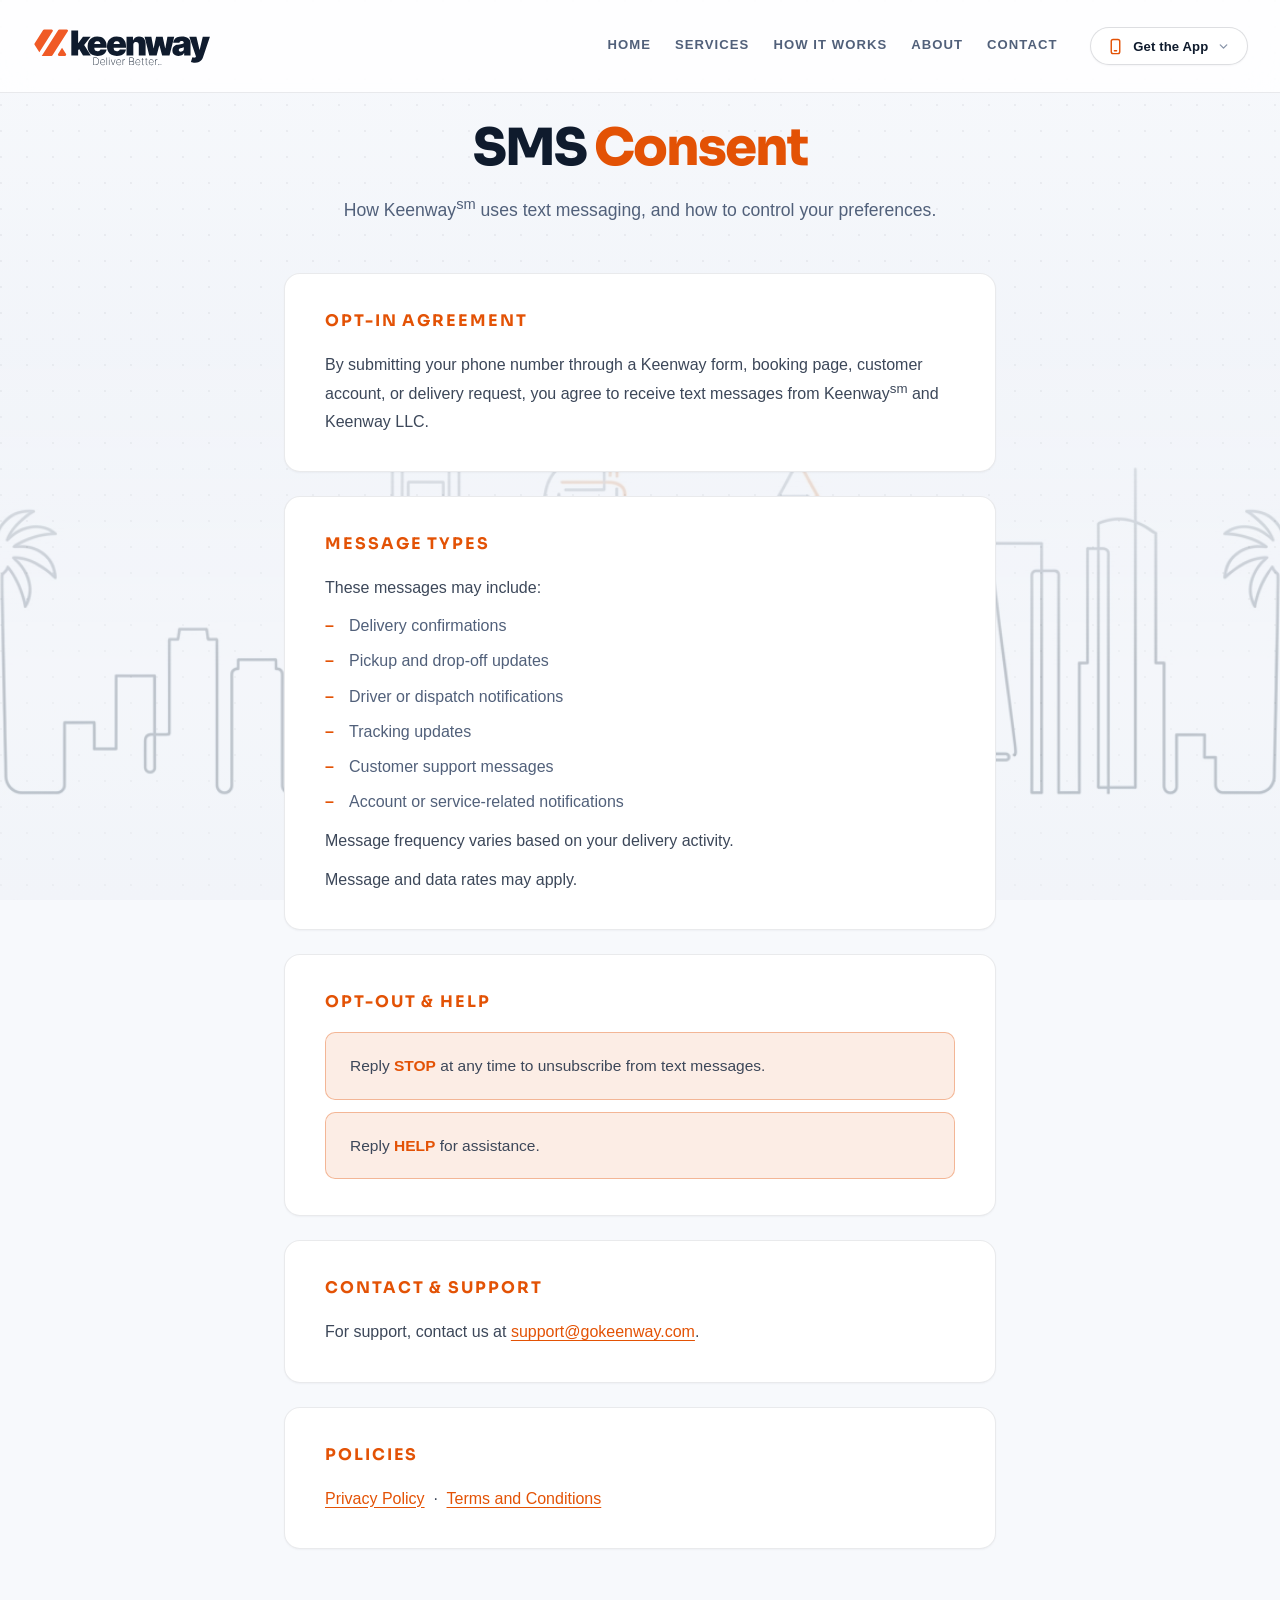
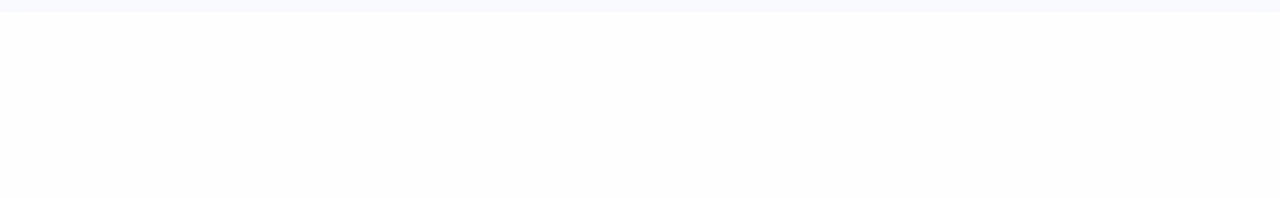
<file: sms-consent.html>
<!doctype html>
<html lang="en">
  <head>
    <meta charset="UTF-8" />
    <meta
      name="viewport"
      content="width=device-width, initial-scale=1.0, maximum-scale=5.0, user-scalable=yes"
    />
    <meta name="apple-mobile-web-app-capable" content="yes" />
    <meta
      name="apple-mobile-web-app-status-bar-style"
      content="black-translucent"
    />
    <title>SMS Consent | Keenwayˢᵐ</title>
    <meta name="description" content="Keenwayˢᵐ SMS consent and messaging terms: how delivery text updates work, message frequency, and how to reply STOP to opt out." />
    <link rel="canonical" href="https://www.gokeenway.com/sms-consent" />
    <meta name="robots" content="index, follow" />
    <meta property="og:type" content="website" />
    <meta property="og:site_name" content="Keenway" />
    <meta property="og:title" content="SMS Consent | Keenwayˢᵐ" />
    <meta property="og:description" content="Keenwayˢᵐ SMS consent and messaging terms: how delivery text updates work, message frequency, and how to reply STOP to opt out." />
    <meta property="og:url" content="https://www.gokeenway.com/sms-consent" />
    <meta property="og:image" content="https://www.gokeenway.com/keenway-logo-full.png" />
    <meta name="twitter:card" content="summary_large_image" />
    <meta name="twitter:title" content="SMS Consent | Keenwayˢᵐ" />
    <meta name="twitter:description" content="Keenwayˢᵐ SMS consent and messaging terms: how delivery text updates work, message frequency, and how to reply STOP to opt out." />
    <meta name="twitter:image" content="https://www.gokeenway.com/keenway-logo-full.png" />
    <link rel="icon" type="image/png" href="favicon.png" />
    <link rel="preconnect" href="https://fonts.googleapis.com" />
    <link rel="preconnect" href="https://fonts.gstatic.com" crossorigin />
    <link href="https://fonts.googleapis.com/css2?family=Sora:wght@500;600;700;800&display=swap" rel="stylesheet" />
    <!-- Hold first paint until the page is parsed, so navigation swaps whole pages instead of flashing a half-loaded one. -->
    <link rel="expect" href="#site-footer" blocking="render" />
    <!-- The cursor is still over the clicked link when the next page loads; skip header transitions until the page settles so that link does not fade in. -->
    <script>document.documentElement.classList.add("kw-nav-loading");addEventListener("load",function(){requestAnimationFrame(function(){requestAnimationFrame(function(){document.documentElement.classList.remove("kw-nav-loading");});});});</script>
    <style>.kw-nav-loading header *, .kw-nav-loading header *::before, .kw-nav-loading header *::after { transition: none !important; }</style>
    <style>
      :root {
        --brand-orange: #e35205;
        --brand-orange-hover: #c94804;
        --brand-black: #000000;
        --brand-black-hover: #1a1a1a;
        --white: #ffffff;
        --slate-100: #f1f5f9;
        --font-main:
          -apple-system, BlinkMacSystemFont, "Inter", "Segoe UI", Roboto,
          sans-serif;
        --transition: all 0.3s cubic-bezier(0.4, 0, 0.2, 1);
      }

      * {
        margin: 0;
        padding: 0;
        box-sizing: border-box;
        font-family: var(--font-main);
      }

      body {
        position: relative;
        background-color: var(--brand-black);
        min-height: 100vh;
        min-height: 100dvh;
        display: flex;
        flex-direction: column;
        overflow-x: hidden;
        -webkit-font-smoothing: antialiased;
        -moz-osx-font-smoothing: grayscale;
      }

      #bg-video {
        position: fixed;
        top: 0;
        left: 0;
        width: 100%;
        height: 100%;
        object-fit: cover;
        z-index: 0;
        opacity: 0.85;
        filter: contrast(1.1) saturate(1.2) brightness(0.9);
        animation: cinematicZoom 60s ease-in-out infinite alternate;
      }

      @keyframes cinematicZoom {
        from { transform: scale(1); }
        to { transform: scale(1.1); }
      }

      #bg-video-2 {
        position: fixed;
        top: 0;
        left: 0;
        width: 100%;
        height: 100%;
        object-fit: cover;
        z-index: 0;
        opacity: 0;
        filter: contrast(1.1) saturate(1.2) brightness(0.9);
        animation: cinematicZoom 60s ease-in-out infinite alternate;
        transition: opacity 2s ease-in-out;
      }

      header {
        position: fixed;
        top: 0;
        left: 0;
        width: 100%;
        padding: 1rem 2rem;
        display: flex;
        justify-content: space-between;
        align-items: center;
        z-index: 100;
        background: rgba(0, 0, 0, 0.4);
        backdrop-filter: blur(20px);
        -webkit-backdrop-filter: blur(20px);
        border-bottom: 1px solid rgba(255, 255, 255, 0.05);
      }

      .logo-link {
        display: flex;
        align-items: center;
        text-decoration: none;
      }

      .logo-img {
        height: 60px;
        width: auto;
      }

      .header-right {
        display: flex;
        align-items: center;
        gap: 2rem;
      }

      .nav-links {
        display: flex;
        gap: 1.5rem;
        align-items: center;
      }

      .nav-link {
        color: rgba(255, 255, 255, 0.72);
        text-decoration: none;
        font-size: 0.82rem;
        font-weight: 600;
        text-transform: uppercase;
        letter-spacing: 0.08em;
        transition: var(--transition);
        position: relative;
        padding-bottom: 3px;
      }

      .nav-link::after {
        content: '';
        position: absolute;
        bottom: 0;
        left: 0;
        width: 0;
        height: 2px;
        background: var(--brand-orange);
        border-radius: 1px;
        transition: width 0.25s ease;
      }

      .nav-link:hover { color: var(--white); }
      .nav-link:hover::after,
      .nav-link--active::after { width: 100%; }
      .nav-link--active { color: var(--brand-orange); }

      .google-play-link {
        display: inline-block;
        text-decoration: none;
      }

      .google-play-badge {
        height: 40px;
        width: auto;
        transition: var(--transition);
      }

      .google-play-link:hover .google-play-badge {
        transform: translateY(-2px);
      }

      .google-play-wrapper {
        display: flex;
        flex-direction: column;
        align-items: center;
        gap: 4px;
      }

      .app-label {
        font-size: 0.6rem;
        font-weight: 700;
        text-transform: uppercase;
        letter-spacing: 0.15em;
        color: rgba(255, 255, 255, 0.55);
      }

      .hamburger-btn {
        display: none;
        flex-direction: column;
        justify-content: center;
        align-items: center;
        gap: 5px;
        width: 40px;
        height: 40px;
        background: rgba(255, 255, 255, 0.07);
        border: 1px solid rgba(255, 255, 255, 0.12);
        border-radius: 8px;
        cursor: pointer;
        transition: var(--transition);
        padding: 0;
        flex-shrink: 0;
      }

      .hamburger-btn:hover {
        background: rgba(255, 255, 255, 0.14);
        border-color: rgba(255, 255, 255, 0.25);
      }

      .hamburger-line {
        display: block;
        width: 18px;
        height: 2px;
        background: var(--white);
        border-radius: 2px;
        transition: var(--transition);
        transform-origin: center;
      }

      .hamburger-btn.is-open .hamburger-line:nth-child(1) {
        transform: translateY(7px) rotate(45deg);
      }
      .hamburger-btn.is-open .hamburger-line:nth-child(2) {
        opacity: 0;
        transform: scaleX(0);
      }
      .hamburger-btn.is-open .hamburger-line:nth-child(3) {
        transform: translateY(-7px) rotate(-45deg);
      }

      .mobile-menu {
        position: absolute;
        top: 100%;
        left: 0;
        right: 0;
        background: rgba(5, 5, 5, 0.96);
        backdrop-filter: blur(24px);
        -webkit-backdrop-filter: blur(24px);
        border-bottom: 1px solid rgba(255, 255, 255, 0.07);
        padding: 0 1.5rem;
        display: flex;
        flex-direction: column;
        gap: 1.25rem;
        max-height: 0;
        overflow: hidden;
        opacity: 0;
        transform: translateY(-6px);
        transition: max-height 0.35s ease, opacity 0.25s ease, transform 0.25s ease, padding 0.35s ease;
        pointer-events: none;
      }

      .mobile-menu.is-open {
        max-height: 400px;
        opacity: 1;
        transform: translateY(0);
        padding: 1.5rem 1.5rem 2rem;
        pointer-events: auto;
      }

      .mobile-nav {
        display: flex;
        flex-direction: column;
      }

      .mobile-nav-link {
        display: block;
        color: rgba(255, 255, 255, 0.68);
        text-decoration: none;
        font-size: 0.95rem;
        font-weight: 600;
        text-transform: uppercase;
        letter-spacing: 0.1em;
        padding: 1rem 0;
        border-bottom: 1px solid rgba(255, 255, 255, 0.07);
        transition: color 0.2s ease, padding-left 0.2s ease;
      }

      .mobile-nav-link:last-child { border-bottom: none; }

      .mobile-nav-link:hover,
      .mobile-nav-link--active {
        color: var(--brand-orange);
        padding-left: 4px;
      }

      .mobile-play-wrapper {
        display: flex;
        flex-direction: column;
        align-items: flex-start;
        gap: 8px;
        padding-top: 0.25rem;
      }

      .mobile-play-badge { height: 44px !important; }

      /* ===== Page Layout ===== */

      .container {
        flex: 1;
        display: flex;
        flex-direction: column;
        align-items: center;
        position: relative;
        z-index: 10;
        padding-top: 120px;
        padding-bottom: 4rem;
        width: 100%;
      }

      .page-header {
        text-align: center;
        margin-bottom: 3rem;
        max-width: 700px;
        padding: 0 1.5rem;
      }

      h1 {
        font-size: clamp(2rem, 5vw, 3.2rem);
        font-weight: 900;
        line-height: 1.1;
        letter-spacing: -0.04em;
        margin-bottom: 1rem;
        color: var(--white);
        text-shadow: 0 4px 12px rgba(0, 0, 0, 0.8);
      }

      .subtext {
        font-size: clamp(0.95rem, 1.6vw, 1.1rem);
        color: rgba(255, 255, 255, 0.75);
        line-height: 1.65;
        font-weight: 400;
        text-shadow: 0 2px 8px rgba(0, 0, 0, 0.8);
      }

      .brand-highlight {
        color: var(--brand-orange);
      }

      /* ===== Content Card ===== */

      .content-wrapper {
        width: 100%;
        max-width: 760px;
        padding: 0 1.5rem;
        display: flex;
        flex-direction: column;
        gap: 1.5rem;
      }

      .card {
        background: rgba(255, 255, 255, 0.07);
        backdrop-filter: blur(16px);
        -webkit-backdrop-filter: blur(16px);
        border: 1px solid rgba(255, 255, 255, 0.12);
        border-radius: 16px;
        padding: 2.25rem 2.5rem;
        transition: var(--transition);
      }

      .card:hover {
        background: rgba(255, 255, 255, 0.09);
        border-color: rgba(227, 82, 5, 0.25);
      }

      .card-title {
        font-size: 1rem;
        font-weight: 700;
        color: var(--brand-orange);
        text-transform: uppercase;
        letter-spacing: 0.12em;
        margin-bottom: 1.25rem;
      }

      .card p {
        font-size: 1rem;
        color: rgba(255, 255, 255, 0.82);
        line-height: 1.7;
        margin-bottom: 0.75rem;
      }

      .card p:last-child {
        margin-bottom: 0;
      }

      .card ul {
        list-style: none;
        padding: 0;
        margin: 0.5rem 0 0.75rem;
        display: flex;
        flex-direction: column;
        gap: 0.6rem;
      }

      .card ul li {
        font-size: 1rem;
        color: rgba(255, 255, 255, 0.75);
        line-height: 1.6;
        padding-left: 1.5rem;
        position: relative;
      }

      .card ul li::before {
        content: '–';
        position: absolute;
        left: 0;
        color: var(--brand-orange);
        font-weight: 700;
      }

      /* ===== Opt-out highlight box ===== */

      .highlight-box {
        background: rgba(227, 82, 5, 0.10);
        border: 1px solid rgba(227, 82, 5, 0.35);
        border-radius: 10px;
        padding: 1.25rem 1.5rem;
        margin-top: 0.5rem;
      }

      .highlight-box p {
        font-size: 0.97rem !important;
        color: #3c4759 !important;
        margin: 0 !important;
        line-height: 1.65 !important;
      }

      .highlight-box strong {
        color: var(--brand-orange);
        font-weight: 700;
      }

      /* ===== Links ===== */

      .card a {
        color: var(--brand-orange);
        text-decoration: underline;
        text-underline-offset: 3px;
        transition: color 0.2s ease;
      }

      .card a:hover {
        color: #ff7a3d;
      }

      /* ===== Footer ===== */

      footer {
        padding: 2rem;
        display: flex;
        flex-direction: column;
        align-items: center;
        gap: 1rem;
        z-index: 10;
        position: relative;
        background: rgba(0, 0, 0, 0.6);
        backdrop-filter: blur(10px);
        margin-top: auto;
      }

      .footer-links {
        display: flex;
        gap: 2rem;
        flex-wrap: wrap;
        justify-content: center;
      }

      .footer-links a {
        color: rgba(255, 255, 255, 0.4);
        text-decoration: none;
        font-size: 0.75rem;
        font-weight: 500;
        text-transform: uppercase;
        letter-spacing: 0.15em;
        transition: var(--transition);
      }

      .footer-links a:hover {
        color: var(--brand-orange);
      }

      .copyright {
        color: rgba(255, 255, 255, 0.3);
        font-size: 0.7rem;
        letter-spacing: 0.1em;
        font-weight: 400;
        text-transform: uppercase;
        text-align: center;
      }

      /* ===== Animations ===== */

      .hero-animate {
        opacity: 1;
        transform: none;
      }

      .hero-animate.is-visible {
        opacity: 1;
        transform: translateY(0);
      }

      .scroll-animate {
        opacity: 1;
        transform: none;
      }

      .scroll-animate.is-visible {
        opacity: 1;
        transform: translateY(0);
      }

      /* ===== Responsive ===== */

      @media (max-width: 768px) {
        header {
          padding: 1rem 1.5rem;
        }

        .header-right { gap: 0.75rem; }
        .nav-links,
        .google-play-wrapper, .app-menu { display: none; }
        .hamburger-btn { display: flex; }

        .container {
          padding-top: 100px;
        }

        .card {
          padding: 1.75rem 1.5rem;
        }
      }

      @media (max-width: 480px) {
        .logo-img { height: 32px; }
        .card { padding: 1.5rem 1.25rem; }
        .card p,
        .card ul li { font-size: 0.95rem; }
      }
    
      /* ===== Light techy-clean theme override ===== */
      #bg-skyline {
        position: fixed; left: 0; right: 0; bottom: 0; height: 30vh;
        opacity: 0.38; z-index: 0; pointer-events: none;
      }
      #bg-skyline .skyline-art {
        position: absolute; bottom: 0; left: 50%; transform: translateX(-50%);
        width: min(1500px, 132%); height: auto;
        mix-blend-mode: multiply;
        -webkit-mask-image: linear-gradient(to top, #000 28%, transparent 72%);
        mask-image: linear-gradient(to top, #000 28%, transparent 72%);
      }
      @media (max-width: 480px) { #bg-skyline { height: 22vh; opacity: 0.3; } }
      body {
        color: #0f1b2d;
        background-color: #f7f9fc;
        background-image:
          radial-gradient(circle at 1px 1px, rgba(15,27,45,0.05) 1px, transparent 0),
          linear-gradient(180deg, #f7f9fc 0%, #eaeef6 100%);
        background-size: 26px 26px, 100% 100%;
        background-attachment: fixed;
      }
      header { background: rgba(255,255,255,0.82); border-bottom: 1px solid rgba(15,27,45,0.09); }
      .nav-link { color: #51607a; }
      .nav-link:hover { color: #0f1b2d; }
      .app-label { color: #8a96aa; }
      .hamburger-btn { background: rgba(15,27,45,0.04); border: 1px solid rgba(15,27,45,0.14); }
      .hamburger-btn:hover { background: rgba(15,27,45,0.08); border-color: #e35205; }
      .hamburger-line { background: #0f1b2d; }
      .mobile-menu { background: rgba(255,255,255,0.97); border-bottom: 1px solid rgba(15,27,45,0.09); }
      .mobile-nav-link { color: #51607a; border-bottom: 1px solid rgba(15,27,45,0.09); }
      h1 { color: #0f1b2d; text-shadow: none; }
      .subtext { color: #51607a; text-shadow: none; }
      .effective-date { color: #8a96aa; }
      .card {
        background: #ffffff;
        border: 1px solid rgba(15,27,45,0.09);
        box-shadow: 0 1px 2px rgba(15,27,45,0.04);
        -webkit-backdrop-filter: none; backdrop-filter: none;
      }
      .card:hover { background: #ffffff; border-color: rgba(227,82,5,0.4); box-shadow: 0 20px 40px -18px rgba(15,27,45,0.22); }
      .card p { color: #3c4759; }
      .card ul li { color: #51607a; }
      footer {
        background: rgba(255,255,255,0.85);
        border-top: 1px solid rgba(15,27,45,0.09);
        -webkit-backdrop-filter: blur(10px); backdrop-filter: blur(10px);
      }
      .footer-links a { color: #51607a; }
      .footer-links a:hover { color: #e35205; }
      .copyright { color: #8a96aa; }
          /* Display font for headings */
      h1, h2, h3, h1 span, h2 span, h3 span, .accent, .brand-highlight,
      .features-headline, .quote-heading, .feature-title,
      .step-title, .card-title {
        font-family: "Sora", ui-sans-serif, system-ui, -apple-system, sans-serif;
      }
          /* Logo: bigger + animated chevron */
      .logo-svg { display: block; }
      @keyframes logoIn {
        from { opacity: 0; transform: translateX(-12px); }
        to { opacity: 1; transform: translateX(0); }
      }
      .logo-svg { animation: none; }
      .logo-mark {
        transform-box: fill-box;
        transform-origin: center;
        transition: transform 0.4s cubic-bezier(0.16, 1, 0.3, 1);
      }
      .logo-link:hover .logo-mark { transform: translateX(7px); }
      @media (prefers-reduced-motion: reduce) {
        .logo-svg { animation: none; }
        .logo-link:hover .logo-mark { transform: none; }
      }
          /* ===== Get-the-App dropdown ===== */
      .app-menu { position: relative; }
      .app-menu-trigger {
        display: inline-flex; align-items: center; gap: 0.55rem;
        padding: 0.6rem 1.05rem; background: #ffffff;
        border: 1px solid rgba(15,27,45,0.14); border-radius: 999px;
        color: #0f1b2d; font-size: 0.82rem; font-weight: 600;
        letter-spacing: 0.01em; cursor: pointer; transition: var(--transition);
        box-shadow: 0 1px 2px rgba(15,27,45,0.04);
      }
      .app-menu-trigger:hover { transform: translateY(-1px); box-shadow: 0 8px 18px -10px rgba(15,27,45,0.22); }
      .app-menu-trigger:active { transform: translateY(0); }
      .app-menu-icon { width: 17px; height: 17px; color: var(--brand-orange); flex-shrink: 0; }
      .app-menu-chevron { width: 13px; height: 13px; color: #8a96aa; transition: transform 0.3s cubic-bezier(0.16,1,0.3,1); }
      .app-menu.is-open .app-menu-chevron { transform: rotate(180deg); }
      .app-menu-panel {
        position: absolute; top: calc(100% + 0.75rem); right: 0; width: 264px;
        padding: 1rem 1rem 0.85rem; background: #ffffff; border: 1px solid rgba(15,27,45,0.09);
        border-radius: 22px;
        box-shadow: 0 24px 48px -20px rgba(15,27,45,0.26), 0 2px 6px rgba(15,27,45,0.05), inset 0 1px 0 rgba(255,255,255,0.6);
        display: flex; flex-direction: column; gap: 0.85rem;
        opacity: 0; transform: translateY(-8px) scale(0.97); transform-origin: top right;
        pointer-events: none;
        transition: opacity 0.26s cubic-bezier(0.16,1,0.3,1), transform 0.26s cubic-bezier(0.16,1,0.3,1);
        z-index: 120;
      }
      .app-menu.is-open .app-menu-panel { opacity: 1; transform: translateY(0) scale(1); pointer-events: auto; }
      .app-menu-item { display: flex; flex-direction: column; align-items: center; gap: 0.5rem; padding: 0.75rem 0.5rem; border-radius: 16px; text-decoration: none; transition: background 0.2s ease; }
      .app-menu-item:hover { background: #f7f9fc; }
      .app-menu-item-label { font-size: 0.62rem; font-weight: 700; text-transform: uppercase; letter-spacing: 0.16em; color: #8a96aa; }
      .app-menu-badge { height: 42px; width: auto; display: block; }
      .app-menu-note { margin: 0; padding-top: 0.85rem; border-top: 1px solid rgba(15,27,45,0.09); font-size: 0.58rem; font-weight: 600; text-transform: uppercase; letter-spacing: 0.1em; line-height: 1.5; color: #8a96aa; text-align: center; }
    </style>
  </head>
  <body>
    <div id="bg-skyline" aria-hidden="true"><img src="home-icons/la-skyline-art.png" alt="" class="skyline-art" /></div>
<header id="site-header">
      <a href="/" class="logo-link">
        <svg class="logo-img logo-svg" viewBox="0 0 900 293" xmlns="http://www.w3.org/2000/svg" role="img" aria-label="Keenway"><path class="logo-mark" fill="#f05a26" fill-rule="evenodd" d="M35.89,177c21.74-33.99,43.49-67.99,65.23-101.98,2.64-4.12-.32-9.52-5.21-9.52h-36.3c-2.11,0-4.07,1.07-5.21,2.85L12.53,133.82c-1.3,2.03-1.3,4.63,0,6.66l23.36,36.52h0ZM47.34,194.92h47.6c2.11,0,4.07-1.07,5.21-2.85l74.86-117.05c2.64-4.12-.32-9.52-5.21-9.52h-36.3c-2.11,0-4.07,1.07-5.21,2.85l-80.95,126.56h.01ZM146.73,155.07l-19.4,30.33c-2.64,4.12.32,9.52,5.21,9.52h28.38c4.88,0,7.84-5.4,5.21-9.52l-19.4-30.33h-.01Z"/>
  
  <g>
    <g>
      <path fill="#0f1b2d" d="M622.82,235.5v-.52h3.62v.52h-1.52v4.31h-.59v-4.31h-1.52,0Z"/>
      <path fill="#0f1b2d" d="M627.02,234.98h.7l1.65,4.02h.06l1.65-4.02h.7v4.84h-.55v-3.67h-.05l-1.51,3.67h-.53l-1.51-3.67h-.05v3.67h-.55v-4.84h0Z"/>
    </g>
    <g>
      <path fill="#0f1b2d" d="M309.57,239.81h-10.24v-36.94h11.04c3.47,0,6.43.73,8.9,2.2,2.46,1.46,4.36,3.57,5.67,6.3,1.31,2.74,1.97,6.02,1.95,9.84,0,3.91-.7,7.25-2.05,10.02s-3.33,4.9-5.89,6.37c-2.58,1.47-5.69,2.21-9.36,2.21h0ZM301.58,237.72h7.9c3.29,0,6.07-.66,8.33-1.98,2.26-1.31,3.97-3.21,5.13-5.67,1.16-2.46,1.74-5.42,1.72-8.85,0-3.39-.56-6.3-1.68-8.72s-2.74-4.28-4.88-5.58c-2.14-1.3-4.75-1.95-7.84-1.95h-8.7v32.76h.02Z"/>
      <path fill="#0f1b2d" d="M345.72,240.39c-2.5,0-4.68-.62-6.53-1.85-1.85-1.24-3.28-2.93-4.29-5.09-1.01-2.15-1.51-4.61-1.51-7.36s.51-5.23,1.52-7.39,2.41-3.87,4.19-5.12,3.81-1.88,6.09-1.88c1.55,0,3.02.31,4.41.93,1.39.62,2.62,1.51,3.68,2.68s1.9,2.58,2.51,4.22c.61,1.65.91,3.5.91,5.55v1.37h-21.93v-2h19.73c0-2.01-.41-3.82-1.23-5.43-.81-1.61-1.93-2.89-3.33-3.84s-2.98-1.42-4.75-1.42-3.48.52-4.91,1.54c-1.44,1.03-2.58,2.41-3.41,4.16-.84,1.75-1.27,3.69-1.31,5.84v.9c0,2.31.41,4.38,1.21,6.21.81,1.84,1.98,3.28,3.49,4.35s3.33,1.6,5.45,1.6c1.51,0,2.81-.26,3.89-.76,1.07-.51,1.95-1.13,2.64-1.87.68-.73,1.21-1.45,1.55-2.13l2,.81c-.42.92-1.07,1.85-1.95,2.77s-2,1.69-3.36,2.3-2.94.92-4.77.92h0Z"/>
      <path fill="#0f1b2d" d="M366.49,202.87v36.94h-2.2v-36.94h2.2Z"/>
      <path fill="#0f1b2d" d="M376.83,207.2c-.48,0-.9-.17-1.26-.51-.36-.33-.53-.75-.53-1.22s.17-.89.52-1.23c.35-.33.77-.51,1.26-.51s.9.17,1.26.51c.36.34.53.75.53,1.23s-.17.89-.52,1.22c-.35.34-.77.51-1.26.51ZM375.73,239.81v-27.7h2.18v27.7h-2.18Z"/>
      <path fill="#0f1b2d" d="M407.41,212.1l-10.01,27.7h-2.49l-10.01-27.7h2.36l8.8,24.87h.18l8.8-24.87h2.36,0Z"/>
      <path fill="#0f1b2d" d="M424.07,240.39c-2.5,0-4.68-.62-6.53-1.85-1.85-1.24-3.28-2.93-4.29-5.09-1.01-2.15-1.51-4.61-1.51-7.36s.51-5.23,1.52-7.39,2.41-3.87,4.19-5.12,3.81-1.88,6.09-1.88c1.55,0,3.02.31,4.41.93,1.39.62,2.62,1.51,3.68,2.68s1.9,2.58,2.51,4.22c.61,1.65.91,3.5.91,5.55v1.37h-21.93v-2h19.73c0-2.01-.41-3.82-1.23-5.43-.81-1.61-1.93-2.89-3.33-3.84s-2.98-1.42-4.75-1.42-3.48.52-4.91,1.54c-1.44,1.03-2.58,2.41-3.41,4.16-.84,1.75-1.27,3.69-1.31,5.84v.9c0,2.31.41,4.38,1.21,6.21.81,1.84,1.98,3.28,3.49,4.35s3.33,1.6,5.45,1.6c1.51,0,2.81-.26,3.89-.76,1.07-.51,1.95-1.13,2.64-1.87.68-.73,1.21-1.45,1.55-2.13l2,.81c-.42.92-1.07,1.85-1.95,2.77s-2,1.69-3.36,2.3-2.94.92-4.77.92h0Z"/>
      <path fill="#0f1b2d" d="M442.65,239.81v-27.7h2.14v4.33h.2c.6-1.42,1.62-2.56,3.05-3.42s3.06-1.29,4.89-1.29h.57c.19,0,.37,0,.54.02v2.22c-.14,0-.32-.03-.52-.07-.2-.03-.44-.04-.73-.04-1.54,0-2.91.33-4.11.99s-2.14,1.57-2.83,2.74c-.68,1.16-1.03,2.49-1.03,3.97v18.26h-2.2.02Z"/>
      <path fill="#0f1b2d" d="M475.02,239.81v-36.94h12c2.24,0,4.12.4,5.66,1.19s2.71,1.9,3.51,3.33,1.2,3.09,1.2,5c0,1.49-.24,2.81-.72,3.97s-1.15,2.11-2.01,2.86c-.86.75-1.87,1.27-3.02,1.56v.22c1.27.1,2.46.54,3.55,1.32,1.1.79,1.98,1.85,2.64,3.2.67,1.35,1,2.92,1,4.71,0,1.89-.41,3.55-1.21,4.99-.81,1.44-2.02,2.56-3.63,3.38s-3.61,1.21-5.99,1.21h-12.97,0ZM477.28,220.03h10.52c1.57,0,2.91-.34,4.02-1.03,1.1-.68,1.95-1.6,2.53-2.76.58-1.16.87-2.44.87-3.84,0-2.29-.71-4.09-2.13-5.43s-3.44-2-6.06-2h-9.74v15.06h0ZM477.28,237.72h10.72c2.78,0,4.91-.7,6.41-2.1s2.24-3.19,2.24-5.4c0-1.55-.37-2.94-1.09-4.17-.73-1.23-1.74-2.19-3.02-2.91-1.29-.71-2.78-1.07-4.47-1.07h-10.78v15.64h0Z"/>
      <path fill="#0f1b2d" d="M517.75,240.39c-2.5,0-4.68-.62-6.53-1.85-1.85-1.24-3.28-2.93-4.29-5.09-1.01-2.15-1.51-4.61-1.51-7.36s.51-5.23,1.52-7.39,2.41-3.87,4.19-5.12,3.81-1.88,6.09-1.88c1.55,0,3.02.31,4.41.93,1.39.62,2.62,1.51,3.68,2.68s1.9,2.58,2.51,4.22.91,3.5.91,5.55v1.37h-21.93v-2h19.73c0-2.01-.41-3.82-1.23-5.43-.81-1.61-1.93-2.89-3.33-3.84s-2.98-1.42-4.75-1.42-3.48.52-4.91,1.54c-1.44,1.03-2.58,2.41-3.41,4.16s-1.27,3.69-1.31,5.84v.9c0,2.31.41,4.38,1.21,6.21.81,1.84,1.98,3.28,3.49,4.35s3.33,1.6,5.45,1.6c1.51,0,2.81-.26,3.88-.76s1.95-1.13,2.64-1.87c.68-.73,1.21-1.45,1.55-2.13l2,.81c-.42.92-1.07,1.85-1.95,2.77s-2,1.69-3.36,2.3-2.94.92-4.77.92h0Z"/>
      <path fill="#0f1b2d" d="M546.12,212.1v1.97h-12.1v-1.97h12.1ZM538.12,205.47h2.18v27.79c0,1.13.22,2.05.66,2.77.44.71,1.01,1.25,1.73,1.59s1.48.52,2.3.52c.4,0,.74-.03,1.04-.09s.57-.14.84-.23l.54,2c-.34.12-.71.22-1.12.32-.41.09-.89.13-1.45.13-1.16,0-2.24-.26-3.28-.77s-1.86-1.27-2.49-2.25c-.64-.99-.96-2.18-.96-3.57v-28.19h0Z"/>
      <path fill="#0f1b2d" d="M564.06,212.1v1.97h-12.1v-1.97h12.1ZM556.06,205.47h2.18v27.79c0,1.13.22,2.05.66,2.77.44.71,1.01,1.25,1.73,1.59s1.48.52,2.3.52c.4,0,.74-.03,1.04-.09s.57-.14.84-.23l.54,2c-.34.12-.71.22-1.12.32-.41.09-.89.13-1.45.13-1.16,0-2.24-.26-3.28-.77s-1.86-1.27-2.49-2.25c-.64-.99-.96-2.18-.96-3.57v-28.19h0Z"/>
      <path fill="#0f1b2d" d="M582.74,240.39c-2.5,0-4.68-.62-6.53-1.85-1.85-1.24-3.28-2.93-4.29-5.09s-1.51-4.61-1.51-7.36.51-5.23,1.52-7.39,2.41-3.87,4.19-5.12c1.78-1.25,3.81-1.88,6.09-1.88,1.55,0,3.02.31,4.41.93s2.62,1.51,3.68,2.68c1.06,1.16,1.9,2.58,2.51,4.22s.91,3.5.91,5.55v1.37h-21.93v-2h19.73c0-2.01-.41-3.82-1.22-5.43s-1.93-2.89-3.33-3.84-2.98-1.42-4.75-1.42-3.48.52-4.91,1.54c-1.44,1.03-2.58,2.41-3.41,4.16-.84,1.75-1.27,3.69-1.31,5.84v.9c0,2.31.41,4.38,1.21,6.21.81,1.84,1.98,3.28,3.49,4.35s3.33,1.6,5.45,1.6c1.51,0,2.81-.26,3.88-.76s1.95-1.13,2.64-1.87c.68-.73,1.21-1.45,1.55-2.13l2,.81c-.42.92-1.07,1.85-1.95,2.77s-2,1.69-3.36,2.3-2.94.92-4.77.92h0Z"/>
      <path fill="#0f1b2d" d="M601.32,239.81v-27.7h2.14v4.33h.2c.6-1.42,1.61-2.56,3.05-3.42,1.43-.86,3.06-1.29,4.89-1.29h.57c.19,0,.37,0,.54.02v2.22c-.14,0-.32-.03-.52-.07-.2-.03-.44-.04-.73-.04-1.54,0-2.91.33-4.11.99-1.2.67-2.14,1.57-2.83,2.74-.68,1.16-1.03,2.49-1.03,3.97v18.26h-2.2.02Z"/>
      <path fill="#0f1b2d" d="M617.51,240.04c-.54,0-1-.19-1.38-.57-.38-.38-.57-.84-.57-1.37s.19-.99.57-1.37.84-.57,1.37-.57.99.19,1.37.57.57.84.57,1.37c0,.36-.08.69-.26.98-.17.29-.41.53-.71.71-.29.17-.62.26-.98.26h0Z"/>
    </g>
  </g>
  <g>
    <polygon fill="#0f1b2d" points="286.12 101.05 248.82 101.05 226.44 132.1 225.23 132.1 225.23 70.25 192.02 70.25 192.02 193.47 225.23 193.47 225.23 167.26 230.21 160.91 249.06 193.47 287.09 193.47 254.69 141.55 286.12 101.05"/>
    <path fill="#0f1b2d" d="M352.01,112.51c-4.01-4.11-8.84-7.25-14.5-9.42-5.66-2.17-11.97-3.25-18.95-3.25-9.55,0-17.83,1.99-24.85,5.96-7.02,3.97-12.45,9.53-16.31,16.67-3.85,7.14-5.78,15.48-5.78,25.03s1.92,18.48,5.75,25.6c3.83,7.12,9.31,12.58,16.43,16.37,7.12,3.79,15.61,5.69,25.48,5.69,8.54,0,16.01-1.29,22.41-3.88,6.4-2.59,11.54-6.24,15.43-10.95,3.89-4.71,6.36-10.28,7.4-16.7h-30.32c-.64,1.73-1.65,3.2-3.01,4.42-1.36,1.22-3,2.16-4.9,2.8-1.91.64-4,.96-6.29.96-3.29,0-6.1-.66-8.42-1.99-2.33-1.32-4.11-3.15-5.36-5.48-1.24-2.33-1.87-4.97-1.87-7.94v-1.44h60.17v-7.7c0-7.34-1.08-13.94-3.25-19.79-2.17-5.86-5.26-10.84-9.27-14.95ZM304.36,136.67c.08-2.69.79-5.03,2.14-7.04,1.34-2.01,3.14-3.58,5.38-4.72,2.25-1.14,4.71-1.72,7.4-1.72s5.24.57,7.43,1.72c2.19,1.14,3.93,2.73,5.23,4.75,1.3,2.03,1.98,4.36,2.02,7.01h-29.6Z"/>
    <path fill="#0f1b2d" d="M446.54,112.51c-4.01-4.11-8.84-7.25-14.5-9.42-5.66-2.17-11.97-3.25-18.95-3.25-9.55,0-17.83,1.99-24.85,5.96-7.02,3.97-12.45,9.53-16.31,16.67-3.85,7.14-5.78,15.48-5.78,25.03s1.92,18.48,5.75,25.6c3.83,7.12,9.31,12.58,16.43,16.37,7.12,3.79,15.61,5.69,25.48,5.69,8.54,0,16.01-1.29,22.41-3.88,6.4-2.59,11.54-6.24,15.43-10.95,3.89-4.71,6.36-10.28,7.4-16.7h-30.32c-.64,1.73-1.65,3.2-3.01,4.42-1.36,1.22-3,2.16-4.9,2.8-1.91.64-4,.96-6.29.96-3.29,0-6.1-.66-8.42-1.99-2.33-1.32-4.11-3.15-5.36-5.48-1.24-2.33-1.87-4.97-1.87-7.94v-1.44h60.17v-7.7c0-7.34-1.08-13.94-3.25-19.79-2.17-5.86-5.26-10.84-9.27-14.95ZM398.89,136.67c.08-2.69.79-5.03,2.14-7.04,1.34-2.01,3.14-3.58,5.38-4.72,2.25-1.14,4.71-1.72,7.4-1.72s5.24.57,7.43,1.72c2.19,1.14,3.93,2.73,5.23,4.75,1.3,2.03,1.98,4.36,2.02,7.01h-29.6Z"/>
    <path fill="#0f1b2d" d="M539.52,104.33c-4.83-2.99-10.52-4.48-17.06-4.48s-12.71,1.66-17.78,4.99c-5.07,3.33-8.61,7.92-10.62,13.78h-.96v-17.57h-31.53v92.42h33.21v-51.99c.04-3.05.6-5.67,1.68-7.85,1.08-2.19,2.64-3.87,4.66-5.05,2.02-1.18,4.4-1.78,7.13-1.78,4.17,0,7.43,1.3,9.78,3.91,2.35,2.61,3.5,6.2,3.46,10.77v51.99h33.21v-58.97c.04-6.7-1.27-12.65-3.94-17.87-2.67-5.21-6.42-9.32-11.25-12.3Z"/>
    <polygon fill="#0f1b2d" points="661.31 101.05 651.2 156.89 650.48 156.89 638.21 101.05 605.96 101.05 594.16 157.37 593.44 157.37 582.85 101.05 549.64 101.05 572.74 193.47 608.61 193.47 621.6 143.89 622.56 143.89 635.56 193.47 671.42 193.47 694.53 101.05 661.31 101.05"/>
    <path fill="#0f1b2d" d="M762.8,108.6c-3.69-2.75-8.16-4.89-13.42-6.44-5.26-1.54-11.19-2.32-17.81-2.32-9.19,0-16.85,1.43-22.98,4.3-6.14,2.87-10.8,6.68-13.99,11.43-3.19,4.75-4.98,9.94-5.38,15.55h30.57c.4-2.85,1.59-4.96,3.58-6.35s4.56-2.08,7.73-2.08c2.89,0,5.25.64,7.1,1.92,1.84,1.28,2.77,3.13,2.77,5.54v.24c0,1.77-.7,3.18-2.11,4.24-1.4,1.06-3.68,1.89-6.83,2.47-3.15.58-7.31,1.07-12.49,1.47-4.77.36-9.22,1.14-13.33,2.35-4.11,1.2-7.71,2.95-10.8,5.23-3.09,2.29-5.5,5.23-7.22,8.81-1.73,3.59-2.59,7.91-2.59,12.97,0,6.14,1.28,11.19,3.85,15.16,2.57,3.97,6.11,6.93,10.62,8.88,4.51,1.95,9.72,2.92,15.61,2.92,4.01,0,7.69-.48,11.04-1.44,3.35-.96,6.34-2.51,8.97-4.63,2.63-2.13,4.86-4.91,6.71-8.36h.72v13h31.05v-63.3c0-4.29-.97-8.27-2.92-11.94-1.95-3.67-4.76-6.88-8.45-9.63ZM741.2,160.74c0,2.81-.7,5.2-2.11,7.16-1.4,1.96-3.22,3.47-5.44,4.51-2.23,1.04-4.6,1.56-7.13,1.56-2.81,0-5.11-.68-6.92-2.05-1.81-1.36-2.71-3.33-2.71-5.89,0-1.61.39-3.06,1.17-4.36.78-1.3,1.99-2.41,3.61-3.31,1.62-.9,3.72-1.55,6.29-1.96,1.32-.2,2.6-.42,3.82-.66,1.22-.24,2.39-.5,3.49-.78,1.1-.28,2.14-.58,3.13-.9.98-.32,1.92-.66,2.8-1.02v7.7Z"/>
    <path fill="#0f1b2d" d="M833.97,101.05l-15.16,64.02h-.96l-14.92-64.02h-34.66l32.49,96.51-.72,1.69c-.72,1.69-1.9,2.83-3.52,3.43-1.62.6-3.57.76-5.84.48-2.27-.28-4.76-.9-7.49-1.87l-7.22,23.59c2.61,1,5.63,1.79,9.08,2.38s7.08.87,10.89.87c7.74,0,14.2-1.18,19.37-3.55,5.18-2.37,9.36-5.59,12.54-9.66,3.19-4.07,5.63-8.66,7.31-13.75l33.69-100.12h-34.9Z"/>
  </g></svg>
      </a>
      <div class="header-right">
        <nav class="nav-links">
          <a href="/" class="nav-link">Home</a>
          <a href="/services" class="nav-link">Services</a>
          <a href="/how-it-works" class="nav-link">How It Works</a>
          <a href="/about" class="nav-link">About</a>
          <a href="/contact" class="nav-link">Contact</a>
        </nav>
        <div class="app-menu" id="app-menu">
          <button type="button" class="app-menu-trigger" id="app-menu-trigger" aria-haspopup="true" aria-expanded="false" aria-controls="app-menu-panel">
            <svg class="app-menu-icon" viewBox="0 0 24 24" fill="none" stroke="currentColor" stroke-width="2" stroke-linecap="round" stroke-linejoin="round" aria-hidden="true"><rect x="6" y="2" width="12" height="20" rx="2.6" /><line x1="10.5" y1="18" x2="13.5" y2="18" /></svg>
            <span>Get the App</span>
            <svg class="app-menu-chevron" viewBox="0 0 24 24" fill="none" stroke="currentColor" stroke-width="2.5" stroke-linecap="round" stroke-linejoin="round" aria-hidden="true"><path d="m6 9 6 6 6-6" /></svg>
          </button>
          <div class="app-menu-panel" id="app-menu-panel" role="menu" aria-label="Download the Keenway apps">
            <a class="app-menu-item" role="menuitem" href="https://play.google.com/store/apps/details?id=com.gokeenway.customer" target="_blank" rel="noopener noreferrer">
              <span class="app-menu-item-label">Customer App</span>
              <img src="google-play-badge.png" alt="Get it on Google Play, Customer App" class="app-menu-badge" />
            </a>
            <a class="app-menu-item" role="menuitem" href="https://play.google.com/store/apps/details?id=com.gokeenway.driver" target="_blank" rel="noopener noreferrer">
              <span class="app-menu-item-label">Driver App</span>
              <img src="google-play-badge.png" alt="Get it on Google Play, Driver App" class="app-menu-badge" />
            </a>
            <p class="app-menu-note">iOS coming soon to the App Store</p>
          </div>
        </div>
        <button
          class="hamburger-btn"
          id="hamburger-btn"
          aria-label="Open navigation menu"
          aria-expanded="false"
          aria-controls="mobile-menu"
        >
          <span class="hamburger-line"></span>
          <span class="hamburger-line"></span>
          <span class="hamburger-line"></span>
        </button>
      </div>

      <nav class="mobile-menu" id="mobile-menu" aria-label="Mobile navigation">
        <div class="mobile-nav">
          <a href="/" class="mobile-nav-link">Home</a>
          <a href="/how-it-works" class="mobile-nav-link">How It Works</a>
        </div>
        <div class="mobile-play-wrapper">
          <span class="app-label">Customer App</span>
          <a href="https://play.google.com/store/apps/details?id=com.gokeenway.customer" target="_blank" rel="noopener noreferrer" class="google-play-link"><img src="google-play-badge.png" alt="Get it on Google Play, Customer App" class="google-play-badge mobile-play-badge" /></a>
          <span class="app-label">Driver App</span>
          <a href="https://play.google.com/store/apps/details?id=com.gokeenway.driver" target="_blank" rel="noopener noreferrer" class="google-play-link"><img src="google-play-badge.png" alt="Get it on Google Play, Driver App" class="google-play-badge mobile-play-badge" /></a>
          <p class="app-label" style="opacity:0.75; margin-top:4px;">iOS coming soon to the App Store</p>
        </div>
      </nav>
    </header>

    <main class="container">
      <div class="page-header hero-animate">
        <h1>SMS <span class="brand-highlight">Consent</span></h1>
        <p class="subtext">
          How Keenway<sup>sm</sup> uses text messaging, and how to control your preferences.
        </p>
      </div>

      <div class="content-wrapper">

        <article class="card scroll-animate">
          <h2 class="card-title">Opt-In Agreement</h2>
          <p>
            By submitting your phone number through a Keenway form, booking page, customer account,
            or delivery request, you agree to receive text messages from Keenway<sup>sm</sup> and Keenway LLC.
          </p>
        </article>

        <article class="card scroll-animate">
          <h2 class="card-title">Message Types</h2>
          <p>These messages may include:</p>
          <ul>
            <li>Delivery confirmations</li>
            <li>Pickup and drop-off updates</li>
            <li>Driver or dispatch notifications</li>
            <li>Tracking updates</li>
            <li>Customer support messages</li>
            <li>Account or service-related notifications</li>
          </ul>
          <p>Message frequency varies based on your delivery activity.</p>
          <p>Message and data rates may apply.</p>
        </article>

        <article class="card scroll-animate">
          <h2 class="card-title">Opt-Out &amp; Help</h2>
          <div class="highlight-box">
            <p>Reply <strong>STOP</strong> at any time to unsubscribe from text messages.</p>
          </div>
          <div class="highlight-box" style="margin-top: 0.75rem;">
            <p>Reply <strong>HELP</strong> for assistance.</p>
          </div>
        </article>

        <article class="card scroll-animate">
          <h2 class="card-title">Contact &amp; Support</h2>
          <p>
            For support, contact us at
            <a href="mailto:support@gokeenway.com">support@gokeenway.com</a>.
          </p>
        </article>

        <article class="card scroll-animate">
          <h2 class="card-title">Policies</h2>
          <p>
            <a href="/privacy">Privacy Policy</a> &nbsp;&middot;&nbsp;
            <a href="/terms">Terms and Conditions</a>
          </p>
        </article>

      </div>
    </main>

    <footer id="site-footer">
      <nav class="footer-links" aria-label="Footer navigation">
        <a href="/">Home</a>
        <a href="/how-it-works">How It Works</a>
        <a href="/privacy">Privacy Policy</a>
        <a href="/terms">Terms</a>
        <a href="/sms-consent">SMS Consent</a>
      </nav>
      <p class="copyright">
        Keenway<sup>sm</sup> is operated by Keenway LLC, Deliver Better.
      </p>
    </footer>

    <script>
      // Hamburger menu
      const hamburgerBtn = document.getElementById('hamburger-btn');
      const mobileMenu = document.getElementById('mobile-menu');

      hamburgerBtn.addEventListener('click', () => {
        const isOpen = hamburgerBtn.classList.toggle('is-open');
        mobileMenu.classList.toggle('is-open', isOpen);
        hamburgerBtn.setAttribute('aria-expanded', isOpen);
      });

      // Scroll animations
      const animatedEls = document.querySelectorAll('.hero-animate, .scroll-animate');
      const observer = new IntersectionObserver(
        (entries) => {
          entries.forEach((entry) => {
            if (entry.isIntersecting) {
              entry.target.classList.add('is-visible');
              observer.unobserve(entry.target);
            }
          });
        },
        { threshold: 0.12 }
      );
      animatedEls.forEach((el) => observer.observe(el));

      // Video crossfade
    </script>
      <script>
      (function () {
        var menu = document.getElementById("app-menu");
        var trigger = document.getElementById("app-menu-trigger");
        if (!menu || !trigger) return;
        function setOpen(open){ menu.classList.toggle("is-open", open); trigger.setAttribute("aria-expanded", String(open)); }
        trigger.addEventListener("click", function (e){ e.stopPropagation(); setOpen(!menu.classList.contains("is-open")); });
        document.addEventListener("click", function (e){ if (menu.classList.contains("is-open") && !menu.contains(e.target)) setOpen(false); });
        document.addEventListener("keydown", function (e){ if (e.key === "Escape" && menu.classList.contains("is-open")) { setOpen(false); trigger.focus(); } });
      })();
    </script>
    <link rel="stylesheet" href="/trust-badges.css" />
    <script src="/trust-badges.js" defer></script>
  </body>
</html>
</file>
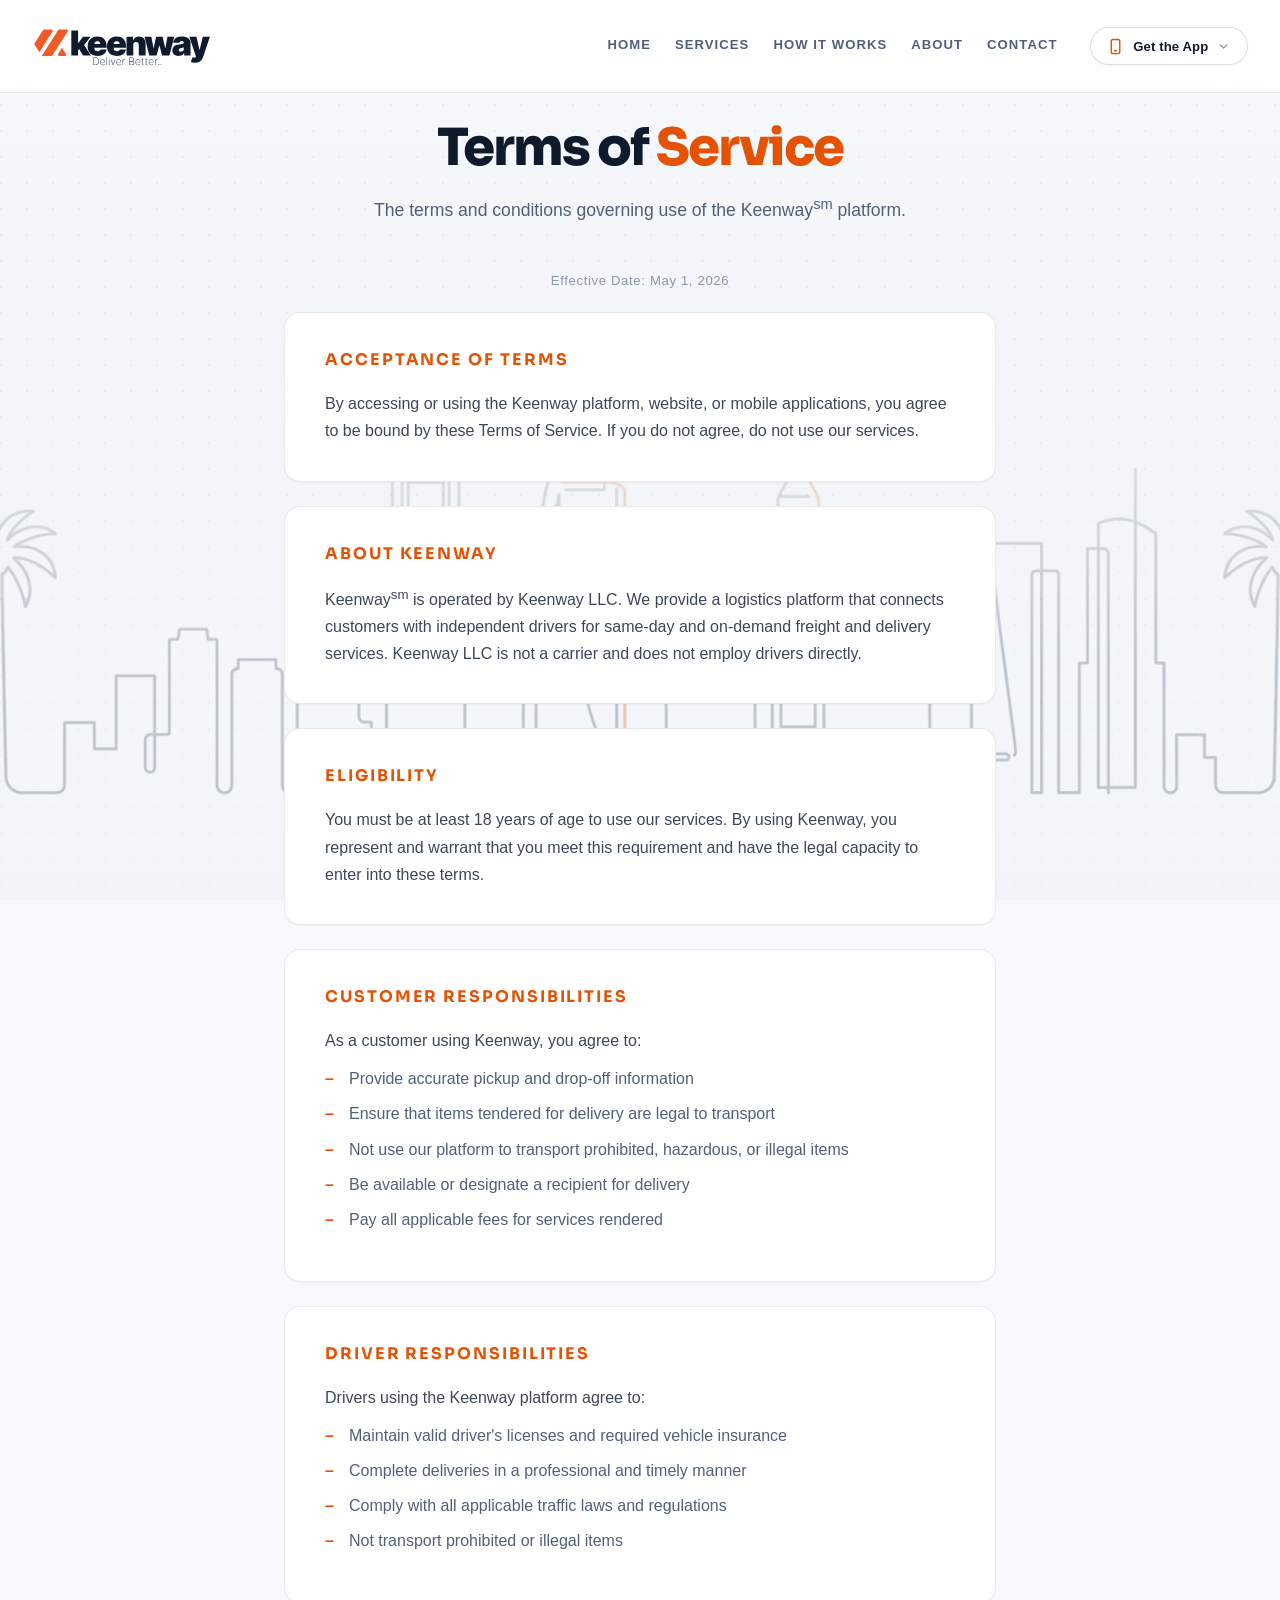
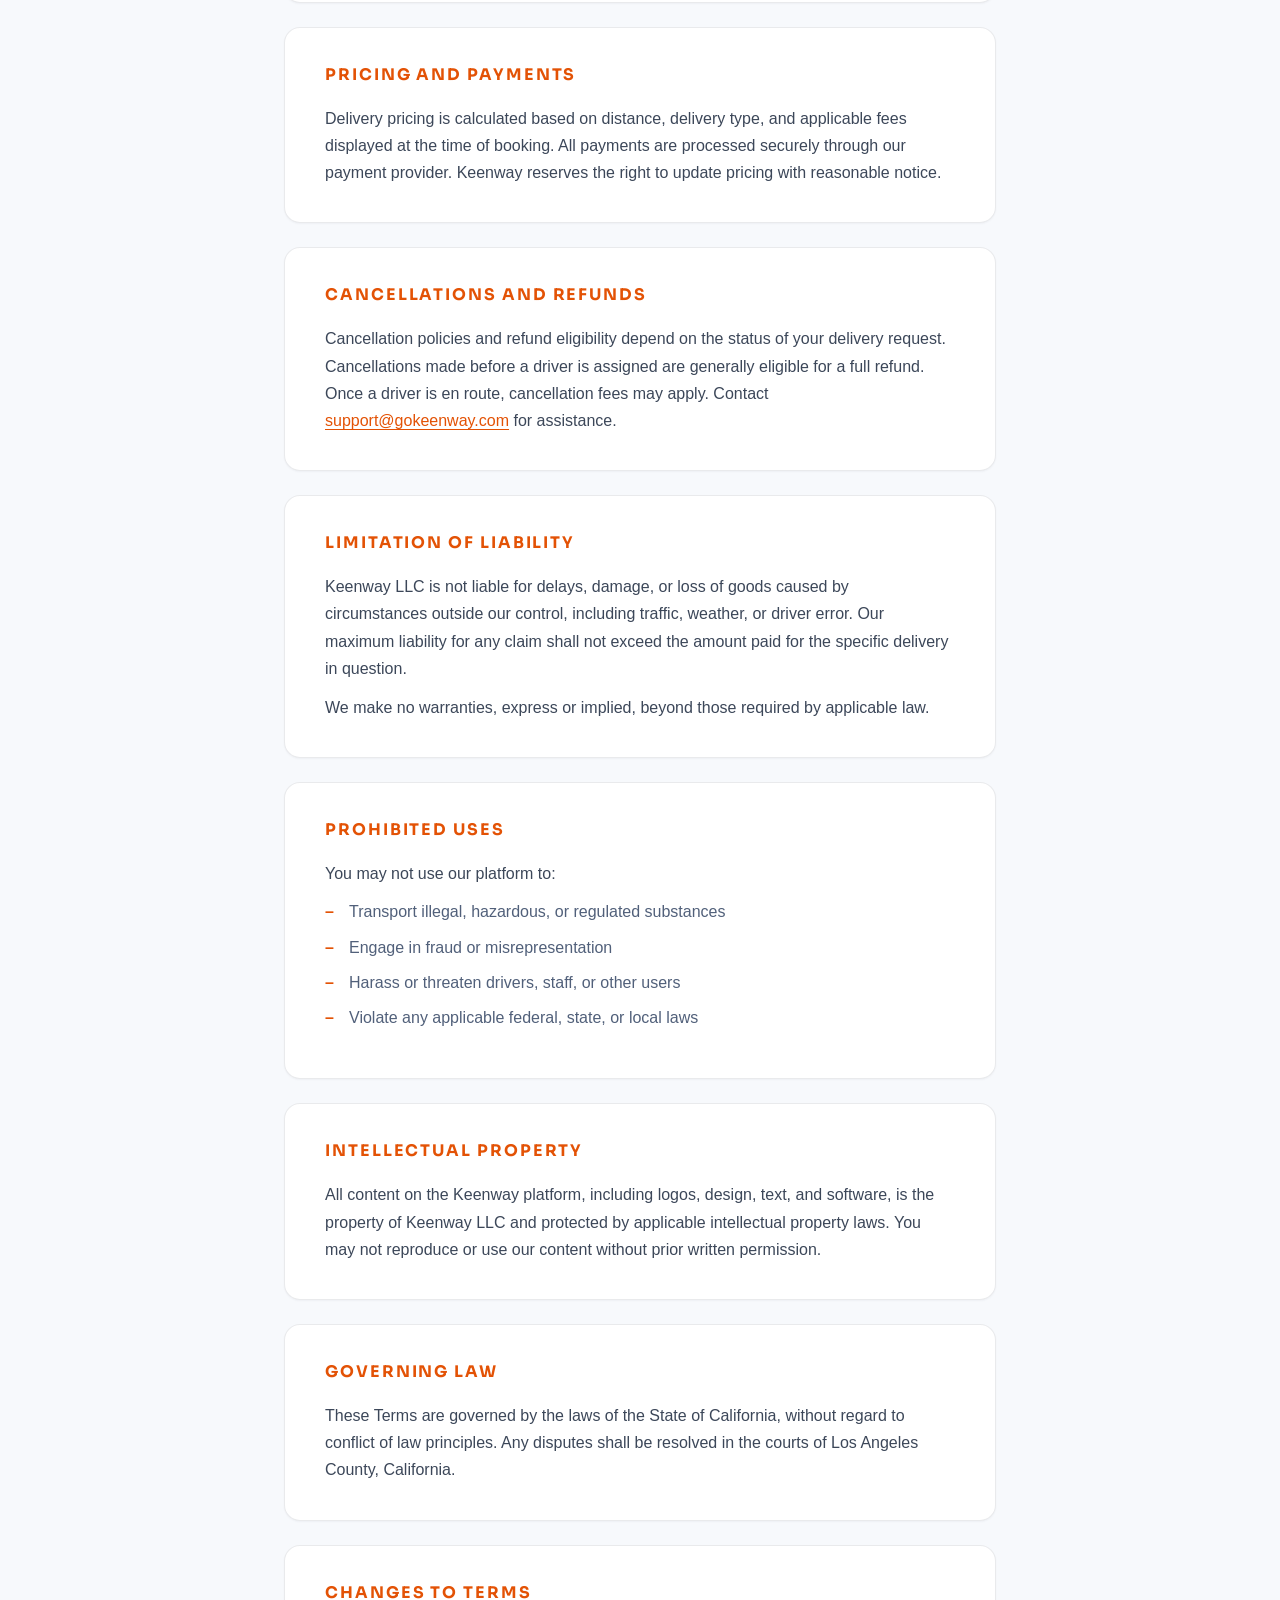
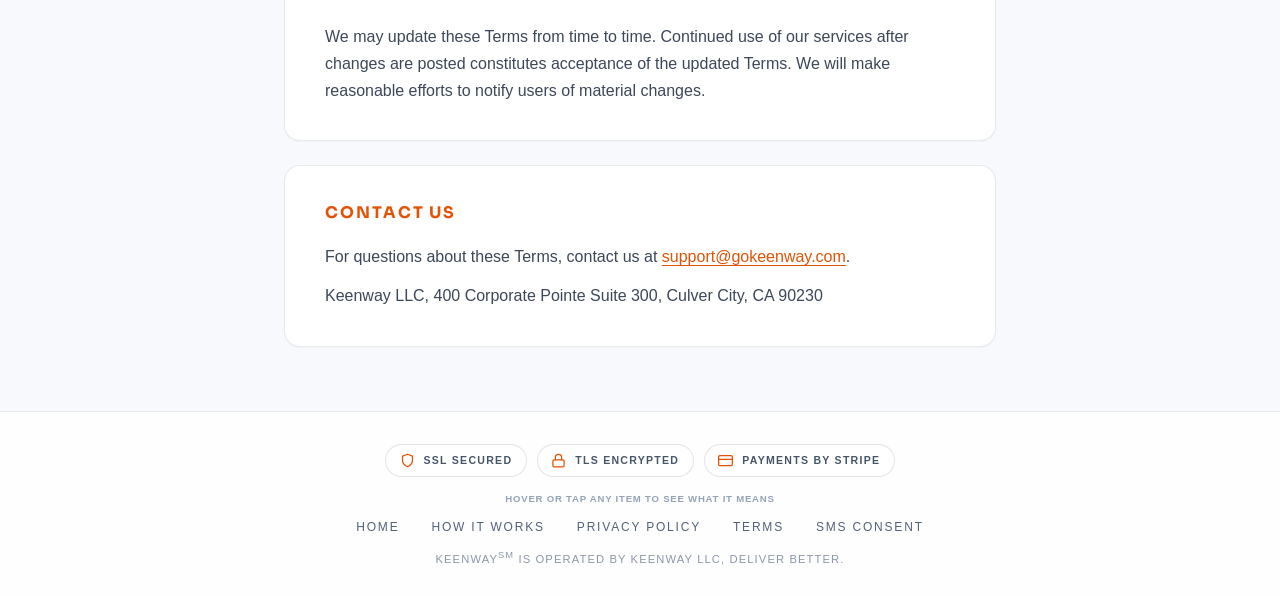
<file: terms.html>
<!doctype html>
<html lang="en">
  <head>
    <meta charset="UTF-8" />
    <meta name="viewport" content="width=device-width, initial-scale=1.0, maximum-scale=5.0, user-scalable=yes" />
    <meta name="apple-mobile-web-app-capable" content="yes" />
    <meta name="apple-mobile-web-app-status-bar-style" content="black-translucent" />
    <title>Terms &amp; Conditions | Keenwayˢᵐ</title>
    <meta name="description" content="Read the Keenwayˢᵐ terms and conditions for pickup and delivery service operated by Keenway LLC in Los Angeles County." />
    <link rel="canonical" href="https://www.gokeenway.com/terms" />
    <meta name="robots" content="index, follow" />
    <meta property="og:type" content="website" />
    <meta property="og:site_name" content="Keenway" />
    <meta property="og:title" content="Terms & Conditions | Keenwayˢᵐ" />
    <meta property="og:description" content="Read the Keenwayˢᵐ terms and conditions for pickup and delivery service operated by Keenway LLC in Los Angeles County." />
    <meta property="og:url" content="https://www.gokeenway.com/terms" />
    <meta property="og:image" content="https://www.gokeenway.com/keenway-logo-full.png" />
    <meta name="twitter:card" content="summary_large_image" />
    <meta name="twitter:title" content="Terms & Conditions | Keenwayˢᵐ" />
    <meta name="twitter:description" content="Read the Keenwayˢᵐ terms and conditions for pickup and delivery service operated by Keenway LLC in Los Angeles County." />
    <meta name="twitter:image" content="https://www.gokeenway.com/keenway-logo-full.png" />
    <link rel="icon" type="image/png" href="favicon.png" />
    <link rel="preconnect" href="https://fonts.googleapis.com" />
    <link rel="preconnect" href="https://fonts.gstatic.com" crossorigin />
    <link href="https://fonts.googleapis.com/css2?family=Sora:wght@500;600;700;800&display=swap" rel="stylesheet" />
    <!-- Hold first paint until the page is parsed, so navigation swaps whole pages instead of flashing a half-loaded one. -->
    <link rel="expect" href="#site-footer" blocking="render" />
    <!-- The cursor is still over the clicked link when the next page loads; skip header transitions until the page settles so that link does not fade in. -->
    <script>document.documentElement.classList.add("kw-nav-loading");addEventListener("load",function(){requestAnimationFrame(function(){requestAnimationFrame(function(){document.documentElement.classList.remove("kw-nav-loading");});});});</script>
    <style>.kw-nav-loading header *, .kw-nav-loading header *::before, .kw-nav-loading header *::after { transition: none !important; }</style>
    <style>
      :root {
        --brand-orange: #e35205;
        --brand-orange-hover: #c94804;
        --brand-black: #000000;
        --white: #ffffff;
        --font-main: -apple-system, BlinkMacSystemFont, "Inter", "Segoe UI", Roboto, sans-serif;
        --transition: all 0.3s cubic-bezier(0.4, 0, 0.2, 1);
      }
      * { margin: 0; padding: 0; box-sizing: border-box; font-family: var(--font-main); }
      body {
        position: relative;
        background-color: var(--brand-black);
        min-height: 100vh; min-height: 100dvh;
        display: flex; flex-direction: column;
        overflow-x: hidden;
        -webkit-font-smoothing: antialiased; -moz-osx-font-smoothing: grayscale;
      }
      #bg-video {
        position: fixed; top: 0; left: 0; width: 100%; height: 100%;
        object-fit: cover; z-index: 0; opacity: 0.85;
        filter: contrast(1.1) saturate(1.2) brightness(0.9);
        animation: cinematicZoom 60s ease-in-out infinite alternate;
      }
      @keyframes cinematicZoom { from { transform: scale(1); } to { transform: scale(1.1); } }
      #bg-video-2 {
        position: fixed; top: 0; left: 0; width: 100%; height: 100%;
        object-fit: cover; z-index: 0; opacity: 0;
        filter: contrast(1.1) saturate(1.2) brightness(0.9);
        animation: cinematicZoom 60s ease-in-out infinite alternate;
        transition: opacity 2s ease-in-out;
      }
      header {
        position: fixed; top: 0; left: 0; width: 100%;
        padding: 1rem 2rem;
        display: flex; justify-content: space-between; align-items: center;
        z-index: 100;
        background: rgba(0,0,0,0.4);
        backdrop-filter: blur(20px); -webkit-backdrop-filter: blur(20px);
        border-bottom: 1px solid rgba(255,255,255,0.05);
      }
      .logo-link { display: flex; align-items: center; text-decoration: none; }
      .logo-img { height: 60px; width: auto; }
      .header-right { display: flex; align-items: center; gap: 2rem; }
      .nav-links { display: flex; gap: 1.5rem; align-items: center; }
      .nav-link {
        color: rgba(255,255,255,0.72); text-decoration: none;
        font-size: 0.82rem; font-weight: 600; text-transform: uppercase;
        letter-spacing: 0.08em; transition: var(--transition);
        position: relative; padding-bottom: 3px;
      }
      .nav-link::after { content: ''; position: absolute; bottom: 0; left: 0; width: 0; height: 2px; background: var(--brand-orange); border-radius: 1px; transition: width 0.25s ease; }
      .nav-link:hover { color: var(--white); }
      .nav-link:hover::after { width: 100%; }
      .google-play-wrapper { display: flex; flex-direction: column; align-items: center; gap: 4px; }
      .app-label { font-size: 0.6rem; font-weight: 700; text-transform: uppercase; letter-spacing: 0.15em; color: rgba(255,255,255,0.55); }
      .google-play-badge { height: 40px; width: auto; transition: var(--transition); }
      .google-play-link:hover .google-play-badge { transform: translateY(-2px); }
      .hamburger-btn {
        display: none; flex-direction: column; justify-content: center;
        align-items: center; gap: 5px; width: 40px; height: 40px;
        background: rgba(255,255,255,0.07); border: 1px solid rgba(255,255,255,0.12);
        border-radius: 8px; cursor: pointer; transition: var(--transition); padding: 0; flex-shrink: 0;
      }
      .hamburger-btn:hover { background: rgba(255,255,255,0.14); border-color: rgba(255,255,255,0.25); }
      .hamburger-line { display: block; width: 18px; height: 2px; background: var(--white); border-radius: 2px; transition: var(--transition); transform-origin: center; }
      .hamburger-btn.is-open .hamburger-line:nth-child(1) { transform: translateY(7px) rotate(45deg); }
      .hamburger-btn.is-open .hamburger-line:nth-child(2) { opacity: 0; transform: scaleX(0); }
      .hamburger-btn.is-open .hamburger-line:nth-child(3) { transform: translateY(-7px) rotate(-45deg); }
      .mobile-menu {
        position: absolute; top: 100%; left: 0; right: 0;
        background: rgba(5,5,5,0.96); backdrop-filter: blur(24px); -webkit-backdrop-filter: blur(24px);
        border-bottom: 1px solid rgba(255,255,255,0.07);
        padding: 0 1.5rem; display: flex; flex-direction: column; gap: 1.25rem;
        max-height: 0; overflow: hidden; opacity: 0; transform: translateY(-6px);
        transition: max-height 0.35s ease, opacity 0.25s ease, transform 0.25s ease, padding 0.35s ease;
        pointer-events: none;
      }
      .mobile-menu.is-open { max-height: 400px; opacity: 1; transform: translateY(0); padding: 1.5rem 1.5rem 2rem; pointer-events: auto; }
      .mobile-nav { display: flex; flex-direction: column; }
      .mobile-nav-link {
        display: block; color: rgba(255,255,255,0.68); text-decoration: none;
        font-size: 0.95rem; font-weight: 600; text-transform: uppercase; letter-spacing: 0.1em;
        padding: 1rem 0; border-bottom: 1px solid rgba(255,255,255,0.07);
        transition: color 0.2s ease, padding-left 0.2s ease;
      }
      .mobile-nav-link:last-child { border-bottom: none; }
      .mobile-nav-link:hover { color: var(--brand-orange); padding-left: 4px; }
      .mobile-play-wrapper { display: flex; flex-direction: column; align-items: flex-start; gap: 8px; padding-top: 0.25rem; }
      .mobile-play-badge { height: 44px !important; }

      .container {
        flex: 1; display: flex; flex-direction: column; align-items: center;
        position: relative; z-index: 10;
        padding-top: 120px; padding-bottom: 4rem; width: 100%;
      }
      .page-header { text-align: center; margin-bottom: 3rem; max-width: 700px; padding: 0 1.5rem; }
      h1 { font-size: clamp(2rem, 5vw, 3.2rem); font-weight: 900; line-height: 1.1; letter-spacing: -0.04em; margin-bottom: 1rem; color: var(--white); text-shadow: 0 4px 12px rgba(0,0,0,0.8); }
      .subtext { font-size: clamp(0.95rem, 1.6vw, 1.1rem); color: rgba(255,255,255,0.75); line-height: 1.65; font-weight: 400; text-shadow: 0 2px 8px rgba(0,0,0,0.8); }
      .brand-highlight { color: var(--brand-orange); }
      .effective-date { font-size: 0.82rem; color: rgba(255,255,255,0.4); margin-bottom: 1.5rem; letter-spacing: 0.05em; text-align: center; }
      .content-wrapper { width: 100%; max-width: 760px; padding: 0 1.5rem; display: flex; flex-direction: column; gap: 1.5rem; }
      .card {
        background: rgba(255,255,255,0.07); backdrop-filter: blur(16px); -webkit-backdrop-filter: blur(16px);
        border: 1px solid rgba(255,255,255,0.12); border-radius: 16px;
        padding: 2.25rem 2.5rem; transition: var(--transition);
      }
      .card:hover { background: rgba(255,255,255,0.09); border-color: rgba(227,82,5,0.25); }
      .card-title { font-size: 1rem; font-weight: 700; color: var(--brand-orange); text-transform: uppercase; letter-spacing: 0.12em; margin-bottom: 1.25rem; }
      .card p { font-size: 1rem; color: rgba(255,255,255,0.82); line-height: 1.7; margin-bottom: 0.75rem; }
      .card p:last-child { margin-bottom: 0; }
      .card ul { list-style: none; padding: 0; margin: 0.5rem 0 0.75rem; display: flex; flex-direction: column; gap: 0.6rem; }
      .card ul li { font-size: 1rem; color: rgba(255,255,255,0.75); line-height: 1.6; padding-left: 1.5rem; position: relative; }
      .card ul li::before { content: '–'; position: absolute; left: 0; color: var(--brand-orange); font-weight: 700; }
      .card a { color: var(--brand-orange); text-decoration: underline; text-underline-offset: 3px; transition: color 0.2s ease; }
      .card a:hover { color: #ff7a3d; }

      footer {
        padding: 2rem; display: flex; flex-direction: column; align-items: center; gap: 1rem;
        z-index: 10; position: relative; background: rgba(0,0,0,0.6);
        backdrop-filter: blur(10px); margin-top: auto;
      }
      .footer-links { display: flex; gap: 2rem; flex-wrap: wrap; justify-content: center; }
      .footer-links a { color: rgba(255,255,255,0.4); text-decoration: none; font-size: 0.75rem; font-weight: 500; text-transform: uppercase; letter-spacing: 0.15em; transition: var(--transition); }
      .footer-links a:hover { color: var(--brand-orange); }
      .copyright { color: rgba(255,255,255,0.3); font-size: 0.7rem; letter-spacing: 0.1em; font-weight: 400; text-transform: uppercase; text-align: center; }

      .hero-animate { opacity: 1; transform: none; }
      .hero-animate.is-visible { opacity: 1; transform: translateY(0); }
      .scroll-animate { opacity: 1; transform: none; }
      .scroll-animate.is-visible { opacity: 1; transform: translateY(0); }

      @media (max-width: 768px) {
        header { padding: 1rem 1.5rem; }
        .header-right { gap: 0.75rem; }
        .nav-links, .google-play-wrapper, .app-menu { display: none; }
        .hamburger-btn { display: flex; }
        .container { padding-top: 100px; }
        .card { padding: 1.75rem 1.5rem; }
      }
      @media (max-width: 480px) {
        .logo-img { height: 32px; }
        .card { padding: 1.5rem 1.25rem; }
        .card p, .card ul li { font-size: 0.95rem; }
      }
    
      /* ===== Light techy-clean theme override ===== */
      #bg-skyline {
        position: fixed; left: 0; right: 0; bottom: 0; height: 30vh;
        opacity: 0.38; z-index: 0; pointer-events: none;
      }
      #bg-skyline .skyline-art {
        position: absolute; bottom: 0; left: 50%; transform: translateX(-50%);
        width: min(1500px, 132%); height: auto;
        mix-blend-mode: multiply;
        -webkit-mask-image: linear-gradient(to top, #000 28%, transparent 72%);
        mask-image: linear-gradient(to top, #000 28%, transparent 72%);
      }
      @media (max-width: 480px) { #bg-skyline { height: 22vh; opacity: 0.3; } }
      body {
        color: #0f1b2d;
        background-color: #f7f9fc;
        background-image:
          radial-gradient(circle at 1px 1px, rgba(15,27,45,0.05) 1px, transparent 0),
          linear-gradient(180deg, #f7f9fc 0%, #eaeef6 100%);
        background-size: 26px 26px, 100% 100%;
        background-attachment: fixed;
      }
      header { background: rgba(255,255,255,0.82); border-bottom: 1px solid rgba(15,27,45,0.09); }
      .nav-link { color: #51607a; }
      .nav-link:hover { color: #0f1b2d; }
      .app-label { color: #8a96aa; }
      .hamburger-btn { background: rgba(15,27,45,0.04); border: 1px solid rgba(15,27,45,0.14); }
      .hamburger-btn:hover { background: rgba(15,27,45,0.08); border-color: #e35205; }
      .hamburger-line { background: #0f1b2d; }
      .mobile-menu { background: rgba(255,255,255,0.97); border-bottom: 1px solid rgba(15,27,45,0.09); }
      .mobile-nav-link { color: #51607a; border-bottom: 1px solid rgba(15,27,45,0.09); }
      h1 { color: #0f1b2d; text-shadow: none; }
      .subtext { color: #51607a; text-shadow: none; }
      .effective-date { color: #8a96aa; }
      .card {
        background: #ffffff;
        border: 1px solid rgba(15,27,45,0.09);
        box-shadow: 0 1px 2px rgba(15,27,45,0.04);
        -webkit-backdrop-filter: none; backdrop-filter: none;
      }
      .card:hover { background: #ffffff; border-color: rgba(227,82,5,0.4); box-shadow: 0 20px 40px -18px rgba(15,27,45,0.22); }
      .card p { color: #3c4759; }
      .card ul li { color: #51607a; }
      footer {
        background: rgba(255,255,255,0.85);
        border-top: 1px solid rgba(15,27,45,0.09);
        -webkit-backdrop-filter: blur(10px); backdrop-filter: blur(10px);
      }
      .footer-links a { color: #51607a; }
      .footer-links a:hover { color: #e35205; }
      .copyright { color: #8a96aa; }
          /* Display font for headings */
      h1, h2, h3, h1 span, h2 span, h3 span, .accent, .brand-highlight,
      .features-headline, .quote-heading, .feature-title,
      .step-title, .card-title {
        font-family: "Sora", ui-sans-serif, system-ui, -apple-system, sans-serif;
      }
          /* Logo: bigger + animated chevron */
      .logo-svg { display: block; }
      @keyframes logoIn {
        from { opacity: 0; transform: translateX(-12px); }
        to { opacity: 1; transform: translateX(0); }
      }
      .logo-svg { animation: none; }
      .logo-mark {
        transform-box: fill-box;
        transform-origin: center;
        transition: transform 0.4s cubic-bezier(0.16, 1, 0.3, 1);
      }
      .logo-link:hover .logo-mark { transform: translateX(7px); }
      @media (prefers-reduced-motion: reduce) {
        .logo-svg { animation: none; }
        .logo-link:hover .logo-mark { transform: none; }
      }
          /* ===== Get-the-App dropdown ===== */
      .app-menu { position: relative; }
      .app-menu-trigger {
        display: inline-flex; align-items: center; gap: 0.55rem;
        padding: 0.6rem 1.05rem; background: #ffffff;
        border: 1px solid rgba(15,27,45,0.14); border-radius: 999px;
        color: #0f1b2d; font-size: 0.82rem; font-weight: 600;
        letter-spacing: 0.01em; cursor: pointer; transition: var(--transition);
        box-shadow: 0 1px 2px rgba(15,27,45,0.04);
      }
      .app-menu-trigger:hover { transform: translateY(-1px); box-shadow: 0 8px 18px -10px rgba(15,27,45,0.22); }
      .app-menu-trigger:active { transform: translateY(0); }
      .app-menu-icon { width: 17px; height: 17px; color: var(--brand-orange); flex-shrink: 0; }
      .app-menu-chevron { width: 13px; height: 13px; color: #8a96aa; transition: transform 0.3s cubic-bezier(0.16,1,0.3,1); }
      .app-menu.is-open .app-menu-chevron { transform: rotate(180deg); }
      .app-menu-panel {
        position: absolute; top: calc(100% + 0.75rem); right: 0; width: 264px;
        padding: 1rem 1rem 0.85rem; background: #ffffff; border: 1px solid rgba(15,27,45,0.09);
        border-radius: 22px;
        box-shadow: 0 24px 48px -20px rgba(15,27,45,0.26), 0 2px 6px rgba(15,27,45,0.05), inset 0 1px 0 rgba(255,255,255,0.6);
        display: flex; flex-direction: column; gap: 0.85rem;
        opacity: 0; transform: translateY(-8px) scale(0.97); transform-origin: top right;
        pointer-events: none;
        transition: opacity 0.26s cubic-bezier(0.16,1,0.3,1), transform 0.26s cubic-bezier(0.16,1,0.3,1);
        z-index: 120;
      }
      .app-menu.is-open .app-menu-panel { opacity: 1; transform: translateY(0) scale(1); pointer-events: auto; }
      .app-menu-item { display: flex; flex-direction: column; align-items: center; gap: 0.5rem; padding: 0.75rem 0.5rem; border-radius: 16px; text-decoration: none; transition: background 0.2s ease; }
      .app-menu-item:hover { background: #f7f9fc; }
      .app-menu-item-label { font-size: 0.62rem; font-weight: 700; text-transform: uppercase; letter-spacing: 0.16em; color: #8a96aa; }
      .app-menu-badge { height: 42px; width: auto; display: block; }
      .app-menu-note { margin: 0; padding-top: 0.85rem; border-top: 1px solid rgba(15,27,45,0.09); font-size: 0.58rem; font-weight: 600; text-transform: uppercase; letter-spacing: 0.1em; line-height: 1.5; color: #8a96aa; text-align: center; }
    </style>
  </head>
  <body>
    <div id="bg-skyline" aria-hidden="true"><img src="home-icons/la-skyline-art.png" alt="" class="skyline-art" /></div>
<header id="site-header">
      <a href="/" class="logo-link">
        <svg class="logo-img logo-svg" viewBox="0 0 900 293" xmlns="http://www.w3.org/2000/svg" role="img" aria-label="Keenway"><path class="logo-mark" fill="#f05a26" fill-rule="evenodd" d="M35.89,177c21.74-33.99,43.49-67.99,65.23-101.98,2.64-4.12-.32-9.52-5.21-9.52h-36.3c-2.11,0-4.07,1.07-5.21,2.85L12.53,133.82c-1.3,2.03-1.3,4.63,0,6.66l23.36,36.52h0ZM47.34,194.92h47.6c2.11,0,4.07-1.07,5.21-2.85l74.86-117.05c2.64-4.12-.32-9.52-5.21-9.52h-36.3c-2.11,0-4.07,1.07-5.21,2.85l-80.95,126.56h.01ZM146.73,155.07l-19.4,30.33c-2.64,4.12.32,9.52,5.21,9.52h28.38c4.88,0,7.84-5.4,5.21-9.52l-19.4-30.33h-.01Z"/>
  
  <g>
    <g>
      <path fill="#0f1b2d" d="M622.82,235.5v-.52h3.62v.52h-1.52v4.31h-.59v-4.31h-1.52,0Z"/>
      <path fill="#0f1b2d" d="M627.02,234.98h.7l1.65,4.02h.06l1.65-4.02h.7v4.84h-.55v-3.67h-.05l-1.51,3.67h-.53l-1.51-3.67h-.05v3.67h-.55v-4.84h0Z"/>
    </g>
    <g>
      <path fill="#0f1b2d" d="M309.57,239.81h-10.24v-36.94h11.04c3.47,0,6.43.73,8.9,2.2,2.46,1.46,4.36,3.57,5.67,6.3,1.31,2.74,1.97,6.02,1.95,9.84,0,3.91-.7,7.25-2.05,10.02s-3.33,4.9-5.89,6.37c-2.58,1.47-5.69,2.21-9.36,2.21h0ZM301.58,237.72h7.9c3.29,0,6.07-.66,8.33-1.98,2.26-1.31,3.97-3.21,5.13-5.67,1.16-2.46,1.74-5.42,1.72-8.85,0-3.39-.56-6.3-1.68-8.72s-2.74-4.28-4.88-5.58c-2.14-1.3-4.75-1.95-7.84-1.95h-8.7v32.76h.02Z"/>
      <path fill="#0f1b2d" d="M345.72,240.39c-2.5,0-4.68-.62-6.53-1.85-1.85-1.24-3.28-2.93-4.29-5.09-1.01-2.15-1.51-4.61-1.51-7.36s.51-5.23,1.52-7.39,2.41-3.87,4.19-5.12,3.81-1.88,6.09-1.88c1.55,0,3.02.31,4.41.93,1.39.62,2.62,1.51,3.68,2.68s1.9,2.58,2.51,4.22c.61,1.65.91,3.5.91,5.55v1.37h-21.93v-2h19.73c0-2.01-.41-3.82-1.23-5.43-.81-1.61-1.93-2.89-3.33-3.84s-2.98-1.42-4.75-1.42-3.48.52-4.91,1.54c-1.44,1.03-2.58,2.41-3.41,4.16-.84,1.75-1.27,3.69-1.31,5.84v.9c0,2.31.41,4.38,1.21,6.21.81,1.84,1.98,3.28,3.49,4.35s3.33,1.6,5.45,1.6c1.51,0,2.81-.26,3.89-.76,1.07-.51,1.95-1.13,2.64-1.87.68-.73,1.21-1.45,1.55-2.13l2,.81c-.42.92-1.07,1.85-1.95,2.77s-2,1.69-3.36,2.3-2.94.92-4.77.92h0Z"/>
      <path fill="#0f1b2d" d="M366.49,202.87v36.94h-2.2v-36.94h2.2Z"/>
      <path fill="#0f1b2d" d="M376.83,207.2c-.48,0-.9-.17-1.26-.51-.36-.33-.53-.75-.53-1.22s.17-.89.52-1.23c.35-.33.77-.51,1.26-.51s.9.17,1.26.51c.36.34.53.75.53,1.23s-.17.89-.52,1.22c-.35.34-.77.51-1.26.51ZM375.73,239.81v-27.7h2.18v27.7h-2.18Z"/>
      <path fill="#0f1b2d" d="M407.41,212.1l-10.01,27.7h-2.49l-10.01-27.7h2.36l8.8,24.87h.18l8.8-24.87h2.36,0Z"/>
      <path fill="#0f1b2d" d="M424.07,240.39c-2.5,0-4.68-.62-6.53-1.85-1.85-1.24-3.28-2.93-4.29-5.09-1.01-2.15-1.51-4.61-1.51-7.36s.51-5.23,1.52-7.39,2.41-3.87,4.19-5.12,3.81-1.88,6.09-1.88c1.55,0,3.02.31,4.41.93,1.39.62,2.62,1.51,3.68,2.68s1.9,2.58,2.51,4.22c.61,1.65.91,3.5.91,5.55v1.37h-21.93v-2h19.73c0-2.01-.41-3.82-1.23-5.43-.81-1.61-1.93-2.89-3.33-3.84s-2.98-1.42-4.75-1.42-3.48.52-4.91,1.54c-1.44,1.03-2.58,2.41-3.41,4.16-.84,1.75-1.27,3.69-1.31,5.84v.9c0,2.31.41,4.38,1.21,6.21.81,1.84,1.98,3.28,3.49,4.35s3.33,1.6,5.45,1.6c1.51,0,2.81-.26,3.89-.76,1.07-.51,1.95-1.13,2.64-1.87.68-.73,1.21-1.45,1.55-2.13l2,.81c-.42.92-1.07,1.85-1.95,2.77s-2,1.69-3.36,2.3-2.94.92-4.77.92h0Z"/>
      <path fill="#0f1b2d" d="M442.65,239.81v-27.7h2.14v4.33h.2c.6-1.42,1.62-2.56,3.05-3.42s3.06-1.29,4.89-1.29h.57c.19,0,.37,0,.54.02v2.22c-.14,0-.32-.03-.52-.07-.2-.03-.44-.04-.73-.04-1.54,0-2.91.33-4.11.99s-2.14,1.57-2.83,2.74c-.68,1.16-1.03,2.49-1.03,3.97v18.26h-2.2.02Z"/>
      <path fill="#0f1b2d" d="M475.02,239.81v-36.94h12c2.24,0,4.12.4,5.66,1.19s2.71,1.9,3.51,3.33,1.2,3.09,1.2,5c0,1.49-.24,2.81-.72,3.97s-1.15,2.11-2.01,2.86c-.86.75-1.87,1.27-3.02,1.56v.22c1.27.1,2.46.54,3.55,1.32,1.1.79,1.98,1.85,2.64,3.2.67,1.35,1,2.92,1,4.71,0,1.89-.41,3.55-1.21,4.99-.81,1.44-2.02,2.56-3.63,3.38s-3.61,1.21-5.99,1.21h-12.97,0ZM477.28,220.03h10.52c1.57,0,2.91-.34,4.02-1.03,1.1-.68,1.95-1.6,2.53-2.76.58-1.16.87-2.44.87-3.84,0-2.29-.71-4.09-2.13-5.43s-3.44-2-6.06-2h-9.74v15.06h0ZM477.28,237.72h10.72c2.78,0,4.91-.7,6.41-2.1s2.24-3.19,2.24-5.4c0-1.55-.37-2.94-1.09-4.17-.73-1.23-1.74-2.19-3.02-2.91-1.29-.71-2.78-1.07-4.47-1.07h-10.78v15.64h0Z"/>
      <path fill="#0f1b2d" d="M517.75,240.39c-2.5,0-4.68-.62-6.53-1.85-1.85-1.24-3.28-2.93-4.29-5.09-1.01-2.15-1.51-4.61-1.51-7.36s.51-5.23,1.52-7.39,2.41-3.87,4.19-5.12,3.81-1.88,6.09-1.88c1.55,0,3.02.31,4.41.93,1.39.62,2.62,1.51,3.68,2.68s1.9,2.58,2.51,4.22.91,3.5.91,5.55v1.37h-21.93v-2h19.73c0-2.01-.41-3.82-1.23-5.43-.81-1.61-1.93-2.89-3.33-3.84s-2.98-1.42-4.75-1.42-3.48.52-4.91,1.54c-1.44,1.03-2.58,2.41-3.41,4.16s-1.27,3.69-1.31,5.84v.9c0,2.31.41,4.38,1.21,6.21.81,1.84,1.98,3.28,3.49,4.35s3.33,1.6,5.45,1.6c1.51,0,2.81-.26,3.88-.76s1.95-1.13,2.64-1.87c.68-.73,1.21-1.45,1.55-2.13l2,.81c-.42.92-1.07,1.85-1.95,2.77s-2,1.69-3.36,2.3-2.94.92-4.77.92h0Z"/>
      <path fill="#0f1b2d" d="M546.12,212.1v1.97h-12.1v-1.97h12.1ZM538.12,205.47h2.18v27.79c0,1.13.22,2.05.66,2.77.44.71,1.01,1.25,1.73,1.59s1.48.52,2.3.52c.4,0,.74-.03,1.04-.09s.57-.14.84-.23l.54,2c-.34.12-.71.22-1.12.32-.41.09-.89.13-1.45.13-1.16,0-2.24-.26-3.28-.77s-1.86-1.27-2.49-2.25c-.64-.99-.96-2.18-.96-3.57v-28.19h0Z"/>
      <path fill="#0f1b2d" d="M564.06,212.1v1.97h-12.1v-1.97h12.1ZM556.06,205.47h2.18v27.79c0,1.13.22,2.05.66,2.77.44.71,1.01,1.25,1.73,1.59s1.48.52,2.3.52c.4,0,.74-.03,1.04-.09s.57-.14.84-.23l.54,2c-.34.12-.71.22-1.12.32-.41.09-.89.13-1.45.13-1.16,0-2.24-.26-3.28-.77s-1.86-1.27-2.49-2.25c-.64-.99-.96-2.18-.96-3.57v-28.19h0Z"/>
      <path fill="#0f1b2d" d="M582.74,240.39c-2.5,0-4.68-.62-6.53-1.85-1.85-1.24-3.28-2.93-4.29-5.09s-1.51-4.61-1.51-7.36.51-5.23,1.52-7.39,2.41-3.87,4.19-5.12c1.78-1.25,3.81-1.88,6.09-1.88,1.55,0,3.02.31,4.41.93s2.62,1.51,3.68,2.68c1.06,1.16,1.9,2.58,2.51,4.22s.91,3.5.91,5.55v1.37h-21.93v-2h19.73c0-2.01-.41-3.82-1.22-5.43s-1.93-2.89-3.33-3.84-2.98-1.42-4.75-1.42-3.48.52-4.91,1.54c-1.44,1.03-2.58,2.41-3.41,4.16-.84,1.75-1.27,3.69-1.31,5.84v.9c0,2.31.41,4.38,1.21,6.21.81,1.84,1.98,3.28,3.49,4.35s3.33,1.6,5.45,1.6c1.51,0,2.81-.26,3.88-.76s1.95-1.13,2.64-1.87c.68-.73,1.21-1.45,1.55-2.13l2,.81c-.42.92-1.07,1.85-1.95,2.77s-2,1.69-3.36,2.3-2.94.92-4.77.92h0Z"/>
      <path fill="#0f1b2d" d="M601.32,239.81v-27.7h2.14v4.33h.2c.6-1.42,1.61-2.56,3.05-3.42,1.43-.86,3.06-1.29,4.89-1.29h.57c.19,0,.37,0,.54.02v2.22c-.14,0-.32-.03-.52-.07-.2-.03-.44-.04-.73-.04-1.54,0-2.91.33-4.11.99-1.2.67-2.14,1.57-2.83,2.74-.68,1.16-1.03,2.49-1.03,3.97v18.26h-2.2.02Z"/>
      <path fill="#0f1b2d" d="M617.51,240.04c-.54,0-1-.19-1.38-.57-.38-.38-.57-.84-.57-1.37s.19-.99.57-1.37.84-.57,1.37-.57.99.19,1.37.57.57.84.57,1.37c0,.36-.08.69-.26.98-.17.29-.41.53-.71.71-.29.17-.62.26-.98.26h0Z"/>
    </g>
  </g>
  <g>
    <polygon fill="#0f1b2d" points="286.12 101.05 248.82 101.05 226.44 132.1 225.23 132.1 225.23 70.25 192.02 70.25 192.02 193.47 225.23 193.47 225.23 167.26 230.21 160.91 249.06 193.47 287.09 193.47 254.69 141.55 286.12 101.05"/>
    <path fill="#0f1b2d" d="M352.01,112.51c-4.01-4.11-8.84-7.25-14.5-9.42-5.66-2.17-11.97-3.25-18.95-3.25-9.55,0-17.83,1.99-24.85,5.96-7.02,3.97-12.45,9.53-16.31,16.67-3.85,7.14-5.78,15.48-5.78,25.03s1.92,18.48,5.75,25.6c3.83,7.12,9.31,12.58,16.43,16.37,7.12,3.79,15.61,5.69,25.48,5.69,8.54,0,16.01-1.29,22.41-3.88,6.4-2.59,11.54-6.24,15.43-10.95,3.89-4.71,6.36-10.28,7.4-16.7h-30.32c-.64,1.73-1.65,3.2-3.01,4.42-1.36,1.22-3,2.16-4.9,2.8-1.91.64-4,.96-6.29.96-3.29,0-6.1-.66-8.42-1.99-2.33-1.32-4.11-3.15-5.36-5.48-1.24-2.33-1.87-4.97-1.87-7.94v-1.44h60.17v-7.7c0-7.34-1.08-13.94-3.25-19.79-2.17-5.86-5.26-10.84-9.27-14.95ZM304.36,136.67c.08-2.69.79-5.03,2.14-7.04,1.34-2.01,3.14-3.58,5.38-4.72,2.25-1.14,4.71-1.72,7.4-1.72s5.24.57,7.43,1.72c2.19,1.14,3.93,2.73,5.23,4.75,1.3,2.03,1.98,4.36,2.02,7.01h-29.6Z"/>
    <path fill="#0f1b2d" d="M446.54,112.51c-4.01-4.11-8.84-7.25-14.5-9.42-5.66-2.17-11.97-3.25-18.95-3.25-9.55,0-17.83,1.99-24.85,5.96-7.02,3.97-12.45,9.53-16.31,16.67-3.85,7.14-5.78,15.48-5.78,25.03s1.92,18.48,5.75,25.6c3.83,7.12,9.31,12.58,16.43,16.37,7.12,3.79,15.61,5.69,25.48,5.69,8.54,0,16.01-1.29,22.41-3.88,6.4-2.59,11.54-6.24,15.43-10.95,3.89-4.71,6.36-10.28,7.4-16.7h-30.32c-.64,1.73-1.65,3.2-3.01,4.42-1.36,1.22-3,2.16-4.9,2.8-1.91.64-4,.96-6.29.96-3.29,0-6.1-.66-8.42-1.99-2.33-1.32-4.11-3.15-5.36-5.48-1.24-2.33-1.87-4.97-1.87-7.94v-1.44h60.17v-7.7c0-7.34-1.08-13.94-3.25-19.79-2.17-5.86-5.26-10.84-9.27-14.95ZM398.89,136.67c.08-2.69.79-5.03,2.14-7.04,1.34-2.01,3.14-3.58,5.38-4.72,2.25-1.14,4.71-1.72,7.4-1.72s5.24.57,7.43,1.72c2.19,1.14,3.93,2.73,5.23,4.75,1.3,2.03,1.98,4.36,2.02,7.01h-29.6Z"/>
    <path fill="#0f1b2d" d="M539.52,104.33c-4.83-2.99-10.52-4.48-17.06-4.48s-12.71,1.66-17.78,4.99c-5.07,3.33-8.61,7.92-10.62,13.78h-.96v-17.57h-31.53v92.42h33.21v-51.99c.04-3.05.6-5.67,1.68-7.85,1.08-2.19,2.64-3.87,4.66-5.05,2.02-1.18,4.4-1.78,7.13-1.78,4.17,0,7.43,1.3,9.78,3.91,2.35,2.61,3.5,6.2,3.46,10.77v51.99h33.21v-58.97c.04-6.7-1.27-12.65-3.94-17.87-2.67-5.21-6.42-9.32-11.25-12.3Z"/>
    <polygon fill="#0f1b2d" points="661.31 101.05 651.2 156.89 650.48 156.89 638.21 101.05 605.96 101.05 594.16 157.37 593.44 157.37 582.85 101.05 549.64 101.05 572.74 193.47 608.61 193.47 621.6 143.89 622.56 143.89 635.56 193.47 671.42 193.47 694.53 101.05 661.31 101.05"/>
    <path fill="#0f1b2d" d="M762.8,108.6c-3.69-2.75-8.16-4.89-13.42-6.44-5.26-1.54-11.19-2.32-17.81-2.32-9.19,0-16.85,1.43-22.98,4.3-6.14,2.87-10.8,6.68-13.99,11.43-3.19,4.75-4.98,9.94-5.38,15.55h30.57c.4-2.85,1.59-4.96,3.58-6.35s4.56-2.08,7.73-2.08c2.89,0,5.25.64,7.1,1.92,1.84,1.28,2.77,3.13,2.77,5.54v.24c0,1.77-.7,3.18-2.11,4.24-1.4,1.06-3.68,1.89-6.83,2.47-3.15.58-7.31,1.07-12.49,1.47-4.77.36-9.22,1.14-13.33,2.35-4.11,1.2-7.71,2.95-10.8,5.23-3.09,2.29-5.5,5.23-7.22,8.81-1.73,3.59-2.59,7.91-2.59,12.97,0,6.14,1.28,11.19,3.85,15.16,2.57,3.97,6.11,6.93,10.62,8.88,4.51,1.95,9.72,2.92,15.61,2.92,4.01,0,7.69-.48,11.04-1.44,3.35-.96,6.34-2.51,8.97-4.63,2.63-2.13,4.86-4.91,6.71-8.36h.72v13h31.05v-63.3c0-4.29-.97-8.27-2.92-11.94-1.95-3.67-4.76-6.88-8.45-9.63ZM741.2,160.74c0,2.81-.7,5.2-2.11,7.16-1.4,1.96-3.22,3.47-5.44,4.51-2.23,1.04-4.6,1.56-7.13,1.56-2.81,0-5.11-.68-6.92-2.05-1.81-1.36-2.71-3.33-2.71-5.89,0-1.61.39-3.06,1.17-4.36.78-1.3,1.99-2.41,3.61-3.31,1.62-.9,3.72-1.55,6.29-1.96,1.32-.2,2.6-.42,3.82-.66,1.22-.24,2.39-.5,3.49-.78,1.1-.28,2.14-.58,3.13-.9.98-.32,1.92-.66,2.8-1.02v7.7Z"/>
    <path fill="#0f1b2d" d="M833.97,101.05l-15.16,64.02h-.96l-14.92-64.02h-34.66l32.49,96.51-.72,1.69c-.72,1.69-1.9,2.83-3.52,3.43-1.62.6-3.57.76-5.84.48-2.27-.28-4.76-.9-7.49-1.87l-7.22,23.59c2.61,1,5.63,1.79,9.08,2.38s7.08.87,10.89.87c7.74,0,14.2-1.18,19.37-3.55,5.18-2.37,9.36-5.59,12.54-9.66,3.19-4.07,5.63-8.66,7.31-13.75l33.69-100.12h-34.9Z"/>
  </g></svg>
      </a>
      <div class="header-right">
        <nav class="nav-links">
          <a href="/" class="nav-link">Home</a>
          <a href="/services" class="nav-link">Services</a>
          <a href="/how-it-works" class="nav-link">How It Works</a>
          <a href="/about" class="nav-link">About</a>
          <a href="/contact" class="nav-link">Contact</a>
        </nav>
        <div class="app-menu" id="app-menu">
          <button type="button" class="app-menu-trigger" id="app-menu-trigger" aria-haspopup="true" aria-expanded="false" aria-controls="app-menu-panel">
            <svg class="app-menu-icon" viewBox="0 0 24 24" fill="none" stroke="currentColor" stroke-width="2" stroke-linecap="round" stroke-linejoin="round" aria-hidden="true"><rect x="6" y="2" width="12" height="20" rx="2.6" /><line x1="10.5" y1="18" x2="13.5" y2="18" /></svg>
            <span>Get the App</span>
            <svg class="app-menu-chevron" viewBox="0 0 24 24" fill="none" stroke="currentColor" stroke-width="2.5" stroke-linecap="round" stroke-linejoin="round" aria-hidden="true"><path d="m6 9 6 6 6-6" /></svg>
          </button>
          <div class="app-menu-panel" id="app-menu-panel" role="menu" aria-label="Download the Keenway apps">
            <a class="app-menu-item" role="menuitem" href="https://play.google.com/store/apps/details?id=com.gokeenway.customer" target="_blank" rel="noopener noreferrer">
              <span class="app-menu-item-label">Customer App</span>
              <img src="google-play-badge.png" alt="Get it on Google Play, Customer App" class="app-menu-badge" />
            </a>
            <a class="app-menu-item" role="menuitem" href="https://play.google.com/store/apps/details?id=com.gokeenway.driver" target="_blank" rel="noopener noreferrer">
              <span class="app-menu-item-label">Driver App</span>
              <img src="google-play-badge.png" alt="Get it on Google Play, Driver App" class="app-menu-badge" />
            </a>
            <p class="app-menu-note">iOS coming soon to the App Store</p>
          </div>
        </div>
        <button class="hamburger-btn" id="hamburger-btn" aria-label="Open navigation menu" aria-expanded="false" aria-controls="mobile-menu">
          <span class="hamburger-line"></span>
          <span class="hamburger-line"></span>
          <span class="hamburger-line"></span>
        </button>
      </div>
      <nav class="mobile-menu" id="mobile-menu" aria-label="Mobile navigation">
        <div class="mobile-nav">
          <a href="/" class="mobile-nav-link">Home</a>
          <a href="/how-it-works" class="mobile-nav-link">How It Works</a>
        </div>
        <div class="mobile-play-wrapper">
          <span class="app-label">Customer App</span>
          <a href="https://play.google.com/store/apps/details?id=com.gokeenway.customer" target="_blank" rel="noopener noreferrer" class="google-play-link"><img src="google-play-badge.png" alt="Get it on Google Play, Customer App" class="google-play-badge mobile-play-badge" /></a>
          <span class="app-label">Driver App</span>
          <a href="https://play.google.com/store/apps/details?id=com.gokeenway.driver" target="_blank" rel="noopener noreferrer" class="google-play-link"><img src="google-play-badge.png" alt="Get it on Google Play, Driver App" class="google-play-badge mobile-play-badge" /></a>
          <p class="app-label" style="opacity:0.75; margin-top:4px;">iOS coming soon to the App Store</p>
        </div>
      </nav>
    </header>

    <main class="container">
      <div class="page-header hero-animate">
        <h1>Terms of <span class="brand-highlight">Service</span></h1>
        <p class="subtext">The terms and conditions governing use of the Keenway<sup>sm</sup> platform.</p>
      </div>
      <p class="effective-date">Effective Date: May 1, 2026</p>

      <div class="content-wrapper">

        <article class="card scroll-animate">
          <h2 class="card-title">Acceptance of Terms</h2>
          <p>By accessing or using the Keenway platform, website, or mobile applications, you agree to be bound by these Terms of Service. If you do not agree, do not use our services.</p>
        </article>

        <article class="card scroll-animate">
          <h2 class="card-title">About Keenway</h2>
          <p>Keenway<sup>sm</sup> is operated by Keenway LLC. We provide a logistics platform that connects customers with independent drivers for same-day and on-demand freight and delivery services. Keenway LLC is not a carrier and does not employ drivers directly.</p>
        </article>

        <article class="card scroll-animate">
          <h2 class="card-title">Eligibility</h2>
          <p>You must be at least 18 years of age to use our services. By using Keenway, you represent and warrant that you meet this requirement and have the legal capacity to enter into these terms.</p>
        </article>

        <article class="card scroll-animate">
          <h2 class="card-title">Customer Responsibilities</h2>
          <p>As a customer using Keenway, you agree to:</p>
          <ul>
            <li>Provide accurate pickup and drop-off information</li>
            <li>Ensure that items tendered for delivery are legal to transport</li>
            <li>Not use our platform to transport prohibited, hazardous, or illegal items</li>
            <li>Be available or designate a recipient for delivery</li>
            <li>Pay all applicable fees for services rendered</li>
          </ul>
        </article>

        <article class="card scroll-animate">
          <h2 class="card-title">Driver Responsibilities</h2>
          <p>Drivers using the Keenway platform agree to:</p>
          <ul>
            <li>Maintain valid driver's licenses and required vehicle insurance</li>
            <li>Complete deliveries in a professional and timely manner</li>
            <li>Comply with all applicable traffic laws and regulations</li>
            <li>Not transport prohibited or illegal items</li>
          </ul>
        </article>

        <article class="card scroll-animate">
          <h2 class="card-title">Pricing and Payments</h2>
          <p>Delivery pricing is calculated based on distance, delivery type, and applicable fees displayed at the time of booking. All payments are processed securely through our payment provider. Keenway reserves the right to update pricing with reasonable notice.</p>
        </article>

        <article class="card scroll-animate">
          <h2 class="card-title">Cancellations and Refunds</h2>
          <p>Cancellation policies and refund eligibility depend on the status of your delivery request. Cancellations made before a driver is assigned are generally eligible for a full refund. Once a driver is en route, cancellation fees may apply. Contact <a href="mailto:support@gokeenway.com">support@gokeenway.com</a> for assistance.</p>
        </article>

        <article class="card scroll-animate">
          <h2 class="card-title">Limitation of Liability</h2>
          <p>Keenway LLC is not liable for delays, damage, or loss of goods caused by circumstances outside our control, including traffic, weather, or driver error. Our maximum liability for any claim shall not exceed the amount paid for the specific delivery in question.</p>
          <p>We make no warranties, express or implied, beyond those required by applicable law.</p>
        </article>

        <article class="card scroll-animate">
          <h2 class="card-title">Prohibited Uses</h2>
          <p>You may not use our platform to:</p>
          <ul>
            <li>Transport illegal, hazardous, or regulated substances</li>
            <li>Engage in fraud or misrepresentation</li>
            <li>Harass or threaten drivers, staff, or other users</li>
            <li>Violate any applicable federal, state, or local laws</li>
          </ul>
        </article>

        <article class="card scroll-animate">
          <h2 class="card-title">Intellectual Property</h2>
          <p>All content on the Keenway platform, including logos, design, text, and software, is the property of Keenway LLC and protected by applicable intellectual property laws. You may not reproduce or use our content without prior written permission.</p>
        </article>

        <article class="card scroll-animate">
          <h2 class="card-title">Governing Law</h2>
          <p>These Terms are governed by the laws of the State of California, without regard to conflict of law principles. Any disputes shall be resolved in the courts of Los Angeles County, California.</p>
        </article>

        <article class="card scroll-animate">
          <h2 class="card-title">Changes to Terms</h2>
          <p>We may update these Terms from time to time. Continued use of our services after changes are posted constitutes acceptance of the updated Terms. We will make reasonable efforts to notify users of material changes.</p>
        </article>

        <article class="card scroll-animate">
          <h2 class="card-title">Contact Us</h2>
          <p>For questions about these Terms, contact us at <a href="mailto:support@gokeenway.com">support@gokeenway.com</a>.</p>
          <p>Keenway LLC, 400 Corporate Pointe Suite 300, Culver City, CA 90230</p>
        </article>

      </div>
    </main>

    <footer id="site-footer">
      <nav class="footer-links" aria-label="Footer navigation">
        <a href="/">Home</a>
        <a href="/how-it-works">How It Works</a>
        <a href="/privacy">Privacy Policy</a>
        <a href="/terms">Terms</a>
        <a href="/sms-consent">SMS Consent</a>
      </nav>
      <p class="copyright">Keenway<sup>sm</sup> is operated by Keenway LLC, Deliver Better.</p>
    </footer>

    <script>
      const hamburgerBtn = document.getElementById('hamburger-btn');
      const mobileMenu = document.getElementById('mobile-menu');
      hamburgerBtn.addEventListener('click', () => {
        const isOpen = hamburgerBtn.classList.toggle('is-open');
        mobileMenu.classList.toggle('is-open', isOpen);
        hamburgerBtn.setAttribute('aria-expanded', isOpen);
      });

      const animatedEls = document.querySelectorAll('.hero-animate, .scroll-animate');
      const observer = new IntersectionObserver(
        (entries) => { entries.forEach((entry) => { if (entry.isIntersecting) { entry.target.classList.add('is-visible'); observer.unobserve(entry.target); } }); },
        { threshold: 0.12 }
      );
      animatedEls.forEach((el) => observer.observe(el));
    </script>
      <script>
      (function () {
        var menu = document.getElementById("app-menu");
        var trigger = document.getElementById("app-menu-trigger");
        if (!menu || !trigger) return;
        function setOpen(open){ menu.classList.toggle("is-open", open); trigger.setAttribute("aria-expanded", String(open)); }
        trigger.addEventListener("click", function (e){ e.stopPropagation(); setOpen(!menu.classList.contains("is-open")); });
        document.addEventListener("click", function (e){ if (menu.classList.contains("is-open") && !menu.contains(e.target)) setOpen(false); });
        document.addEventListener("keydown", function (e){ if (e.key === "Escape" && menu.classList.contains("is-open")) { setOpen(false); trigger.focus(); } });
      })();
    </script>
    <link rel="stylesheet" href="/trust-badges.css" />
    <script src="/trust-badges.js" defer></script>
  </body>
</html>
</file>
<file: closure-modal.css>
.kwClosureBackground{display:contents}
.kwClosureBackdrop{position:fixed;inset:0;z-index:2147483645;background:rgba(23,26,28,.58);backdrop-filter:blur(4px);-webkit-backdrop-filter:blur(4px)}
.kwClosureModal{box-sizing:border-box;position:fixed;inset:auto;top:50%;left:50%;transform:translate(-50%,-50%);z-index:2147483646;width:min(1080px,calc(100vw - 48px));max-width:none;max-height:calc(100vh - 40px);max-height:calc(100dvh - 40px);margin:0;padding:0;border:0;border-radius:14px;overflow:auto;overscroll-behavior:contain;background:#fcfaf7;color:#33302d;box-shadow:0 28px 100px rgba(0,0,0,.3);text-align:center;font-family:Arial,Helvetica,sans-serif;line-height:1.5;color-scheme:light;-webkit-font-smoothing:antialiased}
.kwClosureModal[open]{display:grid;grid-template-columns:1.35fr 1fr;align-items:stretch}
.kwClosureModal:not([open]){display:none}
.kwClosureModal::backdrop{background:transparent}
.kwClosureModal *{box-sizing:border-box}
.kwClosurePhoto{display:flex;align-items:stretch;overflow:hidden;background:transparent}
.kwClosurePhoto img{display:block;width:100%;height:100%;min-height:100%;object-fit:cover;object-position:center}
.kwClosureMessage{display:flex;flex-direction:column;align-items:center;justify-content:center;padding:32px 30px}
.kwClosureModal .kwClosureLogo{display:block;width:174px;max-width:100%;height:57px;object-fit:contain;margin:0 auto 16px;padding:0}
.kwClosureYears{font-size:11px;letter-spacing:3px;color:#8a7667;margin:0 0 13px}
.kwClosureModal .kwClosureTitle{font-family:Georgia,'Times New Roman',serif;font-size:35px;font-weight:400;line-height:1.15;letter-spacing:-1px;color:#39312c;margin:0 0 12px;padding:0}
.kwClosureFarewell{font-family:Georgia,'Times New Roman',serif;font-size:17px;line-height:1.5;color:#79685c;margin:0 0 20px}
.kwClosureModal .kwClosureThanks{font-family:inherit;font-size:13px;font-weight:400;line-height:1.8;color:#68605b;margin:0 0 20px;padding:0;max-width:330px}
.kwClosureModal .kwClosureCopy{font-family:inherit;font-size:11px;font-weight:400;line-height:1.7;color:#807974;margin:0;padding:0;max-width:320px}
.kwClosureSupport{width:100%;border-top:1px solid #e6dfd7;margin-top:22px;padding-top:18px}
.kwClosureModal .kwClosureHelp{font-family:inherit;font-size:11px;font-weight:400;line-height:1.6;color:#807974;margin:0 0 12px;padding:0}
.kwClosureModal .kwClosureButton{display:inline-flex;align-items:center;justify-content:center;min-height:44px;padding:10px 25px;border:1px solid #b69b84;border-radius:6px;background:transparent;color:#6f5847;text-decoration:none;font-family:inherit;font-size:12px;font-weight:500;line-height:1.4;box-shadow:none}
.kwClosureModal .kwClosureButton:hover{background:#f1eae2}
.kwClosureModal .kwClosureButton:focus-visible{outline:2px solid #825c3e;outline-offset:4px}
.kwClosureEmail{display:block;font-size:10px;color:#8b8179;margin:9px 0 0;overflow-wrap:anywhere}
@media(max-width:760px){.kwClosureModal{width:min(540px,calc(100vw - 28px));max-height:calc(100dvh - 28px)}.kwClosureModal[open]{grid-template-columns:1fr}.kwClosureMessage{padding:25px 26px 28px}.kwClosureModal .kwClosureTitle{font-size:32px}.kwClosureModal .kwClosureLogo{width:155px;height:51px;margin-bottom:12px}.kwClosureFarewell{margin-bottom:15px}.kwClosureModal .kwClosureThanks{margin-bottom:16px}.kwClosureSupport{margin-top:18px;padding-top:15px}}
@media(max-height:600px) and (min-width:761px){.kwClosureMessage{padding:20px 26px}.kwClosureModal .kwClosureLogo{height:46px;margin-bottom:10px}.kwClosureYears{margin-bottom:10px}.kwClosureModal .kwClosureTitle{font-size:30px}.kwClosureFarewell{margin-bottom:12px}.kwClosureModal .kwClosureThanks{margin-bottom:12px}.kwClosureSupport{margin-top:14px;padding-top:12px}}

.kwClosureModal:focus{outline:none}

@media(max-width:760px){.kwClosurePhoto img{height:auto;min-height:0;object-fit:contain}}
</file>
<file: trust-badges.css>
/* Keenway trust badges: injected into every footer by trust-badges.js */
.kw-trust {
  display: flex;
  flex-wrap: wrap;
  justify-content: center;
  gap: 0.625rem;
  width: 100%;
}

.kw-trust-item {
  position: relative;
}

.kw-trust-badge {
  display: inline-flex;
  align-items: center;
  gap: 0.55rem;
  padding: 0.5rem 0.85rem;
  border: 1px solid var(--line, rgba(15, 23, 42, 0.12));
  border-radius: 999px;
  background: rgba(255, 255, 255, 0.7);
  font-family: inherit;
  font-size: 0.66rem;
  font-weight: 700;
  letter-spacing: 0.12em;
  text-transform: uppercase;
  color: #475569;
  cursor: pointer;
  transition: border-color 0.2s ease, color 0.2s ease, background 0.2s ease;
}

.kw-trust-badge:hover,
.kw-trust-badge:focus-visible,
.kw-trust-badge[aria-expanded="true"] {
  border-color: rgba(227, 82, 5, 0.45);
  color: #0f172a;
  background: #fff;
}

.kw-trust-badge:focus-visible {
  outline: 2px solid rgba(227, 82, 5, 0.5);
  outline-offset: 2px;
}

.kw-trust-badge svg {
  width: 15px;
  height: 15px;
  color: #e35205;
  flex-shrink: 0;
}

/* Spring pop on the icon; tap-down on press. Disabled under reduced motion. */
@media (prefers-reduced-motion: no-preference) {
  .kw-trust-badge svg {
    transition: transform 0.3s cubic-bezier(0.34, 1.56, 0.64, 1);
  }
  .kw-trust-badge:hover svg,
  .kw-trust-badge:focus-visible svg {
    transform: scale(1.2) rotate(-6deg);
  }
  .kw-trust-badge:active {
    transform: scale(0.96);
    transition: transform 0.1s ease-out;
  }
}

.kw-trust-pop {
  position: absolute;
  bottom: calc(100% + 10px);
  left: 50%;
  transform: translateX(-50%);
  width: min(280px, 82vw);
  padding: 0.8rem 0.9rem;
  border: 1px solid var(--line, rgba(15, 23, 42, 0.12));
  border-radius: 14px;
  background: #fff;
  box-shadow: 0 18px 40px -18px rgba(15, 23, 42, 0.3);
  font-size: 0.74rem;
  font-weight: 500;
  line-height: 1.55;
  letter-spacing: 0;
  text-transform: none;
  text-align: left;
  color: #475569;
  opacity: 0;
  visibility: hidden;
  pointer-events: none;
  z-index: 60;
  transition: opacity 0.18s ease-out, visibility 0.18s;
}

@media (prefers-reduced-motion: no-preference) {
  .kw-trust-pop {
    transform: translateX(-50%) translateY(4px);
    transition: opacity 0.18s ease-out, transform 0.18s ease-out, visibility 0.18s;
  }
}

.kw-trust-item.is-open .kw-trust-pop {
  opacity: 1;
  visibility: visible;
  pointer-events: auto;
  transform: translateX(-50%) translateY(0);
}

.kw-trust-pop strong {
  display: block;
  margin-bottom: 0.25rem;
  font-size: 0.64rem;
  font-weight: 800;
  letter-spacing: 0.12em;
  text-transform: uppercase;
  color: #0f172a;
}

.kw-trust-pop::after {
  content: "";
  position: absolute;
  bottom: -5px;
  left: 50%;
  width: 10px;
  height: 10px;
  transform: translateX(-50%) rotate(45deg);
  background: #fff;
  border-right: 1px solid var(--line, rgba(15, 23, 42, 0.12));
  border-bottom: 1px solid var(--line, rgba(15, 23, 42, 0.12));
}

.kw-trust-hint {
  width: 100%;
  margin: 0;
  text-align: center;
  font-size: 0.6rem;
  font-weight: 600;
  letter-spacing: 0.08em;
  text-transform: uppercase;
  color: #94a3b8;
}

@media (max-width: 640px) {
  .kw-trust {
    gap: 0.5rem;
  }
  .kw-trust-badge {
    padding: 0.45rem 0.7rem;
    font-size: 0.6rem;
  }
  /* Keep popovers on-screen for badges near the viewport edges */
  .kw-trust-item:first-child .kw-trust-pop {
    left: 0;
    transform: translateX(0);
  }
  .kw-trust-item:first-child .kw-trust-pop::after {
    left: 18%;
  }
  .kw-trust-item:last-child .kw-trust-pop {
    left: auto;
    right: 0;
    transform: translateX(0);
  }
  .kw-trust-item:last-child .kw-trust-pop::after {
    left: 82%;
  }
  .kw-trust-item.is-open .kw-trust-pop {
    transform: translateX(0) translateY(0);
  }
  .kw-trust-item:not(:first-child):not(:last-child).is-open .kw-trust-pop {
    transform: translateX(-50%) translateY(0);
  }
}
</file>
